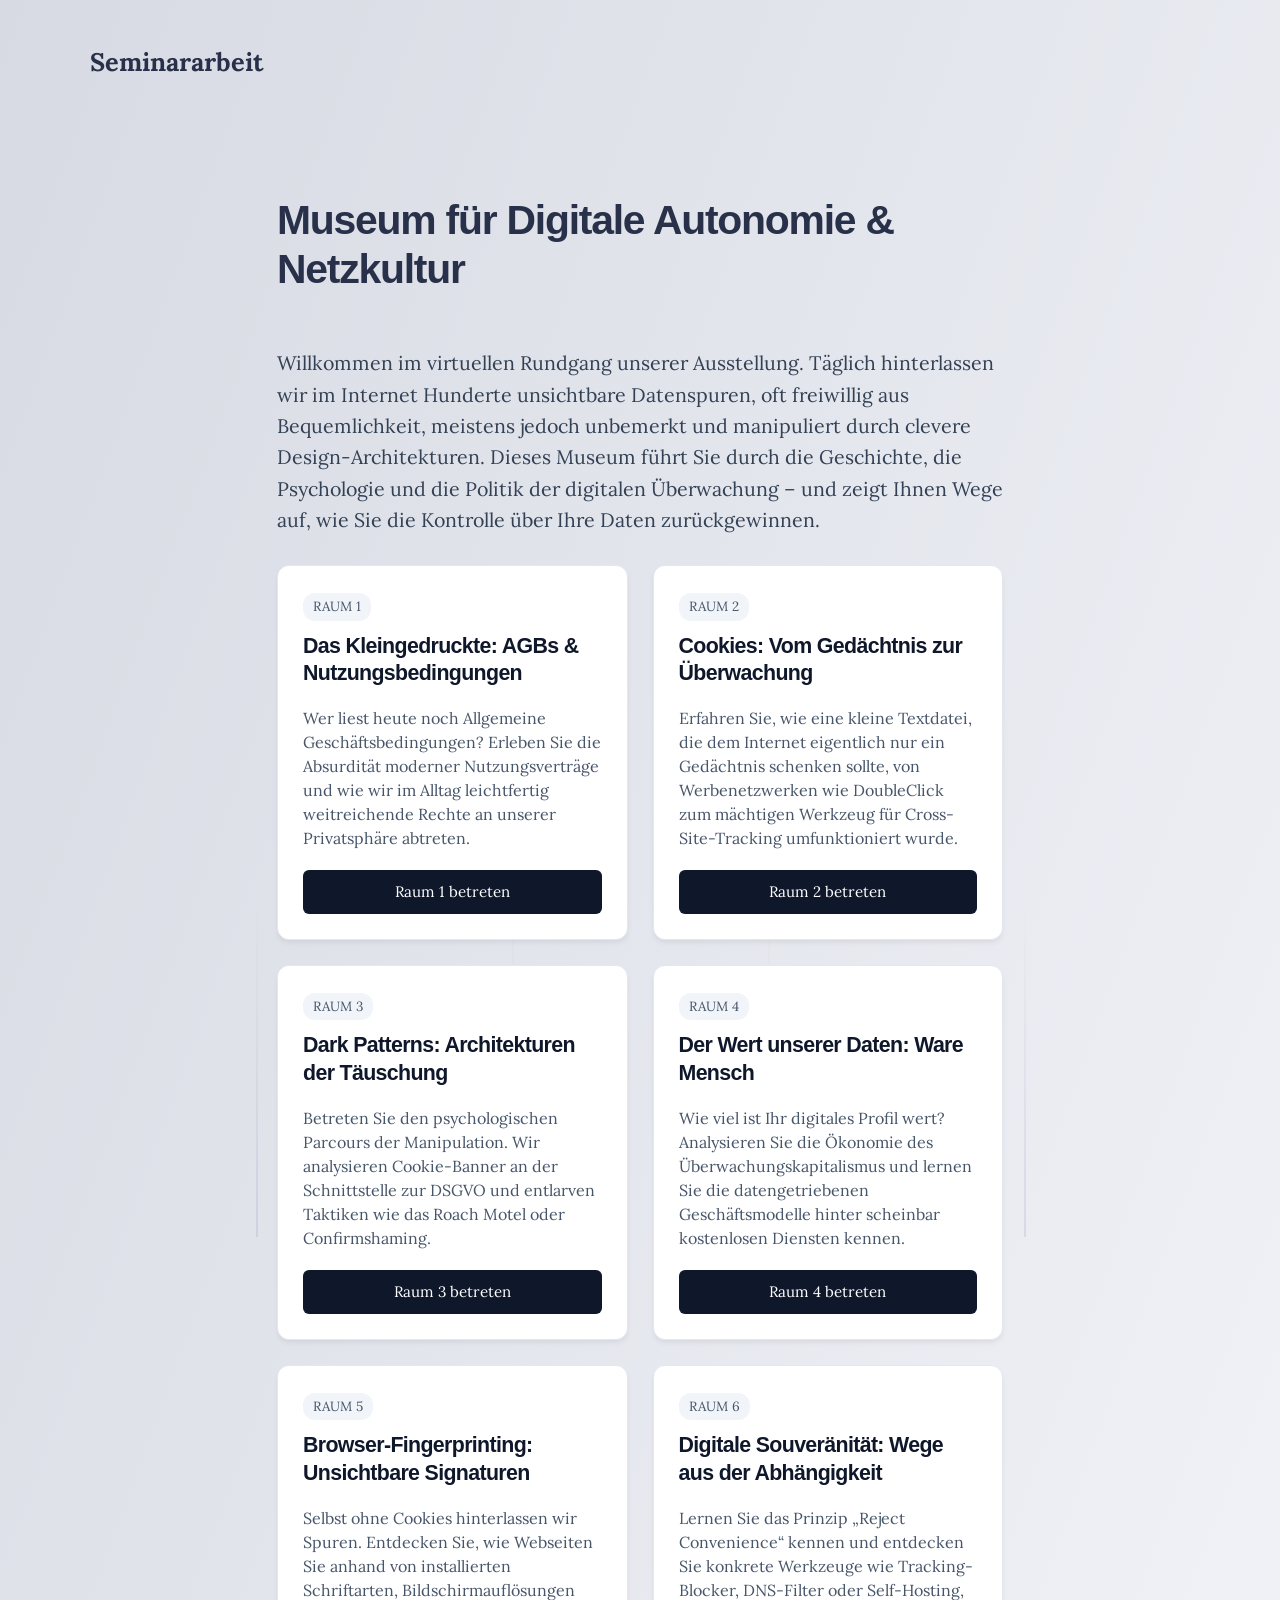
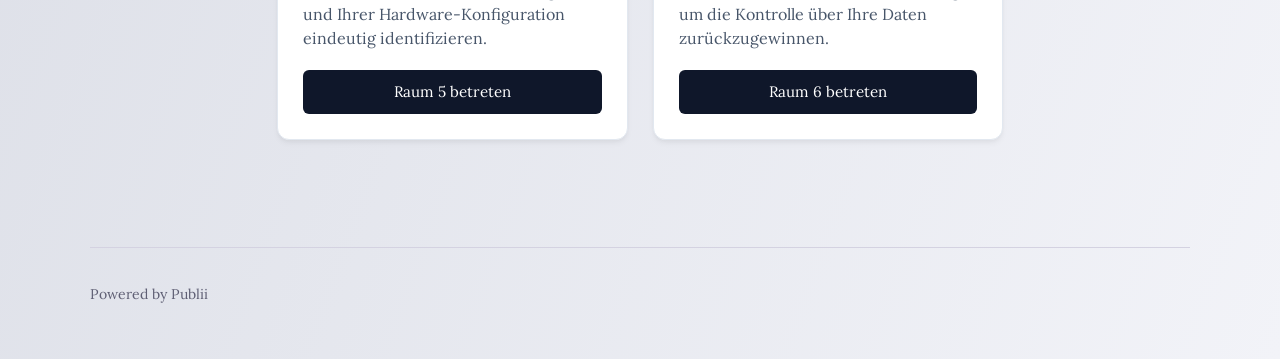
<file: seminararbeit-files/index.html>
<!DOCTYPE html>
<html lang="de">
<head>
    <meta charset="utf-8">
    <meta http-equiv="X-UA-Compatible" content="IE=edge">
    <meta name="viewport" content="width=device-width,initial-scale=1">
    <title>Museum für Digitale Autonomie &amp; Netzkultur - Seminararbeit</title>
    <meta name="description" content="Willkommen im virtuellen Rundgang unserer Ausstellung. Täglich hinterlassen wir im Internet Hunderte unsichtbare Datenspuren, oft freiwillig aus Bequemlichkeit, meistens jedoch&hellip;">
    <meta name="generator" content="Publii Open-Source CMS for Static Site">
    <link rel="canonical" href="./">
    <link rel="preload" href="./assets/dynamic/fonts/lora/lora.woff2" as="font" type="font/woff2" crossorigin>
    <link rel="preload" href="./assets/dynamic/fonts/lora/lora-italic.woff2" as="font" type="font/woff2" crossorigin>
    <link rel="stylesheet" href="./assets/css/style.css?v=28a5eb87a5143db8fe2c1caca7e38a51">
    <script type="application/ld+json">
    {
        "@context": "http://schema.org",
        "@type": "Article",
        "mainEntityOfPage": {
            "@type": "WebPage",
            "@id": "./"
        },
        "headline": "Museum für Digitale Autonomie & Netzkultur",
        "datePublished": "2026-06-14T15:23+02:00",
        "dateModified": "2026-06-15T05:01+02:00",
        "description": "Willkommen im virtuellen Rundgang unserer Ausstellung. Täglich hinterlassen wir im Internet Hunderte unsichtbare Datenspuren, oft freiwillig aus Bequemlichkeit, meistens jedoch&hellip;",
        "author": {
            "@type": "Person",
            "name": "Frederick Berns",
            "url": "./authors/frederick-berns/"
        },
        "publisher": {
            "@type": "Organization",
            "name": "Frederick Berns"
        }
    }
    </script>
    <noscript>
        <style>
            img[loading] {
                opacity: 1;
            }
        </style>
    </noscript>

    <!-- Custom CSS für das responsive Karten-Grid (Gekapselt, um Theme-Konflikte zu vermeiden) -->
    <style>
        .museum-container {
            max-width: 1200px;
            margin: 40px auto;
            padding: 0 15px;
        }
        
        /* Grid-System: Passt sich der Bildschirmbreite flexibel an */
        .museum-grid {
            display: grid;
            grid-template-columns: repeat(auto-fit, minmax(320px, 1fr));
            gap: 25px;
            margin-top: 30px;
        }

        /* Die abgerundeten Karten */
        .museum-card {
            background: #ffffff;
            border: 1px solid #e2e8f0;
            border-radius: 12px;
            padding: 25px;
            box-shadow: 0 4px 6px -1px rgba(0, 0, 0, 0.05), 0 2px 4px -1px rgba(0, 0, 0, 0.03);
            display: flex;
            flex-direction: column;
            justify-content: space-between;
            transition: all 0.3s cubic-bezier(0.4, 0, 0.2, 1);
            position: relative;
            overflow: hidden;
            min-height: 280px;
        }

        /* Premium-Effekt beim Drüberfahren mit der Maus */
        .museum-card:hover {
            transform: translateY(-5px);
            box-shadow: 0 10px 15px -3px rgba(0, 0, 0, 0.08), 0 4px 6px -2px rgba(0, 0, 0, 0.04);
            border-color: #cbd5e1;
        }

        /* Kleine Raumnummerierung als Deko */
        .museum-card-badge {
            display: inline-block;
            background: #f1f5f9;
            color: #475569;
            padding: 3px 10px;
            border-radius: 12px;
            font-size: 0.75rem;
            font-weight: 600;
            margin-bottom: 12px;
            align-self: flex-start;
        }

        .museum-card-title {
            margin-top: 0;
            margin-bottom: 10px;
            font-size: 1.2rem;
            color: #0f172a;
            font-weight: bold;
            line-height: 1.3;
        }

        .museum-card-desc {
            color: #475569;
            font-size: 0.9rem;
            line-height: 1.5;
            margin-bottom: 20px;
            flex-grow: 1; /* Schiebt den Button immer nach ganz unten */
        }

        /* Der interaktive Link-Button */
        .museum-card-button {
            display: inline-block;
            background: #0f172a;
            color: #ffffff !important;
            padding: 10px 18px;
            border-radius: 6px;
            text-decoration: none !important;
            font-size: 0.85rem;
            font-weight: bold;
            text-align: center;
            transition: background 0.2s ease;
            width: 100%;
            box-sizing: border-box;
        }

        .museum-card-button:hover {
            background: #334155;
        }
    </style>
</head>
<body class="page-template lines">
    <div class="container lines lines--right">
        <header class="header">
            <a href="index.html" class="logo">Seminararbeit</a>
        </header>
        
        <main class="main page">
            <article class="content">
                <header class="content__inner content__header">
                    <h1 class="content__title">Museum für Digitale Autonomie &amp; Netzkultur</h1>
                </header>
                
                <div class="content__inner">
                    <div class="content__entry">
                        <p style="font-size: 1.1rem; line-height: 1.6; color: #334155; margin-bottom: 30px;">
                            Willkommen im virtuellen Rundgang unserer Ausstellung. Täglich hinterlassen wir im Internet Hunderte unsichtbare Datenspuren, oft freiwillig aus Bequemlichkeit, meistens jedoch unbemerkt und manipuliert durch clevere Design-Architekturen. Dieses Museum führt Sie durch die Geschichte, die Psychologie und die Politik der digitalen Überwachung – und zeigt Ihnen Wege auf, wie Sie die Kontrolle über Ihre Daten zurückgewinnen.
                        </p>

                        <!-- Das neu strukturierte, responsive Ausstellungs-Grid -->
                        <div class="museum-grid">
                            
                            <!-- Raum 1: AGBs -->
                            <div class="museum-card">
                                <div>
                                    <span class="museum-card-badge">RAUM 1</span>
                                    <h3 class="museum-card-title">Das Kleingedruckte: AGBs &amp; Nutzungsbedingungen</h3>
                                    <p class="museum-card-desc">
                                        Wer liest heute noch Allgemeine Geschäftsbedingungen? Erleben Sie die Absurdität moderner Nutzungsverträge und wie wir im Alltag leichtfertig weitreichende Rechte an unserer Privatsphäre abtreten.
                                    </p>
                                </div>
                                <a href="austellung-agbs.html" class="museum-card-button">Raum 1 betreten</a>
                            </div>

                            <!-- Raum 2: Cookies -->
                            <div class="museum-card">
                                <div>
                                    <span class="museum-card-badge">RAUM 2</span>
                                    <h3 class="museum-card-title">Cookies: Vom Gedächtnis zur Überwachung</h3>
                                    <p class="museum-card-desc">
                                        Erfahren Sie, wie eine kleine Textdatei, die dem Internet eigentlich nur ein Gedächtnis schenken sollte, von Werbenetzwerken wie DoubleClick zum mächtigen Werkzeug für Cross-Site-Tracking umfunktioniert wurde.
                                    </p>
                                </div>
                                <a href="ausstellung-cookies.html" class="museum-card-button">Raum 2 betreten</a>
                            </div>

                            <!-- Raum 3: Dark Patterns -->
                            <div class="museum-card">
                                <div>
                                    <span class="museum-card-badge">RAUM 3</span>
                                    <h3 class="museum-card-title">Dark Patterns: Architekturen der Täuschung</h3>
                                    <p class="museum-card-desc">
                                        Betreten Sie den psychologischen Parcours der Manipulation. Wir analysieren Cookie-Banner an der Schnittstelle zur DSGVO und entlarven Taktiken wie das Roach Motel oder Confirmshaming.
                                    </p>
                                </div>
                                <a href="ausstellung-dark-patterns.html" class="museum-card-button">Raum 3 betreten</a>
                            </div>

                            <!-- Raum 4: Der Wert unserer Daten -->
                            <div class="museum-card">
                                <div>
                                    <span class="museum-card-badge">RAUM 4</span>
                                    <h3 class="museum-card-title">Der Wert unserer Daten: Ware Mensch</h3>
                                    <p class="museum-card-desc">
                                        Wie viel ist Ihr digitales Profil wert? Analysieren Sie die Ökonomie des Überwachungskapitalismus und lernen Sie die datengetriebenen Geschäftsmodelle hinter scheinbar kostenlosen Diensten kennen.
                                    </p>
                                </div>
                                <a href="austellung-daten-wert.html" class="museum-card-button">Raum 4 betreten</a>
                            </div>

                            <!-- Raum 5: Der digitale Fingerabdruck -->
                            <div class="museum-card">
                                <div>
                                    <span class="museum-card-badge">RAUM 5</span>
                                    <h3 class="museum-card-title">Browser-Fingerprinting: Unsichtbare Signaturen</h3>
                                    <p class="museum-card-desc">
                                        Selbst ohne Cookies hinterlassen wir Spuren. Entdecken Sie, wie Webseiten Sie anhand von installierten Schriftarten, Bildschirmauflösungen und Ihrer Hardware-Konfiguration eindeutig identifizieren.
                                    </p>
                                </div>
                                <a href="ausstellung-online-fingerabdruck.html" class="museum-card-button">Raum 5 betreten</a>
                            </div>

                            <!-- Raum 6: Digitale Souveränität -->
                            <div class="museum-card">
                                <div>
                                    <span class="museum-card-badge">RAUM 6</span>
                                    <h3 class="museum-card-title">Digitale Souveränität: Wege aus der Abhängigkeit</h3>
                                    <p class="museum-card-desc">
                                        Lernen Sie das Prinzip „Reject Convenience“ kennen und entdecken Sie konkrete Werkzeuge wie Tracking-Blocker, DNS-Filter oder Self-Hosting, um die Kontrolle über Ihre Daten zurückzugewinnen.
                                    </p>
                                </div>
                                <a href="ausstellung-digitale-souveraenitaet.html" class="museum-card-button">Raum 6 betreten</a>
                            </div>

                        </div> <!-- Ende museum-grid -->
                    </div>
                </div>
            </article>
        </main>
        
        <footer class="footer">
            <div class="footer__left">
                <div class="footer__copy">Powered by Publii</div>
            </div>
            <button onclick="backToTopFunction()" id="backToTop" class="footer__bttop" aria-label="Back to top" title="Back to top">
                <svg><use xlink:href="./assets/svg/svg-map.svg#toparrow"/></svg>
            </button>
        </footer>
    </div>

    <script>
        window.publiiThemeMenuConfig = {
            mobileMenuMode: 'sidebar',
            animationSpeed: 300,
            submenuWidth: 'auto',
            doubleClickTime: 500,
            mobileMenuExpandableSubmenus: true,
            relatedContainerForOverlayMenuSelector: '.navbar',
        };
    </script>
    <script defer="defer" src="./assets/js/scripts.min.js?v=628f9b14187b480516b6c7f8be1e7585"></script>
    <script>
        function publiiDetectLoadedImages () {
            var images = document.querySelectorAll('img[loading]:not(.is-loaded)');
            for (var i = 0; i < images.length; i++) {
                if (images[i].complete) {
                    images[i].classList.add('is-loaded');
                    images[i].parentNode.classList.remove('is-img-loading');
                } else {
                    images[i].addEventListener('load', function () {
                        this.classList.add('is-loaded');
                        this.parentNode.classList.remove('is-img-loading');
                    }, false);
                }
            }
        }
        publiiDetectLoadedImages();
    </script>
</body>
</html>
</file>
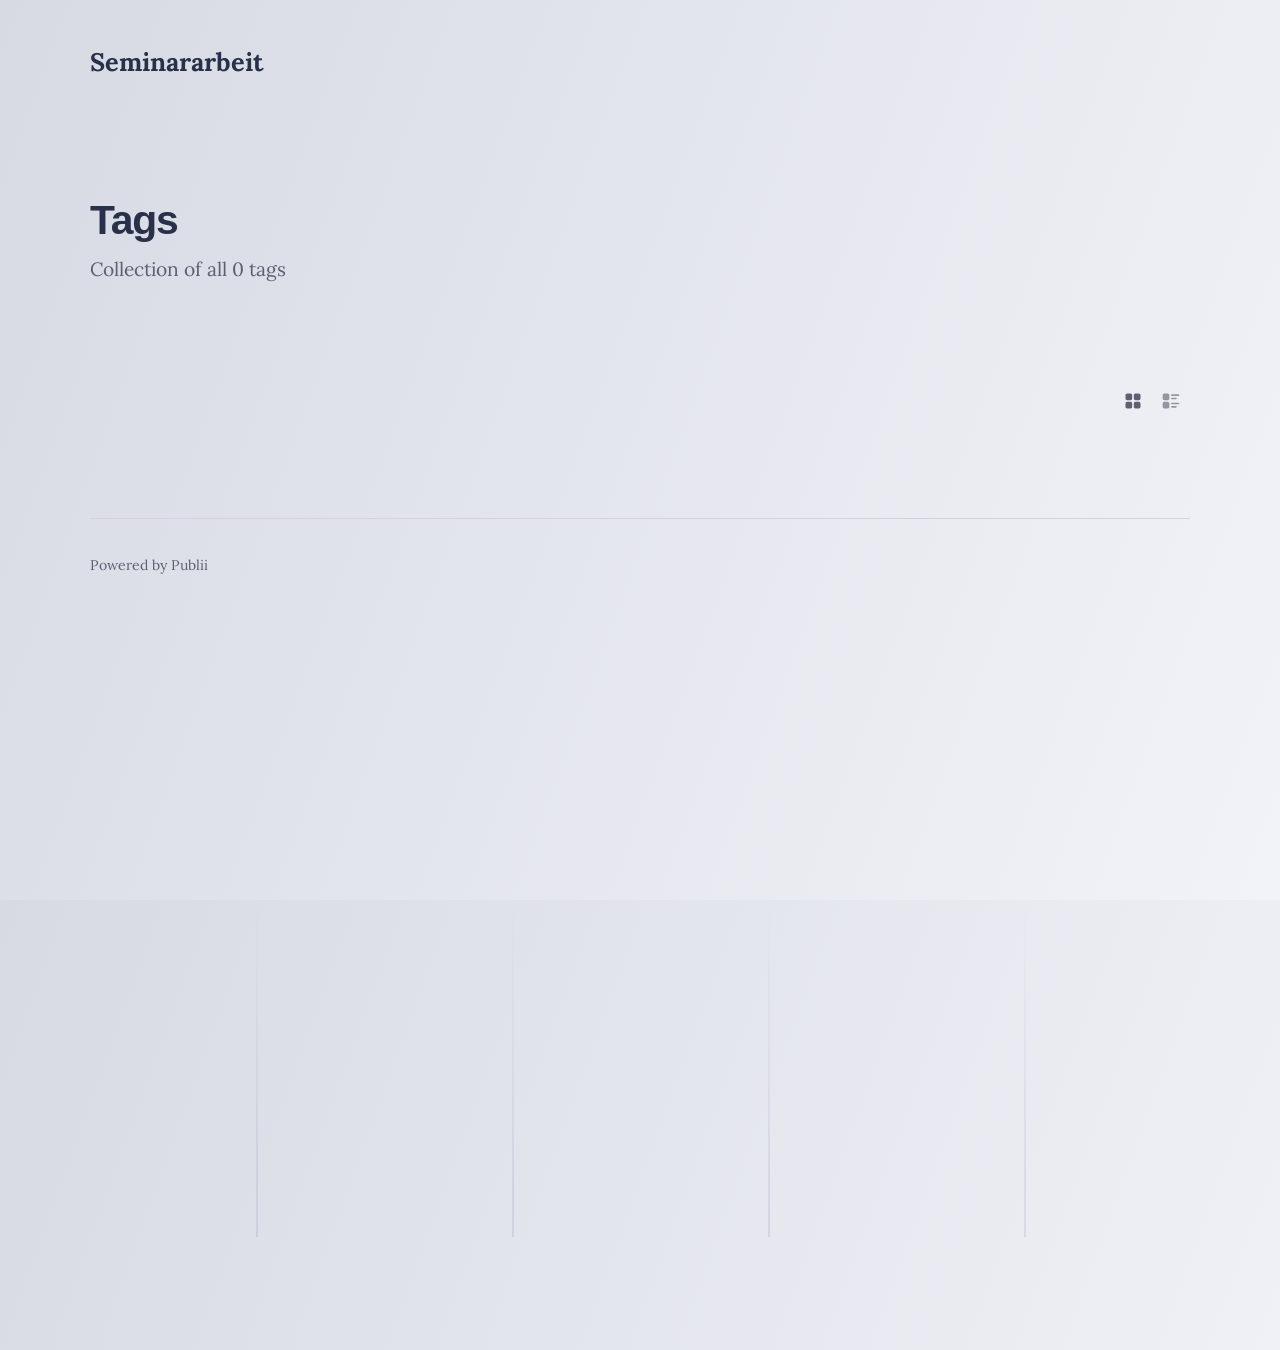
<file: seminararbeit-files/tags/index.html>
<!DOCTYPE html><html lang="de"><head><meta charset="utf-8"><meta http-equiv="X-UA-Compatible" content="IE=edge"><meta name="viewport" content="width=device-width,initial-scale=1"><title>All tags - Seminararbeit</title><meta name="robots" content="noindex, follow"><meta name="generator" content="Publii Open-Source CMS for Static Site"><link rel="preload" href="./../assets/dynamic/fonts/lora/lora.woff2" as="font" type="font/woff2" crossorigin><link rel="preload" href="./../assets/dynamic/fonts/lora/lora-italic.woff2" as="font" type="font/woff2" crossorigin><link rel="stylesheet" href="./../assets/css/style.css?v=28a5eb87a5143db8fe2c1caca7e38a51"><script type="application/ld+json">{"@context":"http://schema.org","@type":"Organization","name":"Seminararbeit","url":"./../"}</script><noscript><style>img[loading] {
                    opacity: 1;
                }</style></noscript></head><body class="tags-template lines"><div class="container lines lines--right"><header class="header"><a href="./../" class="logo">Seminararbeit</a></header><main class="main page page--tags"><div class="hero"><h1>Tags</h1><p>Collection of all 0 tags</p></div><div class="main__content"><div class="l-options nomobile"><div class="l-options__item switchers"><button class="switchers__item is-active"><svg width="20" height="20" fill="currentColor"><use xlink:href="./../assets/svg/svg-map.svg#switcher-grid"/></svg></button> <button class="switchers__item"><svg width="20" height="20" fill="currentColor"><use xlink:href="./../assets/svg/svg-map.svg#switcher-rows"/></svg></button></div></div><ul class="l-grid l-grid--2"></ul></div></main><footer class="footer"><div class="footer__left"><div class="footer__copy">Powered by Publii</div></div><button onclick="backToTopFunction()" id="backToTop" class="footer__bttop" aria-label="Back to top" title="Back to top"><svg><use xlink:href="./../assets/svg/svg-map.svg#toparrow"/></svg></button></footer></div><script>window.publiiThemeMenuConfig = { mobileMenuMode: 'sidebar', animationSpeed: 300, submenuWidth: 'auto', doubleClickTime: 500, mobileMenuExpandableSubmenus: true, relatedContainerForOverlayMenuSelector: '.navbar', };</script><script defer="defer" src="./../assets/js/scripts.min.js?v=628f9b14187b480516b6c7f8be1e7585"></script><script>function publiiDetectLoadedImages () {
         var images = document.querySelectorAll('img[loading]:not(.is-loaded)');
         for (var i = 0; i < images.length; i++) {
            if (images[i].complete) {
               images[i].classList.add('is-loaded');
               images[i].parentNode.classList.remove('is-img-loading');
            } else {
               images[i].addEventListener('load', function () {
                  this.classList.add('is-loaded');
                  this.parentNode.classList.remove('is-img-loading');
               }, false);
            }
         }
      }
      publiiDetectLoadedImages();</script></body></html>
</file>
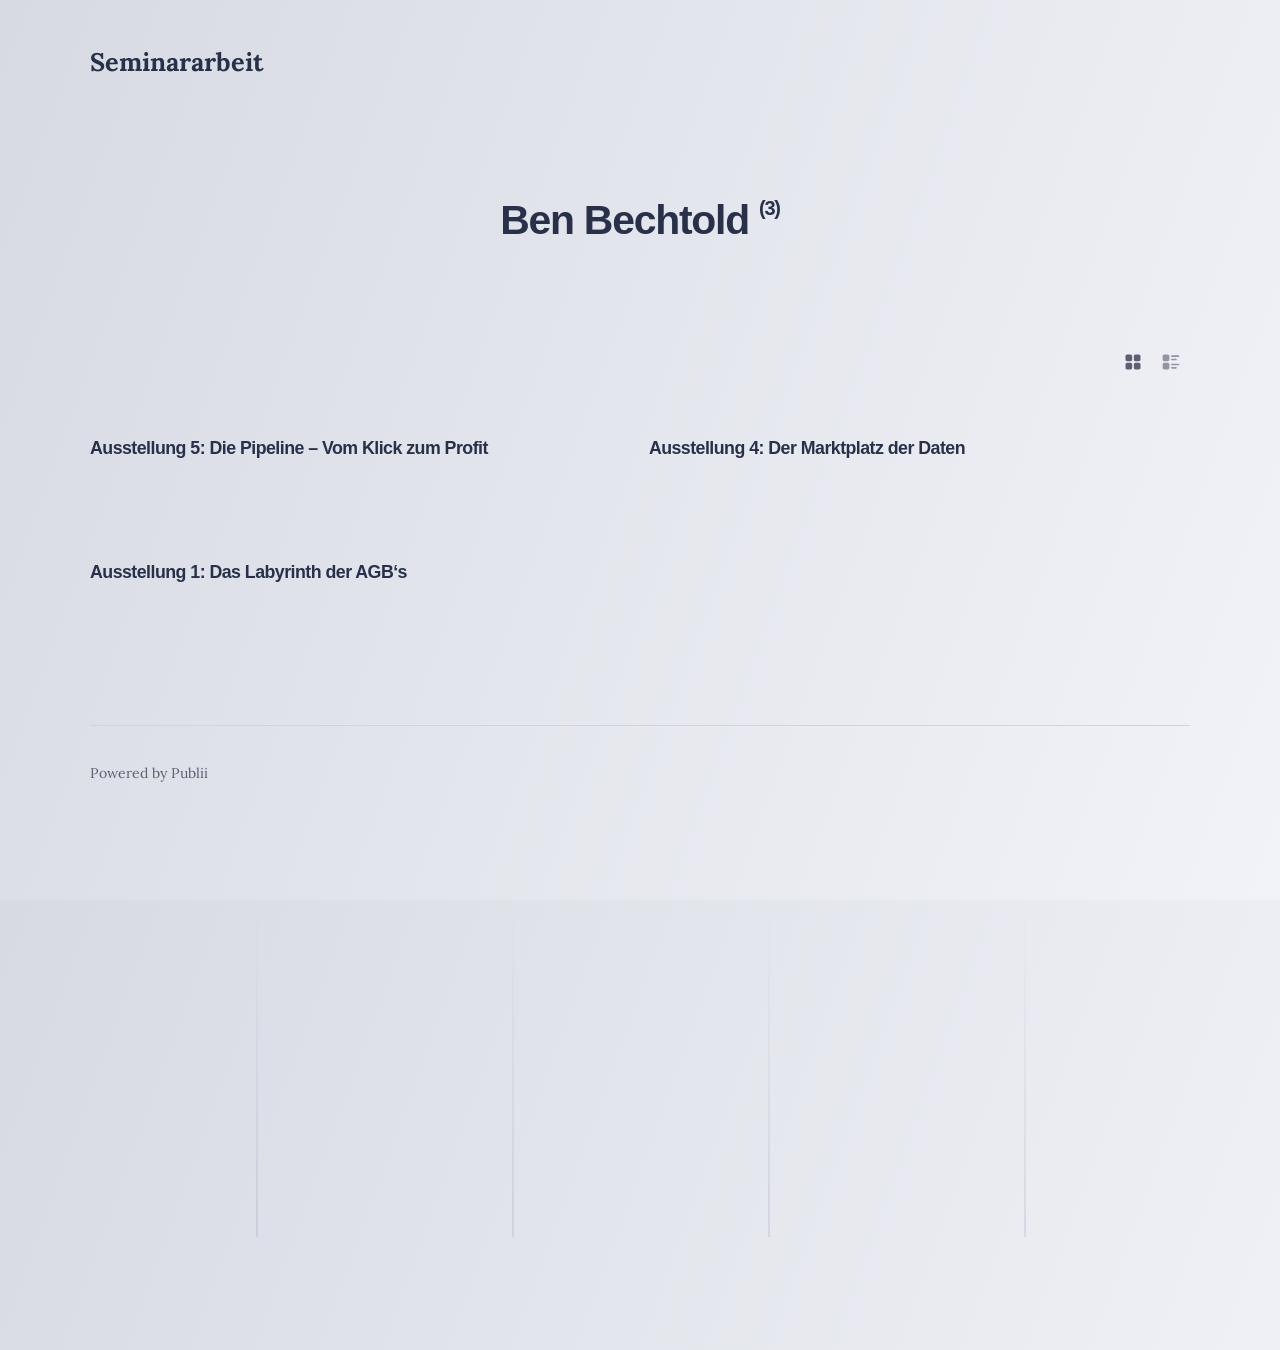
<file: seminararbeit-files/authors/ben-bechtold/index.html>
<!DOCTYPE html><html lang="de"><head><meta charset="utf-8"><meta http-equiv="X-UA-Compatible" content="IE=edge"><meta name="viewport" content="width=device-width,initial-scale=1"><title>Author: Ben Bechtold - Seminararbeit</title><meta name="robots" content="noindex, follow"><meta name="generator" content="Publii Open-Source CMS for Static Site"><link rel="preload" href="./../../assets/dynamic/fonts/lora/lora.woff2" as="font" type="font/woff2" crossorigin><link rel="preload" href="./../../assets/dynamic/fonts/lora/lora-italic.woff2" as="font" type="font/woff2" crossorigin><link rel="stylesheet" href="./../../assets/css/style.css?v=28a5eb87a5143db8fe2c1caca7e38a51"><script type="application/ld+json">{"@context":"http://schema.org","@type":"Organization","name":"Seminararbeit","url":"./../../"}</script><noscript><style>img[loading] {
                    opacity: 1;
                }</style></noscript></head><body class="author-template lines"><div class="container lines lines--right"><header class="header"><a href="./../../" class="logo">Seminararbeit</a></header><main class="main page page--author"><div class="hero hero--centered"><h1>Ben Bechtold <sup>(3)</sup></h1></div><div class="main__content"><div class="l-options nomobile"><div class="l-options__item switchers"><button class="switchers__item is-active"><svg width="20" height="20" fill="currentColor"><use xlink:href="./../../assets/svg/svg-map.svg#switcher-grid"/></svg></button> <button class="switchers__item"><svg width="20" height="20" fill="currentColor"><use xlink:href="./../../assets/svg/svg-map.svg#switcher-rows"/></svg></button></div></div><div class="l-grid l-grid--2"><article class="c-card"><div class="c-card__wrapper"><div class="c-card__content"><header><h2 class="c-card__title"><a href="./../../ausstellung-online-fingerabdruck.html" class="invert">Ausstellung 5: Die Pipeline – Vom Klick zum Profit</a></h2></header><footer class="c-card__meta"></footer></div></div></article><article class="c-card"><div class="c-card__wrapper"><div class="c-card__content"><header><h2 class="c-card__title"><a href="./../../austellung-daten-wert.html" class="invert">Ausstellung 4: Der Marktplatz der Daten</a></h2></header><footer class="c-card__meta"></footer></div></div></article><article class="c-card"><div class="c-card__wrapper"><div class="c-card__content"><header><h2 class="c-card__title"><a href="./../../austellung-agbs.html" class="invert">Ausstellung 1: Das Labyrinth der AGB‘s</a></h2></header><footer class="c-card__meta"></footer></div></div></article></div></div></main><footer class="footer"><div class="footer__left"><div class="footer__copy">Powered by Publii</div></div><button onclick="backToTopFunction()" id="backToTop" class="footer__bttop" aria-label="Back to top" title="Back to top"><svg><use xlink:href="./../../assets/svg/svg-map.svg#toparrow"/></svg></button></footer></div><script>window.publiiThemeMenuConfig = { mobileMenuMode: 'sidebar', animationSpeed: 300, submenuWidth: 'auto', doubleClickTime: 500, mobileMenuExpandableSubmenus: true, relatedContainerForOverlayMenuSelector: '.navbar', };</script><script defer="defer" src="./../../assets/js/scripts.min.js?v=628f9b14187b480516b6c7f8be1e7585"></script><script>function publiiDetectLoadedImages () {
         var images = document.querySelectorAll('img[loading]:not(.is-loaded)');
         for (var i = 0; i < images.length; i++) {
            if (images[i].complete) {
               images[i].classList.add('is-loaded');
               images[i].parentNode.classList.remove('is-img-loading');
            } else {
               images[i].addEventListener('load', function () {
                  this.classList.add('is-loaded');
                  this.parentNode.classList.remove('is-img-loading');
               }, false);
            }
         }
      }
      publiiDetectLoadedImages();</script></body></html>
</file>
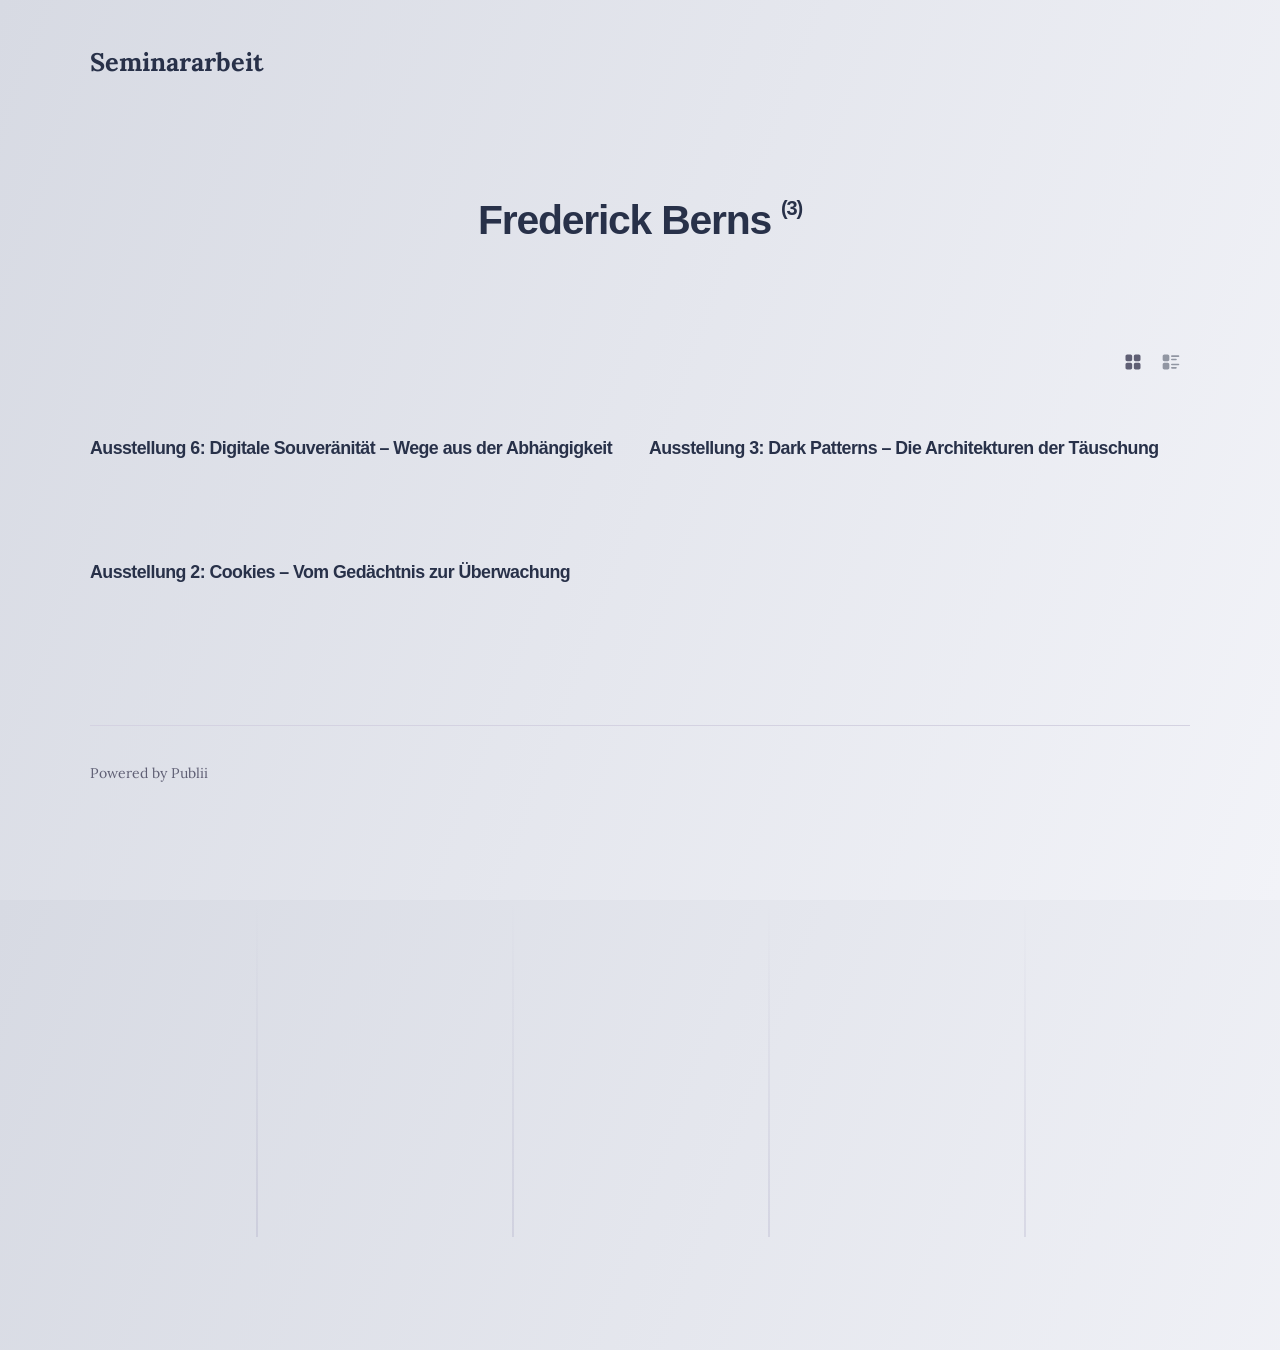
<file: seminararbeit-files/authors/frederick-berns/index.html>
<!DOCTYPE html><html lang="de"><head><meta charset="utf-8"><meta http-equiv="X-UA-Compatible" content="IE=edge"><meta name="viewport" content="width=device-width,initial-scale=1"><title>Author: Frederick Berns - Seminararbeit</title><meta name="robots" content="noindex, follow"><meta name="generator" content="Publii Open-Source CMS for Static Site"><link rel="preload" href="./../../assets/dynamic/fonts/lora/lora.woff2" as="font" type="font/woff2" crossorigin><link rel="preload" href="./../../assets/dynamic/fonts/lora/lora-italic.woff2" as="font" type="font/woff2" crossorigin><link rel="stylesheet" href="./../../assets/css/style.css?v=28a5eb87a5143db8fe2c1caca7e38a51"><script type="application/ld+json">{"@context":"http://schema.org","@type":"Organization","name":"Seminararbeit","url":"./../../"}</script><noscript><style>img[loading] {
                    opacity: 1;
                }</style></noscript></head><body class="author-template lines"><div class="container lines lines--right"><header class="header"><a href="./../../" class="logo">Seminararbeit</a></header><main class="main page page--author"><div class="hero hero--centered"><h1>Frederick Berns <sup>(3)</sup></h1></div><div class="main__content"><div class="l-options nomobile"><div class="l-options__item switchers"><button class="switchers__item is-active"><svg width="20" height="20" fill="currentColor"><use xlink:href="./../../assets/svg/svg-map.svg#switcher-grid"/></svg></button> <button class="switchers__item"><svg width="20" height="20" fill="currentColor"><use xlink:href="./../../assets/svg/svg-map.svg#switcher-rows"/></svg></button></div></div><div class="l-grid l-grid--2"><article class="c-card"><div class="c-card__wrapper"><div class="c-card__content"><header><h2 class="c-card__title"><a href="./../../ausstellung-digitale-souveraenitaet.html" class="invert">Ausstellung 6: Digitale Souveränität – Wege aus der Abhängigkeit</a></h2></header><footer class="c-card__meta"></footer></div></div></article><article class="c-card"><div class="c-card__wrapper"><div class="c-card__content"><header><h2 class="c-card__title"><a href="./../../ausstellung-dark-patterns.html" class="invert">Ausstellung 3: Dark Patterns – Die Architekturen der Täuschung</a></h2></header><footer class="c-card__meta"></footer></div></div></article><article class="c-card"><div class="c-card__wrapper"><div class="c-card__content"><header><h2 class="c-card__title"><a href="./../../ausstellung-cookies.html" class="invert">Ausstellung 2: Cookies – Vom Gedächtnis zur Überwachung</a></h2></header><footer class="c-card__meta"></footer></div></div></article></div></div></main><footer class="footer"><div class="footer__left"><div class="footer__copy">Powered by Publii</div></div><button onclick="backToTopFunction()" id="backToTop" class="footer__bttop" aria-label="Back to top" title="Back to top"><svg><use xlink:href="./../../assets/svg/svg-map.svg#toparrow"/></svg></button></footer></div><script>window.publiiThemeMenuConfig = { mobileMenuMode: 'sidebar', animationSpeed: 300, submenuWidth: 'auto', doubleClickTime: 500, mobileMenuExpandableSubmenus: true, relatedContainerForOverlayMenuSelector: '.navbar', };</script><script defer="defer" src="./../../assets/js/scripts.min.js?v=628f9b14187b480516b6c7f8be1e7585"></script><script>function publiiDetectLoadedImages () {
         var images = document.querySelectorAll('img[loading]:not(.is-loaded)');
         for (var i = 0; i < images.length; i++) {
            if (images[i].complete) {
               images[i].classList.add('is-loaded');
               images[i].parentNode.classList.remove('is-img-loading');
            } else {
               images[i].addEventListener('load', function () {
                  this.classList.add('is-loaded');
                  this.parentNode.classList.remove('is-img-loading');
               }, false);
            }
         }
      }
      publiiDetectLoadedImages();</script></body></html>
</file>
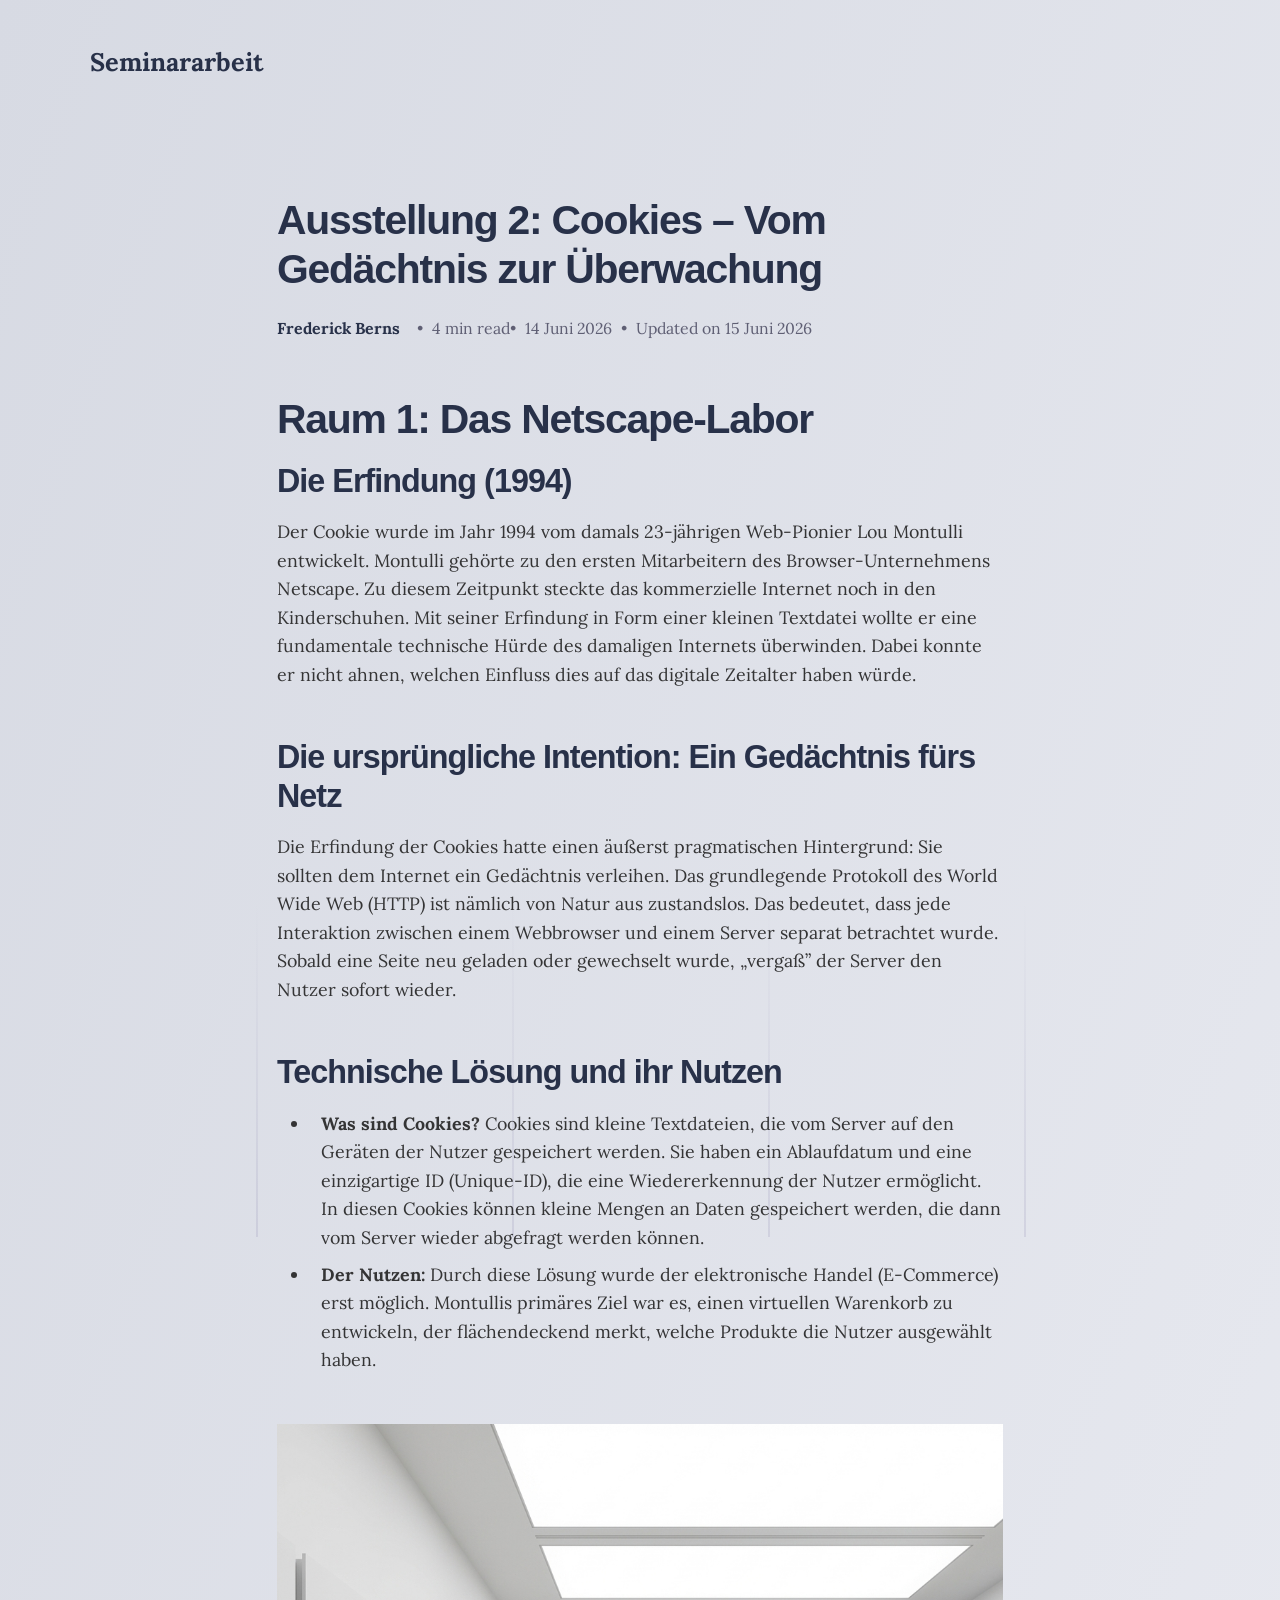
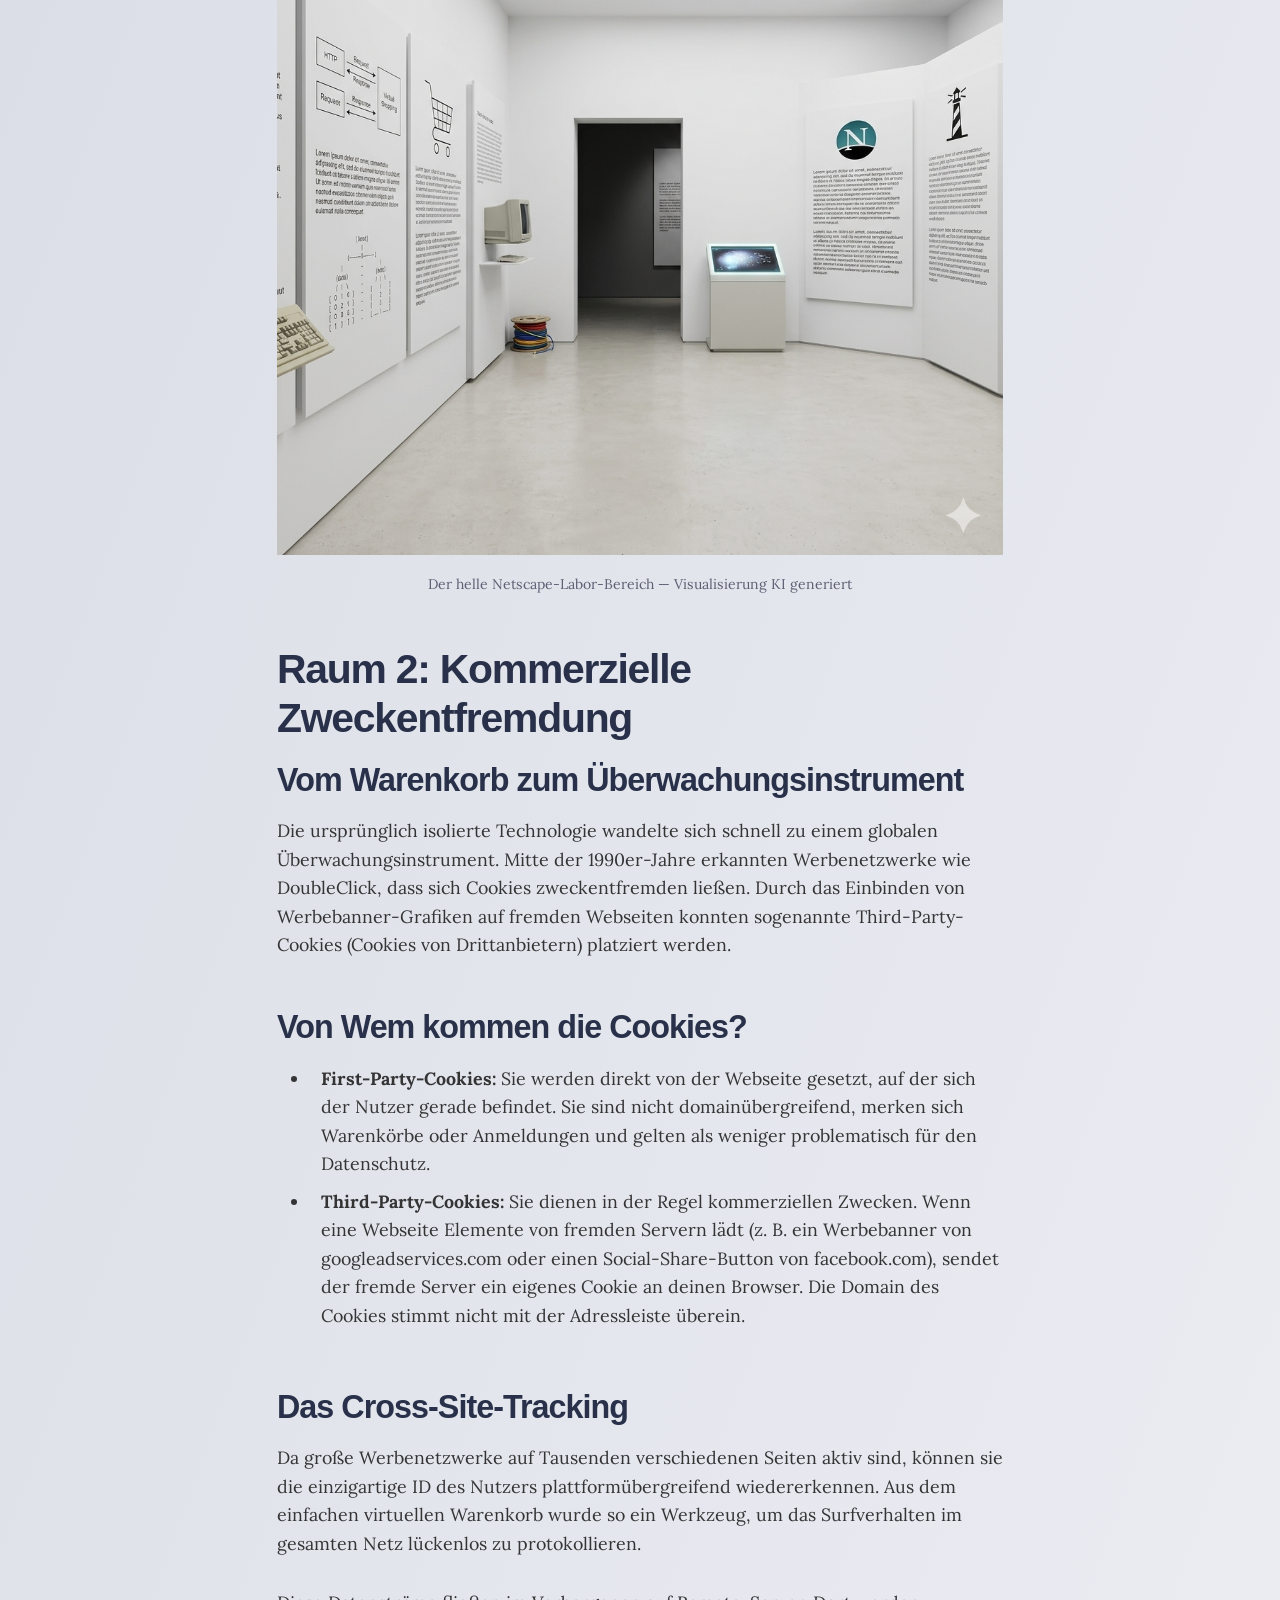
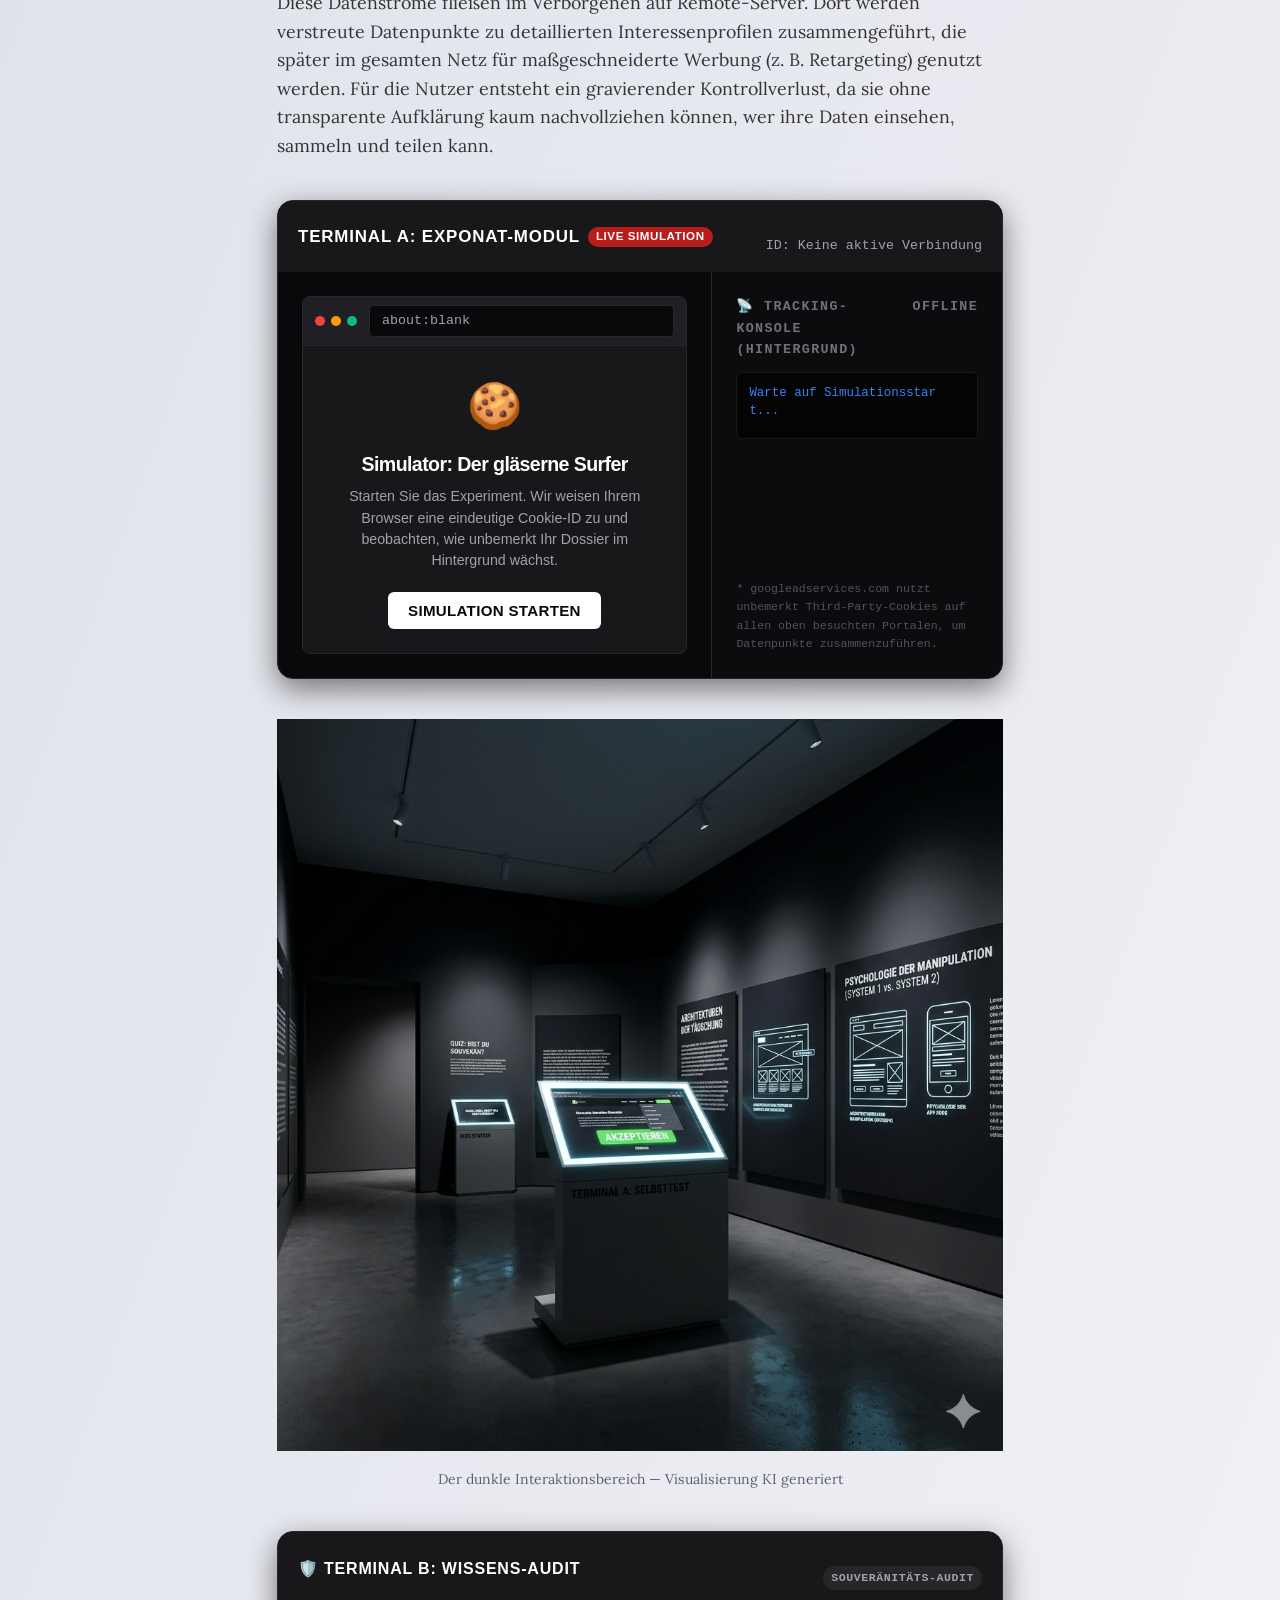
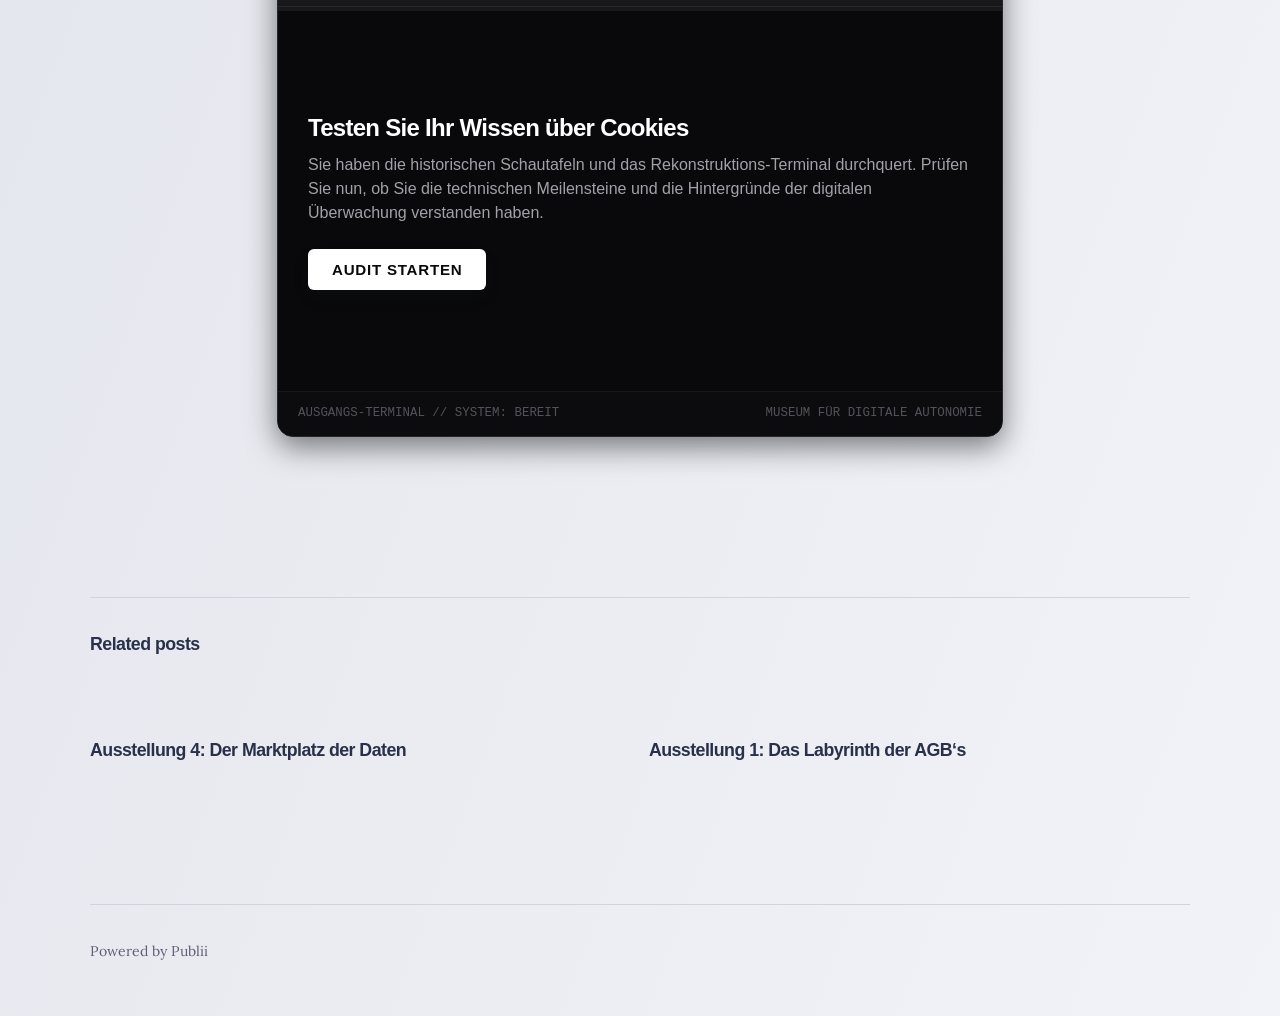
<file: seminararbeit-files/ausstellung-cookies.html>
<!DOCTYPE html><html lang="de"><head><meta charset="utf-8"><meta http-equiv="X-UA-Compatible" content="IE=edge"><meta name="viewport" content="width=device-width,initial-scale=1"><title>Ausstellung 2: Cookies – Vom Gedächtnis zur Überwachung - Seminararbeit</title><meta name="description" content="Raum 1: Das Netscape-Labor Die Erfindung (1994) Der Cookie wurde im Jahr 1994 vom damals 23-jährigen Web-Pionier Lou Montulli entwickelt."><meta name="generator" content="Publii Open-Source CMS for Static Site"><link rel="canonical" href="./ausstellung-cookies.html"><link rel="preload" href="./assets/dynamic/fonts/lora/lora.woff2" as="font" type="font/woff2" crossorigin><link rel="preload" href="./assets/dynamic/fonts/lora/lora-italic.woff2" as="font" type="font/woff2" crossorigin><link rel="stylesheet" href="./assets/css/style.css?v=28a5eb87a5143db8fe2c1caca7e38a51"><script type="application/ld+json">{"@context":"http://schema.org","@type":"Article","mainEntityOfPage":{"@type":"WebPage","@id":"./ausstellung-cookies.html"},"headline":"Ausstellung 2: Cookies – Vom Gedächtnis zur Überwachung","datePublished":"2026-06-14T15:18+02:00","dateModified":"2026-06-15T05:10+02:00","description":"Raum 1: Das Netscape-Labor Die Erfindung (1994) Der Cookie wurde im Jahr 1994 vom damals 23-jährigen Web-Pionier Lou Montulli entwickelt.","author":{"@type":"Person","name":"Frederick Berns","url":"./authors/frederick-berns/"},"publisher":{"@type":"Organization","name":"Frederick Berns"}}</script><noscript><style>img[loading] {
                    opacity: 1;
                }</style></noscript></head><body class="post-template lines"><div class="container lines lines--right"><header class="header"><a href="index.html" class="logo">Seminararbeit</a></header><main class="main post"><article class="content"><header class="content__inner content__header"><h1 class="content__title">Ausstellung 2: Cookies – Vom Gedächtnis zur Überwachung</h1><div class="content__meta"><div class="content__meta__left"><a href="./authors/frederick-berns/" class="invert content__author" rel="author" title="Frederick Berns">Frederick Berns </a><span class="reading-time" aria-label="4 min read">4 min read</span></div><div class="content__meta__right"><time datetime="2026-06-14T15:18" class="content__date">14 Juni 2026</time><div class="content__updated">Updated on <time datetime="2026-06-14T15:18" class="content__date">15 Juni 2026</time></div></div></div></header><div class="content__inner"><div class="content__entry"><h1 id="raum-1-das-netscape-labor">Raum 1: Das Netscape-Labor</h1><h2 id="die-erfindung-1994">Die Erfindung (1994)</h2><p>Der Cookie wurde im Jahr 1994 vom damals 23-jährigen Web-Pionier Lou Montulli entwickelt. Montulli gehörte zu den ersten Mitarbeitern des Browser-Unternehmens Netscape. Zu diesem Zeitpunkt steckte das kommerzielle Internet noch in den Kinderschuhen. Mit seiner Erfindung in Form einer kleinen Textdatei wollte er eine fundamentale technische Hürde des damaligen Internets überwinden. Dabei konnte er nicht ahnen, welchen Einfluss dies auf das digitale Zeitalter haben würde.</p><h2 id="die-urspruengliche-intention-ein-gedaechtnis-fuers-netz">Die ursprüngliche Intention: Ein Gedächtnis fürs Netz</h2><p>Die Erfindung der Cookies hatte einen äußerst pragmatischen Hintergrund: Sie sollten dem Internet ein Gedächtnis verleihen. Das grundlegende Protokoll des World Wide Web (HTTP) ist nämlich von Natur aus zustandslos. Das bedeutet, dass jede Interaktion zwischen einem Webbrowser und einem Server separat betrachtet wurde. Sobald eine Seite neu geladen oder gewechselt wurde, „vergaß” der Server den Nutzer sofort wieder.</p><h2 id="technische-loesung-und-ihr-nutzen">Technische Lösung und ihr Nutzen</h2><ul><li><strong>Was sind Cookies?</strong> Cookies sind kleine Textdateien, die vom Server auf den Geräten der Nutzer gespeichert werden. Sie haben ein Ablaufdatum und eine einzigartige ID (Unique-ID), die eine Wiedererkennung der Nutzer ermöglicht.<br>In diesen Cookies können kleine Mengen an Daten gespeichert werden, die dann vom Server wieder abgefragt werden können.</li><li><strong>Der Nutzen:</strong> Durch diese Lösung wurde der elektronische Handel (E-Commerce) erst möglich. Montullis primäres Ziel war es, einen virtuellen Warenkorb zu entwickeln, der flächendeckend merkt, welche Produkte die Nutzer ausgewählt haben.</li></ul><figure class="post__image post__image--center"><img loading="lazy" src="./media/posts/4/Bild-Raum-1-Cookies.png" height="1032" width="1024" alt="" sizes="(min-width: 37.5em) 1600px, 80vw" srcset="./media/posts/4/responsive/Bild-Raum-1-Cookies-xs.png 384w, ./media/posts/4/responsive/Bild-Raum-1-Cookies-sm.png 600w, ./media/posts/4/responsive/Bild-Raum-1-Cookies-md.png 768w, ./media/posts/4/responsive/Bild-Raum-1-Cookies-lg.png 1200w, ./media/posts/4/responsive/Bild-Raum-1-Cookies-xl.png 1600w"><figcaption>Der helle Netscape-Labor-Bereich — Visualisierung KI generiert</figcaption></figure><h1 id="raum-2-kommerzielle-zweckentfremdung">Raum 2: Kommerzielle Zweckentfremdung</h1><h2 id="vom-warenkorb-zum-ueberwachungsinstrument">Vom Warenkorb zum Überwachungsinstrument</h2><p>Die ursprünglich isolierte Technologie wandelte sich schnell zu einem globalen Überwachungsinstrument. Mitte der 1990er-Jahre erkannten Werbenetzwerke wie DoubleClick, dass sich Cookies zweckentfremden ließen. Durch das Einbinden von Werbebanner-Grafiken auf fremden Webseiten konnten sogenannte Third-Party-Cookies (Cookies von Drittanbietern) platziert werden.</p><h2 id="von-wem-kommen-die-cookies">Von Wem kommen die Cookies?</h2><ul><li><strong>First-Party-Cookies:</strong> Sie werden direkt von der Webseite gesetzt, auf der sich der Nutzer gerade befindet. Sie sind nicht domainübergreifend, merken sich Warenkörbe oder Anmeldungen und gelten als weniger problematisch für den Datenschutz.</li><li><strong>Third-Party-Cookies:</strong> Sie dienen in der Regel kommerziellen Zwecken. Wenn eine Webseite Elemente von fremden Servern lädt (z. B. ein Werbebanner von googleadservices.com oder einen Social-Share-Button von facebook.com), sendet der fremde Server ein eigenes Cookie an deinen Browser. Die Domain des Cookies stimmt nicht mit der Adressleiste überein.</li></ul><h2 id="dasandnbspcross-site-trackingandnbsp">Das&nbsp;Cross-Site-Tracking&nbsp;</h2><p>Da große Werbenetzwerke auf Tausenden verschiedenen Seiten aktiv sind, können sie die einzigartige ID des Nutzers plattformübergreifend wiedererkennen. Aus dem einfachen virtuellen Warenkorb wurde so ein Werkzeug, um das Surfverhalten im gesamten Netz lückenlos zu protokollieren.</p><p>Diese Datenströme fließen im Verborgenen auf Remote-Server. Dort werden verstreute Datenpunkte zu detaillierten Interessenprofilen zusammengeführt, die später im gesamten Netz für maßgeschneiderte Werbung (z. B. Retargeting) genutzt werden. Für die Nutzer entsteht ein gravierender Kontrollverlust, da sie ohne transparente Aufklärung kaum nachvollziehen können, wer ihre Daten einsehen, sammeln und teilen kann.&nbsp;</p><div><style>/* Spezifisches Namespace-Styling um Konflikte mit Publii-Themes zu vermeiden */
    .ta-wrapper {
        box-sizing: border-box;
        font-family: -apple-system, BlinkMacSystemFont, "Segoe UI", Roboto, "Helvetica Neue", Arial, sans-serif;
        background: #09090b;
        color: #f4f4f5;
        border-radius: 16px;
        border: 1px solid #27272a;
        overflow: hidden;
        margin: 40px auto;
        max-width: 950px;
        box-shadow: 0 10px 30px rgba(0,0,0,0.5);
    }

    .ta-wrapper * {
        box-sizing: border-box;
    }

    /* Header */
    .ta-header {
        background: #18181b;
        border-b: 1px solid #27272a;
        padding: 16px 20px;
        display: flex;
        justify-content: space-between;
        align-items: center;
    }

    .ta-header-title {
        margin: 0;
        font-size: 0.95rem;
        font-weight: 700;
        letter-spacing: 0.05em;
        text-transform: uppercase;
        color: #ffffff;
        display: flex;
        align-items: center;
        gap: 8px;
    }

    .ta-header-badge {
        background: #b91c1c;
        color: #ffffff;
        font-size: 0.65rem;
        padding: 3px 8px;
        border-radius: 9999px;
        font-weight: bold;
        letter-spacing: 0.05em;
    }

    /* Hauptbereich Split-Screen */
    .ta-main {
        display: grid;
        grid-template-columns: 1fr;
    }

    @media (min-width: 768px) {
        .ta-main {
            grid-template-columns: 1.2fr 0.8fr;
        }
    }

    /* Linker Bereich: Der Browser-Simulator */
    .ta-browser-column {
        padding: 24px;
        border-bottom: 1px solid #27272a;
    }

    @media (min-width: 768px) {
        .ta-browser-column {
            border-bottom: none;
            border-right: 1px solid #27272a;
        }
    }

    /* Rechter Bereich: Die Tracking-Konsole */
    .ta-console-column {
        background: #0c0c0e;
        padding: 24px;
        display: flex;
        flex-direction: column;
        justify-content: space-between;
        min-height: 350px;
    }

    /* Browser-UI */
    .ta-browser-window {
        background: #18181b;
        border: 1px solid #27272a;
        border-radius: 8px;
        overflow: hidden;
        display: flex;
        flex-direction: column;
        min-height: 320px;
    }

    .ta-browser-bar {
        background: #202024;
        padding: 8px 12px;
        display: flex;
        align-items: center;
        gap: 12px;
        border-bottom: 1px solid #27272a;
    }

    .ta-browser-dots {
        display: flex;
        gap: 6px;
    }

    .ta-browser-dot {
        width: 10px;
        height: 10px;
        border-radius: 50%;
    }

    .ta-browser-dot.red { background: #ef4444; }
    .ta-browser-dot.yellow { background: #f59e0b; }
    .ta-browser-dot.green { background: #10b981; }

    .ta-browser-address {
        background: #09090b;
        border-radius: 4px;
        flex: 1;
        padding: 4px 12px;
        font-family: monospace;
        font-size: 0.75rem;
        color: #a1a1aa;
        border: 1px solid #27272a;
        overflow: hidden;
        text-overflow: ellipsis;
        white-space: nowrap;
    }

    /* Browser Content States */
    .ta-browser-content {
        padding: 24px;
        flex: 1;
        display: flex;
        flex-direction: column;
        justify-content: center;
        align-items: center;
        text-align: center;
    }

    /* Interaktive Buttons */
    .ta-btn {
        background: #ffffff;
        color: #09090b;
        border: none;
        padding: 10px 20px;
        font-size: 0.85rem;
        font-weight: bold;
        border-radius: 6px;
        cursor: pointer;
        transition: all 0.2s ease;
        text-transform: uppercase;
        letter-spacing: 0.02em;
        display: inline-flex;
        align-items: center;
        gap: 8px;
    }

    .ta-btn:hover {
        background: #e4e4e7;
        transform: translateY(-1px);
    }

    .ta-btn-secondary {
        background: #27272a;
        color: #f4f4f5;
        border: 1px solid #3f3f46;
    }

    .ta-btn-secondary:hover {
        background: #3f3f46;
    }

    /* Console Styles */
    .ta-console-title {
        font-family: monospace;
        font-size: 0.75rem;
        font-weight: bold;
        color: #71717a;
        text-transform: uppercase;
        letter-spacing: 0.1em;
        margin-bottom: 12px;
        display: flex;
        justify-content: space-between;
    }

    .ta-console-screen {
        background: #040405;
        border: 1px solid #18181b;
        border-radius: 6px;
        flex: 1;
        font-family: "JetBrains Mono", monospace;
        font-size: 0.7rem;
        line-height: 1.4;
        padding: 12px;
        overflow-y: auto;
        color: #10b981; /* Klassischer Matrix-Grünton */
        max-height: 250px;
        text-align: left;
    }

    .ta-console-line {
        margin-bottom: 6px;
        word-break: break-all;
    }

    .ta-console-line.system { color: #3b82f6; } /* Blau für System-Events */
    .ta-console-line.warning { color: #f59e0b; } /* Orange */
    .ta-console-line.danger { color: #ef4444; }  /* Rot für Tracking */

    /* Custom Webseiten-Mockups im Simulator */
    .ta-site-title {
        font-size: 1.1rem;
        font-weight: 800;
        margin: 0 0 10px 0;
        color: #ffffff;
    }

    .ta-site-text {
        font-size: 0.8rem;
        color: #a1a1aa;
        line-height: 1.5;
        margin: 0 0 20px 0;
        max-width: 320px;
    }

    .ta-shoe-card {
        background: #202024;
        border: 1px solid #27272a;
        border-radius: 8px;
        padding: 16px;
        margin-bottom: 16px;
        width: 100%;
        max-width: 240px;
    }

    /* Finales Dossier-Dashboard */
    .ta-dossier-grid {
        display: grid;
        grid-template-columns: 1fr;
        gap: 12px;
        width: 100%;
        text-align: left;
        margin-bottom: 20px;
    }

    @media (min-width: 480px) {
        .ta-dossier-grid {
            grid-template-columns: 1fr 1fr;
        }
    }

    .ta-dossier-box {
        background: #202024;
        border: 1px solid #27272a;
        padding: 12px;
        border-radius: 6px;
    }

    .ta-dossier-label {
        font-size: 0.65rem;
        text-transform: uppercase;
        color: #71717a;
        font-weight: bold;
    }

    .ta-dossier-value {
        font-size: 0.85rem;
        font-weight: bold;
        color: #ffffff;
        margin-top: 2px;
    }

    /* Das böse Werbebanner */
    .ta-ad-banner {
        width: 100%;
        background: linear-gradient(135deg, #1e1b4b 0%, #311042 100%);
        border: 2px solid #ec4899;
        border-radius: 8px;
        padding: 16px;
        color: #ffffff;
        text-align: center;
        margin-top: 15px;
        animation: pulseBorder 2s infinite;
    }

    @keyframes pulseBorder {
        0% { border-color: #ec4899; }
        50% { border-color: #f43f5e; box-shadow: 0 0 10px rgba(244, 63, 94, 0.4); }
        100% { border-color: #ec4899; }
    }</style><div class="ta-wrapper"><header class="ta-header"><h2 class="ta-header-title"><span>Terminal A: Exponat-Modul</span> <span class="ta-header-badge">LIVE SIMULATION</span></h2><div style="font-family: monospace; font-size: 0.75rem; color: #a1a1aa;" id="ta-cookie-id-display">ID: Keine aktive Verbindung</div></header><div class="ta-main"><div class="ta-browser-column"><div class="ta-browser-window"><div class="ta-browser-bar"><div class="ta-browser-dots"><span class="ta-browser-dot red"></span> <span class="ta-browser-dot yellow"></span> <span class="ta-browser-dot green"></span></div><div class="ta-browser-address" id="ta-url-field">about:blank</div></div><div class="ta-browser-content" id="ta-browser-viewport"><div id="ta-screen-start" class="ta-state-view"><div style="font-size: 2.5rem; margin-bottom: 12px;">🍪</div><h3 class="ta-site-title">Simulator: Der gläserne Surfer</h3><p class="ta-site-text">Starten Sie das Experiment. Wir weisen Ihrem Browser eine eindeutige Cookie-ID zu und beobachten, wie unbemerkt Ihr Dossier im Hintergrund wächst.</p><button class="ta-btn" onclick="taStartSimulation()">Simulation starten</button></div><div id="ta-screen-news" class="ta-state-view" style="display:none;"><span style="font-size: 0.65rem; color: #f43f5e; font-weight: bold; text-transform: uppercase; letter-spacing: 0.05em;">nachrichten-portal.de</span><h3 class="ta-site-title" style="margin-top: 4px;">Klimakrise: Neue Regierungs-Reformen beschlossen</h3><p class="ta-site-text">Die Bundesregierung verschärft die Auflagen für Industrie und Verkehr. Lesen Sie hier das exklusive Interview mit den beteiligten Experten.</p><button class="ta-btn" onclick="taTrackStep(1, 'Interesse: Politik / Umweltschutz')">Ganzen Artikel lesen</button></div><div id="ta-screen-sport" class="ta-state-view" style="display:none;"><span style="font-size: 0.65rem; color: #10b981; font-weight: bold; text-transform: uppercase; letter-spacing: 0.05em;">sport-spiegel.net</span><h3 class="ta-site-title" style="margin-top: 4px;">Marathon-Training: Die 5 besten Profi-Tipps</h3><p class="ta-site-text">Wie teilt man sich die Kräfte optimal ein? Und wie wichtig ist die richtige Ausrüstung für Gelenke und Bänder?</p><button class="ta-btn" onclick="taTrackStep(2, 'Interesse: Sport / Marathon / Fitness')">Lauf-Tipps öffnen</button></div><div id="ta-screen-shop" class="ta-state-view" style="display:none;"><span style="font-size: 0.65rem; color: #3b82f6; font-weight: bold; text-transform: uppercase; letter-spacing: 0.05em;">runmax-shop.de</span><h3 class="ta-site-title" style="margin-top: 4px;">Produktkatalog: Schuhe</h3><div class="ta-shoe-card"><div style="font-size: 1.5rem; margin-bottom: 4px;">👟</div><strong style="font-size: 0.8rem; display: block;">SwiftRun Pro v4</strong> <span style="font-size: 0.75rem; color: #10b981;">159,00 €</span></div><button class="ta-btn" onclick="taTrackStep(3, 'Kaufabsicht: SwiftRun Pro v4 (Premium-Preissegment)')">In den Warenkorb legen</button></div><div id="ta-screen-result" class="ta-state-view" style="display:none; width: 100%;"><span style="font-size: 0.65rem; color: #a1a1aa; font-weight: bold; text-transform: uppercase; letter-spacing: 0.05em;">Daten-Broker-Dossier // Rekonstruiert</span><h3 class="ta-site-title" style="margin-top: 4px; color: #ef4444;">Ihr digitales Profil steht bereit</h3><div class="ta-dossier-grid"><div class="ta-dossier-box"><div class="ta-dossier-label">Browser IP (Simuliert)</div><div class="ta-dossier-value" id="ta-dossier-ip">192.168.42.105</div></div><div class="ta-dossier-box"><div class="ta-dossier-label">Erfasste Tracking-Kekse</div><div class="ta-dossier-value" id="ta-dossier-cookies">3 Third-Party-Cookies</div></div><div class="ta-dossier-box" style="grid-column: span 2;"><div class="ta-dossier-label">Analysierte Interessen</div><div class="ta-dossier-value" id="ta-dossier-interests" style="font-size: 0.75rem; color: #f43f5e; font-family: monospace;">-</div></div></div><div class="ta-ad-banner"><span style="background: #ec4899; color: #fff; font-size: 0.55rem; padding: 2px 6px; border-radius: 4px; font-weight: bold; letter-spacing: 0.05em; text-transform: uppercase;">Personalisierte Anzeige</span><h4 style="margin: 8px 0 2px 0; font-size: 1rem; font-weight: 800;" id="ta-ad-headline">Achtung Läufer!</h4><p style="margin: 0; font-size: 0.75rem; color: #cbd5e1;" id="ta-ad-sub">Jetzt SwiftRun Pro v4 für nur 129€ bestellen!</p></div><button class="ta-btn ta-btn-secondary" style="margin-top: 20px;" onclick="taResetSimulation()">Simulation zurücksetzen</button></div></div></div></div><div class="ta-console-column"><div><div class="ta-console-title"><span>📡 Tracking-Konsole (Hintergrund)</span> <span id="ta-console-status" style="color: #71717a;">Offline</span></div><div class="ta-console-screen" id="ta-console-box"><div class="ta-console-line system">Warte auf Simulationsstart...</div></div></div><div style="font-size: 0.65rem; color: #52525b; font-family: monospace; text-align: left; margin-top: 15px; border-t: 1px solid #18181b; pt: 10px;">* googleadservices.com nutzt unbemerkt Third-Party-Cookies auf allen oben besuchten Portalen, um Datenpunkte zusammenzuführen.</div></div></div></div><script>// State-Management
    let taState = {
        uniqueId: '',
        currentStep: 0,
        interests: []
    };

    const taScreens = ['start', 'news', 'sport', 'shop', 'result'];
    const taUrls = {
        'start': 'about:blank',
        'news': 'https://www.nachrichten-portal.de/politik/reformen-umwelt-2026',
        'sport': 'https://www.sport-spiegel.net/training/marathon-tipps',
        'shop': 'https://www.runmax-shop.de/schuhe/swiftrun-pro-v4',
        'result': 'https://www.daten-datenbroker.net/dossiers/analysiert'
    };

    function taLog(text, type = 'normal') {
        const consoleBox = document.getElementById('ta-console-box');
        const line = document.createElement('div');
        line.className = `ta-console-line ${type}`;
        
        // Timestamp generieren
        const now = new Date();
        const timeStr = now.toTimeString().split(' ')[0] + '.' + String(now.getMilliseconds()).padStart(3, '0');
        
        line.innerHTML = `<span style="color:#52525b; margin-right:5px;">[${timeStr}]</span> ${text}`;
        consoleBox.appendChild(line);
        consoleBox.scrollTop = consoleBox.scrollHeight;
    }

    function taGenerateId() {
        return 'cookie_usr_' + Math.random().toString(36).substr(2, 9);
    }

    function taShowScreen(screenId) {
        taScreens.forEach(id => {
            const screen = document.getElementById(`ta-screen-${id}`);
            if (screen) screen.style.display = (id === screenId) ? 'block' : 'none';
        });
        document.getElementById('ta-url-field').textContent = taUrls[screenId];
    }

    function taStartSimulation() {
        taState.uniqueId = taGenerateId();
        taState.currentStep = 1;
        taState.interests = [];

        document.getElementById('ta-cookie-id-display').textContent = `Tracking-ID: ${taState.uniqueId}`;
        document.getElementById('ta-console-status').textContent = 'Tracking Aktiv';
        document.getElementById('ta-console-status').style.color = '#ef4444';

        const consoleBox = document.getElementById('ta-console-box');
        consoleBox.innerHTML = ''; // Clear logs

        taLog('Initialisiere Simulator...', 'system');
        taLog(`Eindeutige User-ID zugewiesen: <strong>${taState.uniqueId}</strong>`, 'system');
        
        setTimeout(() => {
            taShowScreen('news');
            taLog('DNS-Lookup: nachrichten-portal.de aufgelöst.', 'normal');
            taLog('Skript geladen: <span style="color:#ec4899;">googleadservices.com/tracking.js</span>', 'warning');
            taLog(`Etabliere Third-Party-Cookie für ID <strong>${taState.uniqueId}</strong>`, 'warning');
        }, 800);
    }

    function taTrackStep(step, interestText) {
        taState.interests.push(interestText);
        
        if (step === 1) {
            taLog(`Aktion auf nachrichten-portal.de aufgezeichnet: 'Artikel gelesen'`, 'normal');
            taLog(`Hintergrunddaten an googleadservices.com übertragen.`, 'danger');
            taLog(`Dossier-Update für <strong>${taState.uniqueId}</strong>: Kategorie [POLITIK / NEWS] hinzugefügt`, 'danger');
            
            taState.currentStep = 2;
            setTimeout(() => {
                taShowScreen('sport');
                taLog('DNS-Lookup: sport-spiegel.net aufgelöst.', 'normal');
                taLog('Skript geladen: <span style="color:#ec4899;">googleadservices.com/tracking.js</span>', 'warning');
                taLog(`ID erkannt! Abgleich mit <strong>${taState.uniqueId}</strong> auf neuem Host erfolgreich.`, 'danger');
            }, 800);
        } else if (step === 2) {
            taLog(`Aktion auf sport-spiegel.net aufgezeichnet: 'Lauf-Tipps geöffnet'`, 'normal');
            taLog(`Hintergrunddaten an googleadservices.com übertragen.`, 'danger');
            taLog(`Dossier-Update für <strong>${taState.uniqueId}</strong>: Kategorie [SPORT / LAUFEN] hinzugefügt`, 'danger');
            
            taState.currentStep = 3;
            setTimeout(() => {
                taShowScreen('shop');
                taLog('DNS-Lookup: runmax-shop.de aufgelöst.', 'normal');
                taLog('Skript geladen: <span style="color:#ec4899;">googleadservices.com/tracking.js</span>', 'warning');
                taLog(`ID erkannt! Abgleich mit <strong>${taState.uniqueId}</strong> auf Shop-Ebene abgeschlossen.`, 'danger');
            }, 800);
        } else if (step === 3) {
            taLog(`Aktion auf runmax-shop.de aufgezeichnet: 'Warenkorb-Click SwiftRun Pro v4'`, 'normal');
            taLog(`Hintergrunddaten an googleadservices.com übertragen.`, 'danger');
            taLog(`Dossier-Update für <strong>${taState.uniqueId}</strong>: Kaufabsicht [Laufschuh Premium] verzeichnet`, 'danger');
            
            taState.currentStep = 4;
            taLog('Generiere Dossier-Auswertung...', 'system');
            
            setTimeout(() => {
                // Dossier befüllen
                document.getElementById('ta-dossier-interests').innerHTML = taState.interests.map(i => `• ${i}`).join('<br>');
                
                // Dynamische Ad-Anpassung
                document.getElementById('ta-ad-headline').innerHTML = `👟 Die SwiftRun Pro v4 warten auf Sie!`;
                document.getElementById('ta-ad-sub').innerHTML = `Passend zu Ihrem Interesse an Sport und Umweltschutz jetzt 20% Rabatt beim Kauf sichern!`;
                
                taShowScreen('result');
                taLog('Analytischer Profilabgleich erfolgreich abgeschlossen.', 'system');
                taLog(`Auswertung für ID ${taState.uniqueId} wird visualisiert.`, 'system');
            }, 1000);
        }
    }

    function taResetSimulation() {
        taState.uniqueId = '';
        taState.currentStep = 0;
        taState.interests = [];
        
        document.getElementById('ta-cookie-id-display').textContent = 'ID: Keine aktive Verbindung';
        document.getElementById('ta-console-status').textContent = 'Offline';
        document.getElementById('ta-console-status').style.color = '#71717a';
        
        const consoleBox = document.getElementById('ta-console-box');
        consoleBox.innerHTML = '<div class="ta-console-line system">Warte auf Simulationsstart...</div>';
        
        taShowScreen('start');
    }</script></div><figure class="post__image post__image--center"><img loading="lazy" src="./media/posts/4/Bild-Raum-2-Cookies.png" height="1032" width="1024" alt="" sizes="(min-width: 37.5em) 1600px, 80vw" srcset="./media/posts/4/responsive/Bild-Raum-2-Cookies-xs.png 384w, ./media/posts/4/responsive/Bild-Raum-2-Cookies-sm.png 600w, ./media/posts/4/responsive/Bild-Raum-2-Cookies-md.png 768w, ./media/posts/4/responsive/Bild-Raum-2-Cookies-lg.png 1200w, ./media/posts/4/responsive/Bild-Raum-2-Cookies-xl.png 1600w"><figcaption>Der dunkle Interaktionsbereich — Visualisierung KI generiert</figcaption></figure><div><style>/* Kapselung im .tb- Namespace zur Vermeidung von Theme-Konflikten */
    .tb-wrapper {
        box-sizing: border-box;
        font-family: -apple-system, BlinkMacSystemFont, "Segoe UI", Roboto, "Helvetica Neue", Arial, sans-serif;
        background: #09090b;
        color: #f4f4f5;
        border-radius: 16px;
        border: 1px solid #27272a;
        overflow: hidden;
        margin: 40px auto;
        max-width: 750px;
        box-shadow: 0 10px 30px rgba(0,0,0,0.5);
    }

    .tb-wrapper * {
        box-sizing: border-box;
    }

    /* Header */
    .tb-header {
        background: #18181b;
        border-bottom: 1px solid #27272a;
        padding: 16px 20px;
        display: flex;
        justify-content: space-between;
        align-items: center;
    }

    .tb-header-title {
        margin: 0;
        font-size: 0.9rem;
        font-weight: 700;
        letter-spacing: 0.05em;
        text-transform: uppercase;
        color: #ffffff;
        display: flex;
        align-items: center;
        gap: 8px;
    }

    .tb-header-badge {
        background: #27272a;
        color: #a1a1aa;
        font-size: 0.65rem;
        padding: 3px 8px;
        border-radius: 9999px;
        font-weight: bold;
        letter-spacing: 0.05em;
        font-family: monospace;
    }

    /* Progress Bar */
    .tb-progress-container {
        background: #18181b;
        height: 4px;
        width: 100%;
        position: relative;
    }

    .tb-progress-bar {
        background: #10b981;
        height: 100%;
        width: 0%;
        transition: width 0.4s ease;
    }

    /* Hauptbereich */
    .tb-content {
        padding: 30px;
        min-height: 380px;
        display: flex;
        flex-direction: column;
        justify-content: center;
    }

    .tb-title {
        font-size: 1.35rem;
        font-weight: 800;
        color: #ffffff;
        margin: 0 0 10px 0;
        line-height: 1.3;
    }

    .tb-text {
        font-size: 0.9rem;
        color: #a1a1aa;
        line-height: 1.5;
        margin: 0 0 24px 0;
    }

    /* Button Styling */
    .tb-btn {
        background: #ffffff;
        color: #09090b;
        border: none;
        padding: 12px 24px;
        font-size: 0.85rem;
        font-weight: bold;
        border-radius: 6px;
        cursor: pointer;
        transition: all 0.2s ease;
        text-transform: uppercase;
        letter-spacing: 0.05em;
        display: inline-flex;
        align-items: center;
        justify-content: center;
        gap: 8px;
    }

    .tb-btn:hover {
        background: #e4e4e7;
        transform: translateY(-1px);
    }

    /* Quiz-Optionen Grid */
    .tb-options-grid {
        display: flex;
        flex-direction: column;
        gap: 12px;
        margin-bottom: 20px;
    }

    .tb-option-card {
        background: #18181b;
        border: 1px solid #27272a;
        border-radius: 8px;
        padding: 16px;
        cursor: pointer;
        transition: all 0.2s ease;
        display: flex;
        align-items: flex-start;
        gap: 12px;
        text-align: left;
        width: 100%;
    }

    .tb-option-card:hover:not(.disabled) {
        border-color: #52525b;
        background: #202024;
    }

    .tb-option-letter {
        background: #27272a;
        color: #a1a1aa;
        font-family: monospace;
        font-weight: bold;
        font-size: 0.75rem;
        width: 22px;
        height: 22px;
        border-radius: 4px;
        display: flex;
        align-items: center;
        justify-content: center;
        flex-shrink: 0;
    }

    .tb-option-text {
        font-size: 0.9rem;
        color: #e4e4e7;
        line-height: 1.4;
    }

    /* Feedback & Rationale */
    .tb-feedback-panel {
        margin-top: 15px;
        padding: 16px;
        border-radius: 8px;
        display: none;
        animation: fadeIn 0.3s ease;
    }

    .tb-feedback-panel.correct {
        background: rgba(16, 185, 129, 0.1);
        border: 1px solid rgba(16, 185, 129, 0.3);
        color: #10b981;
    }

    .tb-feedback-panel.incorrect {
        background: rgba(239, 68, 68, 0.1);
        border: 1px solid rgba(239, 68, 68, 0.3);
        color: #ef4444;
    }

    .tb-feedback-title {
        font-weight: bold;
        font-size: 0.9rem;
        margin-bottom: 6px;
        display: flex;
        align-items: center;
        gap: 6px;
    }

    .tb-feedback-text {
        font-size: 0.85rem;
        color: #d4d4d8;
        line-height: 1.4;
    }

    /* Status-Klassen für gewählte Optionen */
    .tb-option-card.correct-choice {
        border-color: #10b981;
        background: rgba(16, 185, 129, 0.05);
    }
    .tb-option-card.correct-choice .tb-option-letter {
        background: #10b981;
        color: #ffffff;
    }

    .tb-option-card.incorrect-choice {
        border-color: #ef4444;
        background: rgba(239, 68, 68, 0.05);
    }
    .tb-option-card.incorrect-choice .tb-option-letter {
        background: #ef4444;
        color: #ffffff;
    }

    .tb-option-card.disabled {
        cursor: not-allowed;
        opacity: 0.6;
    }

    /* Result View */
    .tb-result-score {
        font-size: 3rem;
        font-weight: 900;
        color: #10b981;
        margin-bottom: 10px;
    }

    .tb-footer {
        background: #0c0c0e;
        border-top: 1px solid #18181b;
        padding: 12px 20px;
        display: flex;
        justify-content: space-between;
        align-items: center;
        font-size: 0.7rem;
        color: #52525b;
        font-family: monospace;
    }

    @keyframes fadeIn {
        from { opacity: 0; transform: translateY(4px); }
        to { opacity: 1; transform: translateY(0); }
    }</style><div class="tb-wrapper" id="tb-quiz-widget"><header class="tb-header"><h2 class="tb-header-title"><span>🛡️ Terminal B: Wissens-Audit</span></h2><div class="tb-header-badge" id="tb-question-counter">SOUVERÄNITÄTS-AUDIT</div></header><div class="tb-progress-container"><div class="tb-progress-bar" id="tb-progress-line"></div></div><div class="tb-content" id="tb-viewport"><div id="tb-state-start"><h3 class="tb-title">Testen Sie Ihr Wissen über Cookies</h3><p class="tb-text">Sie haben die historischen Schautafeln und das Rekonstruktions-Terminal durchquert. Prüfen Sie nun, ob Sie die technischen Meilensteine und die Hintergründe der digitalen Überwachung verstanden haben.</p><button class="tb-btn" onclick="tbStartQuiz()">Audit starten</button></div><div id="tb-state-question" style="display: none;"><h3 class="tb-title" id="tb-question-text">Frage wird geladen...</h3><div class="tb-options-grid" id="tb-options-container"></div><div class="tb-feedback-panel" id="tb-feedback-panel"><div class="tb-feedback-title" id="tb-feedback-title">✓ Richtig</div><div class="tb-feedback-text" id="tb-feedback-text">Rationale Erklärung...</div></div><div style="margin-top: 20px; text-align: right;"><button class="tb-btn" id="tb-next-btn" onclick="tbNextQuestion()" style="display: none;">Nächste Frage ➔</button></div></div><div id="tb-state-result" style="display: none; text-align: center;"><div class="tb-result-score" id="tb-result-score">0/5</div><h3 class="tb-title" id="tb-result-headline">Audit abgeschlossen!</h3><p class="tb-text" id="tb-result-text" style="max-width: 500px; margin: 0 auto 24px auto;">Ergebnistext...</p><div style="display: flex; gap: 12px; justify-content: center;"><button class="tb-btn" onclick="tbRestartQuiz()">Audit wiederholen</button> <a href="#raumkonzept" class="tb-btn" style="background: #27272a; color: #ffffff; border: 1px solid #3f3f46; text-decoration: none;" id="tb-next-room-link">Weiter zu Raum 2 ➔</a></div></div></div><footer class="tb-footer"><span>AUSGANGS-TERMINAL // SYSTEM: BEREIT</span> <span>MUSEUM FÜR DIGITALE AUTONOMIE</span></footer></div><script>// Fragendatenbank
    const tbQuestions = [
        {
            question: "Welches grundlegende Problem des HTTP-Protokolls sollte durch die Erfindung des Cookies im Jahr 1994 gelöst werden?",
            options: [
                { text: "Die fehlende Verschlüsselung von Datenströmen im World Wide Web.", isCorrect: false },
                { text: "Die Zustandslosigkeit – der Server 'vergaß' den Nutzer nach jedem Seitenaufruf sofort wieder.", isCorrect: true },
                { text: "Die mangelnde Übertragungsgeschwindigkeit von statischen Grafiken.", isCorrect: false },
                { text: "Die Inkompatibilität zwischen Unix-Servern und Windows-Clients.", isCorrect: false }
            ],
            rationale: "HTTP ist von Natur aus zustandslos. Das bedeutet, dass jede Anfrage isoliert verarbeitet wird. Lou Montulli erfand das Cookie, damit Webserver Informationen wie virtuelle Warenkörbe über mehrere Klicks hinweg speichern können."
        },
        {
            question: "Welche Art von Cookies wird direkt von der besuchten Webseite gesetzt, um Kernfunktionen wie den Warenkorb zu ermöglichen?",
            options: [
                { text: "Third-Party-Cookies", isCorrect: false },
                { text: "Cross-Site-Cookies", isCorrect: false },
                { text: "First-Party-Cookies", isCorrect: true },
                { text: "Tracking-Pixels", isCorrect: false }
            ],
            rationale: "First-Party-Cookies werden von der Domain des Betreibers selbst gesetzt, auf der Sie sich befinden. Sie verbleiben im selben Kontext und sind für wesentliche Webseiten-Funktionen technisch notwendig."
        },
        {
            question: "Über welchen technischen Mechanismus werden Nutzer systematisch und unbemerkt über mehrere fremde Webseiten hinweg verfolgt?",
            options: [
                { text: "Cross-Site-Tracking mittels Third-Party-Cookies", isCorrect: true },
                { text: "Sandboxing im Browser-Sicherheitsmodell", isCorrect: false },
                { text: "Daten-Verschlüsselung per HTTPS", isCorrect: false },
                { text: "Lokales Caching der HTML-Dateien", isCorrect: false }
            ],
            rationale: "Da Werbenetzwerke auf Tausenden fremden Seiten aktiv sind, können sie über Third-Party-Cookies dieselbe Unique-ID eines Nutzers domänenübergreifend wiedererkennen und so ein lückenloses Protokoll des Surfverhaltens anlegen."
        },
        {
            question: "Welches Werbenetzwerk erkannte Mitte der 1990er-Jahre als eines der ersten, dass sich Cookies zur plattformübergreifenden Profilbildung zweckentfremden lassen?",
            options: [
                { text: "Google AdSense", isCorrect: false },
                { text: "Facebook Audience Network", isCorrect: false },
                { text: "Netscape Navigator Ads", isCorrect: false },
                { text: "DoubleClick", isCorrect: true }
            ],
            rationale: "Mitte der 1990er-Jahre revolutionierte DoubleClick (später von Google akquiriert) das Web-Marketing, indem es Werbebanner auf unzähligen fremden Webseiten platzierte und über die dazugehörigen Third-Party-Cookies globale Interessenprofile aufbaute."
        },
        {
            question: "Welches Gesetz schreibt seit Mai 2018 vor, dass die Erhebung personenbezogener Daten über technisch nicht notwendige Cookies eine explizite Einwilligung erfordert?",
            options: [
                { text: "Der Digital Services Act (DSA)", isCorrect: false },
                { text: "Die Datenschutz-Grundverordnung (DSGVO)", isCorrect: true },
                { text: "Das Gesetz über digitale Dienste (DDG)", isCorrect: false },
                { text: "Der Patriot Act der USA", isCorrect: false }
            ],
            rationale: "Die europäische Datenschutz-Grundverordnung (DSGVO) verlangt zwingend, dass Tracking und die Speicherung nicht essenzieller Nutzerdaten erst nach einer aktiven, unmissverständlichen und freiwilligen Einwilligung (Opt-in) erfolgen dürfen."
        }
    ];

    // State-Management
    let tbCurrentIndex = 0;
    let tbScore = 0;
    let tbAnswered = false;

    function tbStartQuiz() {
        tbCurrentIndex = 0;
        tbScore = 0;
        tbAnswered = false;
        
        document.getElementById('tb-state-start').style.display = 'none';
        document.getElementById('tb-state-question').style.display = 'block';
        document.getElementById('tb-state-result').style.display = 'none';

        tbRenderQuestion();
    }

    function tbRenderQuestion() {
        tbAnswered = false;
        document.getElementById('tb-next-btn').style.display = 'none';
        document.getElementById('tb-feedback-panel').style.display = 'none';
        
        const qData = tbQuestions[tbCurrentIndex];
        
        // Counter & Progress Bar updaten
        document.getElementById('tb-question-counter').textContent = `Frage ${tbCurrentIndex + 1} von ${tbQuestions.length}`;
        const progressPercent = ((tbCurrentIndex) / tbQuestions.length) * 100;
        document.getElementById('tb-progress-line').style.width = `${progressPercent}%`;

        // Frage-Text setzen
        document.getElementById('tb-question-text').textContent = qData.question;

        // Antwortoptionen generieren
        const optionsContainer = document.getElementById('tb-options-container');
        optionsContainer.innerHTML = '';

        qData.options.forEach((opt, index) => {
            const letter = String.fromCharCode(65 + index); // A, B, C, D
            const card = document.createElement('button');
            card.className = 'tb-option-card';
            card.innerHTML = `
                <span class="tb-option-letter">${letter}</span>
                <span class="tb-option-text">${opt.text}</span>
            `;
            card.onclick = () => tbSelectOption(card, opt.isCorrect);
            optionsContainer.appendChild(card);
        });
    }

    function tbSelectOption(selectedCard, isCorrect) {
        if (tbAnswered) return; // Verhindert Mehrfachklicks
        tbAnswered = true;

        const options = document.querySelectorAll('.tb-option-card');
        options.forEach(opt => opt.classList.add('disabled'));

        const feedbackPanel = document.getElementById('tb-feedback-panel');
        const feedbackTitle = document.getElementById('tb-feedback-title');
        const feedbackText = document.getElementById('tb-feedback-text');
        const qData = tbQuestions[tbCurrentIndex];

        if (isCorrect) {
            tbScore++;
            selectedCard.classList.add('correct-choice');
            feedbackPanel.className = 'tb-feedback-panel correct';
            feedbackTitle.innerHTML = '✓ Richtig beantwortet';
        } else {
            selectedCard.classList.add('incorrect-choice');
            feedbackPanel.className = 'tb-feedback-panel incorrect';
            feedbackTitle.innerHTML = '✗ Falsche Antwort';
            
            // Richtige Option visuell hervorheben
            const correctCardIndex = qData.options.findIndex(o => o.isCorrect);
            options[correctCardIndex].classList.add('correct-choice');
        }

        // Didaktische Erklärung befüllen und anzeigen
        feedbackText.textContent = qData.rationale;
        feedbackPanel.style.display = 'block';

        // Weiter-Button einblenden
        document.getElementById('tb-next-btn').style.display = 'inline-flex';
    }

    function tbNextQuestion() {
        if (tbCurrentIndex < tbQuestions.length - 1) {
            tbCurrentIndex++;
            tbRenderQuestion();
        } else {
            tbShowResults();
        }
    }

    function tbShowResults() {
        document.getElementById('tb-progress-line').style.width = '100%';
        document.getElementById('tb-state-question').style.display = 'none';
        document.getElementById('tb-state-result').style.display = 'block';
        document.getElementById('tb-question-counter').textContent = `AUDIT BEENDET`;

        const scoreDisplay = document.getElementById('tb-result-score');
        const headline = document.getElementById('tb-result-headline');
        const resultText = document.getElementById('tb-result-text');

        scoreDisplay.textContent = `${tbScore}/${tbQuestions.length}`;

        if (tbScore === tbQuestions.length) {
            scoreDisplay.style.color = '#10b981';
            headline.textContent = "Hervorragend! Digitaler Souverän";
            resultText.textContent = "Sie haben alle Aspekte der Cookie-Geschichte und der Tracking-Technologie fehlerfrei verstanden. Sie durchschauen den Überwachungskapitalismus im Detail.";
        } else if (tbScore >= 3) {
            scoreDisplay.style.color = '#f59e0b';
            headline.textContent = "Gutes technisches Verständnis";
            resultText.textContent = "Sie haben ein starkes Fundament aufgebaut. Die Funktionsweisen von Cookies sind Ihnen geläufig. Nutzen Sie dieses Wissen, um im nächsten Raum manipulative Designs zu entlarven.";
        } else {
            scoreDisplay.style.color = '#ef4444';
            headline.textContent = "Achtsamkeit empfohlen";
            resultText.textContent = "Einige Details der technischen Datenspuren sind noch unklar. Wiederholen Sie das Audit oder werfen Sie nochmals einen Blick auf die Netscape-Schautafeln.";
        }
    }

    function tbRestartQuiz() {
        tbStartQuiz();
    }</script></div><p></p></div><footer class="content__footer"><div class="content__tag-share"><div class="content__share"></div></div></footer></div></article><div class="content__related"><h3 class="content__related__title">Related posts</h3><div class="l-grid l-grid--2"><article class="c-card"><div class="c-card__wrapper"><div class="c-card__content"><header><h2 class="c-card__title"><a href="./austellung-daten-wert.html" class="invert">Ausstellung 4: Der Marktplatz der Daten</a></h2></header><footer class="c-card__meta"></footer></div></div></article><article class="c-card"><div class="c-card__wrapper"><div class="c-card__content"><header><h2 class="c-card__title"><a href="./austellung-agbs.html" class="invert">Ausstellung 1: Das Labyrinth der AGB‘s</a></h2></header><footer class="c-card__meta"></footer></div></div></article></div></div></main><footer class="footer"><div class="footer__left"><div class="footer__copy">Powered by Publii</div></div><button onclick="backToTopFunction()" id="backToTop" class="footer__bttop" aria-label="Back to top" title="Back to top"><svg><use xlink:href="./assets/svg/svg-map.svg#toparrow"/></svg></button></footer></div><script>window.publiiThemeMenuConfig = { mobileMenuMode: 'sidebar', animationSpeed: 300, submenuWidth: 'auto', doubleClickTime: 500, mobileMenuExpandableSubmenus: true, relatedContainerForOverlayMenuSelector: '.navbar', };</script><script defer="defer" src="./assets/js/scripts.min.js?v=628f9b14187b480516b6c7f8be1e7585"></script><script>function publiiDetectLoadedImages () {
         var images = document.querySelectorAll('img[loading]:not(.is-loaded)');
         for (var i = 0; i < images.length; i++) {
            if (images[i].complete) {
               images[i].classList.add('is-loaded');
               images[i].parentNode.classList.remove('is-img-loading');
            } else {
               images[i].addEventListener('load', function () {
                  this.classList.add('is-loaded');
                  this.parentNode.classList.remove('is-img-loading');
               }, false);
            }
         }
      }
      publiiDetectLoadedImages();</script></body></html>
</file>
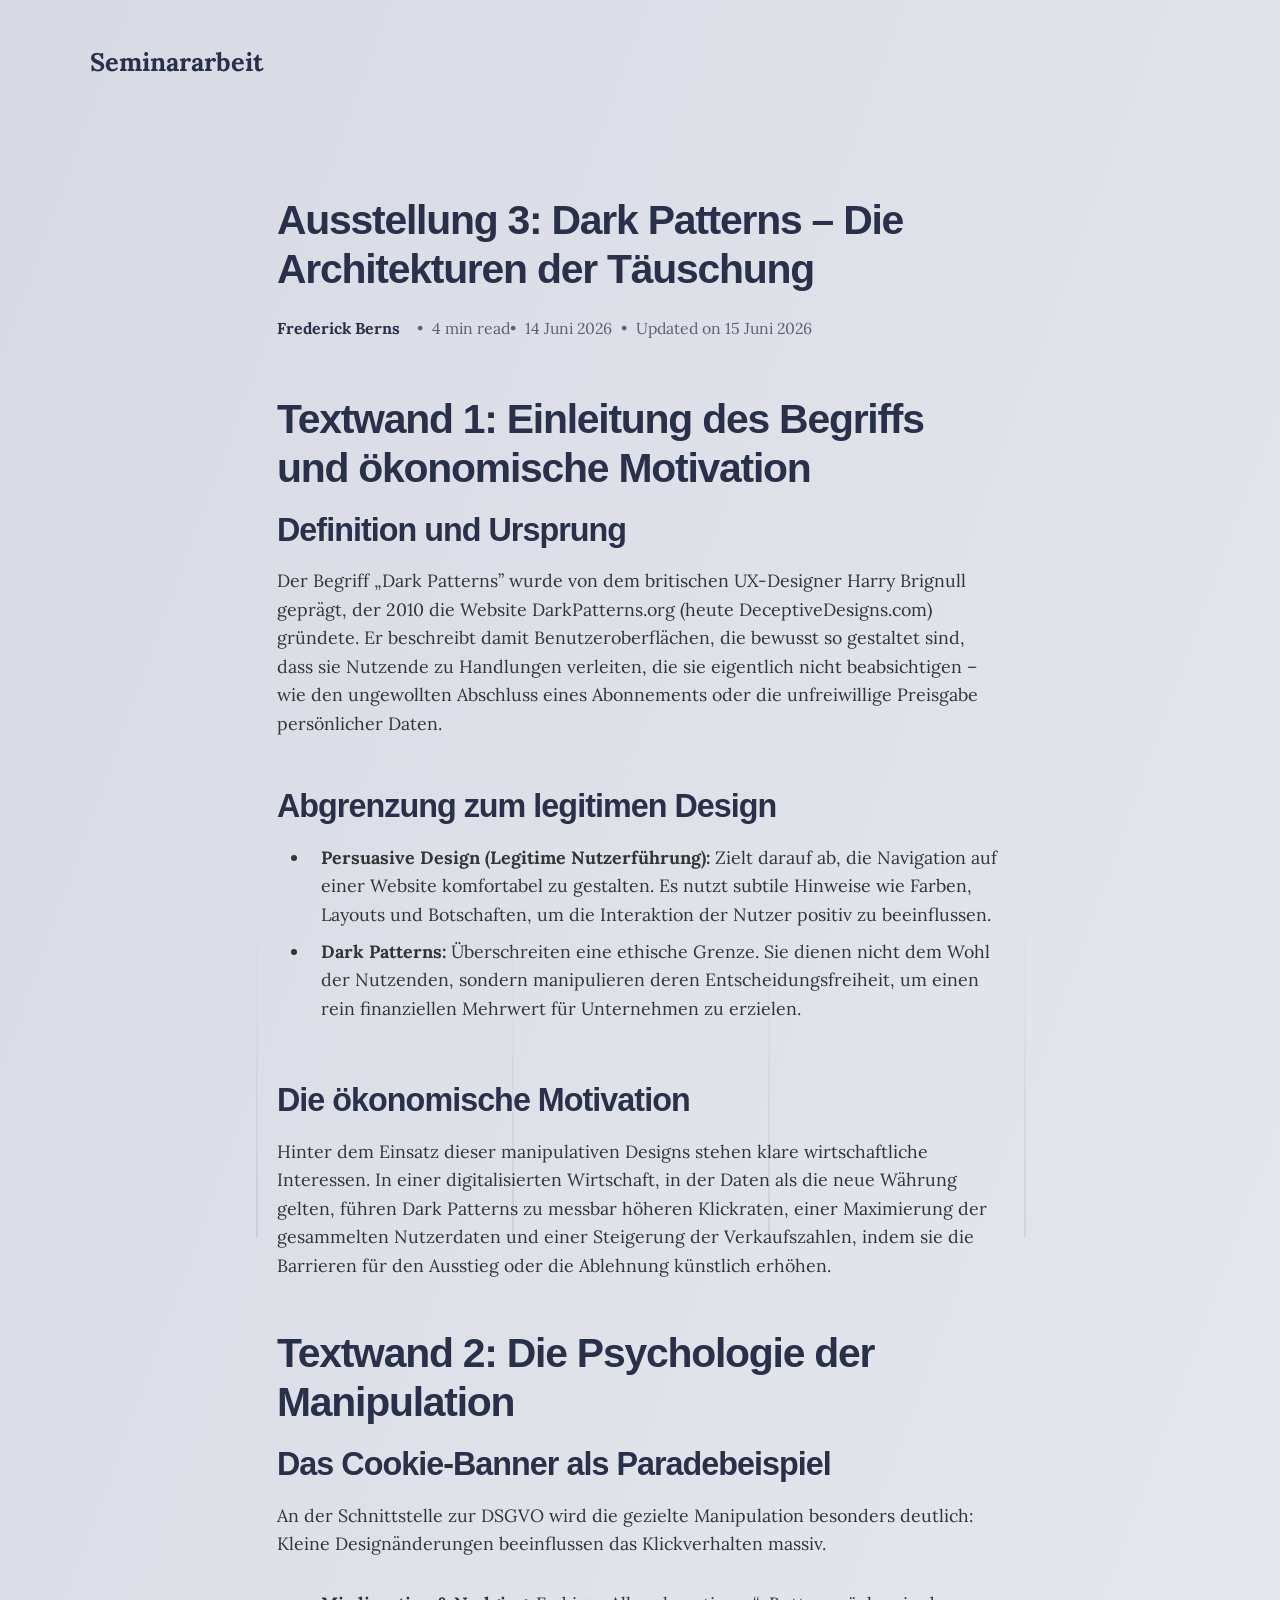
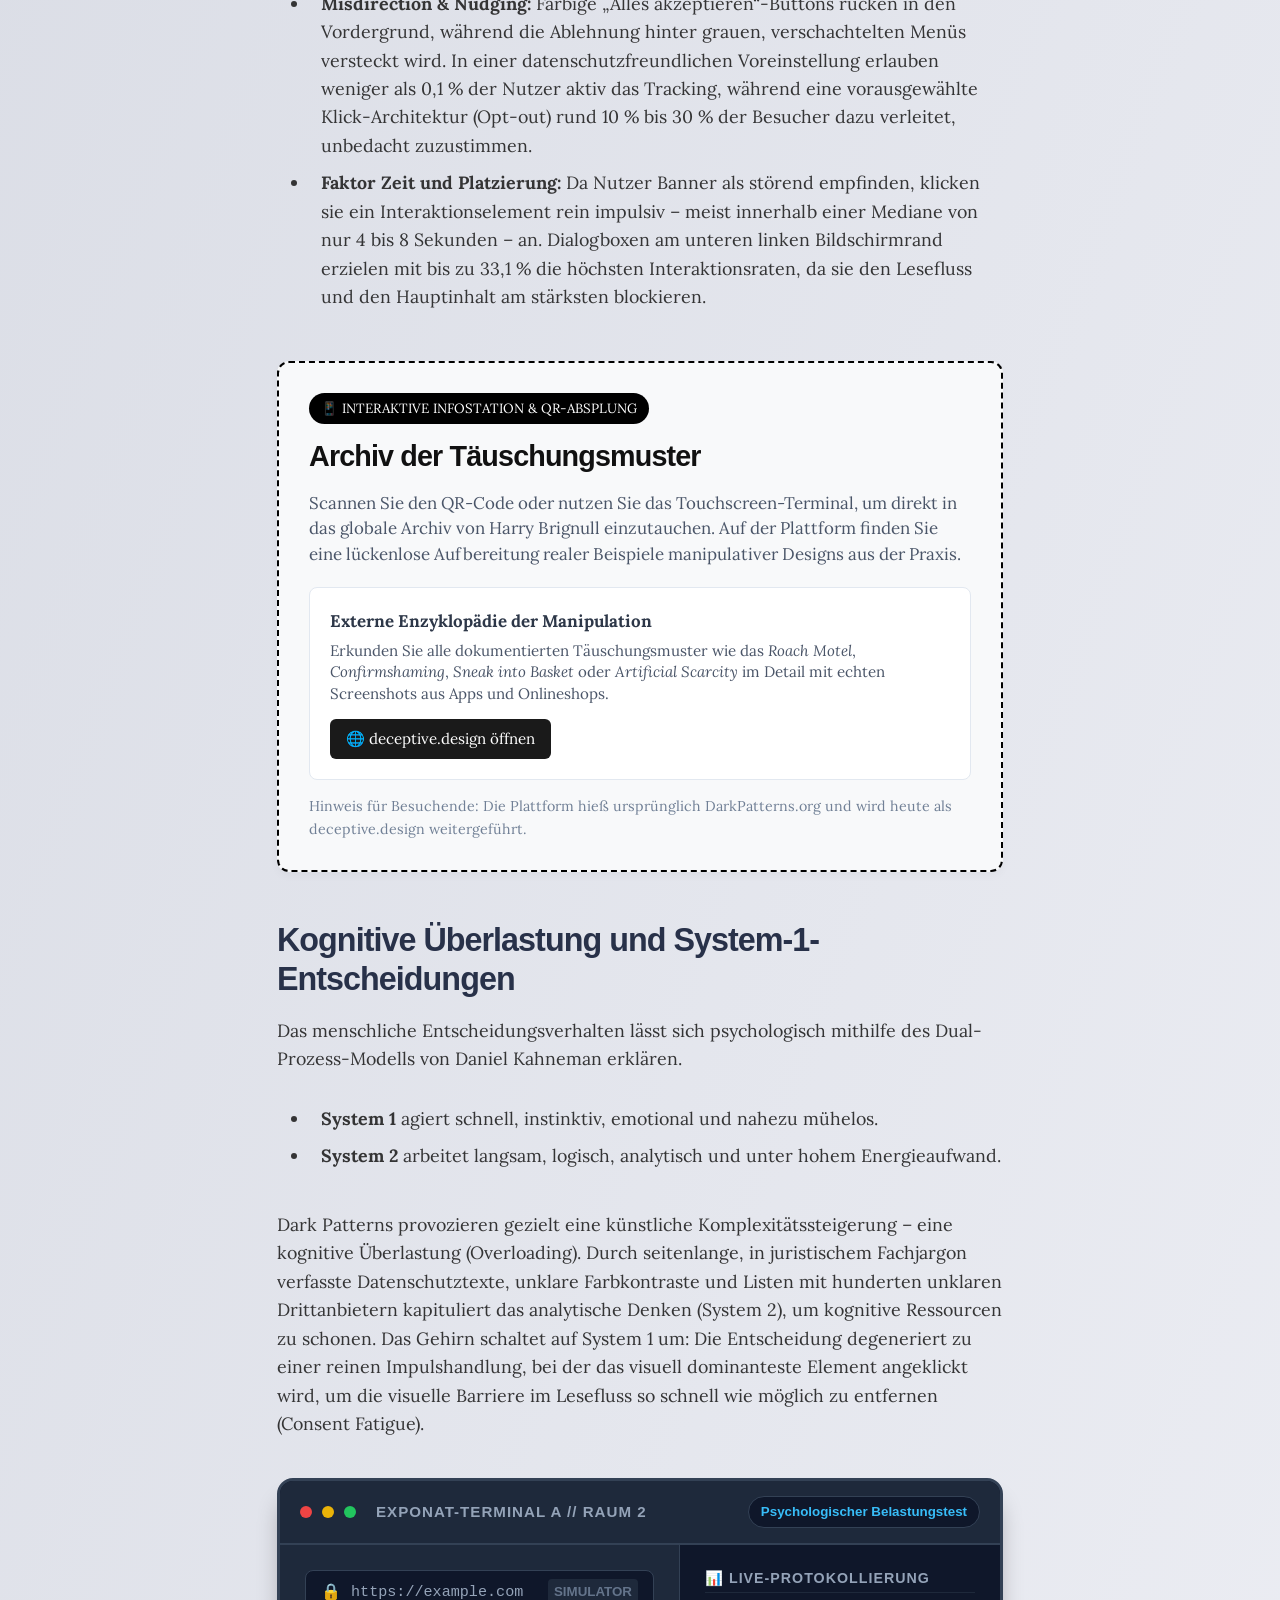
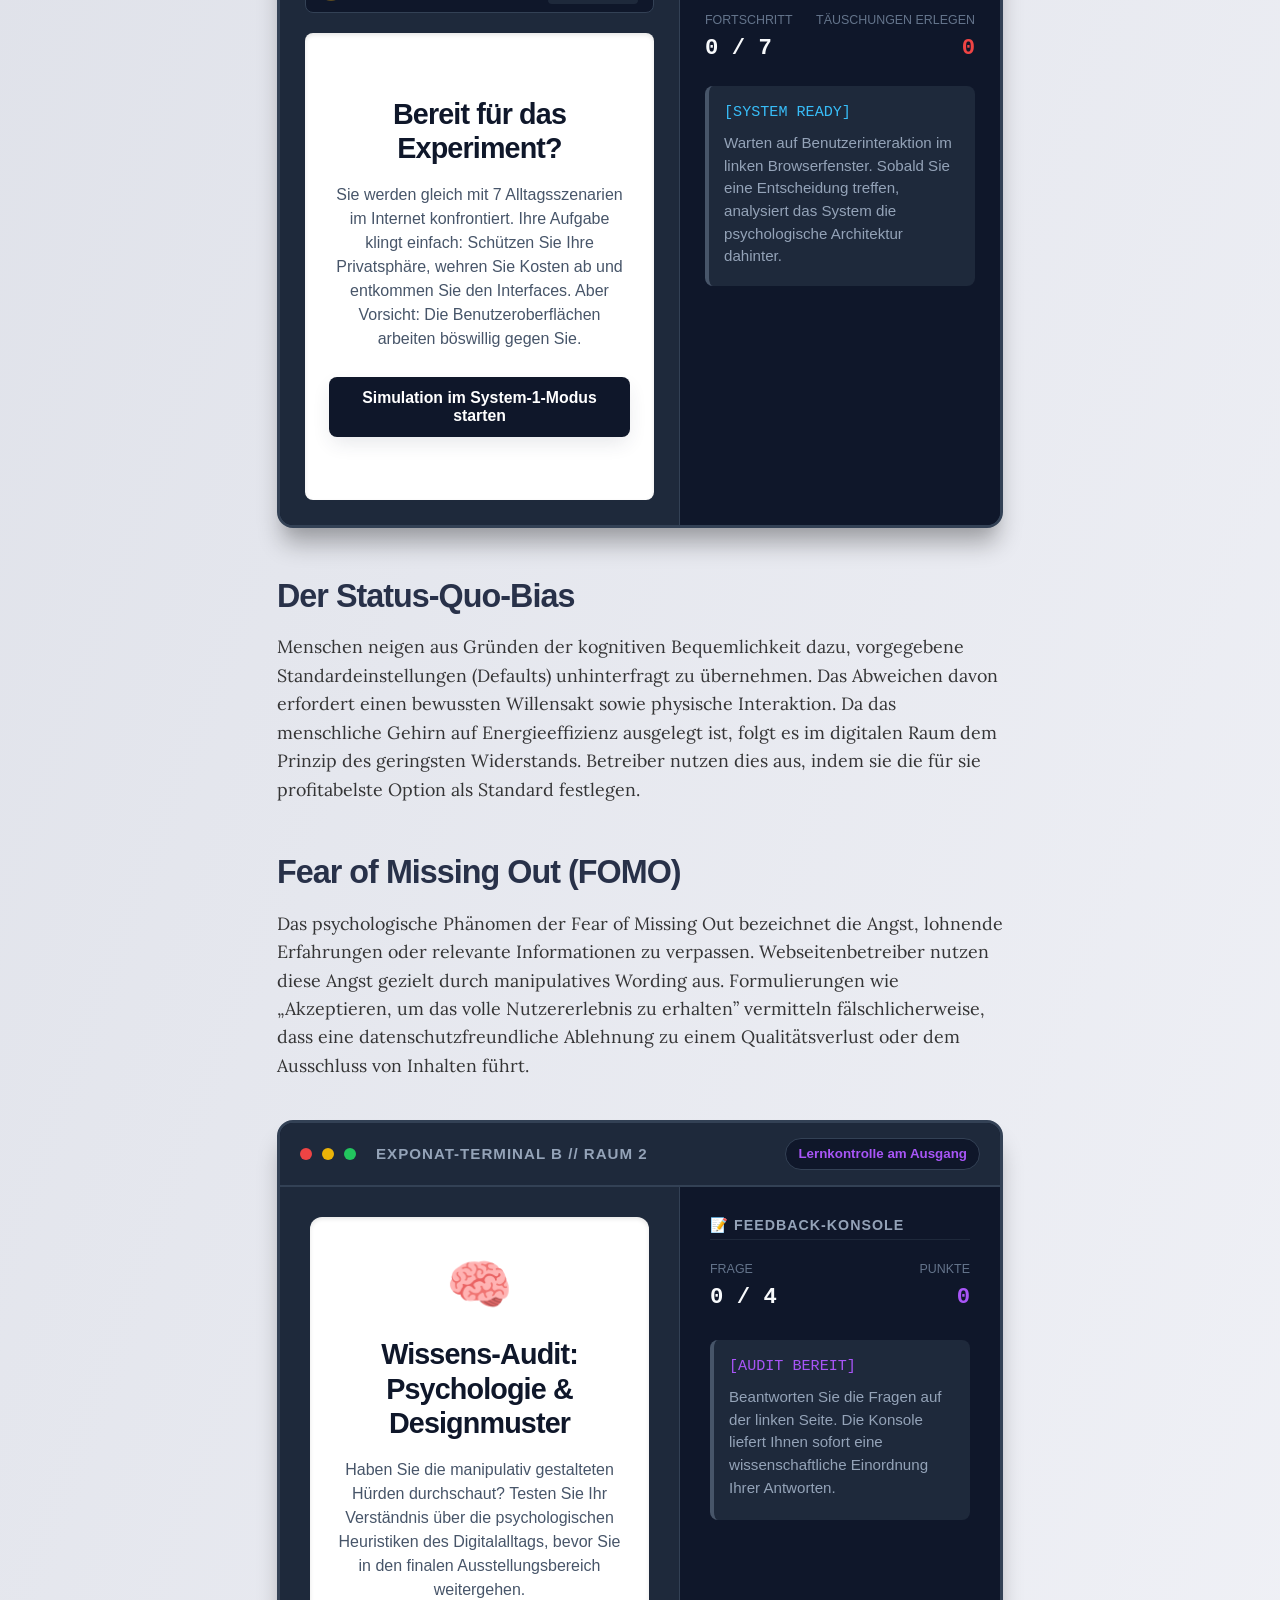
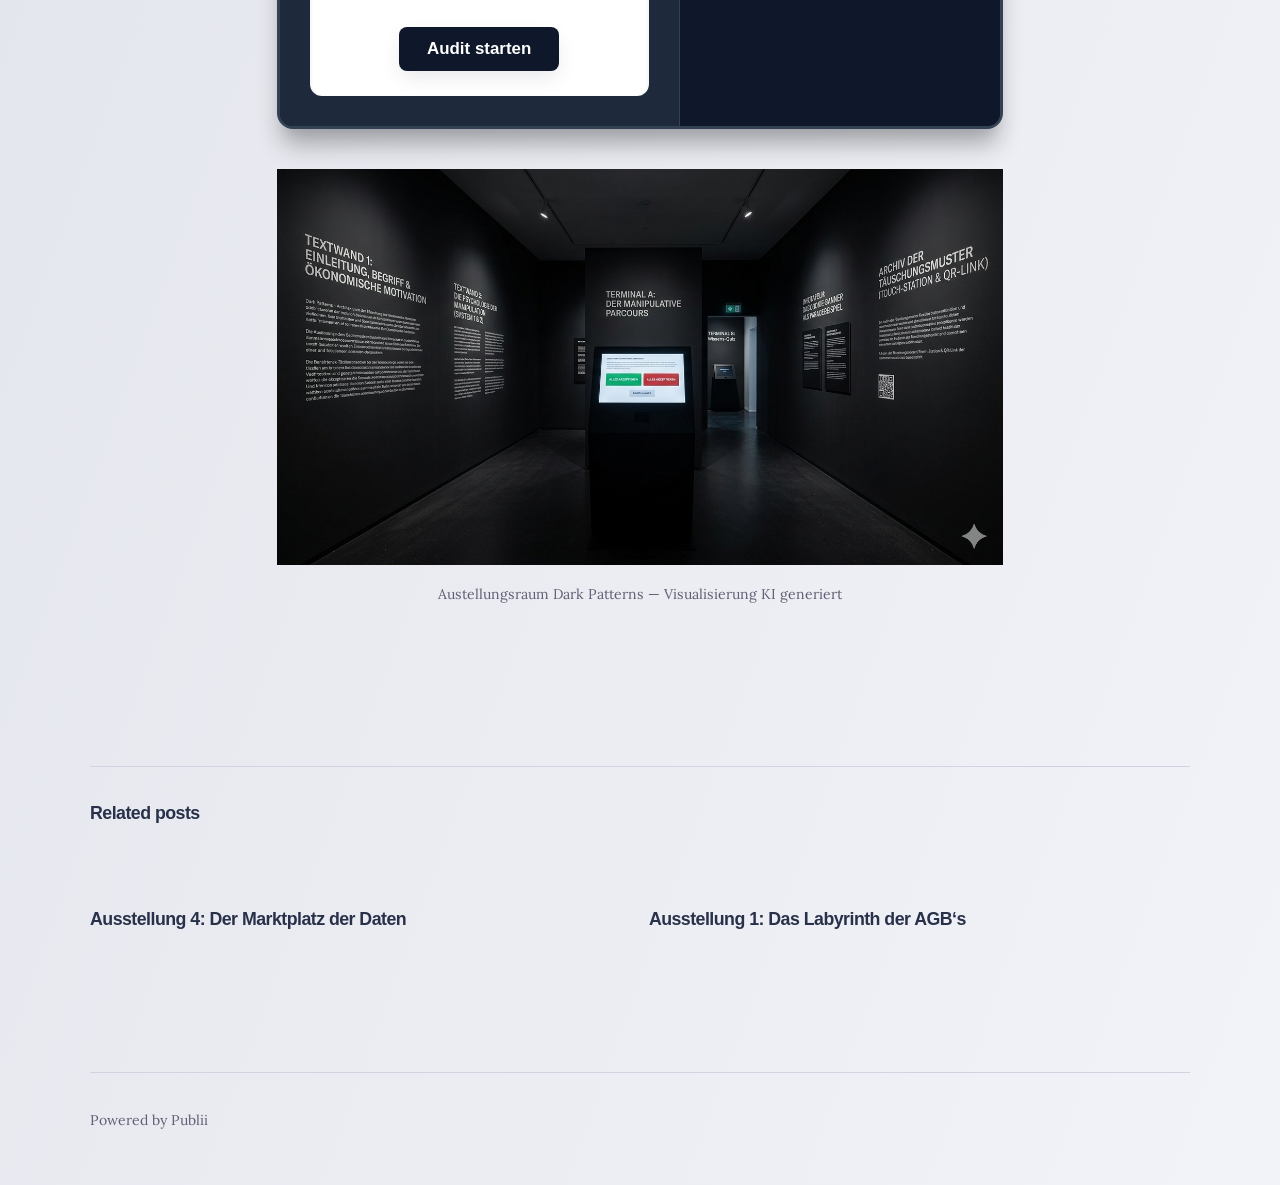
<file: seminararbeit-files/ausstellung-dark-patterns.html>
<!DOCTYPE html><html lang="de"><head><meta charset="utf-8"><meta http-equiv="X-UA-Compatible" content="IE=edge"><meta name="viewport" content="width=device-width,initial-scale=1"><title>Ausstellung 3: Dark Patterns – Die Architekturen der Täuschung - Seminararbeit</title><meta name="description" content="Textwand 1: Einleitung des Begriffs und ökonomische Motivation Definition und Ursprung Der Begriff „Dark Patterns” wurde von dem britischen UX-Designer&hellip;"><meta name="generator" content="Publii Open-Source CMS for Static Site"><link rel="canonical" href="./ausstellung-dark-patterns.html"><link rel="preload" href="./assets/dynamic/fonts/lora/lora.woff2" as="font" type="font/woff2" crossorigin><link rel="preload" href="./assets/dynamic/fonts/lora/lora-italic.woff2" as="font" type="font/woff2" crossorigin><link rel="stylesheet" href="./assets/css/style.css?v=28a5eb87a5143db8fe2c1caca7e38a51"><script type="application/ld+json">{"@context":"http://schema.org","@type":"Article","mainEntityOfPage":{"@type":"WebPage","@id":"./ausstellung-dark-patterns.html"},"headline":"Ausstellung 3: Dark Patterns – Die Architekturen der Täuschung","datePublished":"2026-06-14T15:18+02:00","dateModified":"2026-06-15T05:27+02:00","description":"Textwand 1: Einleitung des Begriffs und ökonomische Motivation Definition und Ursprung Der Begriff „Dark Patterns” wurde von dem britischen UX-Designer&hellip;","author":{"@type":"Person","name":"Frederick Berns","url":"./authors/frederick-berns/"},"publisher":{"@type":"Organization","name":"Frederick Berns"}}</script><noscript><style>img[loading] {
                    opacity: 1;
                }</style></noscript></head><body class="post-template lines"><div class="container lines lines--right"><header class="header"><a href="index.html" class="logo">Seminararbeit</a></header><main class="main post"><article class="content"><header class="content__inner content__header"><h1 class="content__title">Ausstellung 3: Dark Patterns – Die Architekturen der Täuschung</h1><div class="content__meta"><div class="content__meta__left"><a href="./authors/frederick-berns/" class="invert content__author" rel="author" title="Frederick Berns">Frederick Berns </a><span class="reading-time" aria-label="4 min read">4 min read</span></div><div class="content__meta__right"><time datetime="2026-06-14T15:18" class="content__date">14 Juni 2026</time><div class="content__updated">Updated on <time datetime="2026-06-14T15:18" class="content__date">15 Juni 2026</time></div></div></div></header><div class="content__inner"><div class="content__entry"><h1 id="textwand-1-einleitung-des-begriffs-und-oekonomische-motivation">Textwand 1: Einleitung des Begriffs und ökonomische Motivation</h1><h2 id="definition-und-ursprung">Definition und Ursprung</h2><p>Der Begriff „Dark Patterns” wurde von dem britischen UX-Designer Harry Brignull geprägt, der 2010 die Website DarkPatterns.org (heute DeceptiveDesigns.com) gründete. Er beschreibt damit Benutzeroberflächen, die bewusst so gestaltet sind, dass sie Nutzende zu Handlungen verleiten, die sie eigentlich nicht beabsichtigen – wie den ungewollten Abschluss eines Abonnements oder die unfreiwillige Preisgabe persönlicher Daten.</p><h2 id="abgrenzung-zum-legitimen-design">Abgrenzung zum legitimen Design</h2><ul><li><strong>Persuasive Design (Legitime Nutzerführung):</strong> Zielt darauf ab, die Navigation auf einer Website komfortabel zu gestalten. Es nutzt subtile Hinweise wie Farben, Layouts und Botschaften, um die Interaktion der Nutzer positiv zu beeinflussen.</li><li><strong>Dark Patterns:</strong> Überschreiten eine ethische Grenze. Sie dienen nicht dem Wohl der Nutzenden, sondern manipulieren deren Entscheidungsfreiheit, um einen rein finanziellen Mehrwert für Unternehmen zu erzielen.</li></ul><h2 id="die-oekonomische-motivation">Die ökonomische Motivation</h2><p>Hinter dem Einsatz dieser manipulativen Designs stehen klare wirtschaftliche Interessen. In einer digitalisierten Wirtschaft, in der Daten als die neue Währung gelten, führen Dark Patterns zu messbar höheren Klickraten, einer Maximierung der gesammelten Nutzerdaten und einer Steigerung der Verkaufszahlen, indem sie die Barrieren für den Ausstieg oder die Ablehnung künstlich erhöhen.</p><h1 id="textwand-2-die-psychologie-der-manipulation">Textwand 2: Die Psychologie der Manipulation</h1><h2 id="das-cookie-banner-als-paradebeispiel">Das Cookie-Banner als Paradebeispiel</h2><p>An der Schnittstelle zur DSGVO wird die gezielte Manipulation besonders deutlich: Kleine Designänderungen beeinflussen das Klickverhalten massiv.</p><ul><li><b>Misdirection &amp; Nudging:</b> Farbige „Alles akzeptieren“-Buttons rücken in den Vordergrund, während die Ablehnung hinter grauen, verschachtelten Menüs versteckt wird. In einer datenschutzfreundlichen Voreinstellung erlauben weniger als 0,1 % der Nutzer aktiv das Tracking, während eine vorausgewählte Klick-Architektur (Opt-out) rund 10 % bis 30 % der Besucher dazu verleitet, unbedacht zuzustimmen.&nbsp;</li><li><b>Faktor Zeit und Platzierung:</b> Da Nutzer Banner als störend empfinden, klicken sie ein Interaktionselement rein impulsiv – meist innerhalb einer Mediane von nur 4 bis 8 Sekunden – an. Dialogboxen am unteren linken Bildschirmrand erzielen mit bis zu 33,1 % die höchsten Interaktionsraten, da sie den Lesefluss und den Hauptinhalt am stärksten blockieren.</li></ul><div><div style="background-color: #f8f9fa; border: 2px dashed #000000; border-radius: 12px; padding: 30px; margin: 40px 0; box-shadow: 0 4px 10px rgba(0,0,0,0.03);"><div style="display: inline-block; background: #000000; color: #ffffff; padding: 5px 12px; border-radius: 20px; font-size: 0.75rem; font-weight: bold; uppercase; margin-bottom: 15px;">📱 INTERAKTIVE INFOSTATION & QR-ABSPLUNG</div><h3 style="margin-top: 0; color: #111111;">Archiv der Täuschungsmuster</h3><p style="color: #4a5568; font-size: 0.95rem; line-height: 1.5; margin-bottom: 20px;">Scannen Sie den QR-Code oder nutzen Sie das Touchscreen-Terminal, um direkt in das globale Archiv von Harry Brignull einzutauchen. Auf der Plattform finden Sie eine lückenlose Aufbereitung realer Beispiele manipulativer Designs aus der Praxis.</p><div style="display: flex; flex-wrap: wrap; gap: 20px; background: #ffffff; padding: 20px; border-radius: 8px; border: 1px solid #e2e8f0; align-items: center;"><div style="flex: 1; min-width: 250px;"><strong style="font-size: 0.95rem; display: block; margin-bottom: 5px; color: #2d3748;">Externe Enzyklopädie der Manipulation</strong><p style="margin: 0 0 15px 0; font-size: 0.85rem; color: #4a5568; line-height: 1.4;">Erkunden Sie alle dokumentierten Täuschungsmuster wie das <em>Roach Motel</em>, <em>Confirmshaming</em>, <em>Sneak into Basket</em> oder <em>Artificial Scarcity</em> im Detail mit echten Screenshots aus Apps und Onlineshops.</p><a href="https://www.deceptive.design/types" target="_blank" rel="noopener" style="display: inline-block; background: #1a1a1a; color: #ffffff; padding: 8px 16px; border-radius: 6px; text-decoration: none; font-size: 0.85rem; font-weight: bold;">🌐 deceptive.design öffnen</a></div></div><div style="margin-top: 15px; font-size: 0.8rem; color: #718096; italic;">Hinweis für Besuchende: Die Plattform hieß ursprünglich DarkPatterns.org und wird heute als deceptive.design weitergeführt.</div></div></div><h2 id="kognitive-ueberlastung-und-system-1-entscheidungen">Kognitive Überlastung und System-1-Entscheidungen</h2><p>Das menschliche Entscheidungsverhalten lässt sich psychologisch mithilfe des Dual-Prozess-Modells von Daniel Kahneman erklären.</p><ul><li><b>System 1</b>&nbsp;agiert schnell, instinktiv, emotional und nahezu mühelos.&nbsp;</li><li><b>System 2</b>&nbsp;arbeitet langsam, logisch, analytisch und unter hohem Energieaufwand.</li></ul><p>Dark Patterns provozieren gezielt eine künstliche Komplexitätssteigerung – eine kognitive Überlastung (Overloading). Durch seitenlange, in juristischem Fachjargon verfasste Datenschutztexte, unklare Farbkontraste und Listen mit hunderten unklaren Drittanbietern kapituliert das analytische Denken (System 2), um kognitive Ressourcen zu schonen. Das Gehirn schaltet auf System 1 um: Die Entscheidung degeneriert zu einer reinen Impulshandlung, bei der das visuell dominanteste Element angeklickt wird, um die visuelle Barriere im Lesefluss so schnell wie möglich zu entfernen (Consent Fatigue).</p><div><div class="dp-terminal-wrapper" style="margin: 40px 0; font-family: -apple-system, BlinkMacSystemFont, 'Segoe UI', Roboto, Helvetica, Arial, sans-serif; background-color: #0f172a; color: #f8fafc; border-radius: 16px; border: 3px solid #334155; box-shadow: 0 20px 25px -5px rgba(0, 0, 0, 0.3), 0 10px 10px -5px rgba(0, 0, 0, 0.04); overflow: hidden;"><div style="background-color: #1e293b; padding: 15px 20px; border-bottom: 2px solid #334155; display: flex; justify-content: space-between; align-items: center;"><div style="display: flex; align-items: center; gap: 10px;"><span style="display: inline-block; width: 12px; height: 12px; background-color: #ef4444; border-radius: 50%;"></span> <span style="display: inline-block; width: 12px; height: 12px; background-color: #eab308; border-radius: 50%;"></span> <span style="display: inline-block; width: 12px; height: 12px; background-color: #22c55e; border-radius: 50%;"></span> <strong style="margin-left: 10px; font-size: 0.85rem; letter-spacing: 1px; color: #94a3b8; text-transform: uppercase;">Exponat-Terminal A // Raum 2</strong></div><div style="background-color: #0f172a; padding: 4px 12px; border-radius: 20px; font-size: 0.75rem; font-weight: bold; color: #38bdf8; border: 1px solid #334155;">Psychologischer Belastungstest</div></div><div class="dp-main-layout" style="display: flex; flex-wrap: wrap; min-height: 580px;"><div style="flex: 1; min-width: 320px; padding: 25px; border-right: 1px solid #334155; background-color: #1e293b; display: flex; flex-direction: column;"><div style="background-color: #0f172a; border-radius: 8px; padding: 8px 15px; margin-bottom: 20px; display: flex; align-items: center; gap: 10px; border: 1px solid #334155;"><span style="color: #64748b; font-size: 0.9rem;">🔒</span> <span id="dp-browser-url" style="color: #94a3b8; font-size: 0.85rem; font-family: monospace; flex: 1;">https://example.com</span> <span style="color: #64748b; font-size: 0.75rem; font-weight: bold; padding: 2px 6px; background: #1e293b; border-radius: 4px;">SIMULATOR</span></div><div id="dp-simulation-viewport" style="background-color: #ffffff; color: #1e293b; border-radius: 8px; padding: 20px; flex: 1; display: flex; flex-direction: column; justify-content: center; position: relative; box-shadow: inset 0 2px 4px rgba(0,0,0,0.1); min-height: 350px;"><div style="text-align: center; padding: 4px;"><h3 style="color: #0f172a; margin-top: 0;">Bereit für das Experiment?</h3><p style="color: #475569; font-size: 0.9rem; line-height: 1.5; margin-bottom: 25px;">Sie werden gleich mit 7 Alltagsszenarien im Internet konfrontiert. Ihre Aufgabe klingt einfach: Schützen Sie Ihre Privatsphäre, wehren Sie Kosten ab und entkommen Sie den Interfaces. Aber Vorsicht: Die Benutzeroberflächen arbeiten böswillig gegen Sie.</p><button onclick="dpStartSimulation()" style="background-color: #0f172a; color: #ffffff; border: none; padding: 12px 24px; border-radius: 8px; font-weight: bold; cursor: pointer; transition: background 0.2s;">Simulation im System-1-Modus starten</button></div></div></div><div style="width: 320px; padding: 25px; background-color: #0f172a; display: flex; flex-direction: column; justify-content: space-between;"><div><h4 style="margin-top: 0; color: #94a3b8; font-size: 0.8rem; letter-spacing: 1px; text-transform: uppercase; margin-bottom: 15px; border-bottom: 1px solid #1e293b; padding-bottom: 5px;">📊 Live-Protokollierung</h4><div style="display: flex; justify-content: space-between; margin-bottom: 20px;"><div><div style="font-size: 0.7rem; color: #64748b; text-transform: uppercase;">Fortschritt</div><div id="dp-stat-progress" style="font-size: 1.25rem; font-weight: bold; font-family: monospace; color: #f8fafc;">0 / 7</div></div><div style="text-align: right;"><div style="font-size: 0.7rem; color: #64748b; text-transform: uppercase;">Täuschungen erlegen</div><div id="dp-stat-traps" style="font-size: 1.25rem; font-weight: bold; font-family: monospace; color: #ef4444;">0</div></div></div><div id="dp-analysis-panel" style="background-color: #1e293b; border-radius: 8px; padding: 15px; border-left: 4px solid #475569; font-size: 0.85rem; line-height: 1.5; color: #94a3b8; min-height: 200px;"><span style="font-family: monospace; color: #38bdf8; display: block; margin-bottom: 8px;">[SYSTEM READY]</span> Warten auf Benutzerinteraktion im linken Browserfenster. Sobald Sie eine Entscheidung treffen, analysiert das System die psychologische Architektur dahinter.</div></div><div id="dp-controls" style="margin-top: 20px; display: none; text-align: right;"><button id="dp-next-btn" onclick="dpNextScenario()" style="background-color: #38bdf8; color: #0f172a; border: none; padding: 10px 18px; border-radius: 6px; font-weight: bold; cursor: pointer;">Nächstes Szenario →</button></div></div></div></div><script>let dpCurrentStep = 0;
let dpTrapsHit = 0;
let dpUserActionLog = [];

// Globaler virtueller State für die simulierten Schalter
let dpStates = {
    trapC1: true,
    trapC2: true,
    reActivate: true,
    trickCheck1: false,
    trapMembership: true
};

const dpScenarios = [
    {
        url: "https://news-portal.de/cookie-consent",
        title: "Szenario 1: Die Einwilligungseinholung",
        instruction: "Aufgabe: Lehnen Sie das optionale Werbe-Tracking vollständig ab.",
        html: `
            <div style="text-align:center;font-family:sans-serif;">
                <h4 style="margin:0 0 10px;color:#1e293b;">Wir schätzen Ihre Privatsphäre!</h4>
                <p style="font-size:0.75rem;color:#64748b;margin-bottom:15px;line-height:1.3;">Unsere 452 Werbepartner verarbeiten Daten basierend auf berechtigtem Interesse, um Ihnen maßgeschneiderte Reklame auszuspielen.</p>
                <div style="display:flex;flex-direction:column;gap:8px;">
                    <button onclick="dpTriggerResult(true, 'Misdirection & Overloading')" style="background-color:#22c55e;color:white;border:none;padding:10px;border-radius:6px;font-weight:bold;cursor:pointer;">Alle Cookies akzeptieren und weiter</button>
                    <button onclick="dpShowSubpage('cookie-options')" style="background-color:#f1f5f9;color:#475569;border:1px solid #cbd5e1;padding:8px;border-radius:6px;font-size:0.8rem;cursor:pointer;">Optionen verwalten</button>
                </div>
            </div>
        `,
        subpages: {
            'cookie-options': `
                <div style="font-family:sans-serif;font-size:0.75rem;">
                    <h5 style="margin:0 0 10px;color:#1e293b;">Datenschutzeinstellungen</h5>
                    <div style="max-height:130px;overflow-y:auto;border:1px solid #e2e8f0;padding:10px;margin-bottom:10px;text-align:left;color:#475569;background:#f8fafc;border-radius:6px;display:flex;flex-direction:column;gap:8px;">
                        
                        <!-- Simulierter Schalter (Notwendig - Fest aktiv) -->
                        <div style="display:flex;align-items:center;gap:10px;opacity:0.6;cursor:not-allowed;user-select:none;">
                            <span style="display:inline-flex;align-items:center;justify-content:center;width:18px;height:18px;border:2px solid #64748b;background-color:#64748b;border-radius:4px;color:white;font-weight:bold;font-size:12px;">✓</span>
                            <span>Notwendig (Immer aktiv)</span>
                        </div>
                        
                        <!-- Simulierter Schalter 1 -->
                        <div onclick="dpToggleFake(this, 'trapC1')" style="display:flex;align-items:center;gap:10px;cursor:pointer;user-select:none;">
                            <span class="dp-fake-box" style="display:inline-flex;align-items:center;justify-content:center;width:18px;height:18px;border:2px solid #cbd5e1;background-color:#ffffff;border-radius:4px;color:white;font-weight:bold;font-size:12px;transition:all 0.1s;"></span>
                            <span>Personalisierte Banner</span>
                        </div>
                        
                        <!-- Simulierter Schalter 2 -->
                        <div onclick="dpToggleFake(this, 'trapC2')" style="display:flex;align-items:center;gap:10px;cursor:pointer;user-select:none;">
                            <span class="dp-fake-box" style="display:inline-flex;align-items:center;justify-content:center;width:18px;height:18px;border:2px solid #cbd5e1;background-color:#ffffff;border-radius:4px;color:white;font-weight:bold;font-size:12px;transition:all 0.1s;"></span>
                            <span>Berechtigtes Interesse Werbepartner</span>
                        </div>
                    </div>
                    
                    <div style="display:flex;gap:10px;">
                        <button onclick="dpEvaluateCookieLabyrinth()" style="flex:1;background-color:#e2e8f0;color:#1e293b;border:none;padding:8px;border-radius:4px;font-weight:bold;cursor:pointer;">Auswahl bestätigen</button>
                        <button onclick="dpTriggerResult(true, 'Inverted Styling Trap')" style="flex:1;background-color:#0f172a;color:white;border:none;padding:8px;border-radius:4px;font-weight:bold;cursor:pointer;">Alle erlauben</button>
                    </div>
                    <span onclick="dpTriggerResult(false, 'Erfolgreich verstecktes Opt-out genutzt')" style="position:absolute;top:5px;right:10px;color:#cbd5e1;font-size:0.75rem;cursor:pointer;text-decoration:underline;">[X] Schließen ohne Einwilligung</span>
                </div>
            `
        }
    },
    {
        url: "https://software-free-loader.net/utility-pack",
        title: "Szenario 2: Das Minenfeld der Download-Buttons",
        instruction: "Aufgabe: Starten Sie den echten Download der Utility-Software.",
        html: `
            <div style="text-align:center;font-family:sans-serif;position:relative;">
                <div style="background:#f8fafc;padding:5px;border:1px solid #e2e8f0;font-size:0.7rem;color:#64748b;margin-bottom:10px;">Anzeige: System veraltet! Jetzt beschleunigen</div>
                <div style="display:grid;grid-template-columns:1fr 1fr;gap:10px;margin-bottom:10px;">
                    <button onclick="dpTriggerResult(true, 'Fake Download Button')" style="background:#2563eb;color:white;border:none;padding:12px;border-radius:4px;font-weight:bold;font-size:0.9rem;cursor:pointer;">START DOWNLOAD</button>
                    <button onclick="dpTriggerResult(true, 'Fake Download Button')" style="background:#22c55e;color:white;border:none;padding:12px;border-radius:4px;font-weight:bold;font-size:0.9rem;cursor:pointer;">DOWNLOAD NOW</button>
                </div>
                <p style="font-size:0.75rem;color:#475569;margin:10px 0;text-align:left;line-height:1.3;">
                    Datei: setup_free_utility_v2.4.msi <br>
                    Um den echten Transfer zu beginnen, nutzen Sie bitte den verifizierten <a href="#" onclick="dpTriggerResult(false, 'Echten Link identifiziert')" style="color:#64748b;text-decoration:underline;font-weight:bold;">Spiegel-Server 3 (Direkt-Link)</a>. Alle großen Buttons oben sind Werbe-Banner.
                </p>
                <button onclick="dpTriggerResult(true, 'Fake Download Button')" style="background:#dc2626;color:white;border:none;padding:8px;border-radius:4px;width:100%;font-weight:bold;cursor:pointer;">HIER INSTALLIEREN (Schnell-Modus)</button>
            </div>
        `,
        subpages: {}
    },
    {
        url: "https://global-stream-service.com/account/cancel",
        title: "Szenario 3: Die Kakerlaken-Kündigung (Roach Motel)",
        instruction: "Aufgabe: Kündigen Sie das kostenpflichtige Streaming-Abonnement final.",
        html: `
            <div style="text-align:center;font-family:sans-serif;">
                <h4 style="margin:0 0 10px;color:#dc2626;">Wollen Sie uns wirklich verlassen?</h4>
                <p style="font-size:0.75rem;color:#475569;margin-bottom:15px;">Wenn Sie kündigen, verlieren Sie sofort den Zugriff auf über 5.000 Premium-Filme und exklusive Serien!</p>
                <div style="display:flex;gap:10px;">
                    <button onclick="dpTriggerResult(true, 'Roach Motel - Kündigung abgebrochen')" style="flex:1;background:#22c55e;color:white;border:none;padding:10px;border-radius:6px;font-weight:bold;cursor:pointer;">Konto behalten & 1 Monat gratis sichern!</button>
                    <button onclick="dpShowSubpage('cancel-step-2')" style="background:#e2e8f0;color:#475569;border:none;padding:10px;border-radius:6px;font-size:0.75rem;cursor:pointer;">Weiter zur Kündigung</button>
                </div>
            </div>
        `,
        subpages: {
            'cancel-step-2': `
                <div style="font-family:sans-serif;font-size:0.75rem;text-align:left;">
                    <h5 style="margin:0 0 5px;color:#1e293b;">Schritt 2 von 3: Kündigungsgrund</h5>
                    <p style="color:#64748b;font-size:0.7rem;margin:0 0 8px;">Bitte wählen Sie aus, warum Sie uns im Stich lassen:</p>
                    <select style="width:100%;padding:4px;margin-bottom:10px;"><option>Zu teuer</option><option>Keine Zeit</option></select>
                    
                    <!-- Simulierter Schalter (Reaktivierungsfalle) -->
                    <div onclick="dpToggleFake(this, 'reActivate')" style="display:flex;align-items:start;gap:8px;background:#f8fafc;padding:8px;border-radius:4px;margin-bottom:12px;color:#475569;font-size:0.65rem;line-height:1.2;cursor:pointer;user-select:none;border:1px solid #e2e8f0;transition: background 0.2s;">
                        <span class="dp-fake-box" style="display:inline-flex;align-items:center;justify-content:center;width:16px;height:16px;border:2px solid #cbd5e1;background-color:#ffffff;border-radius:3px;color:white;font-weight:bold;font-size:10px;transition:all 0.1s;flex-shrink:0;margin-top:1px;"></span>
                        <span>Ich stimme zu, dass meine Kündigung unwirksam wird, falls ich mich innerhalb von 30 Tagen erneut einlogge, um mein Profil zu sichern.</span>
                    </div>
                    
                    <div style="display:flex;gap:5px;">
                        <button onclick="dpEvaluateRoachMotel()" style="background:#dc2626;color:white;border:none;padding:8px;border-radius:4px;font-weight:bold;cursor:pointer;font-size:0.7rem;">Kündigung jetzt abschließen</button>
                        <button onclick="dpTriggerResult(true, 'Roach Motel - In den sicheren Hafen zurückgekehrt')" style="flex:1;background:#22c55e;color:white;border:none;padding:8px;border-radius:4px;font-weight:bold;cursor:pointer;font-size:0.7rem;">Abbrechen und Vorteile behalten</button>
                    </div>
                </div>
            `
        }
    },
    {
        url: "https://mega-travel-shop.de/checkout",
        title: "Szenario 4: Der blinde Passagier (Sneak into Basket)",
        instruction: "Aufgabe: Führen Sie den Checkout für Ihr 149€-Flugticket ohne Zusatzkosten aus.",
        html: `
            <div style="font-family:sans-serif;font-size:0.75rem;color:#475569;">
                <h5 style="margin:0 0 10px;color:#1e293b;border-bottom:1px solid #e2e8f0;padding-bottom:5px;">Warenkorb-Übersicht</h5>
                <div style="display:flex;justify-content:space-between;margin-bottom:5px;font-weight:bold;color:#0f172a;">
                    <span>1x Flugticket Berlin-Mallorca</span><span>149,00 €</span>
                </div>
                
                <!-- Automatisch hinzugefügtes Produkt -->
                <div id="dp-basket-item-1" style="display:flex;justify-content:space-between;background:#fef2f2;padding:6px;border-radius:4px;margin-bottom:4px;border:1px solid #fee2e2;">
                    <span>🛄 Premium Gepäckschutz-Garantie</span>
                    <span>+ 24,99 € <a href="#" onclick="dpRemoveBasketItem('dp-basket-item-1')" style="color:#dc2626;margin-left:5px;font-weight:bold;text-decoration:none;">[Entfernen]</a></span>
                </div>

                <!-- Zweites verstecktes Produkt -->
                <div id="dp-basket-item-2" style="display:flex;justify-content:space-between;background:#fef2f2;padding:6px;border-radius:4px;margin-bottom:10px;border:1px solid #fee2e2;">
                    <span>🌱 Platin-CO2-Klimascoring</span>
                    <span>+ 9,50 € <a href="#" onclick="dpRemoveBasketItem('dp-basket-item-2')" style="color:#dc2626;margin-left:5px;font-weight:bold;text-decoration:none;">[Entfernen]</a></span>
                </div>
                
                <div style="text-align:right;font-size:0.85rem;font-weight:bold;color:#0f172a;margin-bottom:15px;">
                    Gesamtsumme: <span id="dp-basket-total">183,49 €</span>
                </div>
                <button onclick="dpEvaluateBasket()" style="background:#2563eb;color:white;border:none;padding:10px;border-radius:6px;width:100%;font-weight:bold;font-size:0.8rem;cursor:pointer;">Sicher zur Zahlung fortschreiten</button>
            </div>
        `,
        subpages: {}
    },
    {
        url: "https://fitness-inspiration.com/newsletter",
        title: "Szenario 5: Die emotionale Erpressung (Confirmshaming)",
        instruction: "Aufgabe: Schließen Sie das Werbe-Overlay, ohne den kostenpflichtigen Newsletter zu abonnieren.",
        html: `
            <div style="text-align:center;font-family:sans-serif;padding:10px;background:linear-gradient(to bottom right, #ffffff, #f8fafc);">
                <div style="font-size:2rem;margin-bottom:5px;">💪🏋️</div>
                <h4 style="margin:0 0 5px;color:#0f172a;">Erreichen Sie endlich Ihren Traumkörper!</h4>
                <p style="font-size:0.75rem;color:#475569;margin-bottom:15px;line-height:1.4;">Melden Sie sich jetzt für unser wöchentliches Workout-Scoring an und erhalten Sie exklusive Profi-Ernährungspläne.</p>
                <div style="display:flex;flex-direction:column;gap:8px;">
                    <button onclick="dpTriggerResult(true, 'Newsletter ungewollt abonniert')" style="background:#0f172a;color:white;border:none;padding:10px;border-radius:6px;font-weight:bold;cursor:pointer;">Ja! Ich will fit werden und Fett verbrennen!</button>
                    <button onclick="dpTriggerResult(false, 'Confirmshaming standgehalten')" style="background:transparent;color:#94a3b8;border:none;font-size:0.65rem;cursor:pointer;text-decoration:underline;padding:5px;">Nein danke, ich bleibe lieber unsportlich, träge und schwach</button>
                </div>
            </div>
        `,
        subpages: {}
    },
    {
        url: "https://secure-pay.net/user-registration",
        title: "Szenario 6: Das doppelte Verneinungs-Minenfeld (Trick Wording)",
        instruction: "Aufgabe: Senden Sie das Registrierungsformular ab, ohne Werbung zu abonnieren.",
        html: `
            <div style="font-family:sans-serif;font-size:0.75rem;color:#475569;text-align:left;">
                <h5 style="margin:0 0 10px;color:#1e293b;">Marketing-Einwilligung</h5>
                <p style="font-size:0.7rem;color:#64748b;margin-bottom:12px;line-height:1.3;">Bitte prüfen Sie die nachfolgenden Optionen sorgfältig vor dem Absenden.</p>
                
                <div style="background:#f8fafc;padding:10px;border-radius:6px;border:1px solid #e2e8f0;margin-bottom:15px;">
                    <!-- Simulierter Schalter (Trick Wording) -->
                    <div onclick="dpToggleFake(this, 'trickCheck1')" style="display:flex;align-items:start;gap:8px;cursor:pointer;user-select:none;line-height:1.2;color:#475569;">
                        <span class="dp-fake-box" style="display:inline-flex;align-items:center;justify-content:center;width:18px;height:18px;border:2px solid #cbd5e1;background-color:#ffffff;border-radius:4px;color:white;font-weight:bold;font-size:12px;transition:all 0.1s;flex-shrink:0;margin-top:1px;"></span>
                        <span>Ich möchte mich <strong>nicht</strong> gegen den Erhalt von unverbindlichen Partnertransaktionen und Telefonwerbung entscheiden.</span>
                    </div>
                </div>
                
                <button onclick="dpEvaluateTrickWording()" style="background:#0f172a;color:white;border:none;padding:10px;border-radius:6px;width:100%;font-weight:bold;cursor:pointer;">Registrierung abschließen</button>
            </div>
        `,
        subpages: {}
    },
    {
        url: "https://booking-deals-fast.com/hotel-room-402",
        title: "Szenario 7: Künstliche Verknappung & Abo-Falle",
        instruction: "Aufgabe: Reservieren Sie das Zimmer, ohne zusätzliche Abonnements abzuschließen.",
        html: `
            <div style="font-family:sans-serif;font-size:0.75rem;color:#475569;position:relative;">
                <div style="background:#fee2e2;color:#dc2626;padding:5px;border-radius:4px;font-weight:bold;font-size:0.65rem;text-align:center;margin-bottom:10px;">
                    ⚠️ NUR NOCH 1 ZIMMER FREI! 54 andere Nutzer betrachten diese Seite gerade!
                </div>
                <h5 style="margin:0 0 5px;color:#1e293b;">Alpenhotel Silberblick - Standard-Doppelzimmer</h5>
                <p style="font-size:0.7rem;margin:0 0 15px;color:#64748b;">Ihr exklusiver Buchungsslot läuft ab in: <span style="color:#dc2626;font-weight:bold;font-family:monospace;">01:45 Min</span></p>
                
                <!-- Simulierter Schalter (Abo-Schleife) -->
                <div style="background:#f1f5f9;padding:8px;border-radius:6px;margin-bottom:15px;border:1px solid #cbd5e1;">
                    <div onclick="dpToggleFake(this, 'trapMembership')" style="display:flex;align-items:start;gap:8px;cursor:pointer;user-select:none;line-height:1.2;font-size:0.65rem;color:#475569;">
                        <span class="dp-fake-box" style="display:inline-flex;align-items:center;justify-content:center;width:16px;height:16px;border:2px solid #cbd5e1;background-color:#ffffff;border-radius:3px;color:white;font-weight:bold;font-size:10px;transition:all 0.1s;flex-shrink:0;margin-top:1px;"></span>
                        <span>Ja, ich möchte mich automatisch für den kostenfreien* Premium-Reiseclub anmelden (*Gratis für 14 Tage, danach schmerzarme 14,99 €/Monat, jederzeit kündbar).</span>
                    </div>
                </div>
                
                <button onclick="dpEvaluateUrgency()" style="background:#dc2626;color:white;border:none;padding:12px;border-radius:6px;width:100%;font-weight:bold;font-size:0.85rem;cursor:pointer;box-shadow:0 4px 6px rgba(220,38,38,0.2);">Jetzt verbindlich reservieren (Zahlung vor Ort)</button>
            </div>
        `,
        subpages: {}
    }
];

function dpStartSimulation() {
    dpCurrentStep = 0;
    dpTrapsHit = 0;
    dpUserActionLog = [];
    
    // Reset Virtual State
    dpStates = {
        trapC1: true,
        trapC2: true,
        reActivate: true,
        trickCheck1: false,
        trapMembership: true
    };
    
    document.getElementById('dp-controls').style.display = 'none';
    dpRenderScenario();
}

function dpRenderScenario() {
    if (dpCurrentStep >= dpScenarios.length) {
        dpShowEvaluation();
        return;
    }
    
    const sc = dpScenarios[dpCurrentStep];
    document.getElementById('dp-browser-url').innerText = sc.url;
    document.getElementById('dp-stat-progress').innerText = (dpCurrentStep + 1) + " / " + dpScenarios.length;
    document.getElementById('dp-stat-traps').innerText = dpTrapsHit;
    
    // Viewport-Inhalt aufbauen
    const viewport = document.getElementById('dp-simulation-viewport');
    viewport.style.backgroundColor = "#ffffff";
    viewport.innerHTML = `
        <div style="border-bottom: 2px solid #f1f5f9; padding-bottom: 8px; margin-bottom: 15px;">
            <strong style="font-size: 0.85rem; color: #0f172a; display:block;">${sc.title}</strong>
            <span style="font-size: 0.75rem; color: #2563eb; font-weight: bold;">🎯 ${sc.instruction}</span>
        </div>
        <div id="dp-inner-content">${sc.html}</div>
    `;
    
    // Synchronisiere grafischen Zustand der simulierten Checkboxen
    dpSyncVisualFakeBoxes();
    
    // Live-Analyse zurücksetzen
    const analysis = document.getElementById('dp-analysis-panel');
    analysis.style.borderLeftColor = "#3b82f6";
    analysis.innerHTML = `
        <span style="font-family: monospace; color: #38bdf8; display: block; margin-bottom: 8px;">[SCANNING INTERFACE...]</span>
        Das System wartet auf Ihre Aktion. Analysieren Sie das Interface systematisch (System 2). Lassen Sie sich nicht von Farben, Timern oder emotionalen Texten treiben (System 1).
    `;
    document.getElementById('dp-controls').style.display = 'none';
}

function dpShowSubpage(pageKey) {
    const sc = dpScenarios[dpCurrentStep];
    if (sc.subpages && sc.subpages[pageKey]) {
        document.getElementById('dp-inner-content').innerHTML = sc.subpages[pageKey];
        
        // Synchronisiere grafischen Zustand der Schalter nach dem Einbetten
        dpSyncVisualFakeBoxes();
        
        // Log Subnavigation im Analysefenster
        const analysis = document.getElementById('dp-analysis-panel');
        analysis.innerHTML += `<br><span style="color:#eab308; font-family:monospace;">[SUB-NAV]</span> Unterseite geladen. Das Interface erhöht gezielt die Klick-Komplexität (Overloading), um Kapitulation zu provozieren.`;
    }
}

// Globaler Klick-Handler für simulierte Checkboxen
function dpToggleFake(element, stateKey) {
    dpStates[stateKey] = !dpStates[stateKey];
    const box = element.querySelector('.dp-fake-box');
    if (box) {
        if (dpStates[stateKey]) {
            box.innerHTML = '✓';
            box.style.backgroundColor = '#10b981';
            box.style.borderColor = '#10b981';
        } else {
            box.innerHTML = '';
            box.style.backgroundColor = '#ffffff';
            box.style.borderColor = '#cbd5e1';
        }
    }
}

// Sucht nach simulierten Checkboxen im DOM und synchronisiert ihr Aussehen mit den JS-States
function dpSyncVisualFakeBoxes() {
    const elements = document.getElementById('dp-inner-content').querySelectorAll('[onclick^="dpToggleFake"]');
    elements.forEach(el => {
        const onclickAttr = el.getAttribute('onclick');
        const match = onclickAttr.match(/'([^']+)'/);
        if (match) {
            const stateKey = match[1];
            const box = el.querySelector('.dp-fake-box');
            if (box) {
                const isActive = dpStates[stateKey];
                if (isActive) {
                    box.innerHTML = '✓';
                    box.style.backgroundColor = '#10b981';
                    box.style.borderColor = '#10b981';
                } else {
                    box.innerHTML = '';
                    box.style.backgroundColor = '#ffffff';
                    box.style.borderColor = '#cbd5e1';
                }
            }
        }
    });
}

function dpRemoveBasketItem(itemId) {
    const item = document.getElementById(itemId);
    if(item) {
        item.remove();
        // Berechne Summe neu
        let currentTotal = 183.49;
        if(itemId === 'dp-basket-item-1') currentTotal -= 24.99;
        if(itemId === 'dp-basket-item-2') currentTotal -= 9.50;
        
        document.getElementById('dp-basket-total').innerText = currentTotal.toFixed(2).replace('.', ',') + " €";
    }
}

/* Validierungen für die simulierten Custom-Toggles */
function dpEvaluateCookieLabyrinth() {
    const isTrap1 = dpStates.trapC1;
    const isTrap2 = dpStates.trapC2;
    if (isTrap1 || isTrap2) {
        dpTriggerResult(true, 'Vorausgewählte Klickboxen (Default Bias)');
    } else {
        dpTriggerResult(false, 'Hinterm Labyrinth die Häkchen entfernt');
    }
}

function dpEvaluateRoachMotel() {
    const trapActive = dpStates.reActivate;
    if(trapActive) {
        dpTriggerResult(true, 'Roach Motel (Versteckte Reaktivierungs-Klausel)');
    } else {
        dpTriggerResult(false, 'Reaktivierungs-Falle im Roach Motel entdeckt');
    }
}

function dpEvaluateBasket() {
    const item1Exists = document.getElementById('dp-basket-item-1');
    const item2Exists = document.getElementById('dp-basket-item-2');
    if (item1Exists || item2Exists) {
        dpTriggerResult(true, 'Sneak into Basket (Untergeschobene Verträge)');
    } else {
        dpTriggerResult(false, 'Warenkorb erfolgreich bereinigt');
    }
}

function dpEvaluateTrickWording() {
    const isChecked = dpStates.trickCheck1;
    // Da es sich um eine doppelte Verneinung handelt ("ich möchte mich NICHT entscheiden"),
    // ist die Option "Checked" die Werbeeinwilligung (= Falle) und "Unchecked" die Ablehnung.
    if (isChecked) {
        dpTriggerResult(true, 'Trick Wording / Doppelte Verneinung');
    } else {
        dpTriggerResult(false, 'Sprachliche Nebelkerze entschlüsselt');
    }
}

function dpEvaluateUrgency() {
    const isChecked = dpStates.trapMembership;
    if(isChecked) {
        dpTriggerResult(true, 'Künstliche Dringlichkeit in Kombination mit Zwangs-Abonnement');
    } else {
        dpTriggerResult(false, 'Künstlichen Zeitdruck ignoriert und Abo-Häkchen entfernt');
    }
}

function dpTriggerResult(fellForIt, patternName) {
    const analysis = document.getElementById('dp-analysis-panel');
    const viewport = document.getElementById('dp-simulation-viewport');
    
    if (fellForIt) {
        dpTrapsHit++;
        analysis.style.borderLeftColor = "#ef4444";
        analysis.innerHTML = `
            <span style="font-family: monospace; color: #ef4444; display: block; margin-bottom: 8px;">❌ ALERT: REINGEFALLEN!</span>
            <strong>Muster: ${patternName}</strong><br><br>
            Das Interface hat Ihre kognitiven Schwachstellen ausgenutzt. Sie haben im schnellen <em>System-1-Modus</em> reagiert, um das störende Element zu entfernen oder dem Zeitdruck zu entkommen. Genau so verdienen Betreiber Milliarden.
        `;
        viewport.style.backgroundColor = "#fee2e2";
        viewport.innerHTML = `<div style="text-align:center;color:#dc2626;padding:20px;"><span style="font-size:3rem;">💥</span><br><strong style="font-size:1.1rem;display:block;margin-top:10px;">Täuschung war erfolgreich!</strong><p style="color:#7f1d1d;font-size:0.8rem;margin-top:5px;">Ihr System-1-Gehirn hat die visuelle Falle nicht rechtzeitig blockiert.</p></div>`;
    } else {
        analysis.style.borderLeftColor = "#22c55e";
        analysis.innerHTML = `
            <span style="font-family: monospace; color: #22c55e; display: block; margin-bottom: 8px;">✅ ERFOLG: ABGEWEHRT!</span>
            <strong>Muster durchschaut: ${patternName}</strong><br><br>
            Ausgezeichnet. Sie haben Ihr analytisches <em>System 2</em> aktiviert, haben manipulative Farbcodierungen ignoriert, das Kleingedruckte gelesen und die versteckten Barrieren methodisch entfernt.
        `;
        viewport.style.backgroundColor = "#dcfce7";
        viewport.innerHTML = `<div style="text-align:center;color:#15803d;padding:20px;"><span style="font-size:3rem;">🛡️</span><br><strong style="font-size:1.1rem;display:block;margin-top:10px;">Erfolgreich abgewehrt!</strong><p style="color:#14532d;font-size:0.8rem;margin-top:5px;">Sie haben die Klick-Architektur durchschaut und die Kontrolle behalten.</p></div>`;
    }
    
    document.getElementById('dp-stat-traps').innerText = dpTrapsHit;
    document.getElementById('dp-controls').style.display = 'block';
}

function dpNextScenario() {
    dpCurrentStep++;
    dpRenderScenario();
}

function dpShowEvaluation() {
    document.getElementById('dp-browser-url').innerText = "https://museum-terminal.internal/evaluation";
    const viewport = document.getElementById('dp-simulation-viewport');
    viewport.style.backgroundColor = "#0f172a";
    viewport.style.color = "#f8fafc";
    
    const analysis = document.getElementById('dp-analysis-panel');
    analysis.style.borderLeftColor = "#38bdf8";
    analysis.innerHTML = `<span style="font-family: monospace; color: #38bdf8; display: block; margin-bottom: 8px;">[ANALYSE BEENDET]</span>Das Experiment ist ausgewertet. Sehen Sie sich Ihr Testergebnis und das psychologische Profil an.`;
    
    let profileTitle = "";
    let profileDesc = "";
    
    if (dpTrapsHit >= 5) {
        profileTitle = "🚨 System-1-Leichtgewicht (Hohe Anfälligkeit)";
        profileDesc = "Sie lassen sich stark von visuellen Hierarchien, Zeitdruck und emotionalem Wording (Confirmshaming) lenken. Ihr Gehirn wählt im Digitalalltag reflexartig den Pfad des geringsten Klick-Widerstands (Default Bias), um Energie zu sparen. Sie sind das primäre wirtschaftliche Ziel von Tech-Konzernen.";
    } else if (dpTrapsHit >= 2) {
        profileTitle = "⚠️ Durchschnittlicher Internet-Nutzer";
        profileDesc = "Sie erkennen grobe Täuschungen wie falsche Download-Buttons, stolpern aber über tiefenpsychologische Design-Fallen wie sprachliche Doppelverneinungen oder verschachtelte Kündigungsschleifen (Roach Motel). Sie müssen Ihre Aufmerksamkeit gezielt schärfen.";
    } else {
        profileTitle = "⚡ UX-Detektiv (Maximale Resistenz)";
        profileDesc = "Phänomenal! Sie beherrschen die digitale Selbstverteidigung. Sie zwingen Ihr Gehirn in den analytischen System-2-Modus, durchschauen Täuschungs-Layouts sofort und lassen sich weder emotional noch zeitlich erpressen. Sie sind vollkommen souverän.";
    }
    
    viewport.innerHTML = `
        <div style="text-align:center; padding: 5px; font-family:sans-serif;">
            <h4 style="color:#38bdf8;margin:0 0 10px;text-transform:uppercase;letter-spacing:1px;">Ihr psychologisches Dossier</h4>
            <div style="background:#1e293b;padding:12px;border-radius:8px;border:1px solid #334155;margin-bottom:15px;">
                <div style="font-size:0.8rem;color:#94a3b8;text-transform:uppercase;">Ergebnis:</div>
                <div style="font-size:1.1rem;font-weight:bold;margin:4px 0;color:#f8fafc;">In ${dpTrapsHit} von 7 Fallen hineingetappt</div>
                <div style="font-size:0.9rem;font-weight:bold;color:#f43f5e;margin-top:8px;">${profileTitle}</div>
            </div>
            <p style="font-size:0.75rem;color:#94a3b8;line-height:1.4;text-align:left;margin-bottom:15px;">${profileDesc}</p>
            <button onclick="dpStartSimulation()" style="background:#38bdf8;color:#0f172a;border:none;padding:10px 20px;border-radius:6px;font-weight:bold;cursor:pointer;">Parcours wiederholen</button>
        </div>
    `;
    document.getElementById('dp-controls').style.display = 'none';
}</script></div><h2 id="der-status-quo-bias">Der Status-Quo-Bias</h2><p>Menschen neigen aus Gründen der kognitiven Bequemlichkeit dazu, vorgegebene Standardeinstellungen (Defaults) unhinterfragt zu übernehmen. Das Abweichen davon erfordert einen bewussten Willensakt sowie physische Interaktion. Da das menschliche Gehirn auf Energieeffizienz ausgelegt ist, folgt es im digitalen Raum dem Prinzip des geringsten Widerstands. Betreiber nutzen dies aus, indem sie die für sie profitabelste Option als Standard festlegen.</p><h2 id="fear-of-missing-out-fomo">Fear of Missing Out (FOMO)</h2><p>Das psychologische Phänomen der Fear of Missing Out bezeichnet die Angst, lohnende Erfahrungen oder relevante Informationen zu verpassen. Webseitenbetreiber nutzen diese Angst gezielt durch manipulatives Wording aus. Formulierungen wie „Akzeptieren, um das volle Nutzererlebnis zu erhalten” vermitteln fälschlicherweise, dass eine datenschutzfreundliche Ablehnung zu einem Qualitätsverlust oder dem Ausschluss von Inhalten führt.</p><div><div class="qp-terminal-wrapper" style="margin: 40px 0; font-family: -apple-system, BlinkMacSystemFont, 'Segoe UI', Roboto, Helvetica, Arial, sans-serif; background-color: #0f172a; color: #f8fafc; border-radius: 16px; border: 3px solid #334155; box-shadow: 0 20px 25px -5px rgba(0, 0, 0, 0.3), 0 10px 10px -5px rgba(0, 0, 0, 0.04); overflow: hidden;"><div style="background-color: #1e293b; padding: 15px 20px; border-bottom: 2px solid #334155; display: flex; justify-content: space-between; align-items: center;"><div style="display: flex; align-items: center; gap: 10px;"><span style="display: inline-block; width: 12px; height: 12px; background-color: #ef4444; border-radius: 50%;"></span> <span style="display: inline-block; width: 12px; height: 12px; background-color: #eab308; border-radius: 50%;"></span> <span style="display: inline-block; width: 12px; height: 12px; background-color: #22c55e; border-radius: 50%;"></span> <strong style="margin-left: 10px; font-size: 0.85rem; letter-spacing: 1px; color: #94a3b8; text-transform: uppercase;">Exponat-Terminal B // Raum 2</strong></div><div style="background-color: #0f172a; padding: 4px 12px; border-radius: 20px; font-size: 0.75rem; font-weight: bold; color: #a855f7; border: 1px solid #334155;">Lernkontrolle am Ausgang</div></div><div class="qp-main-layout" style="display: flex; flex-wrap: wrap; min-height: 480px;"><div style="flex: 1; min-width: 320px; padding: 30px; border-right: 1px solid #334155; background-color: #1e293b; display: flex; flex-direction: column; justify-content: center;"><div id="qp-quiz-viewport" style="background-color: #ffffff; color: #1e293b; border-radius: 12px; padding: 25px; box-shadow: inset 0 2px 4px rgba(0,0,0,0.1); min-height: 340px; display: flex; flex-direction: column; justify-content: center;"><div style="text-align: center;"><span style="font-size: 3rem; display: block; margin-bottom: 10px;">🧠</span><h3 style="color: #0f172a; margin-top: 0; margin-bottom: 10px;">Wissens-Audit: Psychologie & Designmuster</h3><p style="color: #475569; font-size: 0.9rem; line-height: 1.5; margin-bottom: 25px;">Haben Sie die manipulativ gestalteten Hürden durchschaut? Testen Sie Ihr Verständnis über die psychologischen Heuristiken des Digitalalltags, bevor Sie in den finalen Ausstellungsbereich weitergehen.</p><button onclick="qpStartQuiz()" style="background-color: #0f172a; color: #ffffff; border: none; padding: 12px 28px; border-radius: 8px; font-weight: bold; cursor: pointer; font-size: 0.95rem; transition: background 0.2s;">Audit starten</button></div></div></div><div style="width: 320px; padding: 30px; background-color: #0f172a; display: flex; flex-direction: column; justify-content: space-between;"><div><h4 style="margin-top: 0; color: #94a3b8; font-size: 0.8rem; letter-spacing: 1px; text-transform: uppercase; margin-bottom: 20px; border-bottom: 1px solid #1e293b; padding-bottom: 5px;">📝 Feedback-Konsole</h4><div style="display: flex; justify-content: space-between; margin-bottom: 25px;"><div><div style="font-size: 0.7rem; color: #64748b; text-transform: uppercase;">Frage</div><div id="qp-stat-progress" style="font-size: 1.25rem; font-weight: bold; font-family: monospace; color: #f8fafc;">0 / 4</div></div><div style="text-align: right;"><div style="font-size: 0.7rem; color: #64748b; text-transform: uppercase;">Punkte</div><div id="qp-stat-score" style="font-size: 1.25rem; font-weight: bold; font-family: monospace; color: #a855f7;">0</div></div></div><div id="qp-feedback-panel" style="background-color: #1e293b; border-radius: 8px; padding: 15px; border-left: 4px solid #475569; font-size: 0.85rem; line-height: 1.5; color: #94a3b8; min-height: 180px;"><span style="font-family: monospace; color: #a855f7; display: block; margin-bottom: 8px;">[AUDIT BEREIT]</span> Beantworten Sie die Fragen auf der linken Seite. Die Konsole liefert Ihnen sofort eine wissenschaftliche Einordnung Ihrer Antworten.</div></div><div id="qp-controls" style="margin-top: 20px; display: none; text-align: right;"><button id="qp-next-btn" onclick="qpNextQuestion()" style="background-color: #a855f7; color: #ffffff; border: none; padding: 10px 18px; border-radius: 6px; font-weight: bold; cursor: pointer; font-size: 0.85rem;">Nächste Frage →</button></div></div></div></div><script>let qpCurrentIndex = 0;
let qpScore = 0;
let qpSelectedOptionIndex = null;
let qpIsAnswered = false;

const qpQuestions = [
    {
        category: "Frage 1: Psychologie",
        text: "Welcher kognitive Bias (kognitives Vorurteil) führt primär dazu, dass vorausgewählte Standardeinstellungen (Defaults) in Cookie-Bannern oder Verträgen extrem selten von Nutzern geändert werden?",
        options: [
            "Framing-Effekt",
            "Loss Aversion (Verlustaversion)",
            "Status-Quo-Bias",
            "Confirmation Bias (Bestätigungsfehler)"
        ],
        correctIndex: 2,
        explanation: "<strong>Korrekt: Der Status-Quo-Bias.</strong><br><br>Dieses psychologische Phänomen sorgt dafür, dass Menschen im trägen Zustand verharren und bestehende Voreinstellungen als Referenzpunkt akzeptieren. Das Ändern erfordert geistigen Aufwand (System 2), den unser Gehirn zur Energieeinsparung meidet. Dark Patterns machen sich dies zunutze, indem sie datenschutzunfreundliche Voreinstellungen standardmäßig aktivieren."
    },
    {
        category: "Frage 2: Designmuster",
        text: "Wie nennt man ein manipulatives Interface-Muster, bei dem der Einstieg in ein Abonnement extrem leicht gestaltet ist, die Kündigung jedoch durch versteckte Pfade künstlich erschwert wird?",
        options: [
            "Bait and Switch",
            "Privacy Zuckering",
            "Sneak into Basket",
            "Roach Motel (Kakerlaken-Hotel)"
        ],
        correctIndex: 3,
        explanation: "<strong>Korrekt: Roach Motel.</strong><br><br>Wie in einer Insektenfalle ist der Zutritt barrierefrei (oft mit einem einzigen Klick), während der Ausgang extrem verschachtelt ist. Betreiber nutzen hierbei absichtlich asymmetrische Klick-Pfade, verbergen Telefonnummern zur Kündigung oder blenden verwirrende Bestätigungsabfragen ein, um den Nutzer im Vertrag gefangenzuhalten."
    },
    {
        category: "Frage 3: Nutzerverhalten",
        text: "Welcher Begriff beschreibt den psychologischen Zustand, in dem Nutzer aufgrund von künstlich überladenen Informationen und unzähligen Einwilligungs-Popups genervt jegliche Warnung reflexartig wegklicken?",
        options: [
            "Choice Overload",
            "Consent Fatigue (Einwilligungsmüdigkeit)",
            "Cognitive Dissonance",
            "FOMO (Fear of Missing Out)"
        ],
        correctIndex: 1,
        explanation: "<strong>Korrekt: Consent Fatigue.</strong><br><br>Durch die bewusste Überflutung mit unübersichtlichen, riesigen Bannern und Hunderten Cookie-Einstellungen (Overloading) ermüdet die Aufmerksamkeit des Nutzers psychisch. Der Wille, die Privatsphäre aktiv zu schützen, weicht dem Wunsch, das störende Interface schnellstmöglich zu entfernen – der Klick auf 'Alles Akzeptieren' wird so zur Fluchtreaktion."
    },
    {
        category: "Frage 4: Verhaltensökonomie",
        text: "Über welchen Mechanismus versuchen künstliche Countdowns oder Warnungen wie 'Nur noch 1 Zimmer frei!', rationales und reflektiertes Handeln im Checkout-Prozess systematisch zu blockieren?",
        options: [
            "Artificial Scarcity / Urgency (Verknappung & Dringlichkeit)",
            "Social Proof (Soziale Bewährtheit)",
            "Gamification-Loop",
            "Anchoring (Ankereffekt)"
        ],
        correctIndex: 0,
        explanation: "<strong>Korrekt: Artificial Scarcity / Urgency.</strong><br><br>Indem künstliche Dringlichkeit und Knappheit vorgetäuscht werden, wird im Gehirn das hormonelle Stresszentrum (Amygdala) aktiviert. Dies drängt das logische, rationale Denken (System 2) in den Hintergrund und zwingt das Gehirn in eine impulsive Flucht- und Kaufhandlung (System 1), um einen drohenden Verlust zu vermeiden."
    }
];

function qpStartQuiz() {
    qpCurrentIndex = 0;
    qpScore = 0;
    qpIsAnswered = false;
    qpSelectedOptionIndex = null;
    document.getElementById('qp-controls').style.display = 'none';
    qpRenderQuestion();
}

function qpRenderQuestion() {
    if (qpCurrentIndex >= qpQuestions.length) {
        qpShowResults();
        return;
    }

    const q = qpQuestions[qpCurrentIndex];
    qpIsAnswered = false;
    qpSelectedOptionIndex = null;
    
    // Status aktualisieren
    document.getElementById('qp-stat-progress').innerText = (qpCurrentIndex + 1) + " / " + qpQuestions.length;
    document.getElementById('qp-stat-score').innerText = qpScore;
    document.getElementById('qp-controls').style.display = 'none';

    // Feedback-Konsole zurücksetzen
    const feedback = document.getElementById('qp-feedback-panel');
    feedback.style.borderLeftColor = "#94a3b8";
    feedback.innerHTML = `
        <span style="font-family: monospace; color: #a855f7; display: block; margin-bottom: 8px;">[PRÜFE FRAGE ${qpCurrentIndex + 1}...]</span>
        Das System analysiert die aktuelle Frage. Wählen Sie die richtige Antwortoption im linken Display aus und klicken Sie anschließend auf <strong>'Antwort überprüfen'</strong>.
    `;

    // Frage und simulierte Antwort-Buttons in das linke Display rendern
    const viewport = document.getElementById('qp-quiz-viewport');
    viewport.style.backgroundColor = "#ffffff";
    viewport.style.color = "#1e293b";
    
    let optionsHtml = '';
    q.options.forEach((opt, idx) => {
        optionsHtml += `
            <div id="qp-opt-${idx}" onclick="qpSelectOption(${idx})" style="display: flex; align-items: center; gap: 12px; background-color: #f1f5f9; border: 2px solid #cbd5e1; border-radius: 8px; padding: 12px 15px; margin-bottom: 10px; cursor: pointer; font-size: 0.85rem; font-weight: 550; color: #334155; transition: all 0.2s;">
                <!-- Simulierte Checkbox/Radio-Schaltfläche -->
                <span id="qp-fake-radio-${idx}" style="width: 16px; height: 16px; border-radius: 50%; border: 2px solid #64748b; display: inline-block; background-color: #ffffff; flex-shrink: 0; box-sizing: border-box; display: flex; align-items: center; justify-content: center;"></span>
                <span style="flex: 1;">${opt}</span>
            </div>
        `;
    });

    viewport.innerHTML = `
        <div style="border-bottom: 2px solid #f1f5f9; padding-bottom: 10px; margin-bottom: 15px; text-align: left;">
            <span style="font-size: 0.75rem; color: #a855f7; font-weight: bold; text-transform: uppercase; letter-spacing: 0.5px;">${q.category}</span>
            <h4 style="margin: 5px 0 0 0; color: #0f172a; font-size: 0.95rem; line-height: 1.4;">${q.text}</h4>
        </div>
        <div style="flex: 1; display: flex; flex-direction: column; justify-content: center;">
            ${optionsHtml}
        </div>
        <button id="qp-submit-btn" onclick="qpSubmitAnswer()" style="background-color: #0f172a; color: #ffffff; border: none; padding: 10px; border-radius: 6px; font-weight: bold; cursor: not-allowed; font-size: 0.85rem; margin-top: 10px; width: 100%;" disabled>
            Antwort überprüfen
        </button>
    `;
}

function qpSelectOption(index) {
    if (qpIsAnswered) return;

    // Vorherige Selektion visuell aufheben
    if (qpSelectedOptionIndex !== null) {
        const prevBox = document.getElementById(`qp-opt-${qpSelectedOptionIndex}`);
        const prevRadio = document.getElementById(`qp-fake-radio-${qpSelectedOptionIndex}`);
        if (prevBox) {
            prevBox.style.borderColor = "#cbd5e1";
            prevBox.style.backgroundColor = "#f1f5f9";
            prevBox.style.color = "#334155";
        }
        if (prevRadio) {
            prevRadio.style.borderColor = "#64748b";
            prevRadio.style.backgroundColor = "#ffffff";
            prevRadio.innerHTML = '';
        }
    }

    // Neue Selektion speichern und visuell hervorheben (Farbe Lila für Selektion)
    qpSelectedOptionIndex = index;
    const currentBox = document.getElementById(`qp-opt-${index}`);
    const currentRadio = document.getElementById(`qp-fake-radio-${index}`);
    
    if (currentBox) {
        currentBox.style.borderColor = "#a855f7";
        currentBox.style.backgroundColor = "#faf5ff";
        currentBox.style.color = "#6b21a8";
    }
    if (currentRadio) {
        currentRadio.style.borderColor = "#a855f7";
        currentRadio.style.backgroundColor = "#a855f7";
        // Kleiner weißer Punkt im simulierten Radio-Button
        currentRadio.innerHTML = `<span style="width: 6px; height: 6px; background-color: #ffffff; border-radius: 50%;"></span>`;
    }

    // Aktivierung des Submit-Buttons
    const submitBtn = document.getElementById('qp-submit-btn');
    if (submitBtn) {
        submitBtn.removeAttribute('disabled');
        submitBtn.style.cursor = 'pointer';
        submitBtn.style.backgroundColor = '#1e293b';
    }
}

function qpSubmitAnswer() {
    if (qpIsAnswered || qpSelectedOptionIndex === null) return;
    
    qpIsAnswered = true;
    const q = qpQuestions[qpCurrentIndex];
    const feedback = document.getElementById('qp-feedback-panel');
    const submitBtn = document.getElementById('qp-submit-btn');
    
    if (submitBtn) {
        submitBtn.style.display = 'none'; // Verbergen nach der Antwort
    }

    // Deaktiviere visuelle Effekte beim Hover aller Optionen
    for (let i = 0; i < q.options.length; i++) {
        const box = document.getElementById(`qp-opt-${i}`);
        if(box) box.style.cursor = "default";
    }

    const selectedBox = document.getElementById(`qp-opt-${qpSelectedOptionIndex}`);
    const selectedRadio = document.getElementById(`qp-fake-radio-${qpSelectedOptionIndex}`);
    const correctBox = document.getElementById(`qp-opt-${q.correctIndex}`);
    const correctRadio = document.getElementById(`qp-fake-radio-${q.correctIndex}`);

    if (qpSelectedOptionIndex === q.correctIndex) {
        // Richtige Antwort gewählt
        qpScore++;
        document.getElementById('qp-stat-score').innerText = qpScore;
        feedback.style.borderLeftColor = "#22c55e";
        feedback.innerHTML = `
            <span style="font-family: monospace; color: #22c55e; display: block; margin-bottom: 8px;">✅ KORREKT</span>
            ${q.explanation}
        `;
        
        if (selectedBox) {
            selectedBox.style.borderColor = "#22c55e";
            selectedBox.style.backgroundColor = "#f0fdf4";
            selectedBox.style.color = "#166534";
        }
        if (selectedRadio) {
            selectedRadio.style.borderColor = "#22c55e";
            selectedRadio.style.backgroundColor = "#22c55e";
        }
    } else {
        // Falsche Antwort gewählt
        feedback.style.borderLeftColor = "#ef4444";
        feedback.innerHTML = `
            <span style="font-family: monospace; color: #ef4444; display: block; margin-bottom: 8px;">❌ FEHLER</span>
            ${q.explanation}
        `;

        // Die falsch ausgewählte Option rot färben
        if (selectedBox) {
            selectedBox.style.borderColor = "#ef4444";
            selectedBox.style.backgroundColor = "#fef2f2";
            selectedBox.style.color = "#991b1b";
        }
        if (selectedRadio) {
            selectedRadio.style.borderColor = "#ef4444";
            selectedRadio.style.backgroundColor = "#ef4444";
        }

        // Die richtige Option unterstützend grün umranden
        if (correctBox) {
            correctBox.style.borderColor = "#22c55e";
            correctBox.style.backgroundColor = "#f0fdf4";
        }
        if (correctRadio) {
            correctRadio.style.borderColor = "#22c55e";
            correctRadio.style.backgroundColor = "#22c55e";
            correctRadio.innerHTML = `<span style="width: 6px; height: 6px; background-color: #ffffff; border-radius: 50%;"></span>`;
        }
    }

    // Steuerung einblenden
    document.getElementById('qp-controls').style.display = 'block';
}

function qpNextQuestion() {
    qpCurrentIndex++;
    qpRenderQuestion();
}

function qpShowResults() {
    document.getElementById('qp-browser-url');
    const viewport = document.getElementById('qp-quiz-viewport');
    viewport.style.backgroundColor = "#0f172a";
    viewport.style.color = "#f8fafc";
    
    document.getElementById('qp-stat-progress').innerText = "4 / 4";
    
    const feedback = document.getElementById('qp-feedback-panel');
    feedback.style.borderLeftColor = "#a855f7";
    feedback.innerHTML = `
        <span style="font-family: monospace; color: #a855f7; display: block; margin-bottom: 8px;">[AUDIT BEENDET]</span>
        Die Ergebnisse sind archiviert. Gehen Sie nun durch die geöffnete Tür in den letzten Raum der Ausstellung, um zu lernen, wie Sie Ihre Souveränität zurückgewinnen.
    `;

    const percentage = Math.round((qpScore / 4) * 100);
    let evaluationTitle = "";
    let evaluationText = "";

    if (qpScore === 4) {
        evaluationTitle = "🏆 Digitale(r) Aufklärer(in)";
        evaluationText = "Herausragend! Sie haben ein feines Gespür für psychologische Manipulationen und die Heuristiken unseres Gehirns. Sie durchschauen Benutzeroberflächen kritisch und lassen sich nicht unbemerkt manipulieren.";
    } else if (qpScore >= 2) {
        evaluationTitle = "🔍 Wachsame(r) Beobachter(in)";
        evaluationText = "Gutes Ergebnis! Die gängigen Tricks sind Ihnen bekannt. Dennoch lauern im Detail tiefe verhaltensökonomische Mechanismen, die uns im stressigen Alltag kalt erwischen. Schärfen Sie weiter Ihren Blick!";
    } else {
        evaluationTitle = "🎯 Zielobjekt der Klick-Optimierung";
        evaluationText = "Keine Sorge! Genau dafür ist dieses Museum da. Dark Patterns sind absichtlich so designed, dass sie unterhalb der Schwelle unseres bewussten Verstandes wirken. Nutzen Sie die gewonnenen Erkenntnisse für Ihren Alltag.";
    }

    viewport.innerHTML = `
        <div style="text-align: center; font-family: sans-serif; padding: 10px;">
            <h4 style="color: #a855f7; margin: 0 0 10px; text-transform: uppercase; letter-spacing: 1px; font-size: 0.85rem;">Ihr Testergebnis</h4>
            <div style="background-color: #1e293b; padding: 15px; border-radius: 8px; border: 1px solid #334155; margin-bottom: 20px;">
                <div style="font-size: 0.75rem; color: #94a3b8; text-transform: uppercase;">Erreichte Punktzahl:</div>
                <div style="font-size: 1.8rem; font-weight: bold; margin: 5px 0; color: #f8fafc;">${qpScore} / 4 Richtig</div>
                <div style="font-size: 1rem; font-weight: bold; color: #e9d5ff; margin-top: 5px;">${percentage}% Übereinstimmung</div>
            </div>
            <strong style="font-size: 0.95rem; display: block; margin-bottom: 5px; color: #ffffff;">${evaluationTitle}</strong>
            <p style="font-size: 0.8rem; color: #94a3b8; line-height: 1.4; text-align: left; margin-bottom: 20px;">
                ${evaluationText}
            </p>
            <div style="display: flex; gap: 10px;">
                <button onclick="qpStartQuiz()" style="flex: 1; background-color: #334155; color: #ffffff; border: none; padding: 10px; border-radius: 6px; font-weight: bold; cursor: pointer; font-size: 0.8rem;">
                    Test wiederholen
                </button>
            </div>
        </div>
    `;
    document.getElementById('qp-controls').style.display = 'none';
}</script></div><figure class="post__image post__image--center"><img loading="lazy" src="./media/posts/5/Bild-Raum-DarkPatterns.png" height="768" width="1408" alt="" sizes="(min-width: 37.5em) 1600px, 80vw" srcset="./media/posts/5/responsive/Bild-Raum-DarkPatterns-xs.png 384w, ./media/posts/5/responsive/Bild-Raum-DarkPatterns-sm.png 600w, ./media/posts/5/responsive/Bild-Raum-DarkPatterns-md.png 768w, ./media/posts/5/responsive/Bild-Raum-DarkPatterns-lg.png 1200w, ./media/posts/5/responsive/Bild-Raum-DarkPatterns-xl.png 1600w"><figcaption>Austellungsraum Dark Patterns — Visualisierung KI generiert</figcaption></figure></div><footer class="content__footer"><div class="content__tag-share"><div class="content__share"></div></div></footer></div></article><div class="content__related"><h3 class="content__related__title">Related posts</h3><div class="l-grid l-grid--2"><article class="c-card"><div class="c-card__wrapper"><div class="c-card__content"><header><h2 class="c-card__title"><a href="./austellung-daten-wert.html" class="invert">Ausstellung 4: Der Marktplatz der Daten</a></h2></header><footer class="c-card__meta"></footer></div></div></article><article class="c-card"><div class="c-card__wrapper"><div class="c-card__content"><header><h2 class="c-card__title"><a href="./austellung-agbs.html" class="invert">Ausstellung 1: Das Labyrinth der AGB‘s</a></h2></header><footer class="c-card__meta"></footer></div></div></article></div></div></main><footer class="footer"><div class="footer__left"><div class="footer__copy">Powered by Publii</div></div><button onclick="backToTopFunction()" id="backToTop" class="footer__bttop" aria-label="Back to top" title="Back to top"><svg><use xlink:href="./assets/svg/svg-map.svg#toparrow"/></svg></button></footer></div><script>window.publiiThemeMenuConfig = { mobileMenuMode: 'sidebar', animationSpeed: 300, submenuWidth: 'auto', doubleClickTime: 500, mobileMenuExpandableSubmenus: true, relatedContainerForOverlayMenuSelector: '.navbar', };</script><script defer="defer" src="./assets/js/scripts.min.js?v=628f9b14187b480516b6c7f8be1e7585"></script><script>function publiiDetectLoadedImages () {
         var images = document.querySelectorAll('img[loading]:not(.is-loaded)');
         for (var i = 0; i < images.length; i++) {
            if (images[i].complete) {
               images[i].classList.add('is-loaded');
               images[i].parentNode.classList.remove('is-img-loading');
            } else {
               images[i].addEventListener('load', function () {
                  this.classList.add('is-loaded');
                  this.parentNode.classList.remove('is-img-loading');
               }, false);
            }
         }
      }
      publiiDetectLoadedImages();</script></body></html>
</file>
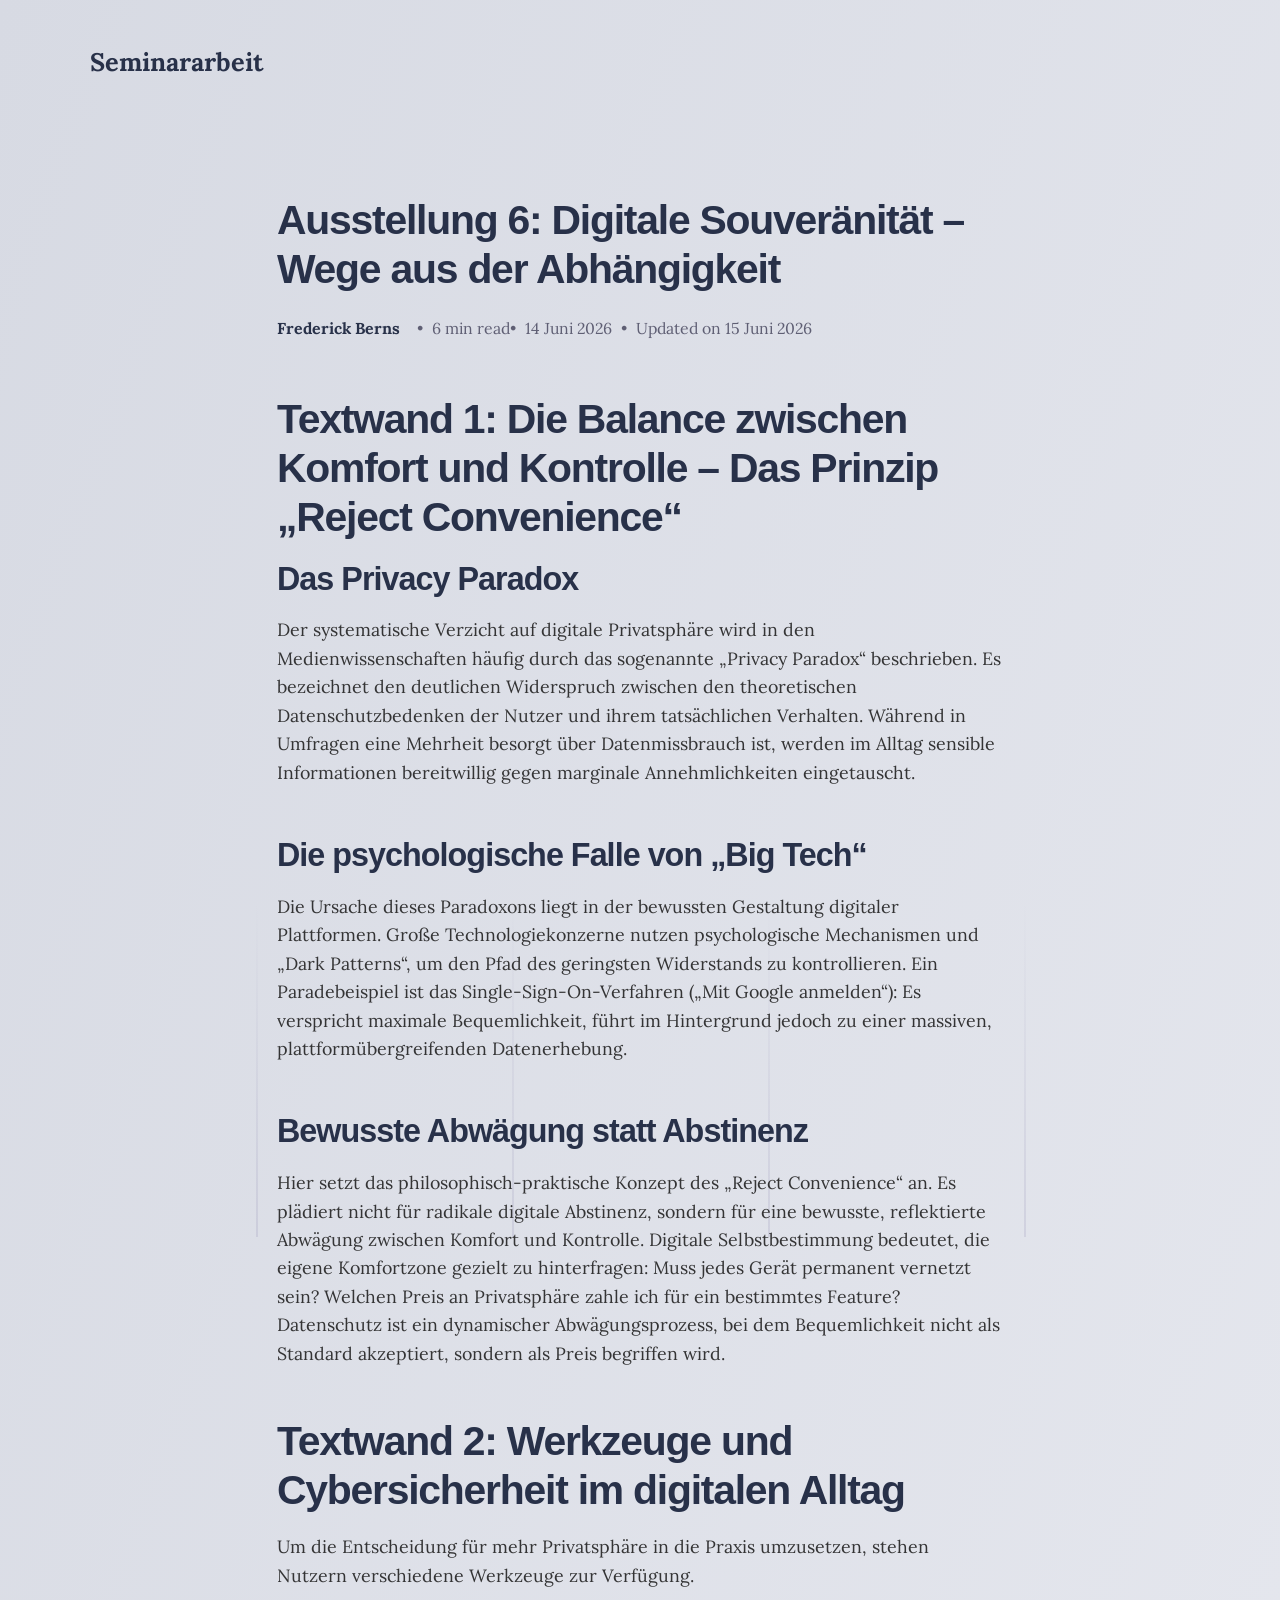
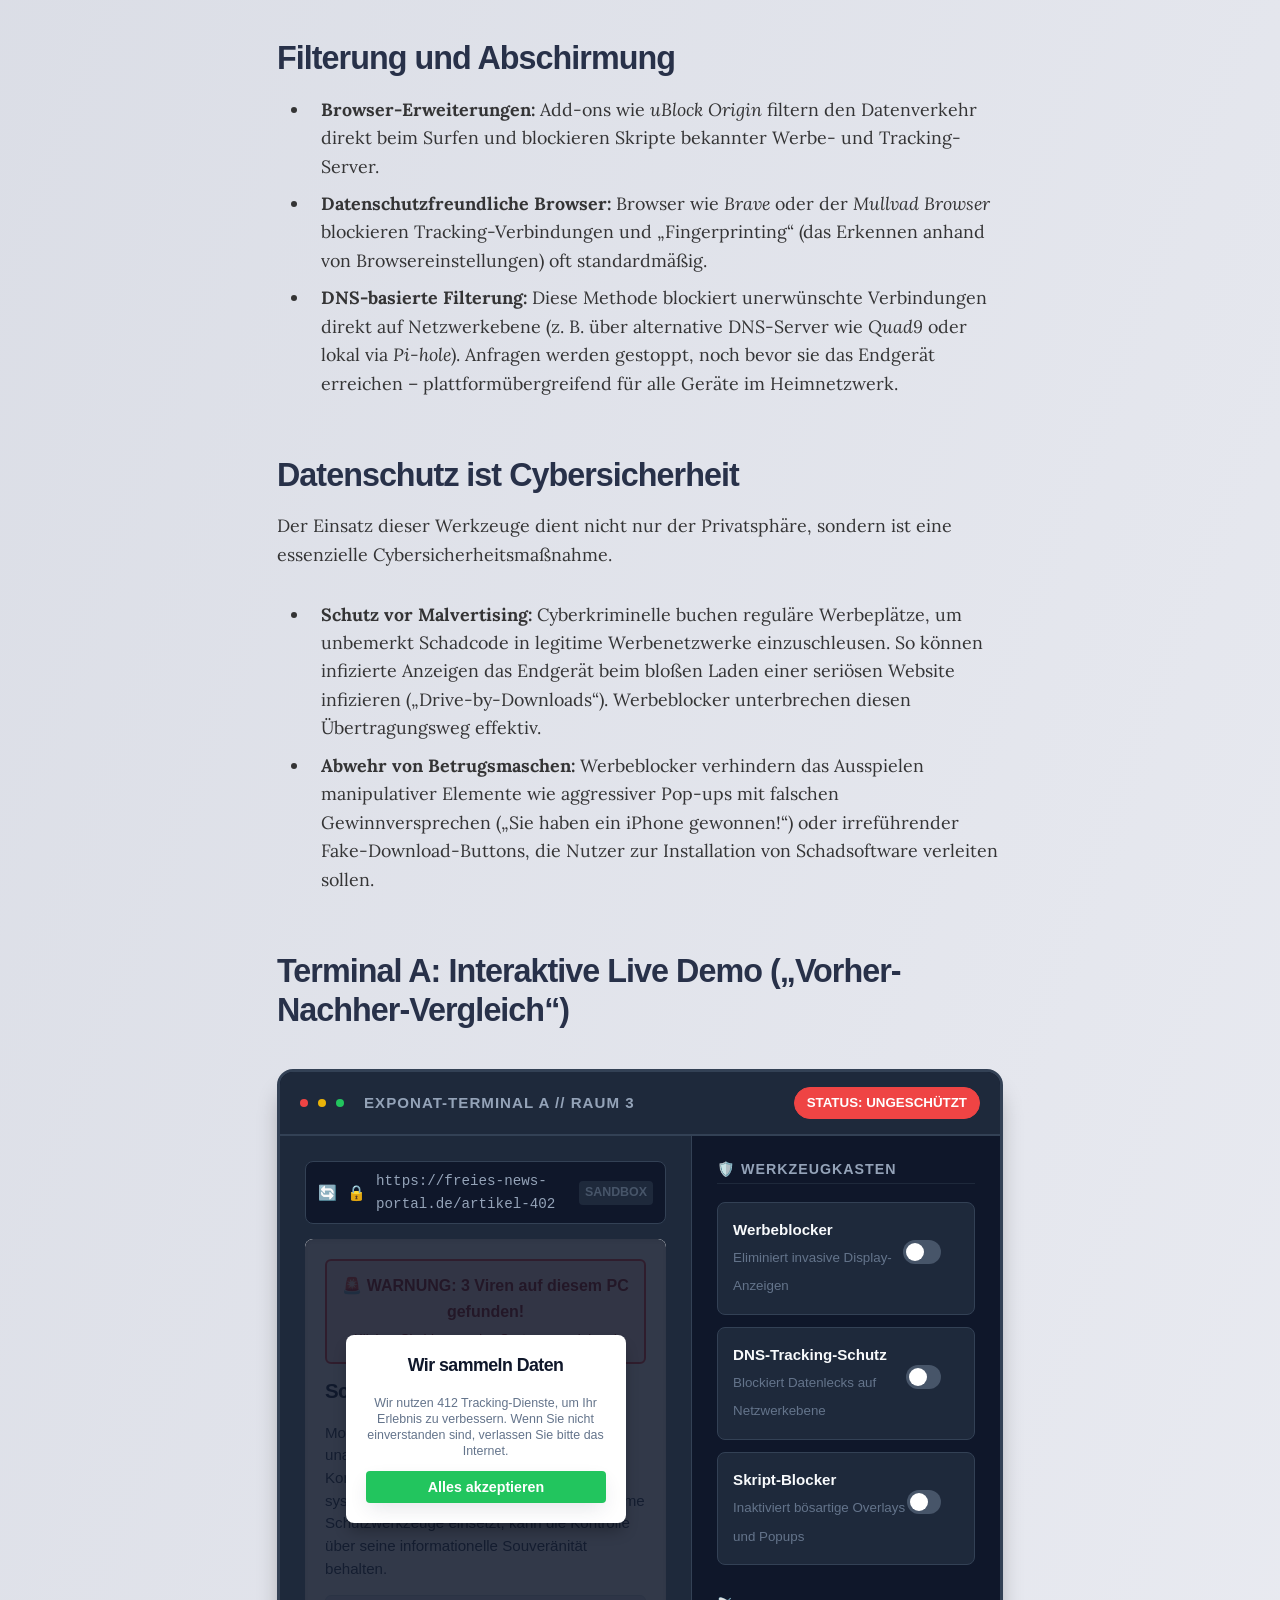
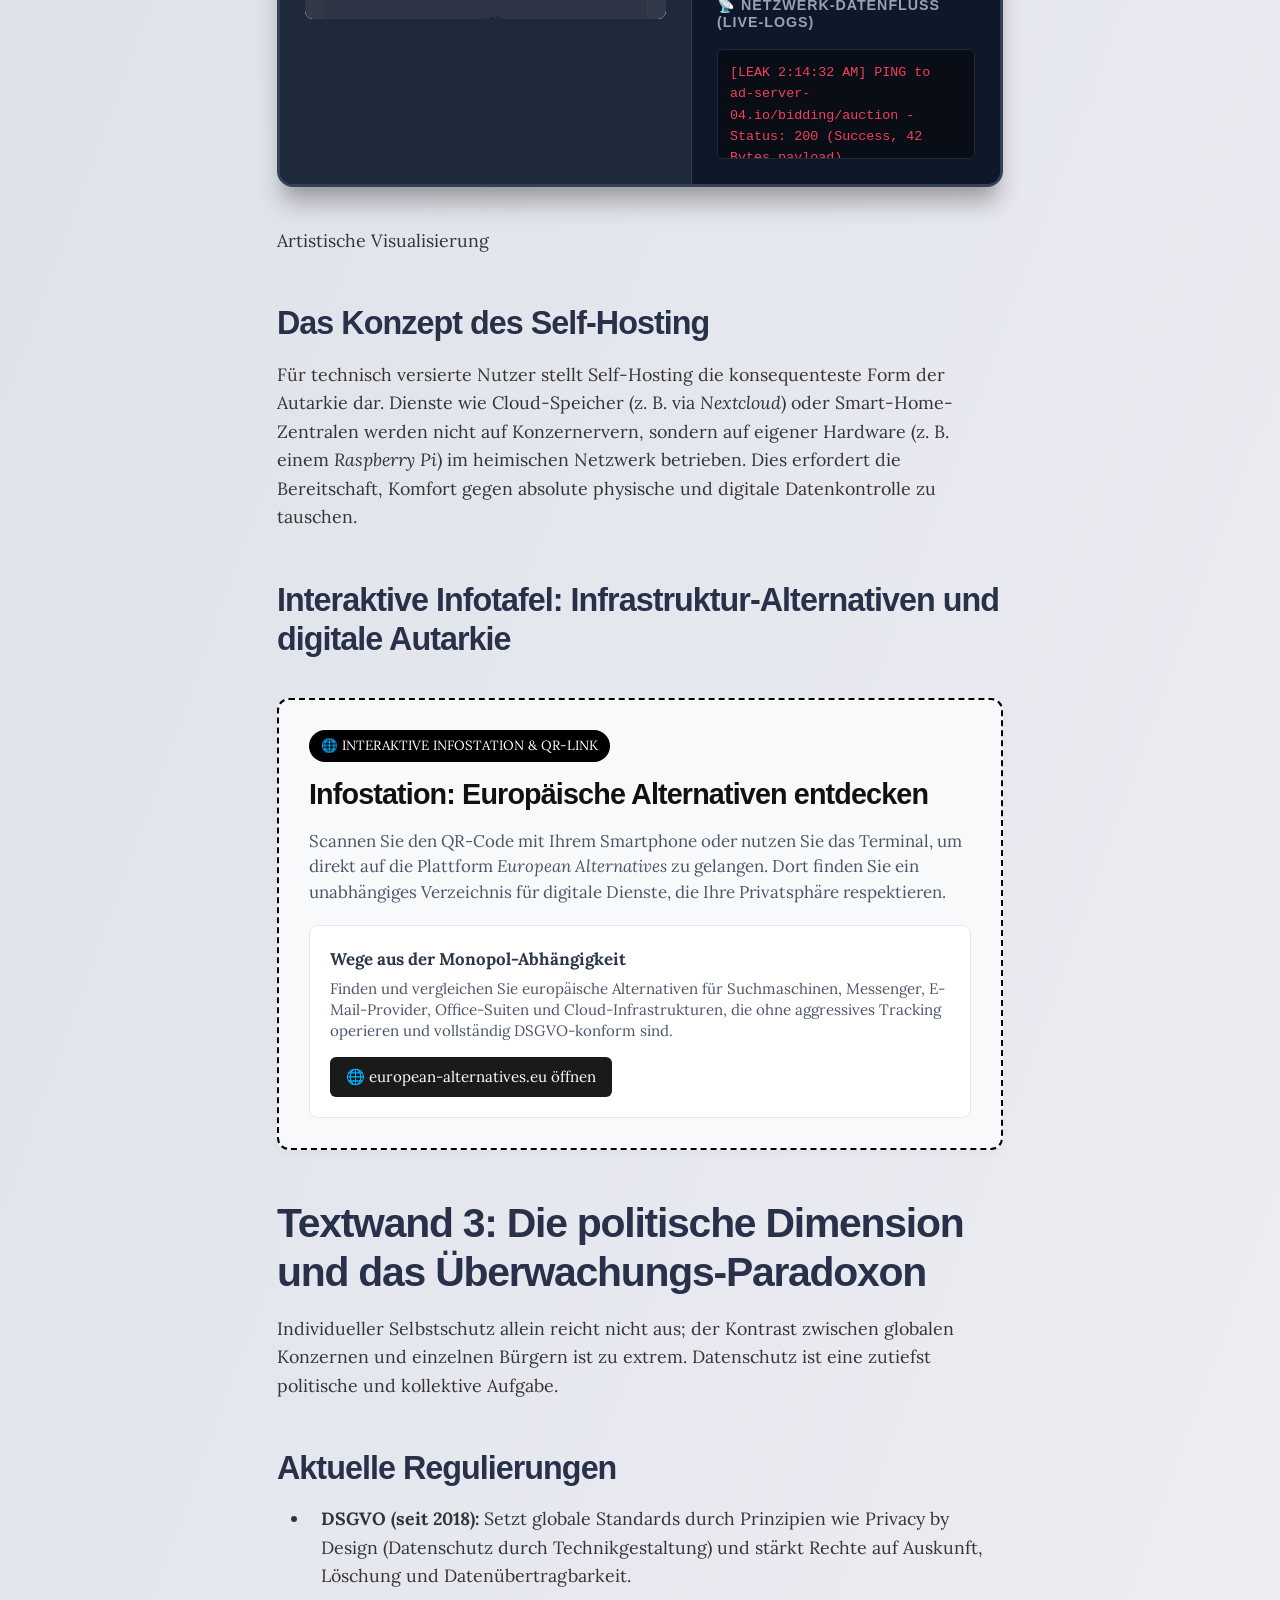
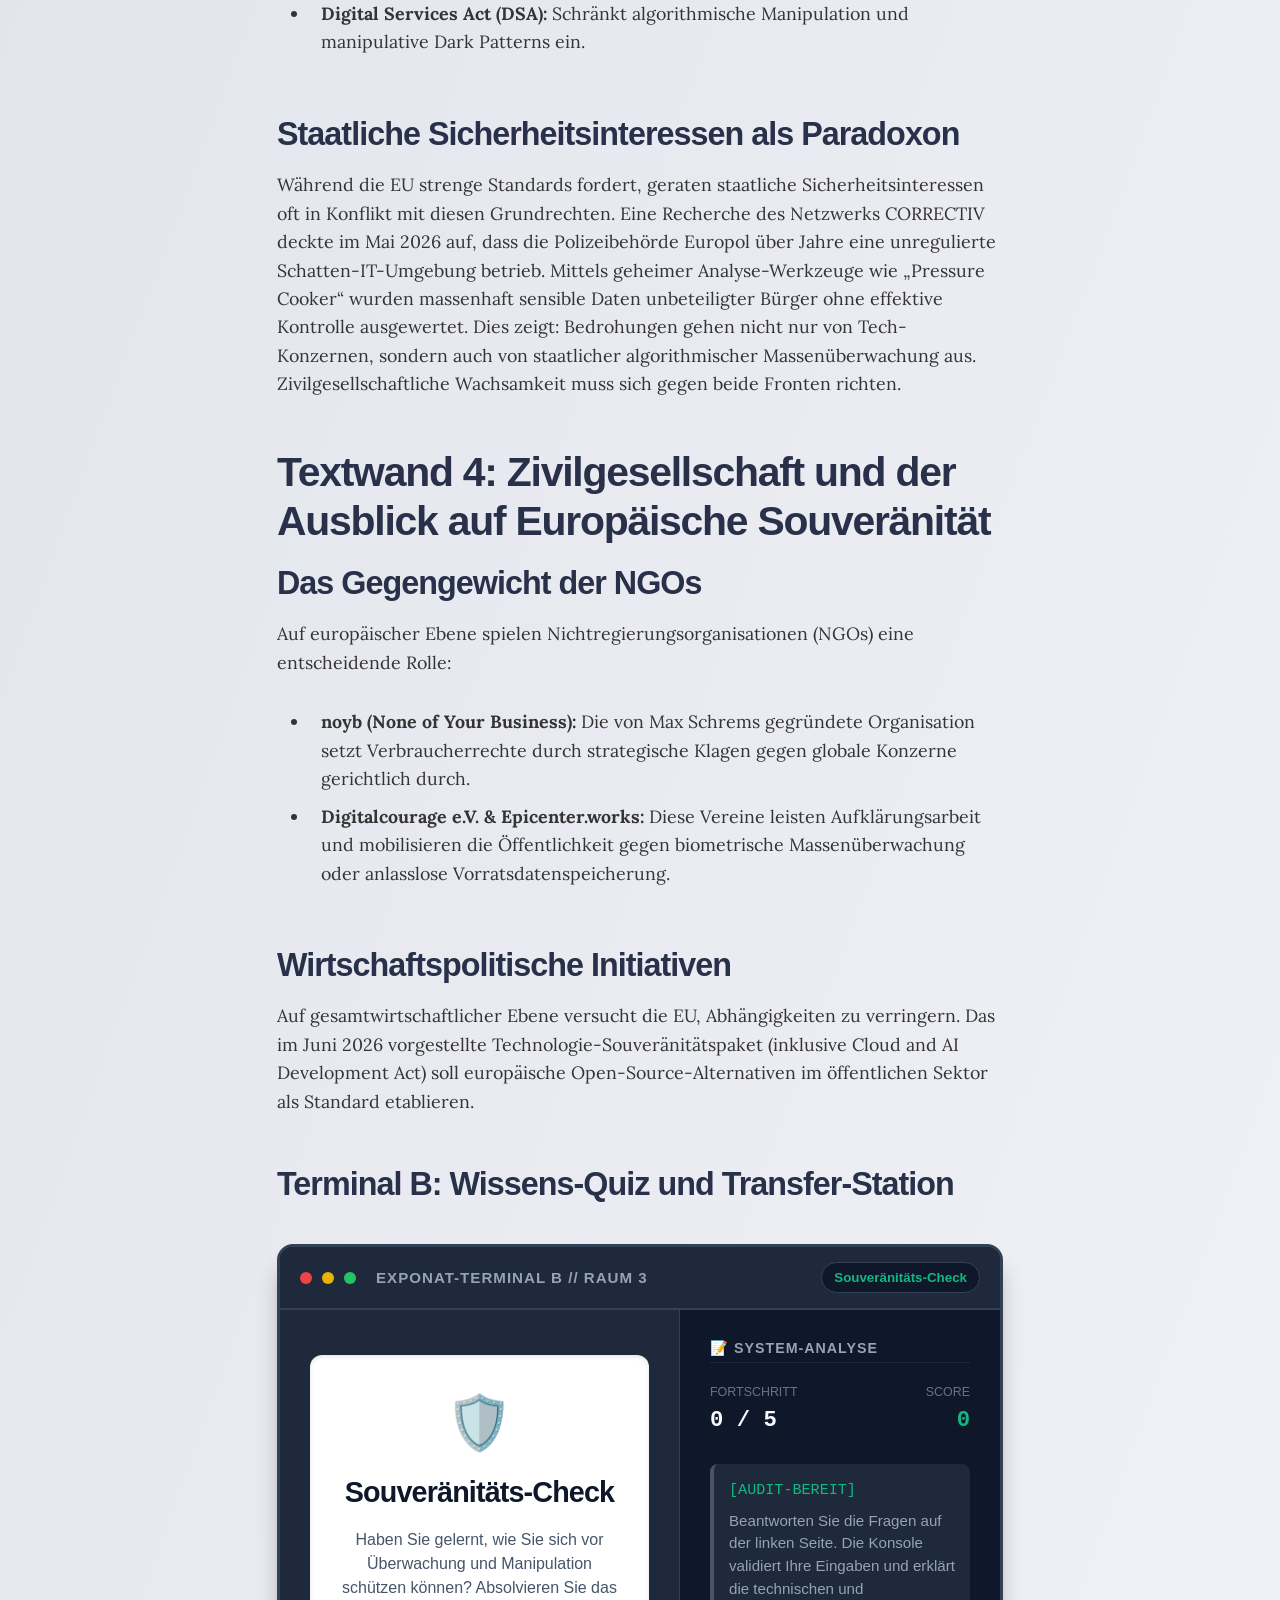
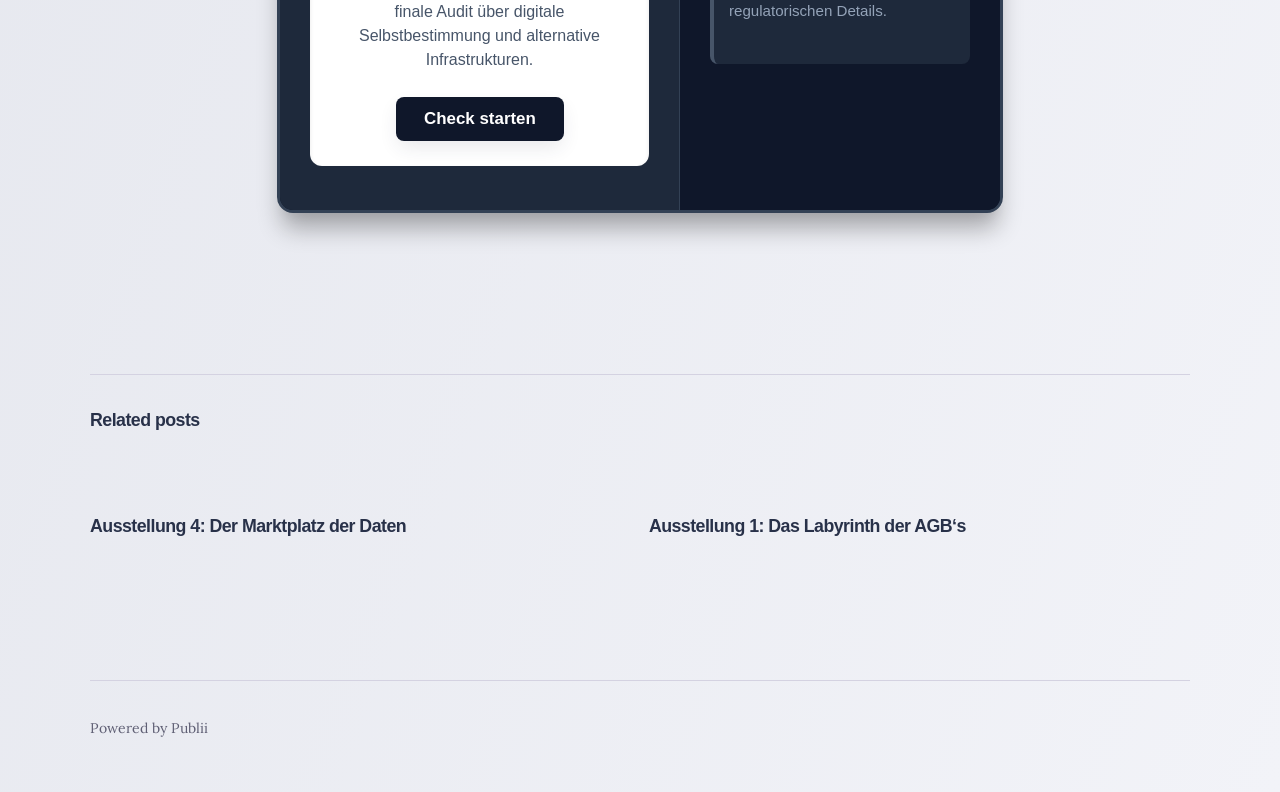
<file: seminararbeit-files/ausstellung-digitale-souveraenitaet.html>
<!DOCTYPE html><html lang="de"><head><meta charset="utf-8"><meta http-equiv="X-UA-Compatible" content="IE=edge"><meta name="viewport" content="width=device-width,initial-scale=1"><title>Ausstellung 6: Digitale Souveränität – Wege aus der Abhängigkeit - Seminararbeit</title><meta name="description" content="Textwand 1: Die Balance zwischen Komfort und Kontrolle – Das Prinzip „Reject Convenience“ Das Privacy Paradox Der systematische Verzicht auf&hellip;"><meta name="generator" content="Publii Open-Source CMS for Static Site"><link rel="canonical" href="./ausstellung-digitale-souveraenitaet.html"><link rel="preload" href="./assets/dynamic/fonts/lora/lora.woff2" as="font" type="font/woff2" crossorigin><link rel="preload" href="./assets/dynamic/fonts/lora/lora-italic.woff2" as="font" type="font/woff2" crossorigin><link rel="stylesheet" href="./assets/css/style.css?v=28a5eb87a5143db8fe2c1caca7e38a51"><script type="application/ld+json">{"@context":"http://schema.org","@type":"Article","mainEntityOfPage":{"@type":"WebPage","@id":"./ausstellung-digitale-souveraenitaet.html"},"headline":"Ausstellung 6: Digitale Souveränität – Wege aus der Abhängigkeit","datePublished":"2026-06-14T15:18+02:00","dateModified":"2026-06-15T05:45+02:00","description":"Textwand 1: Die Balance zwischen Komfort und Kontrolle – Das Prinzip „Reject Convenience“ Das Privacy Paradox Der systematische Verzicht auf&hellip;","author":{"@type":"Person","name":"Frederick Berns","url":"./authors/frederick-berns/"},"publisher":{"@type":"Organization","name":"Frederick Berns"}}</script><noscript><style>img[loading] {
                    opacity: 1;
                }</style></noscript></head><body class="post-template lines"><div class="container lines lines--right"><header class="header"><a href="index.html" class="logo">Seminararbeit</a></header><main class="main post"><article class="content"><header class="content__inner content__header"><h1 class="content__title">Ausstellung 6: Digitale Souveränität – Wege aus der Abhängigkeit</h1><div class="content__meta"><div class="content__meta__left"><a href="./authors/frederick-berns/" class="invert content__author" rel="author" title="Frederick Berns">Frederick Berns </a><span class="reading-time" aria-label="6 min read">6 min read</span></div><div class="content__meta__right"><time datetime="2026-06-14T15:18" class="content__date">14 Juni 2026</time><div class="content__updated">Updated on <time datetime="2026-06-14T15:18" class="content__date">15 Juni 2026</time></div></div></div></header><div class="content__inner"><div class="content__entry"><h1 id="textwand-1-die-balance-zwischen-komfort-und-kontrolle-das-prinzip-reject-convenience">Textwand 1: Die Balance zwischen Komfort und Kontrolle – Das Prinzip „Reject Convenience“</h1><h2 id="das-privacy-paradox">Das Privacy Paradox</h2><p>Der systematische Verzicht auf digitale Privatsphäre wird in den Medienwissenschaften häufig durch das sogenannte „Privacy Paradox“ beschrieben. Es bezeichnet den deutlichen Widerspruch zwischen den theoretischen Datenschutzbedenken der Nutzer und ihrem tatsächlichen Verhalten. Während in Umfragen eine Mehrheit besorgt über Datenmissbrauch ist, werden im Alltag sensible Informationen bereitwillig gegen marginale Annehmlichkeiten eingetauscht.</p><h2 id="die-psychologische-falle-von-big-tech">Die psychologische Falle von „Big Tech“</h2><p>Die Ursache dieses Paradoxons liegt in der bewussten Gestaltung digitaler Plattformen. Große Technologiekonzerne nutzen psychologische Mechanismen und „Dark Patterns“, um den Pfad des geringsten Widerstands zu kontrollieren. Ein Paradebeispiel ist das Single-Sign-On-Verfahren („Mit Google anmelden“): Es verspricht maximale Bequemlichkeit, führt im Hintergrund jedoch zu einer massiven, plattformübergreifenden Datenerhebung.</p><h2 id="bewusste-abwaegung-statt-abstinenz">Bewusste Abwägung statt Abstinenz</h2><p>Hier setzt das philosophisch-praktische Konzept des „Reject Convenience“ an. Es plädiert nicht für radikale digitale Abstinenz, sondern für eine bewusste, reflektierte Abwägung zwischen Komfort und Kontrolle. Digitale Selbstbestimmung bedeutet, die eigene Komfortzone gezielt zu hinterfragen: Muss jedes Gerät permanent vernetzt sein? Welchen Preis an Privatsphäre zahle ich für ein bestimmtes Feature? Datenschutz ist ein dynamischer Abwägungsprozess, bei dem Bequemlichkeit nicht als Standard akzeptiert, sondern als Preis begriffen wird.</p><h1 id="textwand-2-werkzeuge-und-cybersicherheit-im-digitalen-alltag">Textwand 2: Werkzeuge und Cybersicherheit im digitalen Alltag</h1><p>Um die Entscheidung für mehr Privatsphäre in die Praxis umzusetzen, stehen Nutzern verschiedene Werkzeuge zur Verfügung.</p><h2 id="filterung-und-abschirmung">Filterung und Abschirmung</h2><ul><li><b>Browser-Erweiterungen:</b> Add-ons wie <i>uBlock Origin</i> filtern den Datenverkehr direkt beim Surfen und blockieren Skripte bekannter Werbe- und Tracking-Server.</li><li><b>Datenschutzfreundliche Browser:</b> Browser wie <i>Brave</i> oder der <i>Mullvad Browser</i> blockieren Tracking-Verbindungen und „Fingerprinting“ (das Erkennen anhand von Browsereinstellungen) oft standardmäßig.</li><li><b>DNS-basierte Filterung:</b> Diese Methode blockiert unerwünschte Verbindungen direkt auf Netzwerkebene (z. B. über alternative DNS-Server wie <i>Quad9</i> oder lokal via <i>Pi-hole</i>). Anfragen werden gestoppt, noch bevor sie das Endgerät erreichen – plattformübergreifend für alle Geräte im Heimnetzwerk.</li></ul><h2 id="datenschutz-ist-cybersicherheit">Datenschutz ist Cybersicherheit</h2><p>Der Einsatz dieser Werkzeuge dient nicht nur der Privatsphäre, sondern ist eine essenzielle Cybersicherheitsmaßnahme.</p><ul><li><b>Schutz vor Malvertising:</b> Cyberkriminelle buchen reguläre Werbeplätze, um unbemerkt Schadcode in legitime Werbenetzwerke einzuschleusen. So können infizierte Anzeigen das Endgerät beim bloßen Laden einer seriösen Website infizieren („Drive-by-Downloads“). Werbeblocker unterbrechen diesen Übertragungsweg effektiv.</li><li><b>Abwehr von Betrugsmaschen:</b> Werbeblocker verhindern das Ausspielen manipulativer Elemente wie aggressiver Pop-ups mit falschen Gewinnversprechen („Sie haben ein iPhone gewonnen!“) oder irreführender Fake-Download-Buttons, die Nutzer zur Installation von Schadsoftware verleiten sollen.</li></ul><h2 id="terminal-a-interaktive-live-demo-vorher-nachher-vergleich">Terminal A: Interaktive Live Demo („Vorher-Nachher-Vergleich“)</h2><div><style>/* Kapselung aller Styles, um Konflikte mit dem Publii-Theme zu verhindern */
    .dw-container * {
        box-sizing: border-box;
    }
    .dw-container {
        margin: 40px 0;
        font-family: -apple-system, BlinkMacSystemFont, "Segoe UI", Roboto, Helvetica, Arial, sans-serif;
        background-color: #0f172a;
        color: #f8fafc;
        border-radius: 16px;
        border: 3px solid #334155;
        box-shadow: 0 20px 25px -5px rgba(0, 0, 0, 0.3), 0 10px 10px -5px rgba(0, 0, 0, 0.04);
        overflow: hidden;
    }
    /* Split-Screen Layout */
    .dw-split-layout {
        display: flex;
        flex-wrap: wrap;
        min-height: 550px;
    }
    .dw-sandbox-panel {
        flex: 1.4;
        min-width: 340px;
        padding: 25px;
        background-color: #1e293b;
        border-right: 1px solid #334155;
        display: flex;
        flex-direction: column;
    }
    .dw-control-panel {
        flex: 1;
        min-width: 280px;
        padding: 25px;
        background-color: #0f172a;
        display: flex;
        flex-direction: column;
        justify-content: space-between;
    }
    /* Browser UI */
    .dw-browser-chrome {
        background-color: #0f172a;
        border-radius: 8px;
        padding: 8px 12px;
        margin-bottom: 15px;
        display: flex;
        align-items: center;
        gap: 10px;
        border: 1px solid #334155;
    }
    .dw-dot {
        width: 8px;
        height: 8px;
        border-radius: 50%;
    }
    .dw-browser-viewport {
        background-color: #ffffff;
        color: #1e293b;
        border-radius: 8px;
        padding: 20px;
        flex: 1;
        position: relative;
        overflow-y: auto;
        max-height: 380px;
        box-shadow: inset 0 2px 4px rgba(0,0,0,0.1);
        font-size: 0.9rem;
    }
    /* Animierte, fiese Banner & Overlays */
    .dw-shaking-ad {
        background: #fee2e2;
        border: 2px solid #ef4444;
        border-radius: 6px;
        padding: 12px;
        margin-bottom: 15px;
        color: #991b1b;
        font-weight: bold;
        text-align: center;
        animation: dw-shake 0.5s infinite;
    }
    .dw-cookie-overlay {
        position: absolute;
        top: 0; left: 0; right: 0; bottom: 0;
        background: rgba(15, 23, 42, 0.85);
        display: flex;
        align-items: center;
        justify-content: center;
        padding: 20px;
        z-index: 50;
        border-radius: 8px;
    }
    .dw-cookie-box {
        background: #ffffff;
        border-radius: 8px;
        padding: 20px;
        text-align: center;
        box-shadow: 0 10px 15px -3px rgba(0, 0, 0, 0.3);
        max-width: 280px;
    }
    /* Slick Toggles (Kippschalter) */
    .dw-toggle-row {
        background-color: #1e293b;
        border-radius: 8px;
        padding: 15px;
        margin-bottom: 12px;
        display: flex;
        justify-content: space-between;
        align-items: center;
        border: 1px solid #334155;
    }
    .dw-switch {
        position: relative;
        display: inline-block;
        width: 48px;
        height: 24px;
    }
    .dw-switch input {
        opacity: 0;
        width: 0;
        height: 0;
    }
    .dw-slider {
        position: absolute;
        cursor: pointer;
        top: 0; left: 0; right: 0; bottom: 0;
        background-color: #475569;
        transition: .3s;
        border-radius: 24px;
    }
    .dw-slider:before {
        position: absolute;
        content: "";
        height: 18px;
        width: 18px;
        left: 3px;
        bottom: 3px;
        background-color: white;
        transition: .3s;
        border-radius: 50%;
    }
    input:checked + .dw-slider {
        background-color: #22c55e;
    }
    input:checked + .dw-slider:before {
        transform: translateX(24px);
    }
    /* Live Log Konsole */
    .dw-live-log {
        background-color: #090d16;
        border-radius: 6px;
        padding: 12px;
        font-family: monospace;
        font-size: 0.75rem;
        color: #ef4444;
        height: 110px;
        overflow-y: hidden;
        border: 1px solid #1e293b;
        position: relative;
    }
    /* Keyframes */
    @keyframes dw-shake {
        0% { transform: translate(1px, 1px) rotate(0deg); }
        10% { transform: translate(-1px, -1px) rotate(-0.5deg); }
        20% { transform: translate(-2px, 0px) rotate(0.5deg); }
        30% { transform: translate(0px, 1px) rotate(0deg); }
        40% { transform: translate(1px, -1px) rotate(0.5deg); }
        50% { transform: translate(-1px, 1px) rotate(-0.5deg); }
        60% { transform: translate(-2px, 1px) rotate(0deg); }
        70% { transform: translate(1px, 1px) rotate(-0.5deg); }
        80% { transform: translate(-1px, -1px) rotate(0.5deg); }
        90% { transform: translate(2px, 1px) rotate(0deg); }
        100% { transform: translate(1px, -1px) rotate(-0.5deg); }
    }</style><div class="dw-container"><div style="background-color: #1e293b; padding: 15px 20px; border-bottom: 2px solid #334155; display: flex; justify-content: space-between; align-items: center;"><div style="display: flex; align-items: center; gap: 10px;"><span class="dw-dot" style="background-color: #ef4444;"></span> <span class="dw-dot" style="background-color: #eab308;"></span> <span class="dw-dot" style="background-color: #22c55e;"></span> <strong style="margin-left: 10px; font-size: 0.85rem; letter-spacing: 1px; color: #94a3b8; text-transform: uppercase;">Exponat-Terminal A // Raum 3</strong></div><div id="dw-main-badge" style="background-color: #ef4444; padding: 4px 12px; border-radius: 20px; font-size: 0.75rem; font-weight: bold; color: #ffffff; border: 1px solid #ef4444; transition: all 0.3s;">STATUS: UNGESCHÜTZT</div></div><div class="dw-split-layout"><div class="dw-sandbox-panel"><div class="dw-browser-chrome"><span style="color: #64748b; font-size: 0.85rem;">🔄</span> <span style="color: #64748b; font-size: 0.85rem;">🔒</span> <span style="color: #94a3b8; font-size: 0.8rem; font-family: monospace; flex: 1;">https://freies-news-portal.de/artikel-402</span> <span style="color: #475569; font-size: 0.7rem; font-weight: bold; padding: 2px 6px; background: #1e293b; border-radius: 4px; text-transform: uppercase;">SANDBOX</span></div><div class="dw-browser-viewport" id="dw-viewport"><div id="dw-shaking-box" class="dw-shaking-ad">🚨 WARNUNG: 3 Viren auf diesem PC gefunden!<br><span style="font-size: 0.75rem; font-weight: normal; text-decoration: underline;">Klicken Sie hier, um das System zu reinigen!</span></div><div id="dw-cookie-banner" class="dw-cookie-overlay"><div class="dw-cookie-box"><h4 style="margin: 0 0 8px 0; color: #0f172a; font-size: 1rem;">Wir sammeln Daten</h4><p style="font-size: 0.7rem; color: #64748b; line-height: 1.3; margin-bottom: 12px;">Wir nutzen 412 Tracking-Dienste, um Ihr Erlebnis zu verbessern. Wenn Sie nicht einverstanden sind, verlassen Sie bitte das Internet.</p><button style="background: #22c55e; color: white; border: none; padding: 8px 15px; border-radius: 4px; font-weight: bold; font-size: 0.8rem; width: 100%; cursor: pointer;">Alles akzeptieren</button></div></div><div id="dw-page-content" style="text-align: left; line-height: 1.5; color: #334155;"><h3 id="dw-content-title" style="margin-top: 0; color: #1e293b; font-size: 1.15rem;">Schattenseiten der Technologie</h3><p id="dw-content-p" style="font-size: 0.85rem; margin-bottom: 15px;">Moderne Benutzeroberflächen tracken unaufhörlich jeden Ihrer Klicks. Große Konzerne finanzieren sich primär über den systematischen Datenabgriff. Nur wer wirksame Schutzwerkzeuge einsetzt, kann die Kontrolle über seine informationelle Souveränität behalten.</p><div id="dw-video-ad" style="background: #e2e8f0; border: 1px solid #cbd5e1; padding: 15px; border-radius: 6px; text-align: center; margin: 15px 0;"><span style="font-size: 1.5rem; display: block; margin-bottom: 5px;">🎬</span> <strong style="color: #0f172a; font-size: 0.8rem;">ANZEIGE: Gewinnen Sie JETZT ein neues iPhone!</strong> <span style="display: block; font-size: 0.7rem; color: #64748b; margin-top: 2px;">Werbevideo startet in 3 Sekunden...</span></div></div></div></div><div class="dw-control-panel"><div><h4 style="margin-top: 0; color: #94a3b8; font-size: 0.8rem; letter-spacing: 1px; text-transform: uppercase; margin-bottom: 15px; border-bottom: 1px solid #1e293b; padding-bottom: 5px;">🛡️ Werkzeugkasten</h4><div class="dw-toggle-row"><div><strong style="font-size: 0.85rem; display: block; color: #f8fafc;">Werbeblocker</strong> <span style="font-size: 0.75rem; color: #64748b;">Eliminiert invasive Display-Anzeigen</span></div><label class="dw-switch"><input type="checkbox" id="dw-toggle-ads" onchange="dwUpdateEngine()"> <span class="dw-slider"></span></label></div><div class="dw-toggle-row"><div><strong style="font-size: 0.85rem; display: block; color: #f8fafc;">DNS-Tracking-Schutz</strong> <span style="font-size: 0.75rem; color: #64748b;">Blockiert Datenlecks auf Netzwerkebene</span></div><label class="dw-switch"><input type="checkbox" id="dw-toggle-tracking" onchange="dwUpdateEngine()"> <span class="dw-slider"></span></label></div><div class="dw-toggle-row"><div><strong style="font-size: 0.85rem; display: block; color: #f8fafc;">Skript-Blocker</strong> <span style="font-size: 0.75rem; color: #64748b;">Inaktiviert bösartige Overlays und Popups</span></div><label class="dw-switch"><input type="checkbox" id="dw-toggle-scripts" onchange="dwUpdateEngine()"> <span class="dw-slider"></span></label></div></div><div style="margin-top: 20px;"><h4 style="margin-top: 0; color: #94a3b8; font-size: 0.8rem; letter-spacing: 1px; text-transform: uppercase; margin-bottom: 10px;">📡 Netzwerk-Datenfluss (Live-Logs)</h4><div id="dw-log-screen" class="dw-live-log"></div></div></div></div></div><script>// Globale Zustände der Schalter
    const dwConfig = {
        ads: false,
        tracking: false,
        scripts: false
    };

    // Tracker-URLs für die Live-Simulation
    const dwTrackerDomains = [
        "doubleclick-networks.com/track/user",
        "adservice.google-analytics.internal/pixel",
        "facebook-pixel.api/social-connect",
        "ad-server-04.io/bidding/auction",
        "data-brokers.com/profile/sync"
    ];

    let dwIntervalId = null;

    // Funktion zur Simulation der kontinuierlich eintreffenden Tracking-Verbindungen
    function dwStartLogging() {
        if (dwIntervalId) clearInterval(dwIntervalId);
        
        const logScreen = document.getElementById('dw-log-screen');
        logScreen.innerHTML = `<span style="color: #38bdf8;">[INIT] System ready. Listening on socket...</span>`;
        
        dwIntervalId = setInterval(() => {
            if (dwConfig.tracking) {
                // Tracking ist blockiert
                logScreen.innerHTML = `<span style="color: #22c55e;">[SHIELD] Connection blocked: DNS query hijacked by DNS-Filter.</span><br>` + logScreen.innerHTML;
            } else {
                // Tracking ist aktiv (Datenlecks!)
                const randDomain = dwTrackerDomains[Math.floor(Math.random() * dwTrackerDomains.length)];
                const timestamp = new Date().toLocaleTimeString();
                logScreen.innerHTML = `<span style="color: #f43f5e;">[LEAK ${timestamp}] PING to ${randDomain} - Status: 200 (Success, 42 Bytes payload)</span><br>` + logScreen.innerHTML;
            }
            
            // Log einkürzen, um Speicherlecks zu verhindern
            const lines = logScreen.innerHTML.split('<br>');
            if (lines.length > 7) {
                logScreen.innerHTML = lines.slice(0, 7).join('<br>');
            }
        }, 1200);
    }

    // Funktion, die beim Betätigen der Schalter aufgerufen wird
    function dwUpdateEngine() {
        dwConfig.ads = document.getElementById('dw-toggle-ads').checked;
        dwConfig.tracking = document.getElementById('dw-toggle-tracking').checked;
        dwConfig.scripts = document.getElementById('dw-toggle-scripts').checked;

        const viewport = document.getElementById('dw-viewport');
        const badge = document.getElementById('dw-main-badge');
        const shakingBox = document.getElementById('dw-shaking-box');
        const cookieBanner = document.getElementById('dw-cookie-banner');
        const videoAd = document.getElementById('dw-video-ad');
        const pageContent = document.getElementById('dw-page-content');
        const logScreen = document.getElementById('dw-log-screen');

        // 1. Werbeblocker-Logik
        if (dwConfig.ads) {
            shakingBox.style.display = 'none';
            if (videoAd) videoAd.style.display = 'none';
        } else {
            shakingBox.style.display = 'block';
            if (videoAd) videoAd.style.display = 'block';
        }

        // 2. Skriptblocker-Logik
        if (dwConfig.scripts) {
            cookieBanner.style.display = 'none';
            // Im aktivierten NoScript Modus stellen wir ein super-cleanes, barrierefreies Layout her
            viewport.style.backgroundColor = "#faf9f6"; // Schönes Sepia-Buch-Farbe
            viewport.style.color = "#111111";
            pageContent.style.filter = "none";
        } else {
            cookieBanner.style.display = dwConfig.scripts ? 'none' : 'flex';
            viewport.style.backgroundColor = "#ffffff";
            viewport.style.color = "#1e293b";
        }

        // 3. Tracking-Logik & Konsolen-Anzeige
        if (dwConfig.tracking) {
            logScreen.style.color = "#22c55e";
        } else {
            logScreen.style.color = "#ef4444";
        }

        // 4. Globaler Badge Status-Update (Berechnung der Autonomie)
        let activeCount = 0;
        if (dwConfig.ads) activeCount++;
        if (dwConfig.tracking) activeCount++;
        if (dwConfig.scripts) activeCount++;

        if (activeCount === 3) {
            badge.innerText = "STATUS: VOLLSTÄNDIG SOUVERÄN";
            badge.style.backgroundColor = "#22c55e";
            badge.style.borderColor = "#22c55e";
        } else if (activeCount > 0) {
            badge.innerText = "STATUS: TEILWEISE GESCHÜTZT";
            badge.style.backgroundColor = "#eab308";
            badge.style.borderColor = "#eab308";
            badge.style.color = "#0f172a";
        } else {
            badge.innerText = "STATUS: UNGESCHÜTZT";
            badge.style.backgroundColor = "#ef4444";
            badge.style.borderColor = "#ef4444";
            badge.style.color = "#ffffff";
        }
    }

    // Beim Laden des Terminals starten wir direkt die Logik
    window.onload = function() {
        dwStartLogging();
        dwUpdateEngine();
    };
    
    // Fallback falls window.onload in Publii blockiert ist
    setTimeout(() => {
        if (!dwIntervalId) {
            dwStartLogging();
            dwUpdateEngine();
        }
    }, 500);</script></div><p>Artistische Visualisierung</p><h2 id="das-konzept-des-self-hosting">Das Konzept des Self-Hosting</h2><p>Für technisch versierte Nutzer stellt Self-Hosting die konsequenteste Form der Autarkie dar. Dienste wie Cloud-Speicher (z. B. via <i>Nextcloud</i>) oder Smart-Home-Zentralen werden nicht auf Konzernervern, sondern auf eigener Hardware (z. B. einem <i>Raspberry Pi</i>) im heimischen Netzwerk betrieben. Dies erfordert die Bereitschaft, Komfort gegen absolute physische und digitale Datenkontrolle zu tauschen.</p><h2 id="interaktive-infotafel-infrastruktur-alternativen-und-digitale-autarkie">Interaktive Infotafel: Infrastruktur-Alternativen und digitale Autarkie</h2><div><div style="background-color: #f8f9fa; border: 2px dashed #000000; border-radius: 12px; padding: 30px; margin: 40px 0; box-shadow: 0 4px 10px rgba(0,0,0,0.03);"><div style="display: inline-block; background: #000000; color: #ffffff; padding: 5px 12px; border-radius: 20px; font-size: 0.75rem; font-weight: bold; uppercase; margin-bottom: 15px;">🌐 INTERAKTIVE INFOSTATION & QR-LINK</div><h3 style="margin-top: 0; color: #111111;">Infostation: Europäische Alternativen entdecken</h3><p style="color: #4a5568; font-size: 0.95rem; line-height: 1.5; margin-bottom: 20px;">Scannen Sie den QR-Code mit Ihrem Smartphone oder nutzen Sie das Terminal, um direkt auf die Plattform <em>European Alternatives</em> zu gelangen. Dort finden Sie ein unabhängiges Verzeichnis für digitale Dienste, die Ihre Privatsphäre respektieren.</p><div style="display: flex; flex-wrap: wrap; gap: 20px; background: #ffffff; padding: 20px; border-radius: 8px; border: 1px solid #e2e8f0; align-items: center;"><div style="flex: 1; min-width: 250px;"><strong style="font-size: 0.95rem; display: block; margin-bottom: 5px; color: #2d3748;">Wege aus der Monopol-Abhängigkeit</strong><p style="margin: 0 0 15px 0; font-size: 0.85rem; color: #4a5568; line-height: 1.4;">Finden und vergleichen Sie europäische Alternativen für Suchmaschinen, Messenger, E-Mail-Provider, Office-Suiten und Cloud-Infrastrukturen, die ohne aggressives Tracking operieren und vollständig DSGVO-konform sind.</p><a href="https://european-alternatives.eu" target="_blank" rel="noopener" style="display: inline-block; background: #1a1a1a; color: #ffffff; padding: 8px 16px; border-radius: 6px; text-decoration: none; font-size: 0.85rem; font-weight: bold;">🌐 european-alternatives.eu öffnen</a></div></div></div></div><h1 id="textwand-3-die-politische-dimension-und-das-ueberwachungs-paradoxon">Textwand 3: Die politische Dimension und das Überwachungs-Paradoxon</h1><p>Individueller Selbstschutz allein reicht nicht aus; der Kontrast zwischen globalen Konzernen und einzelnen Bürgern ist zu extrem. Datenschutz ist eine zutiefst politische und kollektive Aufgabe.</p><h2 id="aktuelle-regulierungen">Aktuelle Regulierungen</h2><ul><li><b>DSGVO (seit 2018):</b> Setzt globale Standards durch Prinzipien wie Privacy by Design (Datenschutz durch Technikgestaltung) und stärkt Rechte auf Auskunft, Löschung und Datenübertragbarkeit.</li><li><b>Digital Services Act (DSA):</b> Schränkt algorithmische Manipulation und manipulative Dark Patterns ein.</li></ul><h2 id="staatliche-sicherheitsinteressen-als-paradoxon">Staatliche Sicherheitsinteressen als Paradoxon</h2><p>Während die EU strenge Standards fordert, geraten staatliche Sicherheitsinteressen oft in Konflikt mit diesen Grundrechten. Eine Recherche des Netzwerks CORRECTIV deckte im Mai 2026 auf, dass die Polizeibehörde Europol über Jahre eine unregulierte Schatten-IT-Umgebung betrieb. Mittels geheimer Analyse-Werkzeuge wie „Pressure Cooker“ wurden massenhaft sensible Daten unbeteiligter Bürger ohne effektive Kontrolle ausgewertet. Dies zeigt: Bedrohungen gehen nicht nur von Tech-Konzernen, sondern auch von staatlicher algorithmischer Massenüberwachung aus. Zivilgesellschaftliche Wachsamkeit muss sich gegen beide Fronten richten.</p><h1 id="textwand-4-zivilgesellschaft-und-der-ausblick-auf-europaeische-souveraenitaet">Textwand 4: Zivilgesellschaft und der Ausblick auf Europäische Souveränität</h1><h2 id="das-gegengewicht-der-ngos">Das Gegengewicht der NGOs</h2><p>Auf europäischer Ebene spielen Nichtregierungsorganisationen (NGOs) eine entscheidende Rolle:</p><ul><li><b>noyb (None of Your Business):</b> Die von Max Schrems gegründete Organisation setzt Verbraucherrechte durch strategische Klagen gegen globale Konzerne gerichtlich durch.</li><li><b>Digitalcourage e.V. &amp; Epicenter.works:</b> Diese Vereine leisten Aufklärungsarbeit und mobilisieren die Öffentlichkeit gegen biometrische Massenüberwachung oder anlasslose Vorratsdatenspeicherung.</li></ul><h2 id="wirtschaftspolitische-initiativen">Wirtschaftspolitische Initiativen</h2><p>Auf gesamtwirtschaftlicher Ebene versucht die EU, Abhängigkeiten zu verringern. Das im Juni 2026 vorgestellte Technologie-Souveränitätspaket (inklusive Cloud and AI Development Act) soll europäische Open-Source-Alternativen im öffentlichen Sektor als Standard etablieren.</p><h2 id="terminal-b-wissens-quiz-und-transfer-station">Terminal B: Wissens-Quiz und Transfer-Station</h2><div><div class="sc-terminal-wrapper" style="margin: 40px 0; font-family: -apple-system, BlinkMacSystemFont, 'Segoe UI', Roboto, Helvetica, Arial, sans-serif; background-color: #0f172a; color: #f8fafc; border-radius: 16px; border: 3px solid #334155; box-shadow: 0 20px 25px -5px rgba(0, 0, 0, 0.3), 0 10px 10px -5px rgba(0, 0, 0, 0.04); overflow: hidden;"><div style="background-color: #1e293b; padding: 15px 20px; border-bottom: 2px solid #334155; display: flex; justify-content: space-between; align-items: center;"><div style="display: flex; align-items: center; gap: 10px;"><span style="display: inline-block; width: 12px; height: 12px; background-color: #ef4444; border-radius: 50%;"></span> <span style="display: inline-block; width: 12px; height: 12px; background-color: #eab308; border-radius: 50%;"></span> <span style="display: inline-block; width: 12px; height: 12px; background-color: #22c55e; border-radius: 50%;"></span> <strong style="margin-left: 10px; font-size: 0.85rem; letter-spacing: 1px; color: #94a3b8; text-transform: uppercase;">Exponat-Terminal B // Raum 3</strong></div><div style="background-color: #0f172a; padding: 4px 12px; border-radius: 20px; font-size: 0.75rem; font-weight: bold; color: #10b981; border: 1px solid #334155;">Souveränitäts-Check</div></div><div class="sc-main-layout" style="display: flex; flex-wrap: wrap; min-height: 500px;"><div style="flex: 1; min-width: 320px; padding: 30px; border-right: 1px solid #334155; background-color: #1e293b; display: flex; flex-direction: column; justify-content: center;"><div id="sc-quiz-viewport" style="background-color: #ffffff; color: #1e293b; border-radius: 12px; padding: 25px; box-shadow: inset 0 2px 4px rgba(0,0,0,0.1); min-height: 365px; display: flex; flex-direction: column; justify-content: center;"><div style="text-align: center;"><span style="font-size: 3rem; display: block; margin-bottom: 10px;">🛡️</span><h3 style="color: #0f172a; margin-top: 0; margin-bottom: 10px;">Souveränitäts-Check</h3><p style="color: #475569; font-size: 0.9rem; line-height: 1.5; margin-bottom: 25px;">Haben Sie gelernt, wie Sie sich vor Überwachung und Manipulation schützen können? Absolvieren Sie das finale Audit über digitale Selbstbestimmung und alternative Infrastrukturen.</p><button onclick="scStartQuiz()" style="background-color: #0f172a; color: #ffffff; border: none; padding: 12px 28px; border-radius: 8px; font-weight: bold; cursor: pointer; font-size: 0.95rem; transition: background 0.2s;">Check starten</button></div></div></div><div style="width: 320px; padding: 30px; background-color: #0f172a; display: flex; flex-direction: column; justify-content: space-between;"><div><h4 style="margin-top: 0; color: #94a3b8; font-size: 0.8rem; letter-spacing: 1px; text-transform: uppercase; margin-bottom: 20px; border-bottom: 1px solid #1e293b; padding-bottom: 5px;">📝 System-Analyse</h4><div style="display: flex; justify-content: space-between; margin-bottom: 25px;"><div><div style="font-size: 0.7rem; color: #64748b; text-transform: uppercase;">Fortschritt</div><div id="sc-stat-progress" style="font-size: 1.25rem; font-weight: bold; font-family: monospace; color: #f8fafc;">0 / 5</div></div><div style="text-align: right;"><div style="font-size: 0.7rem; color: #64748b; text-transform: uppercase;">Score</div><div id="sc-stat-score" style="font-size: 1.25rem; font-weight: bold; font-family: monospace; color: #10b981;">0</div></div></div><div id="sc-feedback-panel" style="background-color: #1e293b; border-radius: 8px; padding: 15px; border-left: 4px solid #475569; font-size: 0.85rem; line-height: 1.5; color: #94a3b8; min-height: 200px;"><span style="font-family: monospace; color: #10b981; display: block; margin-bottom: 8px;">[AUDIT-BEREIT]</span> Beantworten Sie die Fragen auf der linken Seite. Die Konsole validiert Ihre Eingaben und erklärt die technischen und regulatorischen Details.</div></div><div id="sc-controls" style="margin-top: 20px; display: none; text-align: right;"><button id="sc-next-btn" onclick="scNextQuestion()" style="background-color: #10b981; color: #ffffff; border: none; padding: 10px 18px; border-radius: 6px; font-weight: bold; cursor: pointer; font-size: 0.85rem;">Nächste Frage →</button></div></div></div></div><script>let scCurrentIndex = 0;
let scScore = 0;
let scSelectedOptionIndex = null;
let scIsAnswered = false;

const scQuestions = [
    {
        category: "Frage 1: IT-Sicherheit",
        text: "Welches Sicherheitsrisiko beschreibt das unbemerkte Nachladen von Schadcode über manipulierte Werbeplätze auf ansonsten seriösen und vertrauenswürdigen Webseiten?",
        options: [
            "Man-in-the-Middle-Angriff (MitM)",
            "Cross-Site Scripting (XSS)",
            "Malvertising (Schadwerbung)",
            "Domain-Spoofing"
        ],
        correctIndex: 2,
        explanation: "<strong>Korrekt: Malvertising.</strong><br><br>Cyberkriminelle nutzen das unregulierte Werbeökosystem des Webs, um schadhaften Code in ansonsten seriöse Netzwerke einzuschleusen. Ein Werbeblocker schützt hierbei nicht nur vor lästiger visueller Ablenkung, sondern ist ein wichtiges Cybersicherheits-Werkzeug, das Infektionsketten auf unverschlüsselten Werbeservern blockiert."
    },
    {
        category: "Frage 2: Infrastruktur-Alternativen",
        text: "Welche europäischen Anbieter bieten eine datenschutzfreundliche, Ende-zu-Ende-verschlüsselte Alternative zu den dominierenden US-E-Mail-Diensten?",
        options: [
            "Gmail & Outlook",
            "Yahoo Mail & AOL",
            "Yandex Mail & Mail.ru",
            "Proton Mail & Tuta"
        ],
        correctIndex: 3,
        explanation: "<strong>Korrekt: Proton und Tuta.</strong><br><br>Diese Dienste operieren unter europäischen Datenschutzgesetzen (Schweiz/Deutschland) und verschlüsseln E-Mails so, dass selbst die Betreiber keinen Zugriff auf die Inhalte haben. Sie finanzieren sich über Premium-Abos statt über gezieltes Werbetracking."
    },
    {
        category: "Frage 3: Netzwerk-Technologie",
        text: "Welche Methode blockiert tracker- und werberelevante Verbindungen plattformübergreifend auf Netzwerkebene, noch bevor die Daten das Endgerät überhaupt erreichen?",
        options: [
            "DNS-basierte Filterung (z. B. Quad9 oder Pi-hole)",
            "Lokales Browser-Caching",
            "Virtual Private Network (VPN)",
            "Sandboxing im Betriebssystem"
        ],
        correctIndex: 0,
        explanation: "<strong>Korrekt: DNS-basierte Filterung.</strong><br><br>Durch den Einsatz alternativer DNS-Server (wie Quad9) oder lokaler Filter-Hardware (Pi-hole) werden Anfragen an bekannte Tracking-Domains abgefangen. Da dies direkt bei der Adressauflösung geschieht, schützt diese Methode alle Geräte im Heimnetzwerk – inklusive Smart-TVs und Apps."
    },
    {
        category: "Frage 4: Politik & Regulierung",
        text: "Welche europäische Verordnung schränkt manipulative Dark Patterns gesetzlich ein und verbietet zielgerichtete Werbeprofile basierend auf sensiblen Daten wie Religion oder politischer Gesinnung?",
        options: [
            "Datenschutz-Grundverordnung (DSGVO)",
            "Artificial Intelligence Act (AI Act)",
            "Digital Services Act (DSA)",
            "ePrivacy-Verordnung"
        ],
        correctIndex: 2,
        explanation: "<strong>Korrekt: Der Digital Services Act (DSA).</strong><br><br>Der DSA ergänzt die DSGVO im europäischen Raum, indem er Plattformbetreibern strengere Regeln zur Transparenz auferlegt, manipulative Klick-Strukturen (Dark Patterns) verbietet und den Schutz von Minderjährigen vor personalisierter Werbung gesetzlich festschreibt."
    },
    {
        category: "Frage 5: Digitale Autarkie",
        text: "Was beschreibt das informationstechnische Konzept des „Self-Hosting“ im Kontext digitaler Souveränität?",
        options: [
            "Die dauerhafte Speicherung aller Passwörter auf einem USB-Stick.",
            "Die Miete von Serverkapazitäten in Cloud-Zentren von US-Tech-Giganten.",
            "Das Hosten einer Webpräsenz über einen automatisierten Homepage-Baukasten.",
            "Das Betreiben digitaler Dienste auf eigener, physischer Hardware im heimischen Netzwerk."
        ],
        correctIndex: 3,
        explanation: "<strong>Korrekt: Dienste auf eigener Hardware zu betreiben.</strong><br><br>Self-Hosting (z. B. mit Nextcloud auf einem Raspberry Pi) ermöglicht die vollständige Datenkontrolle. Es gibt keine unbefugten Dritten, die Metadaten analysieren können, da die Daten physikalisch in den eigenen vier Wänden verbleiben."
    }
];

function scStartQuiz() {
    scCurrentIndex = 0;
    scScore = 0;
    scIsAnswered = false;
    scSelectedOptionIndex = null;
    document.getElementById('sc-controls').style.display = 'none';
    scRenderQuestion();
}

function scRenderQuestion() {
    if (scCurrentIndex >= scQuestions.length) {
        scShowResults();
        return;
    }

    const q = scQuestions[scCurrentIndex];
    scIsAnswered = false;
    scSelectedOptionIndex = null;
    
    // Status-Displays aktualisieren
    document.getElementById('sc-stat-progress').innerText = (scCurrentIndex + 1) + " / " + scQuestions.length;
    document.getElementById('sc-stat-score').innerText = scScore;
    document.getElementById('sc-controls').style.display = 'none';

    // Feedback-Konsole zurücksetzen
    const feedback = document.getElementById('sc-feedback-panel');
    feedback.style.borderLeftColor = "#94a3b8";
    feedback.innerHTML = `
        <span style="font-family: monospace; color: #10b981; display: block; margin-bottom: 8px;">[CHECKING QUESTION ${scCurrentIndex + 1}...]</span>
        Das System wartet auf Ihre Analyse. Wählen Sie die richtige Handlungsweise aus und bestätigen Sie Ihre Entscheidung mit <strong>'Antwort überprüfen'</strong>.
    `;

    // Frage-Layout im linken Display aufbauen
    const viewport = document.getElementById('sc-quiz-viewport');
    viewport.style.backgroundColor = "#ffffff";
    viewport.style.color = "#1e293b";
    
    let optionsHtml = '';
    q.options.forEach((opt, idx) => {
        optionsHtml += `
            <div id="sc-opt-${idx}" onclick="scSelectOption(${idx})" style="display: flex; align-items: center; gap: 12px; background-color: #f1f5f9; border: 2px solid #cbd5e1; border-radius: 8px; padding: 10px 15px; margin-bottom: 8px; cursor: pointer; font-size: 0.8rem; font-weight: 550; color: #334155; transition: all 0.2s;">
                <!-- Simulierter Custom-Radiobutton -->
                <span id="sc-fake-radio-${idx}" style="width: 16px; height: 16px; border-radius: 50%; border: 2px solid #64748b; display: inline-block; background-color: #ffffff; flex-shrink: 0; box-sizing: border-box; display: flex; align-items: center; justify-content: center;"></span>
                <span style="flex: 1;">${opt}</span>
            </div>
        `;
    });

    viewport.innerHTML = `
        <div style="border-bottom: 2px solid #f1f5f9; padding-bottom: 8px; margin-bottom: 12px; text-align: left;">
            <span style="font-size: 0.7rem; color: #10b981; font-weight: bold; text-transform: uppercase; letter-spacing: 0.5px;">${q.category}</span>
            <h4 style="margin: 4px 0 0 0; color: #0f172a; font-size: 0.9rem; line-height: 1.35;">${q.text}</h4>
        </div>
        <div style="flex: 1; display: flex; flex-direction: column; justify-content: center;">
            ${optionsHtml}
        </div>
        <button id="sc-submit-btn" onclick="scSubmitAnswer()" style="background-color: #0f172a; color: #ffffff; border: none; padding: 10px; border-radius: 6px; font-weight: bold; cursor: not-allowed; font-size: 0.8rem; margin-top: 5px; width: 100%;" disabled>
            Antwort überprüfen
        </button>
    `;
}

function scSelectOption(index) {
    if (scIsAnswered) return;

    // Vorherigen Zustand visuell entfernen
    if (scSelectedOptionIndex !== null) {
        const prevBox = document.getElementById(`sc-opt-${scSelectedOptionIndex}`);
        const prevRadio = document.getElementById(`sc-fake-radio-${scSelectedOptionIndex}`);
        if (prevBox) {
            prevBox.style.borderColor = "#cbd5e1";
            prevBox.style.backgroundColor = "#f1f5f9";
            prevBox.style.color = "#334155";
        }
        if (prevRadio) {
            prevRadio.style.borderColor = "#64748b";
            prevRadio.style.backgroundColor = "#ffffff";
            prevRadio.innerHTML = '';
        }
    }

    // Neuen Zustand visuell herstellen (Emerald Grün für Fokus)
    scSelectedOptionIndex = index;
    const currentBox = document.getElementById(`sc-opt-${index}`);
    const currentRadio = document.getElementById(`sc-fake-radio-${index}`);
    
    if (currentBox) {
        currentBox.style.borderColor = "#10b981";
        currentBox.style.backgroundColor = "#f0fdf4";
        currentBox.style.color = "#14532d";
    }
    if (currentRadio) {
        currentRadio.style.borderColor = "#10b981";
        currentRadio.style.backgroundColor = "#10b981";
        currentRadio.innerHTML = `<span style="width: 6px; height: 6px; background-color: #ffffff; border-radius: 50%;"></span>`;
    }

    // Submit-Button aktiv schalten
    const submitBtn = document.getElementById('sc-submit-btn');
    if (submitBtn) {
        submitBtn.removeAttribute('disabled');
        submitBtn.style.cursor = 'pointer';
        submitBtn.style.backgroundColor = '#1e293b';
    }
}

function scSubmitAnswer() {
    if (scIsAnswered || scSelectedOptionIndex === null) return;
    
    scIsAnswered = true;
    const q = scQuestions[scCurrentIndex];
    const feedback = document.getElementById('sc-feedback-panel');
    const submitBtn = document.getElementById('sc-submit-btn');
    
    if (submitBtn) {
        submitBtn.style.display = 'none'; // Button nach Auswahl verstecken
    }

    // Deaktiviere Cursor-Anzeige für alle Optionen
    for (let i = 0; i < q.options.length; i++) {
        const box = document.getElementById(`sc-opt-${i}`);
        if(box) box.style.cursor = "default";
    }

    const selectedBox = document.getElementById(`sc-opt-${scSelectedOptionIndex}`);
    const selectedRadio = document.getElementById(`sc-fake-radio-${scSelectedOptionIndex}`);
    const correctBox = document.getElementById(`sc-opt-${q.correctIndex}`);
    const correctRadio = document.getElementById(`sc-fake-radio-${q.correctIndex}`);

    if (scSelectedOptionIndex === q.correctIndex) {
        scScore++;
        document.getElementById('sc-stat-score').innerText = scScore;
        feedback.style.borderLeftColor = "#22c55e";
        feedback.innerHTML = `
            <span style="font-family: monospace; color: #22c55e; display: block; margin-bottom: 8px;">✅ KORREKT BEANTWORTET</span>
            ${q.explanation}
        `;
        
        if (selectedBox) {
            selectedBox.style.borderColor = "#22c55e";
            selectedBox.style.backgroundColor = "#f0fdf4";
            selectedBox.style.color = "#166534";
        }
        if (selectedRadio) {
            selectedRadio.style.borderColor = "#22c55e";
            selectedRadio.style.backgroundColor = "#22c55e";
        }
    } else {
        feedback.style.borderLeftColor = "#ef4444";
        feedback.innerHTML = `
            <span style="font-family: monospace; color: #ef4444; display: block; margin-bottom: 8px;">❌ INCORRECT</span>
            ${q.explanation}
        `;

        if (selectedBox) {
            selectedBox.style.borderColor = "#ef4444";
            selectedBox.style.backgroundColor = "#fef2f2";
            selectedBox.style.color = "#991b1b";
        }
        if (selectedRadio) {
            selectedRadio.style.borderColor = "#ef4444";
            selectedRadio.style.backgroundColor = "#ef4444";
        }

        // Korrekte Lösung zusätzlich grün umrahmen
        if (correctBox) {
            correctBox.style.borderColor = "#22c55e";
            correctBox.style.backgroundColor = "#f0fdf4";
        }
        if (correctRadio) {
            correctRadio.style.borderColor = "#22c55e";
            correctRadio.style.backgroundColor = "#22c55e";
            correctRadio.innerHTML = `<span style="width: 6px; height: 6px; background-color: #ffffff; border-radius: 50%;"></span>`;
        }
    }

    document.getElementById('sc-controls').style.display = 'block';
}

function scNextQuestion() {
    scCurrentIndex++;
    scRenderQuestion();
}

function scShowResults() {
    const viewport = document.getElementById('sc-quiz-viewport');
    viewport.style.backgroundColor = "#0f172a";
    viewport.style.color = "#f8fafc";
    
    document.getElementById('sc-stat-progress').innerText = "5 / 5";
    
    const feedback = document.getElementById('sc-feedback-panel');
    feedback.style.borderLeftColor = "#10b981";
    feedback.innerHTML = `
        <span style="font-family: monospace; color: #10b981; display: block; margin-bottom: 8px;">[SOUVERÄNITÄT ERREICHT]</span>
        Herzlichen Glückwunsch. Sie haben die Ausstellung erfolgreich gemeistert. Nutzen Sie den QR-Code auf der linken Seite, um datenschutzfreundliche Alternativen direkt in Ihren Alltag zu integrieren.
    `;

    const percentage = Math.round((scScore / 5) * 100);
    let evaluationTitle = "";
    let evaluationText = "";

    if (scScore === 5) {
        evaluationTitle = "👑 Autarker Digital-Souverän (100%)";
        evaluationText = "Phänomenal! Sie beherrschen die Mechanismen der digitalen Selbstverteidigung perfekt. Sie wissen genau, wie Sie Tracking unterbinden, alternative Plattformen nutzen und sich der Daten-Monopolisierung entziehen.";
    } else if (scScore >= 3) {
        evaluationTitle = "🛡️ Aufgeklärter Netzbürger";
        evaluationText = "Sehr gutes Ergebnis! Sie haben das notwendige theoretische und praktische Fundament gelegt, um Ihre Datenspur im Alltag massiv zu reduzieren. Nutzen Sie die Linkliste, um Ihre Infrastruktur weiter auszubauen.";
    } else {
        evaluationTitle = "🌱 Einsteiger auf dem Weg zur Souveränität";
        evaluationText = "Guter Versuch! Rom wurde nicht an einem Tag erbaut. Der Wechsel hin zu datenschutzfreundlichen Alternativen ist ein schrittweiser Prozess. Beginnen Sie mit einem Werbeblocker und einem sicheren Messenger.";
    }

    viewport.innerHTML = `
        <div style="text-align: center; font-family: sans-serif; padding: 5px;">
            <h4 style="color: #10b981; margin: 0 0 8px; text-transform: uppercase; letter-spacing: 1px; font-size: 0.8rem;">Ihr Audit-Protokoll</h4>
            
            <div style="background-color: #1e293b; padding: 10px; border-radius: 8px; border: 1px solid #334155; margin-bottom: 12px; display: flex; align-items: center; justify-content: space-around; gap: 10px;">
                <div style="text-align: left;">
                    <div style="font-size: 0.65rem; color: #94a3b8; text-transform: uppercase;">Erreichte Punktzahl:</div>
                    <div style="font-size: 1.3rem; font-weight: bold; color: #f8fafc; margin-top: 2px;">${scScore} / 5 Korrekt</div>
                </div>
                <!-- Mini QR-Code für European Alternatives direkt im Kiosk-Display -->
                <div style="width: 70px; height: 70px; background: #ffffff; padding: 4px; border-radius: 4px; display: flex; align-items: center; justify-content: center;">
                    <!-- Simulierter Mini-QR-Code im Display -->
                    <div style="width: 100%; height: 100%; border: 2px solid #000000; background-image: repeating-linear-gradient(45deg, #000 0px, #000 2px, #fff 2px, #fff 4px); opacity: 0.85;"></div>
                </div>
            </div>
            
            <strong style="font-size: 0.85rem; display: block; margin-bottom: 4px; color: #ffffff;">${evaluationTitle}</strong>
            <p style="font-size: 0.75rem; color: #94a3b8; line-height: 1.35; text-align: left; margin-bottom: 15px; margin-top: 0;">
                ${evaluationText}
            </p>
            <div style="display: flex; gap: 8px;">
                <button onclick="scStartQuiz()" style="flex: 1; background-color: #334155; color: #ffffff; border: none; padding: 8px; border-radius: 6px; font-weight: bold; cursor: pointer; font-size: 0.75rem;">
                    Erneut prüfen
                </button>
                <a href="https://european-alternatives.eu" target="_blank" rel="noopener" style="flex: 1.2; background-color: #10b981; color: #ffffff; border: none; padding: 8px; border-radius: 6px; font-weight: bold; text-decoration: none; font-size: 0.75rem; display: flex; align-items: center; justify-content: center;">
                    Alternativen öffnen ➔
                </a>
            </div>
        </div>
    `;
    document.getElementById('sc-controls').style.display = 'none';
}</script></div></div><footer class="content__footer"><div class="content__tag-share"><div class="content__share"></div></div></footer></div></article><div class="content__related"><h3 class="content__related__title">Related posts</h3><div class="l-grid l-grid--2"><article class="c-card"><div class="c-card__wrapper"><div class="c-card__content"><header><h2 class="c-card__title"><a href="./austellung-daten-wert.html" class="invert">Ausstellung 4: Der Marktplatz der Daten</a></h2></header><footer class="c-card__meta"></footer></div></div></article><article class="c-card"><div class="c-card__wrapper"><div class="c-card__content"><header><h2 class="c-card__title"><a href="./austellung-agbs.html" class="invert">Ausstellung 1: Das Labyrinth der AGB‘s</a></h2></header><footer class="c-card__meta"></footer></div></div></article></div></div></main><footer class="footer"><div class="footer__left"><div class="footer__copy">Powered by Publii</div></div><button onclick="backToTopFunction()" id="backToTop" class="footer__bttop" aria-label="Back to top" title="Back to top"><svg><use xlink:href="./assets/svg/svg-map.svg#toparrow"/></svg></button></footer></div><script>window.publiiThemeMenuConfig = { mobileMenuMode: 'sidebar', animationSpeed: 300, submenuWidth: 'auto', doubleClickTime: 500, mobileMenuExpandableSubmenus: true, relatedContainerForOverlayMenuSelector: '.navbar', };</script><script defer="defer" src="./assets/js/scripts.min.js?v=628f9b14187b480516b6c7f8be1e7585"></script><script>function publiiDetectLoadedImages () {
         var images = document.querySelectorAll('img[loading]:not(.is-loaded)');
         for (var i = 0; i < images.length; i++) {
            if (images[i].complete) {
               images[i].classList.add('is-loaded');
               images[i].parentNode.classList.remove('is-img-loading');
            } else {
               images[i].addEventListener('load', function () {
                  this.classList.add('is-loaded');
                  this.parentNode.classList.remove('is-img-loading');
               }, false);
            }
         }
      }
      publiiDetectLoadedImages();</script></body></html>
</file>
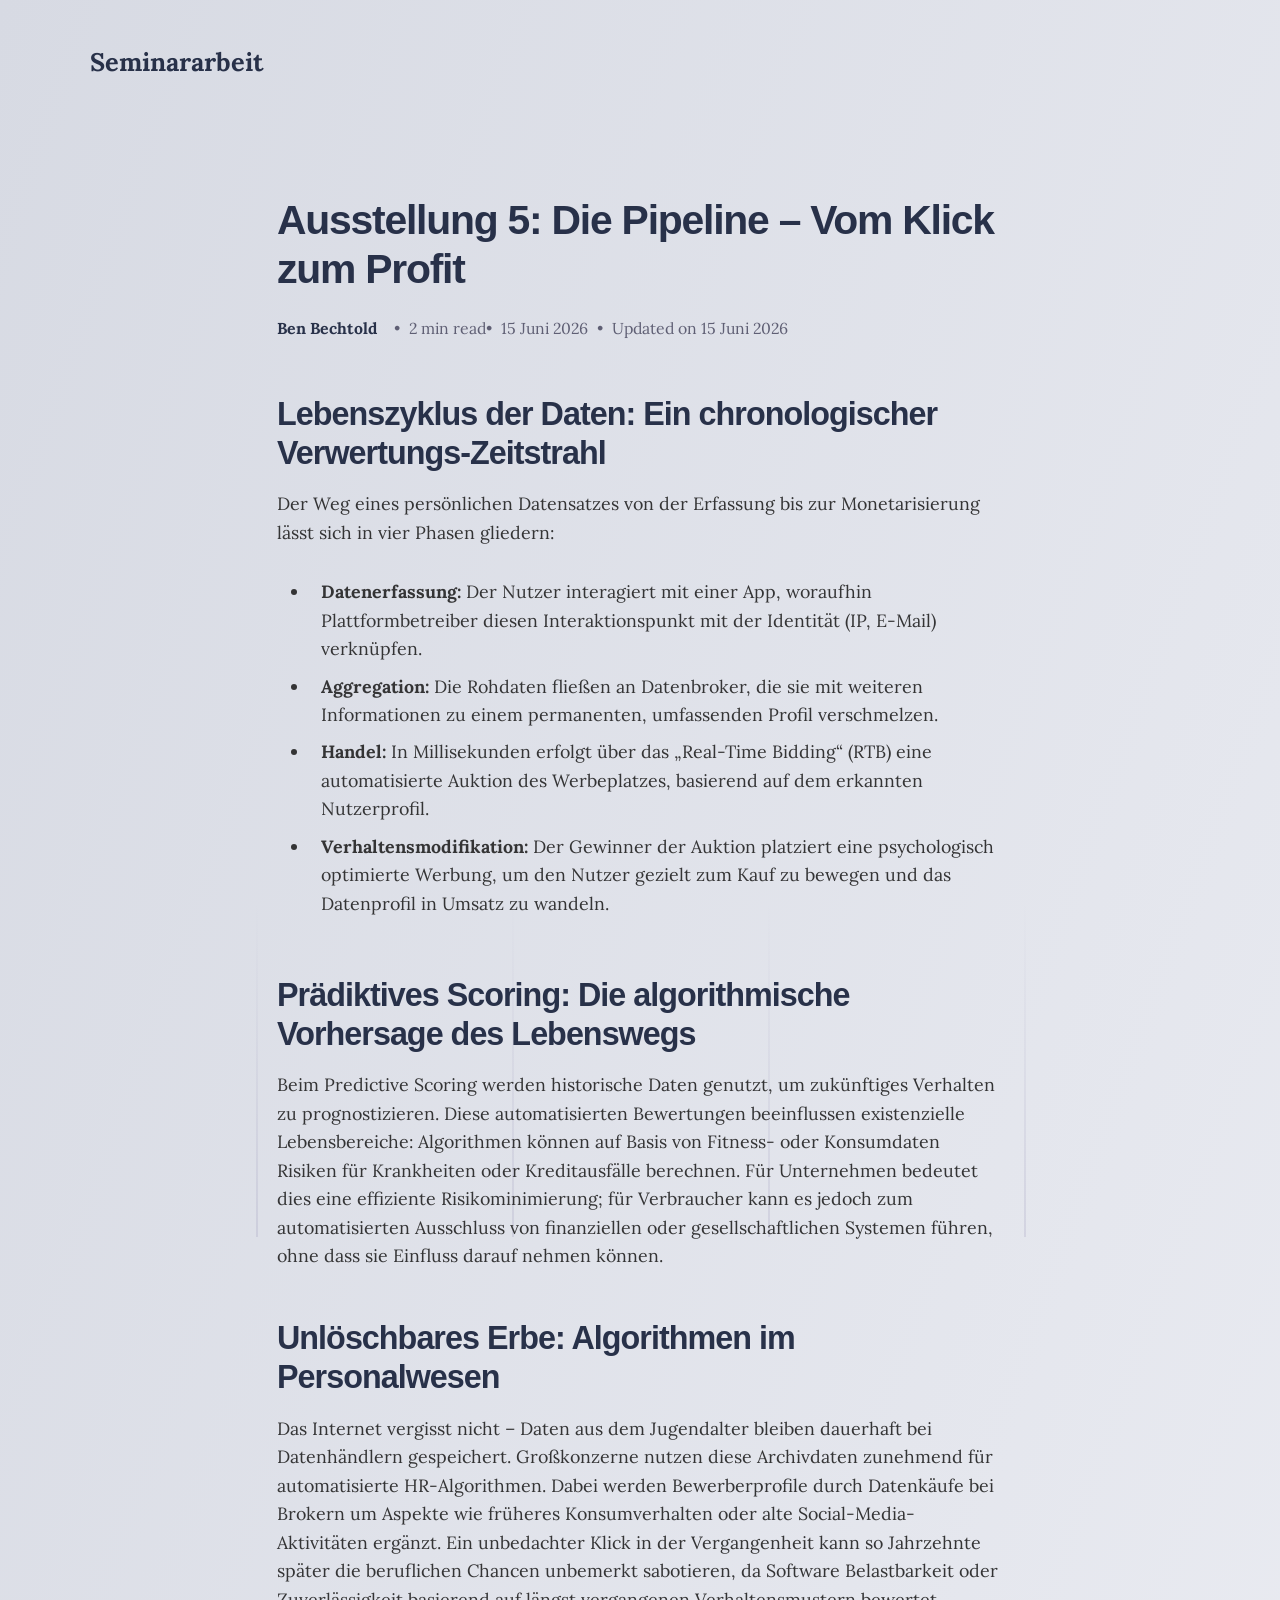
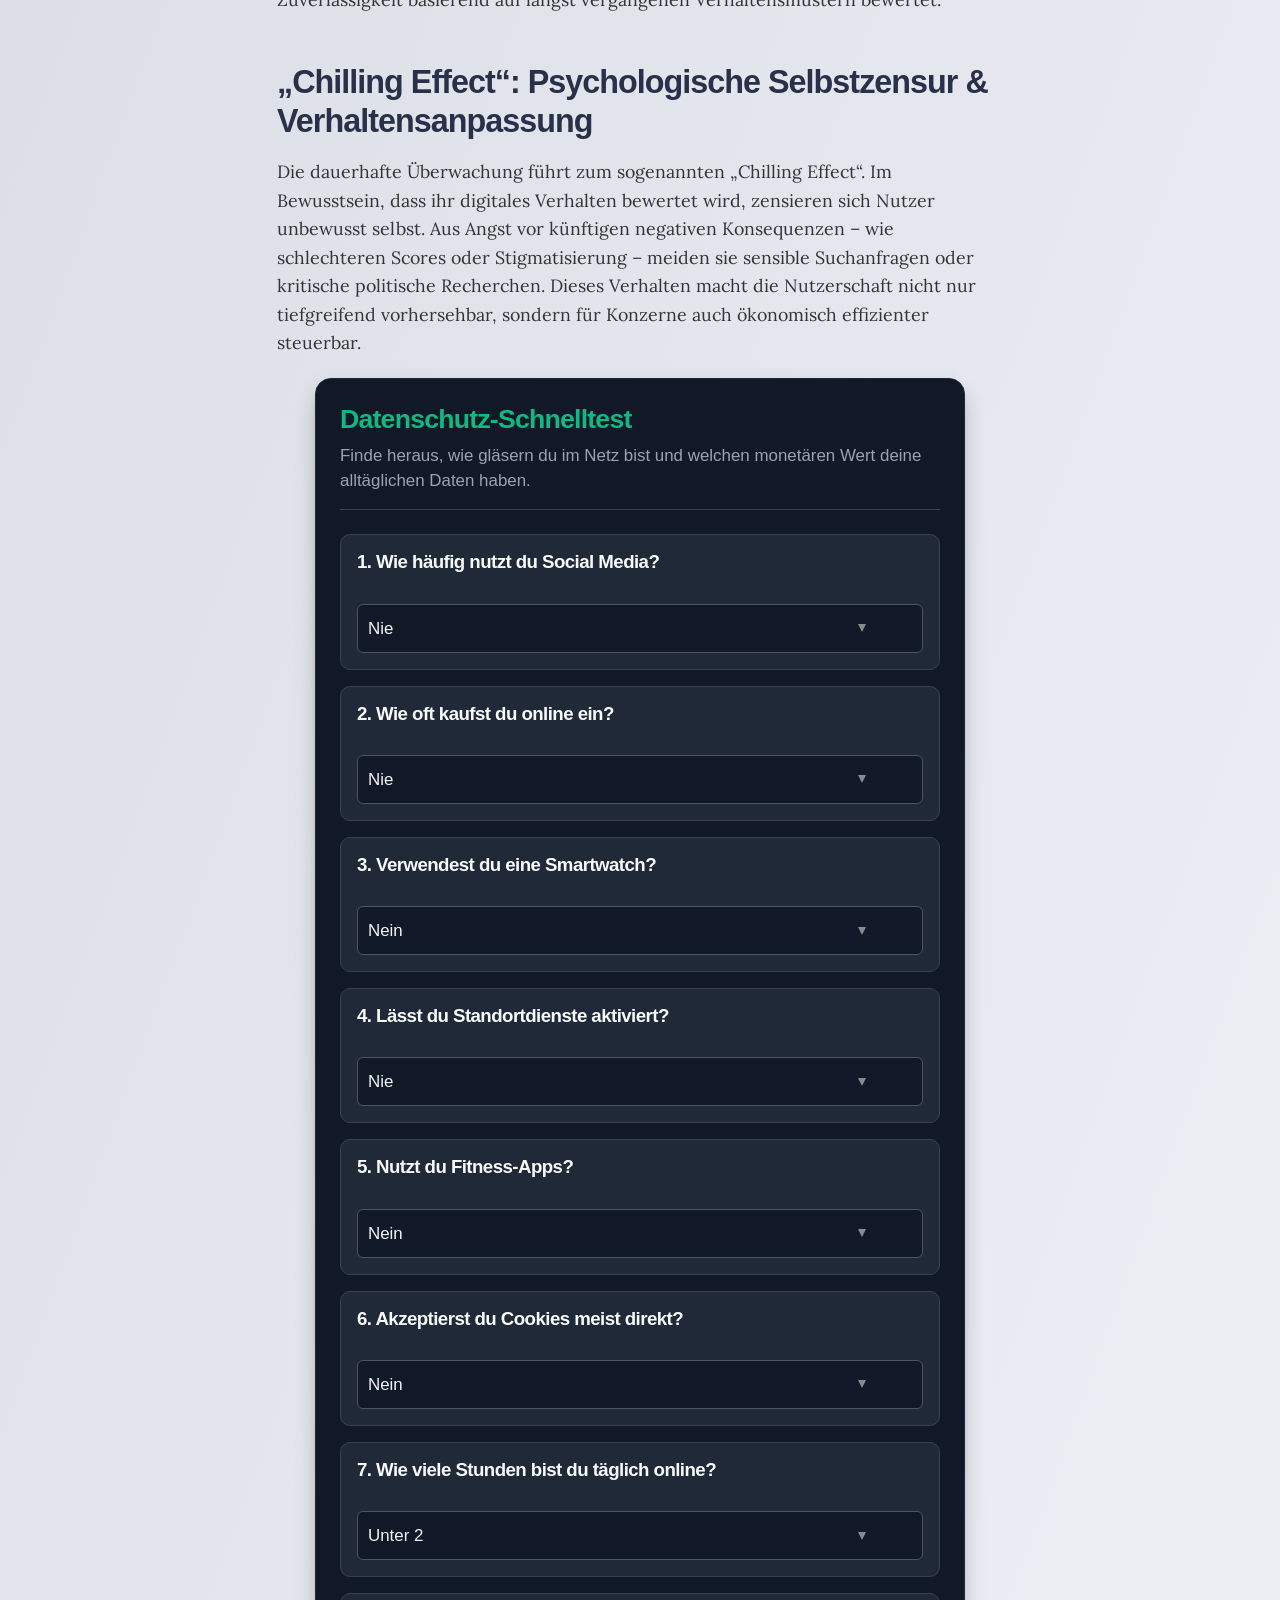
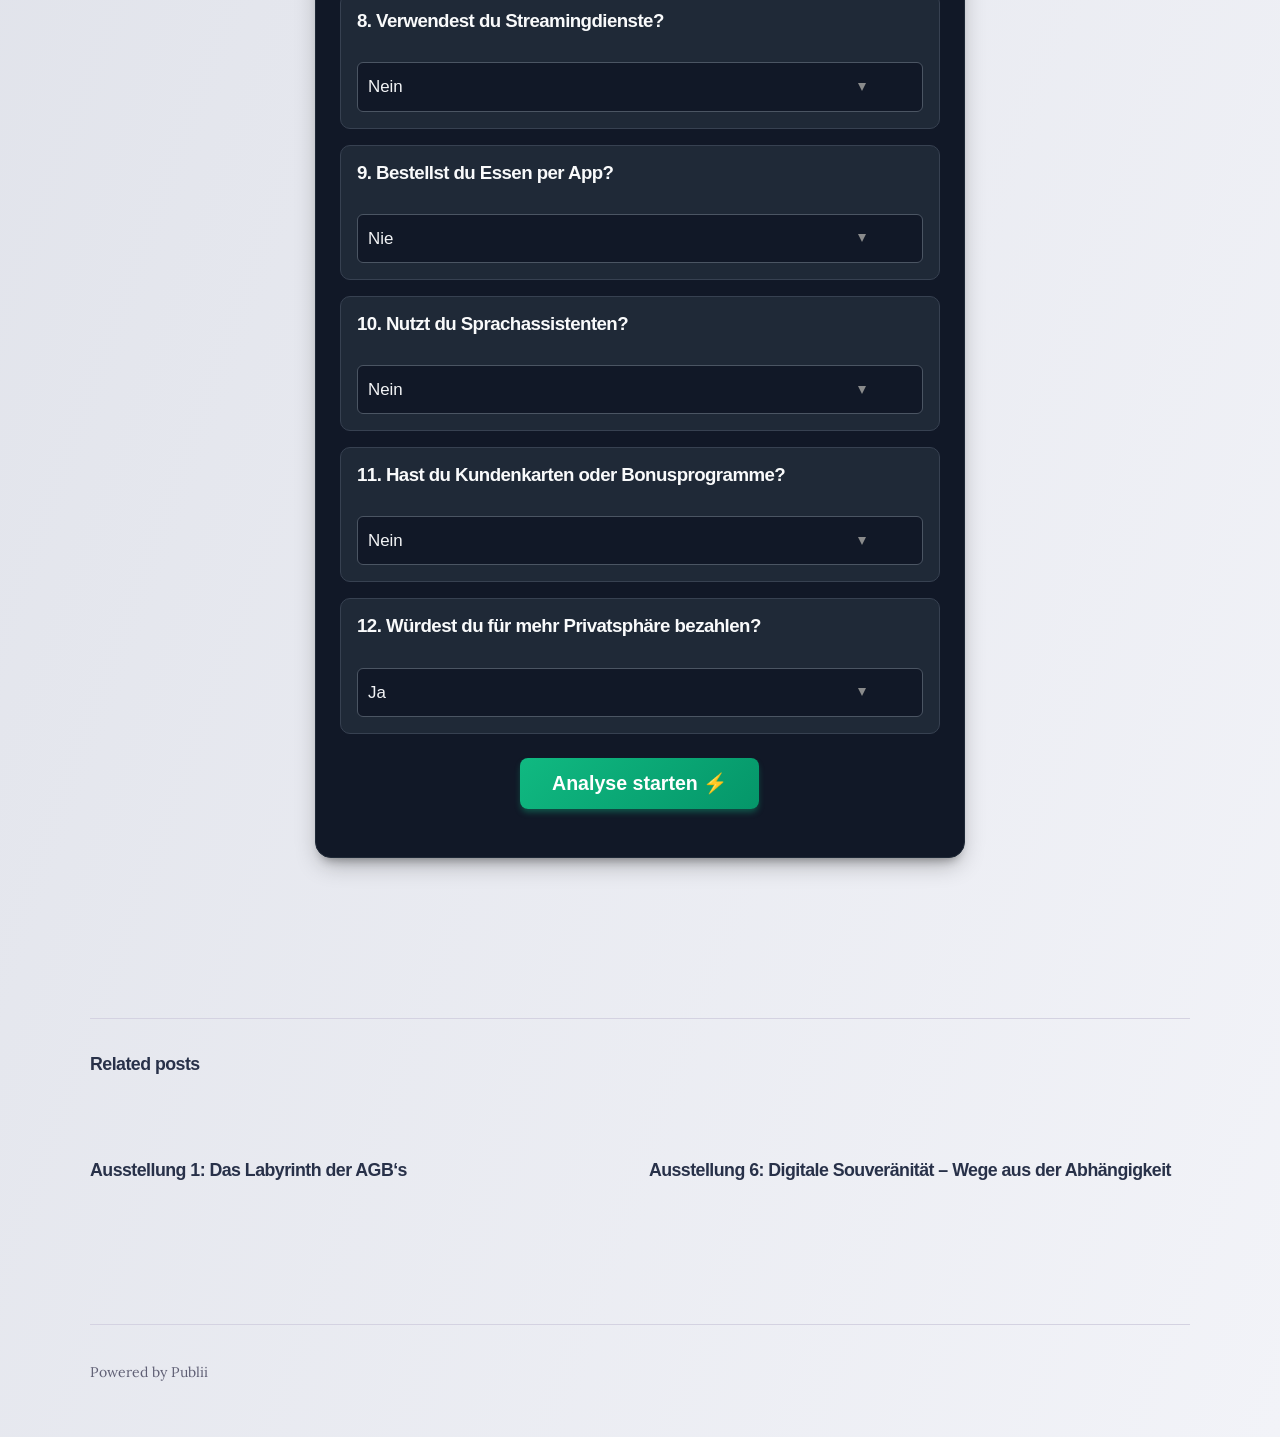
<file: seminararbeit-files/ausstellung-online-fingerabdruck.html>
<!DOCTYPE html><html lang="de"><head><meta charset="utf-8"><meta http-equiv="X-UA-Compatible" content="IE=edge"><meta name="viewport" content="width=device-width,initial-scale=1"><title>Ausstellung 5: Die Pipeline – Vom Klick zum Profit - Seminararbeit</title><meta name="description" content="Lebenszyklus der Daten: Ein chronologischer Verwertungs-Zeitstrahl&nbsp; Der Weg eines persönlichen Datensatzes von der Erfassung bis zur Monetarisierung lässt sich in&hellip;"><meta name="generator" content="Publii Open-Source CMS for Static Site"><link rel="canonical" href="./ausstellung-online-fingerabdruck.html"><link rel="preload" href="./assets/dynamic/fonts/lora/lora.woff2" as="font" type="font/woff2" crossorigin><link rel="preload" href="./assets/dynamic/fonts/lora/lora-italic.woff2" as="font" type="font/woff2" crossorigin><link rel="stylesheet" href="./assets/css/style.css?v=28a5eb87a5143db8fe2c1caca7e38a51"><script type="application/ld+json">{"@context":"http://schema.org","@type":"Article","mainEntityOfPage":{"@type":"WebPage","@id":"./ausstellung-online-fingerabdruck.html"},"headline":"Ausstellung 5: Die Pipeline – Vom Klick zum Profit","datePublished":"2026-06-15T03:43+02:00","dateModified":"2026-06-15T05:01+02:00","description":"Lebenszyklus der Daten: Ein chronologischer Verwertungs-Zeitstrahl&nbsp; Der Weg eines persönlichen Datensatzes von der Erfassung bis zur Monetarisierung lässt sich in&hellip;","author":{"@type":"Person","name":"Ben Bechtold","url":"./authors/ben-bechtold/"},"publisher":{"@type":"Organization","name":"Frederick Berns"}}</script><noscript><style>img[loading] {
                    opacity: 1;
                }</style></noscript></head><body class="post-template lines"><div class="container lines lines--right"><header class="header"><a href="index.html" class="logo">Seminararbeit</a></header><main class="main post"><article class="content"><header class="content__inner content__header"><h1 class="content__title">Ausstellung 5: Die Pipeline – Vom Klick zum Profit</h1><div class="content__meta"><div class="content__meta__left"><a href="./authors/ben-bechtold/" class="invert content__author" rel="author" title="Ben Bechtold">Ben Bechtold </a><span class="reading-time" aria-label="2 min read">2 min read</span></div><div class="content__meta__right"><time datetime="2026-06-15T03:43" class="content__date">15 Juni 2026</time><div class="content__updated">Updated on <time datetime="2026-06-15T03:43" class="content__date">15 Juni 2026</time></div></div></div></header><div class="content__inner"><div class="content__entry"><h2 id="lebenszyklus-der-daten-ein-chronologischer-verwertungs-zeitstrahlandnbsplessbrgreater">Lebenszyklus der Daten: Ein chronologischer Verwertungs-Zeitstrahl&nbsp;<br></h2><p>Der Weg eines persönlichen Datensatzes von der Erfassung bis zur Monetarisierung lässt sich in vier Phasen gliedern:&nbsp;<br></p><ul><li><b>Datenerfassung: </b>Der Nutzer interagiert mit einer App, woraufhin Plattformbetreiber diesen Interaktionspunkt mit der Identität (IP, E-Mail) verknüpfen.</li><li><b>Aggregation: </b>Die Rohdaten fließen an Datenbroker, die sie mit weiteren Informationen zu einem permanenten, umfassenden Profil verschmelzen.</li><li><b>Handel: </b>In Millisekunden erfolgt über das „Real-Time Bidding“ (RTB) eine automatisierte Auktion des Werbeplatzes, basierend auf dem erkannten Nutzerprofil.</li><li><b>Verhaltensmodifikation:</b> Der Gewinner der Auktion platziert eine psychologisch optimierte Werbung, um den Nutzer gezielt zum Kauf zu bewegen und das Datenprofil in Umsatz zu wandeln.&nbsp;</li></ul><h2 id="praediktives-scoring-die-algorithmische-vorhersage-des-lebenswegsandnbsplessbrgreater">Prädiktives Scoring: Die algorithmische Vorhersage des Lebenswegs&nbsp;<br></h2><p>Beim Predictive Scoring werden historische Daten genutzt, um zukünftiges Verhalten zu prognostizieren. Diese automatisierten Bewertungen beeinflussen existenzielle Lebensbereiche: Algorithmen können auf Basis von Fitness- oder Konsumdaten Risiken für Krankheiten oder Kreditausfälle berechnen. Für Unternehmen bedeutet dies eine effiziente Risikominimierung; für Verbraucher kann es jedoch zum automatisierten Ausschluss von finanziellen oder gesellschaftlichen Systemen führen, ohne dass sie Einfluss darauf nehmen können.&nbsp;<br></p><h2 id="unloeschbares-erbe-algorithmen-im-personalwesenandnbsplessbrgreater">Unlöschbares Erbe: Algorithmen im Personalwesen&nbsp;<br></h2><p>Das Internet vergisst nicht – Daten aus dem Jugendalter bleiben dauerhaft bei Datenhändlern gespeichert. Großkonzerne nutzen diese Archivdaten zunehmend für automatisierte HR-Algorithmen. Dabei werden Bewerberprofile durch Datenkäufe bei Brokern um Aspekte wie früheres Konsumverhalten oder alte Social-Media-Aktivitäten ergänzt. Ein unbedachter Klick in der Vergangenheit kann so Jahrzehnte später die beruflichen Chancen unbemerkt sabotieren, da Software Belastbarkeit oder Zuverlässigkeit basierend auf längst vergangenen Verhaltensmustern bewertet.&nbsp;<br></p><h2 id="chilling-effect-psychologische-selbstzensur-andamp-verhaltensanpassungandnbsplessbrgreater">„Chilling Effect“: Psychologische Selbstzensur &amp; Verhaltensanpassung&nbsp;<br></h2><p>Die dauerhafte Überwachung führt zum sogenannten „Chilling Effect“. Im Bewusstsein, dass ihr digitales Verhalten bewertet wird, zensieren sich Nutzer unbewusst selbst. Aus Angst vor künftigen negativen Konsequenzen – wie schlechteren Scores oder Stigmatisierung – meiden sie sensible Suchanfragen oder kritische politische Recherchen. Dieses Verhalten macht die Nutzerschaft nicht nur tiefgreifend vorhersehbar, sondern für Konzerne auch ökonomisch effizienter steuerbar.&nbsp;<br></p><div><div id="privacy-quiz-app" class="privacy-quiz-wrapper"><div class="quiz-header"><h3>Datenschutz-Schnelltest</h3><p>Finde heraus, wie gläsern du im Netz bist und welchen monetären Wert deine alltäglichen Daten haben.</p></div><div id="quiz-container"></div><div class="action-area"><button id="analyse-btn" onclick="startAnalysis()">Analyse starten ⚡</button></div><div id="result-area" style="display: none;"></div><div id="chilling-modal" class="custom-modal" style="display: none;"><div class="modal-content"><h4>🧠 Der Chilling Effect (Abkühlungseffekt)</h4><p>Genau dieser Gedanke wird in der Verhaltensforschung als <strong>Chilling Effect</strong> bezeichnet. Wenn Menschen wissen oder vermuten, dass sie überwacht oder bewertet werden, passen sie ihr Verhalten an, werden vorsichtiger und schränken ihre eigene Freiheit ein.</p><button onclick="closeChillingModal()" class="modal-close-btn">Verstanden</button></div></div></div><style>/* CSS-Kapselung für das Widget, um Konflikte mit dem Publii-Theme zu vermeiden */
.privacy-quiz-wrapper {
    font-family: -apple-system, BlinkMacSystemFont, "Segoe UI", Roboto, Helvetica, Arial, sans-serif;
    background-color: #111827;
    color: #f3f4f6;
    padding: 24px;
    border-radius: 16px;
    max-width: 650px;
    margin: 20px auto;
    box-shadow: 0 10px 25px -5px rgba(0, 0, 0, 0.3), 0 8px 10px -6px rgba(0, 0, 0, 0.3);
    border: 1px solid #1f2937;
}

.quiz-header {
    margin-bottom: 24px;
    border-bottom: 1px solid #374151;
    padding-bottom: 16px;
}

.quiz-header h3 {
    margin: 0 0 8px 0;
    color: #10b981;
    font-size: 1.5rem;
    font-weight: 700;
}

.quiz-header p {
    margin: 0;
    color: #9ca3af;
    font-size: 0.95rem;
    line-height: 1.5;
}

.question {
    background-color: #1f2937;
    padding: 16px;
    border-radius: 10px;
    margin-bottom: 16px;
    border: 1px solid #374151;
    transition: transform 0.2s ease, border-color 0.2s ease;
}

.question:hover {
    border-color: #4b5563;
}

.question h4 {
    margin: 0 0 12px 0;
    font-size: 1.05rem;
    font-weight: 600;
    color: #f9fafb;
}

.question select {
    width: 100%;
    padding: 10px;
    border-radius: 6px;
    background-color: #111827;
    color: #f3f4f6;
    border: 1px solid #4b5563;
    font-size: 0.95rem;
    outline: none;
    cursor: pointer;
}

.question select:focus {
    border-color: #10b981;
}

.action-area {
    text-align: center;
    margin: 24px 0;
}

#analyse-btn {
    background: linear-gradient(135deg, #10b981 0%, #059669 100%);
    color: white;
    border: none;
    padding: 14px 32px;
    font-size: 1.1rem;
    font-weight: 600;
    border-radius: 8px;
    cursor: pointer;
    box-shadow: 0 4px 6px -1px rgba(16, 185, 129, 0.4);
    transition: all 0.2s ease;
}

#analyse-btn:hover {
    transform: translateY(-2px);
    box-shadow: 0 10px 15px -3px rgba(16, 185, 129, 0.4);
}

#analyse-btn:active {
    transform: translateY(0);
}

/* Ergebnis-Karten & Scores */
.result-card {
    background-color: #1f2937;
    border-radius: 12px;
    padding: 24px;
    border: 1px solid #10b981;
    margin-top: 24px;
    animation: fadeIn 0.4s ease-out;
}

.result-card h2 {
    color: #10b981;
    font-size: 1.35rem;
    margin-top: 0;
    margin-bottom: 16px;
    display: flex;
    align-items: center;
    gap: 8px;
}

.result-card hr {
    border: 0;
    height: 1px;
    background-color: #374151;
    margin: 24px 0;
}

.result-card p {
    margin: 8px 0;
    font-size: 0.95rem;
}

/* Score-Bars */
.score-label-group {
    display: flex;
    justify-content: space-between;
    margin-bottom: 6px;
    font-size: 0.9rem;
    color: #d1d5db;
}

.scorebar {
    background-color: #111827;
    height: 10px;
    border-radius: 5px;
    overflow: hidden;
    margin-bottom: 16px;
}

.scorebar .fill {
    height: 100%;
    background: linear-gradient(90deg, #10b981, #34d399);
    border-radius: 5px;
    transition: width 1s cubic-bezier(0.4, 0, 0.2, 1);
}

/* Predictive Scoring & HR */
.result-card ul {
    padding-left: 20px;
    margin: 12px 0;
}

.result-card li {
    margin-bottom: 8px;
    color: #d1d5db;
    font-size: 0.95rem;
}

.hr-metric {
    display: flex;
    justify-content: space-between;
    padding: 8px 12px;
    background-color: #111827;
    margin-bottom: 6px;
    border-radius: 6px;
    font-size: 0.9rem;
}

/* Daten-Lebenszyklus Timeline */
.timeline-container {
    position: relative;
    padding-left: 24px;
    border-left: 2px dashed #4b5563;
    margin: 20px 0 20px 10px;
}

.timeline-step {
    position: relative;
    margin-bottom: 14px;
    font-size: 0.9rem;
    color: #9ca3af;
}

.timeline-step::before {
    content: '';
    position: absolute;
    left: -31px;
    top: 4px;
    width: 12px;
    height: 12px;
    border-radius: 50%;
    background-color: #10b981;
    border: 3px solid #1f2937;
}

/* Monetarisierung */
.monetization-display {
    text-align: center;
    background-color: #111827;
    padding: 20px;
    border-radius: 10px;
    border: 1px solid #374151;
}

.monetization-display h1 {
    margin: 10px 0;
    font-size: 2.2rem;
    color: #10b981;
    font-weight: 800;
}

/* Chilling Effect Button */
.chilling-btn {
    background-color: #374151;
    color: #f3f4f6;
    border: 1px solid #4b5563;
    padding: 10px 18px;
    font-size: 0.95rem;
    border-radius: 6px;
    cursor: pointer;
    transition: all 0.2s;
    width: 100%;
    margin-top: 10px;
}

.chilling-btn:hover {
    background-color: #4b5563;
    border-color: #9ca3af;
}

/* Custom Modal */
.custom-modal {
    position: fixed;
    top: 0;
    left: 0;
    width: 100%;
    height: 100%;
    background-color: rgba(0, 0, 0, 0.75);
    display: flex;
    justify-content: center;
    align-items: center;
    z-index: 9999;
    padding: 16px;
    animation: fadeIn 0.2s ease-out;
}

.modal-content {
    background-color: #1f2937;
    border: 2px solid #10b981;
    border-radius: 12px;
    padding: 24px;
    max-width: 450px;
    width: 100%;
    box-shadow: 0 25px 50px -12px rgba(0, 0, 0, 0.5);
}

.modal-content h4 {
    margin: 0 0 12px 0;
    color: #10b981;
    font-size: 1.2rem;
}

.modal-content p {
    color: #d1d5db;
    font-size: 0.95rem;
    line-height: 1.5;
    margin-bottom: 20px;
}

.modal-close-btn {
    background-color: #10b981;
    color: #111827;
    font-weight: 600;
    border: none;
    padding: 10px 20px;
    border-radius: 6px;
    cursor: pointer;
    width: 100%;
    transition: background-color 0.2s;
}

.modal-close-btn:hover {
    background-color: #34d399;
}

@keyframes fadeIn {
    from { opacity: 0; transform: translateY(10px); }
    to { opacity: 1; transform: translateY(0); }
}</style><script>// Quiz-Datenstruktur
const questions = [
    { q: "Wie häufig nutzt du Social Media?", answers: ["Nie", "Selten", "Täglich", "Mehrmals täglich"] },
    { q: "Wie oft kaufst du online ein?", answers: ["Nie", "Monatlich", "Wöchentlich", "Fast täglich"] },
    { q: "Verwendest du eine Smartwatch?", answers: ["Nein", "Manchmal", "Ja"] },
    { q: "Lässt du Standortdienste aktiviert?", answers: ["Nie", "Manchmal", "Immer"] },
    { q: "Nutzt du Fitness-Apps?", answers: ["Nein", "Gelegentlich", "Regelmäßig"] },
    { q: "Akzeptierst du Cookies meist direkt?", answers: ["Nein", "Manchmal", "Ja"] },
    { q: "Wie viele Stunden bist du täglich online?", answers: ["Unter 2", "2-4", "4-8", "Über 8"] },
    { q: "Verwendest du Streamingdienste?", answers: ["Nein", "1 Dienst", "Mehrere"] },
    { q: "Bestellst du Essen per App?", answers: ["Nie", "Selten", "Regelmäßig"] },
    { q: "Nutzt du Sprachassistenten?", answers: ["Nein", "Manchmal", "Oft"] },
    { q: "Hast du Kundenkarten oder Bonusprogramme?", answers: ["Nein", "Einige", "Viele"] },
    { q: "Würdest du für mehr Privatsphäre bezahlen?", answers: ["Ja", "Vielleicht", "Nein"] }
];

// Automatische Initialisierung beim Laden des HTML-Blocks
document.addEventListener("DOMContentLoaded", () => {
    const quizContainer = document.getElementById("quiz-container");
    quizContainer.innerHTML = ""; // Container leeren vor Render

    questions.forEach((item, index) => {
        quizContainer.innerHTML += `
        <div class="question">
            <h4>${index + 1}. ${item.q}</h4>
            <select id="q${index}">
                ${item.answers.map((a, i) => `<option value="${i}">${a}</option>`).join("")}
            </select>
        </div>`;
    });
});

// Berechnungs- und Analysefunktion
function startAnalysis() {
    let score = 0;

    questions.forEach((q, index) => {
        score += parseInt(document.getElementById(`q${index}`).value);
    });

    // Berechnung der Metriken
    let profiling = Math.min(95, 40 + score * 2);
    let advalue = Math.min(99, 35 + score * 3);
    let prediction = Math.min(95, 30 + score * 2.5);
    let hr = Math.min(90, 25 + score * 2);

    const resultArea = document.getElementById("result-area");
    resultArea.style.display = "block";

    resultArea.innerHTML = `
    <div class="result-card">
        <h2>🧬 Digitales Profil erstellt</h2>
        <p style="color: #9ca3af; margin-bottom: 20px;"><strong>3.247 simulierte Datenpunkte analysiert</strong></p>

        <!-- Profiling Score -->
        <div class="score-label-group">
            <span>Identifizierbarkeit</span>
            <strong>${profiling}%</strong>
        </div>
        <div class="scorebar">
            <div class="fill" style="width:${profiling}%"></div>
        </div>

        <!-- Werbewert Score -->
        <div class="score-label-group">
            <span>Werbewert</span>
            <strong>${advalue}%</strong>
        </div>
        <div class="scorebar">
            <div class="fill" style="width:${advalue}%"></div>
        </div>

        <!-- Vorhersagbarkeit Score -->
        <div class="score-label-group">
            <span>Vorhersagbarkeit</span>
            <strong>${prediction}%</strong>
        </div>
        <div class="scorebar">
            <div class="fill" style="width:${prediction}%"></div>
        </div>

        <!-- HR-Bewertbarkeit Score -->
        <div class="score-label-group">
            <span>HR-Bewertbarkeit</span>
            <strong>${hr}%</strong>
        </div>
        <div class="scorebar">
            <div class="fill" style="width:${hr}%"></div>
        </div>

        <hr>

        <h2>🔮 Predictive Scoring</h2>
        <ul>
            <li><strong>${50 + Math.floor(score * 1.8)}%</strong> Wahrscheinlichkeit für Onlinekäufe</li>
            <li><strong>${40 + Math.floor(score * 1.6)}%</strong> Wahrscheinlichkeit für Abo-Abschlüsse</li>
            <li><strong>${45 + Math.floor(score * 1.4)}%</strong> Wahrscheinlichkeit auf Rabattwerbung zu reagieren</li>
            <li><strong>${35 + Math.floor(score * 1.3)}%</strong> Wahrscheinlichkeit für Kreditaufnahme</li>
        </ul>

        <hr>

        <h2>👔 Automatisierte HR-Auswertung</h2>
        <div class="hr-metric">
            <span>Zuverlässigkeit:</span>
            <strong>${60 + Math.floor(score * 0.8)}%</strong>
        </div>
        <div class="hr-metric">
            <span>Belastbarkeit:</span>
            <strong>${55 + Math.floor(score * 0.7)}%</strong>
        </div>
        <div class="hr-metric">
            <span>Teamfähigkeit:</span>
            <strong>${58 + Math.floor(score * 0.9)}%</strong>
        </div>
        <div class="hr-metric">
            <span>Wechselrisiko:</span>
            <strong>${40 + Math.floor(score * 0.8)}%</strong>
        </div>

        <hr>

        <h2>⚡ Lebenszyklus deiner Daten</h2>
        <div class="timeline-container">
            <div class="timeline-step">📱 Interaktion erfasst</div>
            <div class="timeline-step">🌍 Standort gespeichert</div>
            <div class="timeline-step">🧾 Geräte-ID verknüpft</div>
            <div class="timeline-step">📊 Interessenprofil erstellt</div>
            <div class="timeline-step">🏢 Datenbroker erweitert Profil</div>
            <div class="timeline-step">⚡ Real-Time-Bidding startet</div>
            <div class="timeline-step">💰 Werbetreibender gewinnt Auktion</div>
            <div class="timeline-step">🎯 Personalisierte Werbung erscheint</div>
            <div class="timeline-step">📈 Kaufwahrscheinlichkeit steigt</div>
            <div class="timeline-step">💵 Umsatz entsteht</div>
        </div>

        <hr>

        <h2>💶 Monetarisierung</h2>
        <div class="monetization-display">
            <p>Geschätzter Datensatzwert pro Monat:</p>
            <h1>${(1.2 + score * 0.18).toFixed(2)} €</h1>
            <p style="color: #9ca3af; font-size: 0.9rem; margin-top: 5px;">
                Das entspricht ca. <strong>${((1.2 + score * 0.18) * 12).toFixed(2)} €</strong> pro Jahr.
            </p>
        </div>

        <hr>

        <h2>🧠 Chilling Effect</h2>
        <p>
            Wenn du wüsstest, dass Arbeitgeber, Versicherungen oder Banken diese Daten einsehen, 
            würdest du all diese Fragen genauso ehrlich beantworten?
        </p>
        <button class="chilling-btn" onclick="showChillingModal()">
            🤔 Über diesen Gedanken nachdenken
        </button>
    </div>`;

    // Sanfter Scroll nach unten zum Ergebnis
    setTimeout(() => {
        resultArea.scrollIntoView({ behavior: 'smooth', block: 'nearest' });
    }, 100);
}

// Custom Modal Funktionen
function showChillingModal() {
    document.getElementById("chilling-modal").style.display = "flex";
}

function closeChillingModal() {
    document.getElementById("chilling-modal").style.display = "none";
}</script></div></div><footer class="content__footer"><div class="content__tag-share"><div class="content__share"></div></div></footer></div></article><div class="content__related"><h3 class="content__related__title">Related posts</h3><div class="l-grid l-grid--2"><article class="c-card"><div class="c-card__wrapper"><div class="c-card__content"><header><h2 class="c-card__title"><a href="./austellung-agbs.html" class="invert">Ausstellung 1: Das Labyrinth der AGB‘s</a></h2></header><footer class="c-card__meta"></footer></div></div></article><article class="c-card"><div class="c-card__wrapper"><div class="c-card__content"><header><h2 class="c-card__title"><a href="./ausstellung-digitale-souveraenitaet.html" class="invert">Ausstellung 6: Digitale Souveränität – Wege aus der Abhängigkeit</a></h2></header><footer class="c-card__meta"></footer></div></div></article></div></div></main><footer class="footer"><div class="footer__left"><div class="footer__copy">Powered by Publii</div></div><button onclick="backToTopFunction()" id="backToTop" class="footer__bttop" aria-label="Back to top" title="Back to top"><svg><use xlink:href="./assets/svg/svg-map.svg#toparrow"/></svg></button></footer></div><script>window.publiiThemeMenuConfig = { mobileMenuMode: 'sidebar', animationSpeed: 300, submenuWidth: 'auto', doubleClickTime: 500, mobileMenuExpandableSubmenus: true, relatedContainerForOverlayMenuSelector: '.navbar', };</script><script defer="defer" src="./assets/js/scripts.min.js?v=628f9b14187b480516b6c7f8be1e7585"></script><script>function publiiDetectLoadedImages () {
         var images = document.querySelectorAll('img[loading]:not(.is-loaded)');
         for (var i = 0; i < images.length; i++) {
            if (images[i].complete) {
               images[i].classList.add('is-loaded');
               images[i].parentNode.classList.remove('is-img-loading');
            } else {
               images[i].addEventListener('load', function () {
                  this.classList.add('is-loaded');
                  this.parentNode.classList.remove('is-img-loading');
               }, false);
            }
         }
      }
      publiiDetectLoadedImages();</script></body></html>
</file>
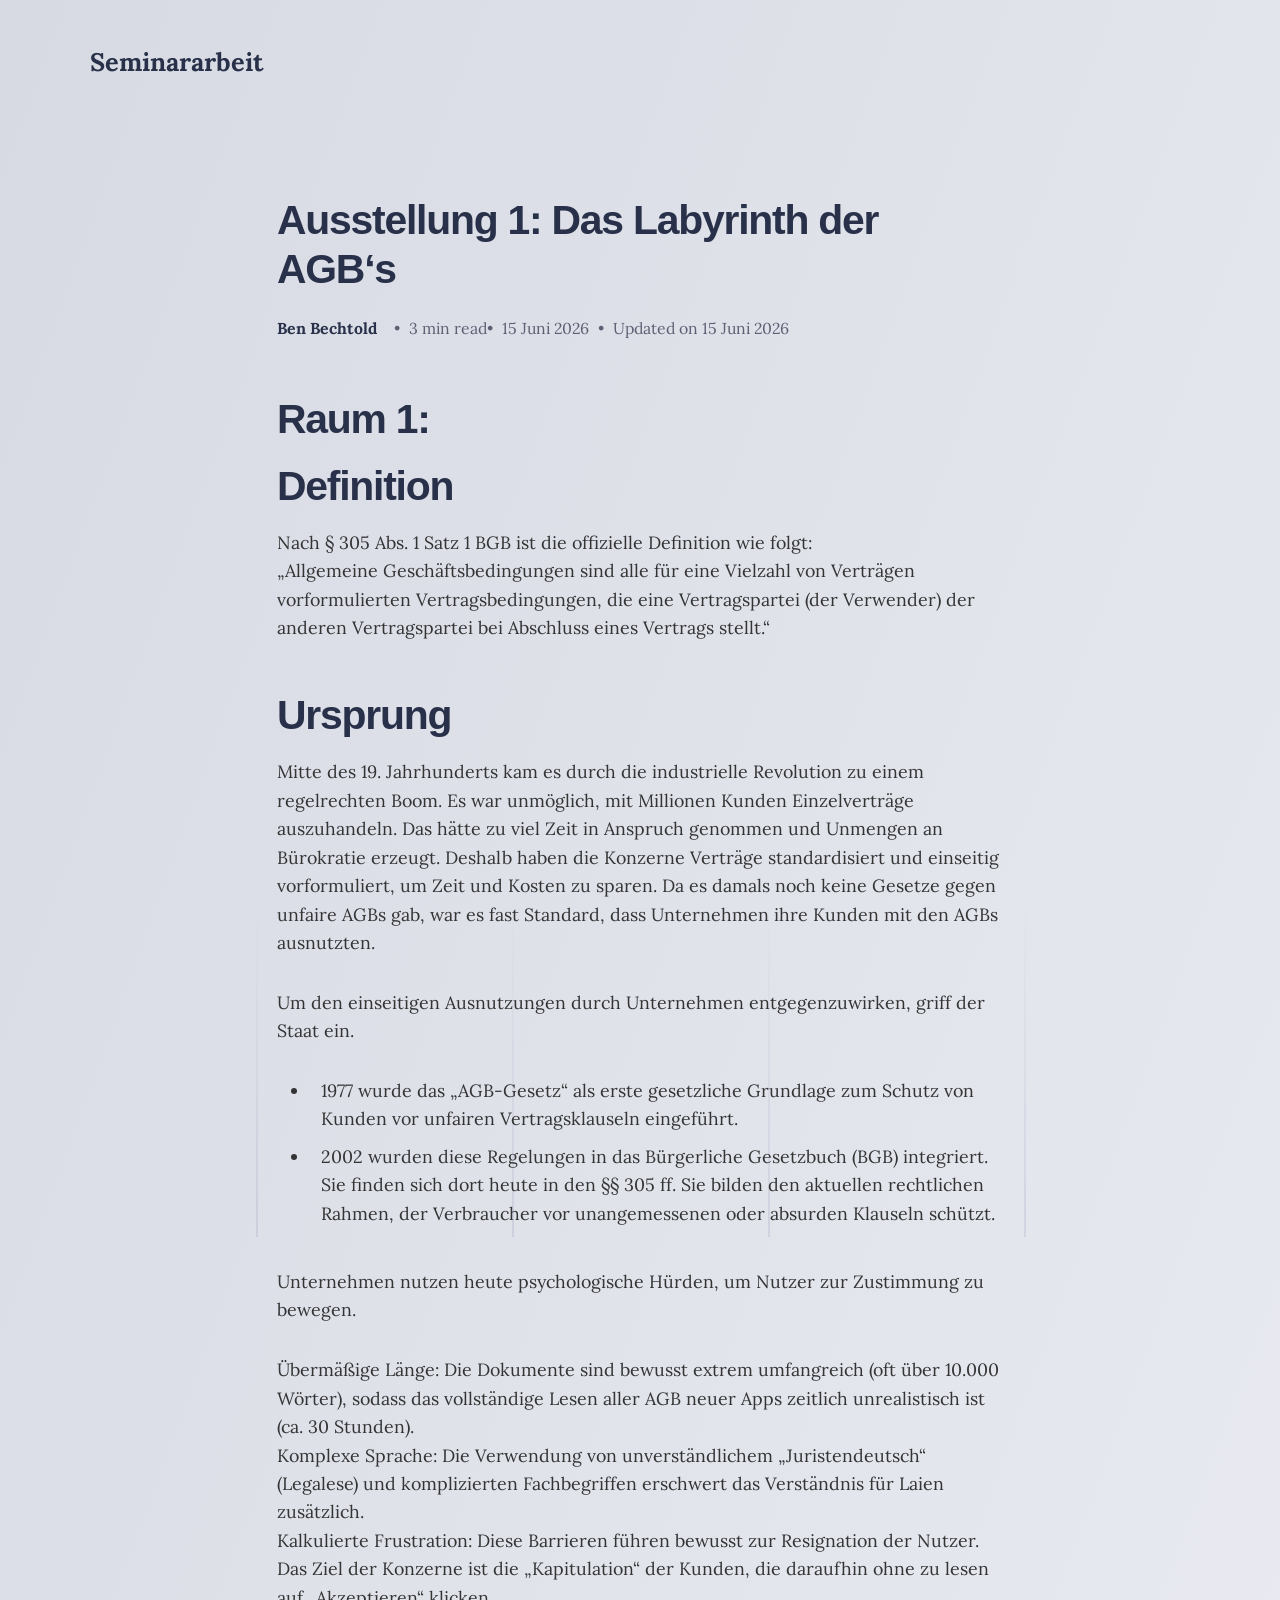
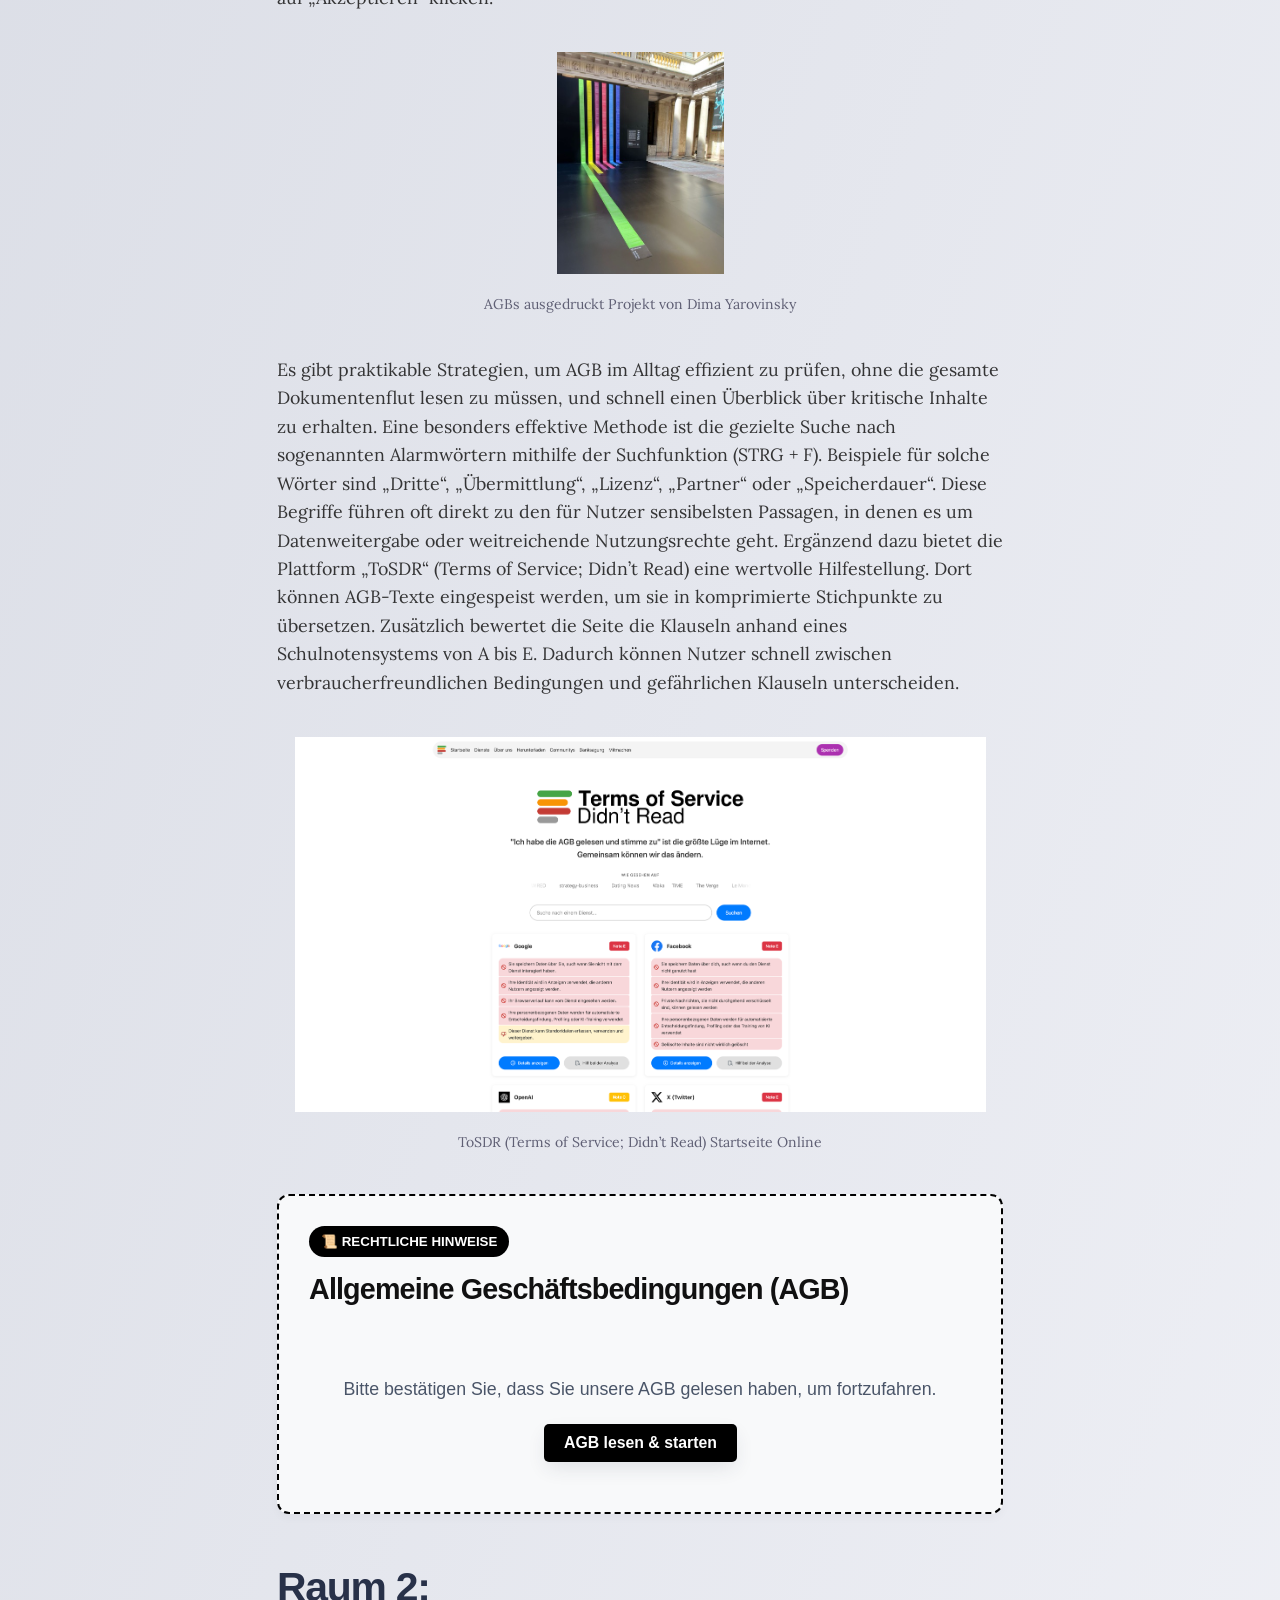
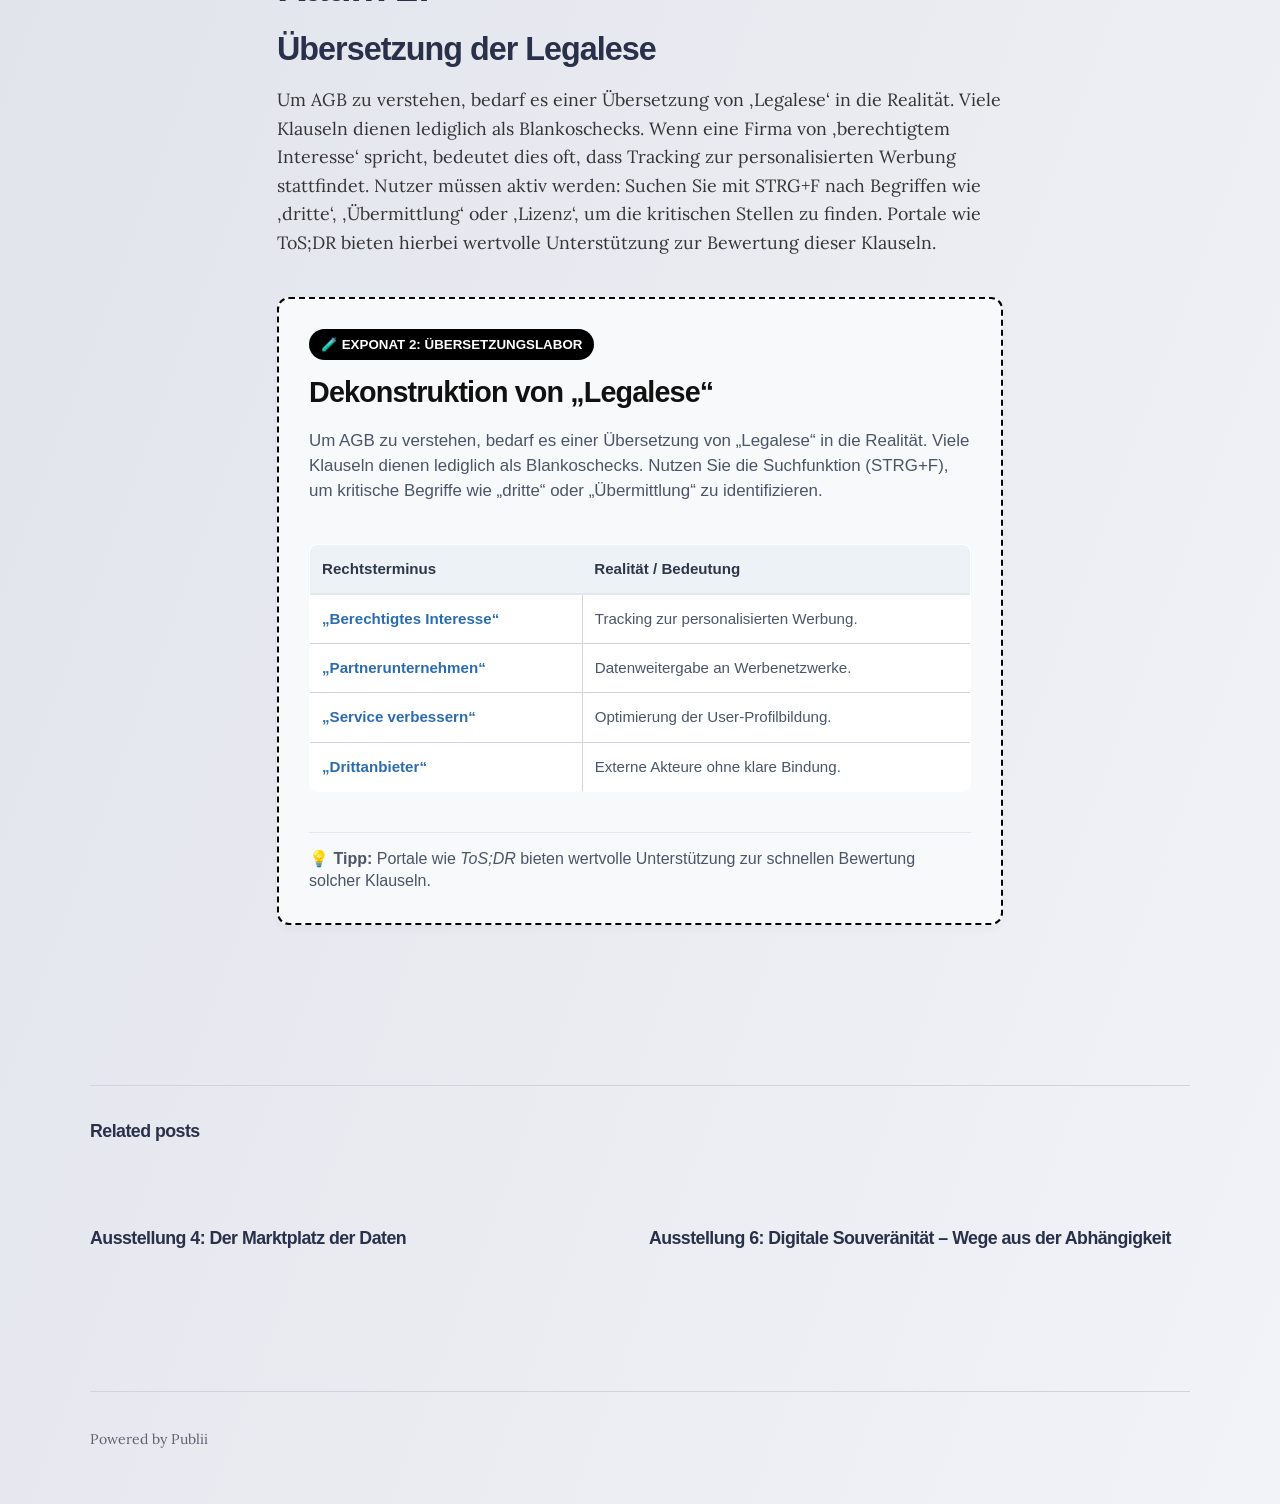
<file: seminararbeit-files/austellung-agbs.html>
<!DOCTYPE html><html lang="de"><head><meta charset="utf-8"><meta http-equiv="X-UA-Compatible" content="IE=edge"><meta name="viewport" content="width=device-width,initial-scale=1"><title>Ausstellung 1: Das Labyrinth der AGB‘s - Seminararbeit</title><meta name="description" content="Raum 1: Definition Nach § 305 Abs. 1 Satz 1 BGB ist die offizielle Definition wie folgt: „Allgemeine Geschäftsbedingungen sind&hellip;"><meta name="generator" content="Publii Open-Source CMS for Static Site"><link rel="canonical" href="./austellung-agbs.html"><link rel="preload" href="./assets/dynamic/fonts/lora/lora.woff2" as="font" type="font/woff2" crossorigin><link rel="preload" href="./assets/dynamic/fonts/lora/lora-italic.woff2" as="font" type="font/woff2" crossorigin><link rel="stylesheet" href="./assets/css/style.css?v=28a5eb87a5143db8fe2c1caca7e38a51"><script type="application/ld+json">{"@context":"http://schema.org","@type":"Article","mainEntityOfPage":{"@type":"WebPage","@id":"./austellung-agbs.html"},"headline":"Ausstellung 1: Das Labyrinth der AGB‘s","datePublished":"2026-06-15T00:26+02:00","dateModified":"2026-06-15T03:32+02:00","description":"Raum 1: Definition Nach § 305 Abs. 1 Satz 1 BGB ist die offizielle Definition wie folgt: „Allgemeine Geschäftsbedingungen sind&hellip;","author":{"@type":"Person","name":"Ben Bechtold","url":"./authors/ben-bechtold/"},"publisher":{"@type":"Organization","name":"Frederick Berns"}}</script><noscript><style>img[loading] {
                    opacity: 1;
                }</style></noscript></head><body class="post-template lines"><div class="container lines lines--right"><header class="header"><a href="index.html" class="logo">Seminararbeit</a></header><main class="main post"><article class="content"><header class="content__inner content__header"><h1 class="content__title">Ausstellung 1: Das Labyrinth der AGB‘s</h1><div class="content__meta"><div class="content__meta__left"><a href="./authors/ben-bechtold/" class="invert content__author" rel="author" title="Ben Bechtold">Ben Bechtold </a><span class="reading-time" aria-label="3 min read">3 min read</span></div><div class="content__meta__right"><time datetime="2026-06-15T00:26" class="content__date">15 Juni 2026</time><div class="content__updated">Updated on <time datetime="2026-06-15T00:26" class="content__date">15 Juni 2026</time></div></div></div></header><div class="content__inner"><div class="content__entry"><h1 id="raum-1">Raum 1:</h1><h1 id="definition">Definition</h1><p>Nach § 305 Abs. 1 Satz 1 BGB ist die offizielle Definition wie folgt:<br>„Allgemeine Geschäftsbedingungen sind alle für eine Vielzahl von Verträgen vorformulierten Vertragsbedingungen, die eine Vertragspartei (der Verwender) der anderen Vertragspartei bei Abschluss eines Vertrags stellt.“&nbsp;<br></p><h1 id="ursprungandnbsplessbrgreater">Ursprung&nbsp;<br></h1><p>Mitte des 19. Jahrhunderts kam es durch die industrielle Revolution zu einem regelrechten Boom. Es war unmöglich, mit Millionen Kunden Einzelverträge auszuhandeln. Das hätte zu viel Zeit in Anspruch genommen und Unmengen an Bürokratie erzeugt. Deshalb haben die Konzerne Verträge standardisiert und einseitig vorformuliert, um Zeit und Kosten zu sparen. Da es damals noch keine Gesetze gegen unfaire AGBs gab, war es fast Standard, dass Unternehmen ihre Kunden mit den AGBs ausnutzten.&nbsp;&nbsp;<br></p><p>Um den einseitigen Ausnutzungen durch Unternehmen entgegenzuwirken, griff der Staat ein.&nbsp;<br></p><ul><li>1977 wurde das „AGB-Gesetz“ als erste gesetzliche Grundlage zum Schutz von Kunden vor unfairen Vertragsklauseln eingeführt.</li><li>2002 wurden diese Regelungen in das Bürgerliche Gesetzbuch (BGB) integriert. Sie finden sich dort heute in den §§ 305 ff. Sie bilden den aktuellen rechtlichen Rahmen, der Verbraucher vor unangemessenen oder absurden Klauseln schützt.&nbsp;<br></li></ul><p>Unternehmen nutzen heute psychologische Hürden, um Nutzer zur Zustimmung zu bewegen.&nbsp;<br></p><p>Übermäßige Länge: Die Dokumente sind bewusst extrem umfangreich (oft über 10.000 Wörter), sodass das vollständige Lesen aller AGB neuer Apps zeitlich unrealistisch ist (ca. 30 Stunden).<br>Komplexe Sprache: Die Verwendung von unverständlichem „Juristendeutsch“ (Legalese) und komplizierten Fachbegriffen erschwert das Verständnis für Laien zusätzlich.<br>Kalkulierte Frustration: Diese Barrieren führen bewusst zur Resignation der Nutzer. Das Ziel der Konzerne ist die „Kapitulation“ der Kunden, die daraufhin ohne zu lesen auf „Akzeptieren“ klicken.&nbsp;<br></p><figure class="post__image post__image--center"><img loading="lazy" src="./media/posts/8/Bild-Ben-Austellung-1.png" height="223" width="167" alt="" sizes="(min-width: 37.5em) 1600px, 80vw" srcset="./media/posts/8/responsive/Bild-Ben-Austellung-1-xs.png 384w, ./media/posts/8/responsive/Bild-Ben-Austellung-1-sm.png 600w, ./media/posts/8/responsive/Bild-Ben-Austellung-1-md.png 768w, ./media/posts/8/responsive/Bild-Ben-Austellung-1-lg.png 1200w, ./media/posts/8/responsive/Bild-Ben-Austellung-1-xl.png 1600w"><figcaption>AGBs ausgedruckt Projekt von Dima Yarovinsky</figcaption></figure><p>Es gibt praktikable Strategien, um AGB im Alltag effizient zu prüfen, ohne die gesamte Dokumentenflut lesen zu müssen, und schnell einen Überblick über kritische Inhalte zu erhalten. Eine besonders effektive Methode ist die gezielte Suche nach sogenannten Alarmwörtern mithilfe der Suchfunktion (STRG + F). Beispiele für solche Wörter sind „Dritte“, „Übermittlung“, „Lizenz“, „Partner“ oder „Speicherdauer“. Diese Begriffe führen oft direkt zu den für Nutzer sensibelsten Passagen, in denen es um Datenweitergabe oder weitreichende Nutzungsrechte geht. Ergänzend dazu bietet die Plattform „ToSDR“ (Terms of Service; Didn’t Read) eine wertvolle Hilfestellung. Dort können AGB-Texte eingespeist werden, um sie in komprimierte Stichpunkte zu übersetzen. Zusätzlich bewertet die Seite die Klauseln anhand eines Schulnotensystems von A bis E. Dadurch können Nutzer schnell zwischen verbraucherfreundlichen Bedingungen und gefährlichen Klauseln unterscheiden.&nbsp;<br></p><figure class="post__image post__image--center"><img loading="lazy" src="./media/posts/8/Bild-Ben-Austellung-1-2.png" height="376" width="691" alt="" sizes="(min-width: 37.5em) 1600px, 80vw" srcset="./media/posts/8/responsive/Bild-Ben-Austellung-1-2-xs.png 384w, ./media/posts/8/responsive/Bild-Ben-Austellung-1-2-sm.png 600w, ./media/posts/8/responsive/Bild-Ben-Austellung-1-2-md.png 768w, ./media/posts/8/responsive/Bild-Ben-Austellung-1-2-lg.png 1200w, ./media/posts/8/responsive/Bild-Ben-Austellung-1-2-xl.png 1600w"><figcaption>ToSDR (Terms of Service; Didn’t Read) Startseite Online</figcaption></figure><div><div id="agb-container" style="background-color: #f8f9fa; border: 2px dashed #000000; border-radius: 12px; padding: 30px; margin: 40px 0; box-shadow: 0 4px 10px rgba(0,0,0,0.03); font-family: sans-serif;"><div style="display: inline-block; background: #000000; color: #ffffff; padding: 5px 12px; border-radius: 20px; font-size: 0.75rem; font-weight: bold; text-transform: uppercase; margin-bottom: 15px;">📜 Rechtliche Hinweise</div><h3 style="margin-top: 0; color: #111111;">Allgemeine Geschäftsbedingungen (AGB)</h3><div id="start-screen" style="text-align: center; padding: 20px;"><p style="color: #4a5568; margin-bottom: 20px;">Bitte bestätigen Sie, dass Sie unsere AGB gelesen haben, um fortzufahren.</p><button onclick="startAgb()" style="background: #000000; color: #fff; padding: 10px 20px; border: none; border-radius: 5px; cursor: pointer; font-weight: bold;">AGB lesen & starten</button></div><div id="scroll-wrapper" style="display: none;"><div style="margin-bottom: 10px; font-weight: bold; color: #2d3748;">Fortschritt: <span id="progress-text">0%</span></div><div id="scroll-box" onscroll="updateProgress()" style="height: 300px; overflow-y: scroll; border: 1px solid #e2e8f0; background: #fff; padding: 15px; border-radius: 8px; position: relative;"><div id="agb-content" style="font-size: 0.9rem; color: #4a5568; line-height: 1.6;"></div></div></div></div><script>function startAgb() {
    document.getElementById('start-screen').style.display = 'none';
    document.getElementById('scroll-wrapper').style.display = 'block';
    
    const content = document.getElementById('agb-content');
    let text = "<h1>AGB - Nutzungsbedingungen</h1>";
    for(let i = 1; i <= 50; i++) {
        text += `<p><strong>Paragraph ${i}:</strong> Die Nutzung dieser Webseite unterliegt den allgemeinen Bestimmungen. Wir haften nicht für Schäden, die durch unsachgemäße Verwendung der bereitgestellten Informationen entstehen. Der Nutzer verpflichtet sich, alle Daten korrekt anzugeben. Dieser Text dient dazu, die Sorgfaltspflicht des Nutzers zu prüfen. Bitte lesen Sie weiter, um zum Ende zu gelangen...</p>`;
    }
    content.innerHTML = text;
}

function updateProgress() {
    const box = document.getElementById('scroll-box');
    const scrolled = box.scrollTop;
    const scrollHeight = box.scrollHeight - box.clientHeight;
    const progress = Math.min(100, Math.round((scrolled / scrollHeight) * 100));
    document.getElementById('progress-text').innerText = progress + "%";
}</script></div><h1 id="raum-2">Raum 2:</h1><h2 id="uebersetzung-der-legalese">Übersetzung der Legalese</h2><p>Um AGB zu verstehen, bedarf es einer Übersetzung von ‚Legalese‘ in die Realität. Viele Klauseln dienen lediglich als Blankoschecks. Wenn eine Firma von ‚berechtigtem Interesse‘ spricht, bedeutet dies oft, dass Tracking zur personalisierten Werbung stattfindet. Nutzer müssen aktiv werden: Suchen Sie mit STRG+F nach Begriffen wie ‚dritte‘, ‚Übermittlung‘ oder ‚Lizenz‘, um die kritischen Stellen zu finden. Portale wie ToS;DR bieten hierbei wertvolle Unterstützung zur Bewertung dieser Klauseln.<br></p><div><div style="background-color: #f8f9fa; border: 2px dashed #000000; border-radius: 12px; padding: 30px; margin: 40px 0; box-shadow: 0 4px 10px rgba(0,0,0,0.03); font-family: sans-serif;"><div style="display: inline-block; background: #000000; color: #ffffff; padding: 5px 12px; border-radius: 20px; font-size: 0.75rem; font-weight: bold; text-transform: uppercase; margin-bottom: 15px;">🧪 Exponat 2: Übersetzungslabor</div><h3 style="margin-top: 0; color: #111111;">Dekonstruktion von „Legalese“</h3><p style="color: #4a5568; font-size: 0.95rem; line-height: 1.5; margin-bottom: 20px;">Um AGB zu verstehen, bedarf es einer Übersetzung von „Legalese“ in die Realität. Viele Klauseln dienen lediglich als Blankoschecks. Nutzen Sie die Suchfunktion (STRG+F), um kritische Begriffe wie „dritte“ oder „Übermittlung“ zu identifizieren.</p><table style="width: 100%; border-collapse: collapse; background: #ffffff; border: 1px solid #e2e8f0; border-radius: 8px; overflow: hidden;"><thead><tr style="background-color: #edf2f7; text-align: left;"><th style="padding: 12px; border-bottom: 2px solid #e2e8f0; font-size: 0.85rem; color: #2d3748;">Rechtsterminus</th><th style="padding: 12px; border-bottom: 2px solid #e2e8f0; font-size: 0.85rem; color: #2d3748;">Realität / Bedeutung</th></tr></thead><tbody><tr style="border-bottom: 1px solid #e2e8f0;"><td style="padding: 12px; font-size: 0.85rem; color: #2b6cb0; font-weight: bold;">„Berechtigtes Interesse“</td><td style="padding: 12px; font-size: 0.85rem; color: #4a5568;">Tracking zur personalisierten Werbung.</td></tr><tr style="border-bottom: 1px solid #e2e8f0;"><td style="padding: 12px; font-size: 0.85rem; color: #2b6cb0; font-weight: bold;">„Partnerunternehmen“</td><td style="padding: 12px; font-size: 0.85rem; color: #4a5568;">Datenweitergabe an Werbenetzwerke.</td></tr><tr style="border-bottom: 1px solid #e2e8f0;"><td style="padding: 12px; font-size: 0.85rem; color: #2b6cb0; font-weight: bold;">„Service verbessern“</td><td style="padding: 12px; font-size: 0.85rem; color: #4a5568;">Optimierung der User-Profilbildung.</td></tr><tr><td style="padding: 12px; font-size: 0.85rem; color: #2b6cb0; font-weight: bold;">„Drittanbieter“</td><td style="padding: 12px; font-size: 0.85rem; color: #4a5568;">Externe Akteure ohne klare Bindung.</td></tr></tbody></table><p style="font-size: 0.9rem; color: #4a5568; margin-top: 20px; line-height: 1.4; border-top: 1px solid #e2e8f0; padding-top: 15px;">💡 <strong>Tipp:</strong> Portale wie <em>ToS;DR</em> bieten wertvolle Unterstützung zur schnellen Bewertung solcher Klauseln.</p></div></div></div><footer class="content__footer"><div class="content__tag-share"><div class="content__share"></div></div></footer></div></article><div class="content__related"><h3 class="content__related__title">Related posts</h3><div class="l-grid l-grid--2"><article class="c-card"><div class="c-card__wrapper"><div class="c-card__content"><header><h2 class="c-card__title"><a href="./austellung-daten-wert.html" class="invert">Ausstellung 4: Der Marktplatz der Daten</a></h2></header><footer class="c-card__meta"></footer></div></div></article><article class="c-card"><div class="c-card__wrapper"><div class="c-card__content"><header><h2 class="c-card__title"><a href="./ausstellung-digitale-souveraenitaet.html" class="invert">Ausstellung 6: Digitale Souveränität – Wege aus der Abhängigkeit</a></h2></header><footer class="c-card__meta"></footer></div></div></article></div></div></main><footer class="footer"><div class="footer__left"><div class="footer__copy">Powered by Publii</div></div><button onclick="backToTopFunction()" id="backToTop" class="footer__bttop" aria-label="Back to top" title="Back to top"><svg><use xlink:href="./assets/svg/svg-map.svg#toparrow"/></svg></button></footer></div><script>window.publiiThemeMenuConfig = { mobileMenuMode: 'sidebar', animationSpeed: 300, submenuWidth: 'auto', doubleClickTime: 500, mobileMenuExpandableSubmenus: true, relatedContainerForOverlayMenuSelector: '.navbar', };</script><script defer="defer" src="./assets/js/scripts.min.js?v=628f9b14187b480516b6c7f8be1e7585"></script><script>function publiiDetectLoadedImages () {
         var images = document.querySelectorAll('img[loading]:not(.is-loaded)');
         for (var i = 0; i < images.length; i++) {
            if (images[i].complete) {
               images[i].classList.add('is-loaded');
               images[i].parentNode.classList.remove('is-img-loading');
            } else {
               images[i].addEventListener('load', function () {
                  this.classList.add('is-loaded');
                  this.parentNode.classList.remove('is-img-loading');
               }, false);
            }
         }
      }
      publiiDetectLoadedImages();</script></body></html>
</file>
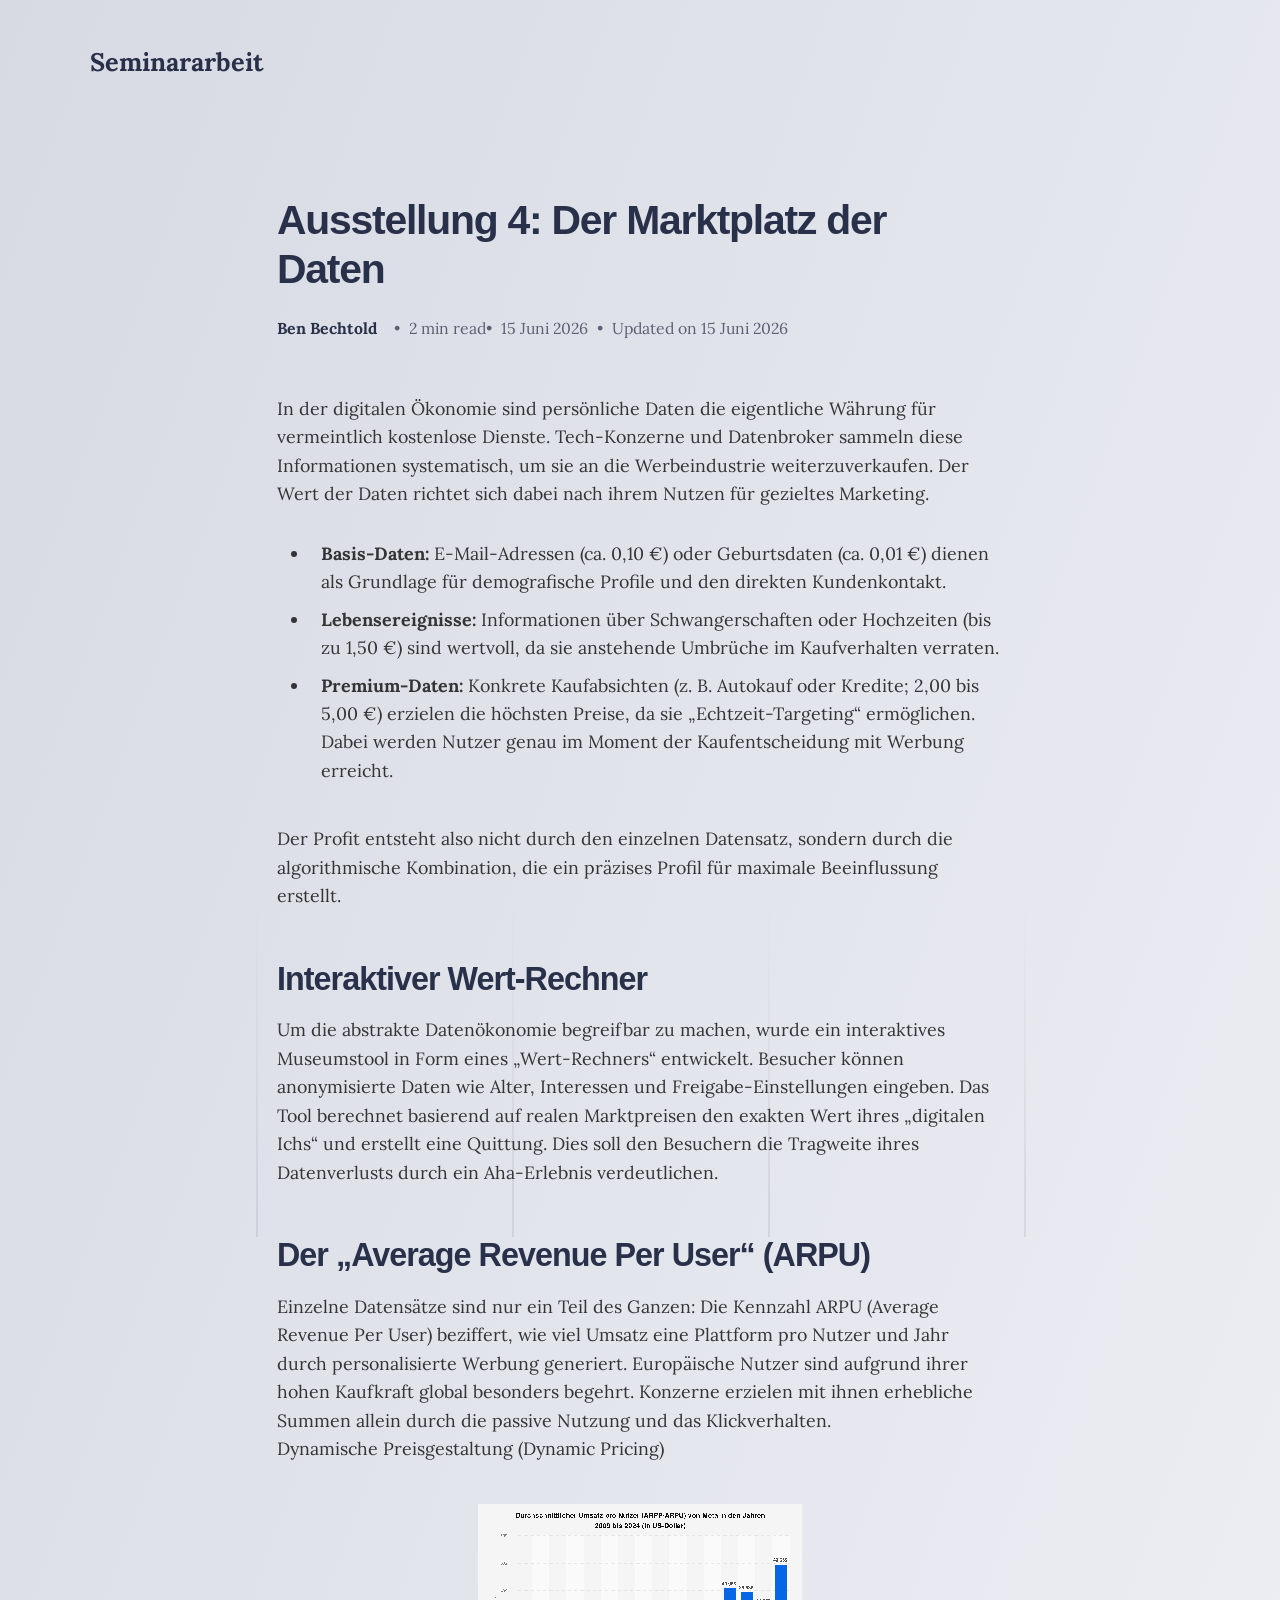
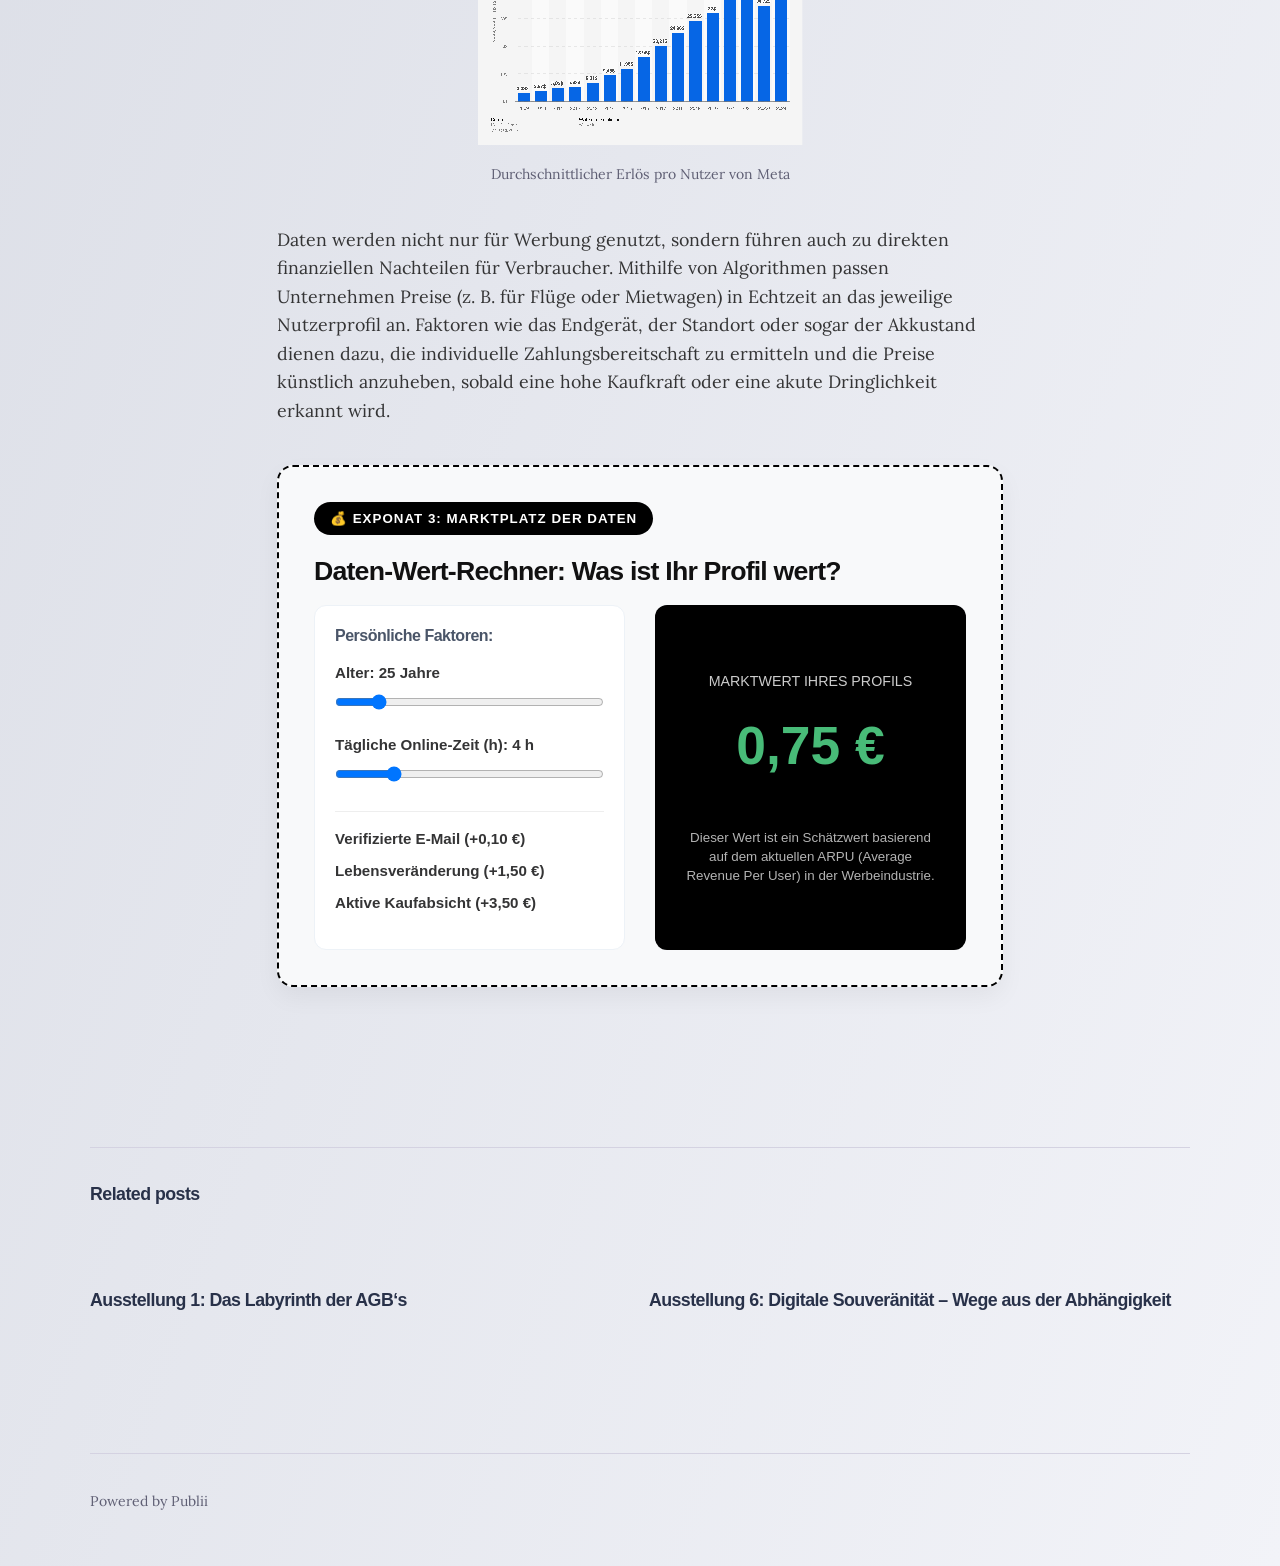
<file: seminararbeit-files/austellung-daten-wert.html>
<!DOCTYPE html><html lang="de"><head><meta charset="utf-8"><meta http-equiv="X-UA-Compatible" content="IE=edge"><meta name="viewport" content="width=device-width,initial-scale=1"><title>Ausstellung 4: Der Marktplatz der Daten - Seminararbeit</title><meta name="description" content="In der digitalen Ökonomie sind persönliche Daten die eigentliche Währung für vermeintlich kostenlose Dienste. Tech-Konzerne und Datenbroker sammeln diese Informationen&hellip;"><meta name="generator" content="Publii Open-Source CMS for Static Site"><link rel="canonical" href="./austellung-daten-wert.html"><link rel="preload" href="./assets/dynamic/fonts/lora/lora.woff2" as="font" type="font/woff2" crossorigin><link rel="preload" href="./assets/dynamic/fonts/lora/lora-italic.woff2" as="font" type="font/woff2" crossorigin><link rel="stylesheet" href="./assets/css/style.css?v=28a5eb87a5143db8fe2c1caca7e38a51"><script type="application/ld+json">{"@context":"http://schema.org","@type":"Article","mainEntityOfPage":{"@type":"WebPage","@id":"./austellung-daten-wert.html"},"headline":"Ausstellung 4: Der Marktplatz der Daten","datePublished":"2026-06-15T03:22+02:00","dateModified":"2026-06-15T05:01+02:00","description":"In der digitalen Ökonomie sind persönliche Daten die eigentliche Währung für vermeintlich kostenlose Dienste. Tech-Konzerne und Datenbroker sammeln diese Informationen&hellip;","author":{"@type":"Person","name":"Ben Bechtold","url":"./authors/ben-bechtold/"},"publisher":{"@type":"Organization","name":"Frederick Berns"}}</script><noscript><style>img[loading] {
                    opacity: 1;
                }</style></noscript></head><body class="post-template lines"><div class="container lines lines--right"><header class="header"><a href="index.html" class="logo">Seminararbeit</a></header><main class="main post"><article class="content"><header class="content__inner content__header"><h1 class="content__title">Ausstellung 4: Der Marktplatz der Daten</h1><div class="content__meta"><div class="content__meta__left"><a href="./authors/ben-bechtold/" class="invert content__author" rel="author" title="Ben Bechtold">Ben Bechtold </a><span class="reading-time" aria-label="2 min read">2 min read</span></div><div class="content__meta__right"><time datetime="2026-06-15T03:22" class="content__date">15 Juni 2026</time><div class="content__updated">Updated on <time datetime="2026-06-15T03:22" class="content__date">15 Juni 2026</time></div></div></div></header><div class="content__inner"><div class="content__entry"><p>In der digitalen Ökonomie sind persönliche Daten die eigentliche Währung für vermeintlich kostenlose Dienste. Tech-Konzerne und Datenbroker sammeln diese Informationen systematisch, um sie an die Werbeindustrie weiterzuverkaufen. Der Wert der Daten richtet sich dabei nach ihrem Nutzen für gezieltes Marketing.&nbsp;<br></p><ul><li><strong>Basis-Daten:</strong> E-Mail-Adressen (ca. 0,10 €) oder Geburtsdaten (ca. 0,01 €) dienen als Grundlage für demografische Profile und den direkten Kundenkontakt.</li><li><strong>Lebensereignisse: </strong>Informationen über Schwangerschaften oder Hochzeiten (bis zu 1,50 €) sind wertvoll, da sie anstehende Umbrüche im Kaufverhalten verraten.</li><li><strong>Premium-Daten:</strong> Konkrete Kaufabsichten (z. B. Autokauf oder Kredite; 2,00 bis 5,00 €) erzielen die höchsten Preise, da sie „Echtzeit-Targeting“ ermöglichen. Dabei werden Nutzer genau im Moment der Kaufentscheidung mit Werbung erreicht.</li></ul><p>Der Profit entsteht also nicht durch den einzelnen Datensatz, sondern durch die algorithmische Kombination, die ein präzises Profil für maximale Beeinflussung erstellt.&nbsp;<br></p><h2 id="interaktiver-wert-rechnerandnbsplessbrgreater">Interaktiver Wert-Rechner&nbsp;<br></h2><p>Um die abstrakte Datenökonomie begreifbar zu machen, wurde ein interaktives Museumstool in Form eines „Wert-Rechners“ entwickelt. Besucher können anonymisierte Daten wie Alter, Interessen und Freigabe-Einstellungen eingeben. Das Tool berechnet basierend auf realen Marktpreisen den exakten Wert ihres „digitalen Ichs“ und erstellt eine Quittung. Dies soll den Besuchern die Tragweite ihres Datenverlusts durch ein Aha-Erlebnis verdeutlichen.&nbsp;<br></p><h2 id="der-average-revenue-per-user-arpuandnbsplessbrgreater">Der „Average Revenue Per User“ (ARPU)&nbsp;<br></h2><p>Einzelne Datensätze sind nur ein Teil des Ganzen: Die Kennzahl ARPU (Average Revenue Per User) beziffert, wie viel Umsatz eine Plattform pro Nutzer und Jahr durch personalisierte Werbung generiert. Europäische Nutzer sind aufgrund ihrer hohen Kaufkraft global besonders begehrt. Konzerne erzielen mit ihnen erhebliche Summen allein durch die passive Nutzung und das Klickverhalten.<br>Dynamische Preisgestaltung (Dynamic Pricing)&nbsp;<br></p><figure class="post__image post__image--center"><img loading="lazy" src="./media/posts/9/Bild-Ben-Austellung-2-Statista.png" height="242" width="325" alt="" sizes="(min-width: 37.5em) 1600px, 80vw" srcset="./media/posts/9/responsive/Bild-Ben-Austellung-2-Statista-xs.png 384w, ./media/posts/9/responsive/Bild-Ben-Austellung-2-Statista-sm.png 600w, ./media/posts/9/responsive/Bild-Ben-Austellung-2-Statista-md.png 768w, ./media/posts/9/responsive/Bild-Ben-Austellung-2-Statista-lg.png 1200w, ./media/posts/9/responsive/Bild-Ben-Austellung-2-Statista-xl.png 1600w"><figcaption>Durchschnittlicher Erlös pro Nutzer von Meta</figcaption></figure><p>Daten werden nicht nur für Werbung genutzt, sondern führen auch zu direkten finanziellen Nachteilen für Verbraucher. Mithilfe von Algorithmen passen Unternehmen Preise (z. B. für Flüge oder Mietwagen) in Echtzeit an das jeweilige Nutzerprofil an. Faktoren wie das Endgerät, der Standort oder sogar der Akkustand dienen dazu, die individuelle Zahlungsbereitschaft zu ermitteln und die Preise künstlich anzuheben, sobald eine hohe Kaufkraft oder eine akute Dringlichkeit erkannt wird.&nbsp;<br></p><div><div style="background-color: #f8f9fa; border: 2px dashed #000000; border-radius: 16px; padding: 35px; margin: 40px 0; box-shadow: 0 10px 25px rgba(0,0,0,0.05); font-family: 'Segoe UI', Tahoma, Geneva, Verdana, sans-serif;"><div style="display: inline-block; background: #000000; color: #ffffff; padding: 6px 16px; border-radius: 20px; font-size: 0.75rem; font-weight: bold; text-transform: uppercase; margin-bottom: 20px; letter-spacing: 1px;">💰 Exponat 3: Marktplatz der Daten</div><h3 style="margin-top: 0; color: #111111; font-size: 1.5rem;">Daten-Wert-Rechner: Was ist Ihr Profil wert?</h3><div style="display: grid; grid-template-columns: 1fr 1fr; gap: 30px; align-items: start;"><div style="background: #ffffff; padding: 20px; border-radius: 12px; border: 1px solid #edf2f7;"><h4 style="margin-top: 0; font-size: 0.9rem; color: #4a5568;">Persönliche Faktoren:</h4><label style="display: block; font-size: 0.85rem; font-weight: bold; margin: 15px 0 5px;">Alter: <span id="age-val">25</span> Jahre</label> <input type="range" min="16" max="80" value="25" class="data-slider" oninput="updateVal('age-val', this.value); calculateValue()" style="width: 100%;"> <label style="display: block; font-size: 0.85rem; font-weight: bold; margin: 15px 0 5px;">Tägliche Online-Zeit (h): <span id="hours-val">4</span> h</label> <input type="range" min="1" max="16" value="4" class="data-slider" oninput="updateVal('hours-val', this.value); calculateValue()" style="width: 100%;"><div style="margin-top: 20px; border-top: 1px solid #eee; padding-top: 15px;"><label style="display: block; font-size: 0.85rem; font-weight: bold; margin-bottom: 8px;"><input type="checkbox" class="data-checkbox" data-value="0.10" onchange="calculateValue()"> Verifizierte E-Mail (+0,10 €)</label> <label style="display: block; font-size: 0.85rem; font-weight: bold; margin-bottom: 8px;"><input type="checkbox" class="data-checkbox" data-value="1.50" onchange="calculateValue()"> Lebensveränderung (+1,50 €)</label> <label style="display: block; font-size: 0.85rem; font-weight: bold;"><input type="checkbox" class="data-checkbox" data-value="3.50" onchange="calculateValue()"> Aktive Kaufabsicht (+3,50 €)</label></div></div><div style="background: #000000; color: #ffffff; padding: 30px; border-radius: 12px; text-align: center; height: 100%; display: flex; flex-direction: column; justify-content: center;"><span style="font-size: 0.8rem; text-transform: uppercase; opacity: 0.8;">Marktwert Ihres Profils</span><div id="total-value" style="font-size: 3rem; font-weight: 800; margin: 10px 0; color: #48bb78;">0,10 €</div><p style="font-size: 0.75rem; opacity: 0.7; line-height: 1.4;">Dieser Wert ist ein Schätzwert basierend auf dem aktuellen ARPU (Average Revenue Per User) in der Werbeindustrie.</p></div></div></div><script>function updateVal(id, val) {
    document.getElementById(id).innerText = val;
}

function calculateValue() {
    let total = 0.05; // Basiswert für generelles Profil
    
    // Checkboxen
    document.querySelectorAll('.data-checkbox').forEach(cb => {
        if (cb.checked) total += parseFloat(cb.getAttribute('data-value'));
    });
    
    // Slider-Logik
    const age = parseInt(document.getElementById('age-val').innerText);
    const hours = parseInt(document.getElementById('hours-val').innerText);
    
    // Multiplikator für attraktive Altersgruppe (20-40) und Online-Zeit
    const ageBonus = (age >= 20 && age <= 40) ? 0.50 : 0.10;
    const activityBonus = hours * 0.05;
    
    total += ageBonus + activityBonus;
    
    document.getElementById('total-value').innerText = total.toFixed(2).replace('.', ',') + " €";
}
// Initiale Berechnung
calculateValue();</script></div></div><footer class="content__footer"><div class="content__tag-share"><div class="content__share"></div></div></footer></div></article><div class="content__related"><h3 class="content__related__title">Related posts</h3><div class="l-grid l-grid--2"><article class="c-card"><div class="c-card__wrapper"><div class="c-card__content"><header><h2 class="c-card__title"><a href="./austellung-agbs.html" class="invert">Ausstellung 1: Das Labyrinth der AGB‘s</a></h2></header><footer class="c-card__meta"></footer></div></div></article><article class="c-card"><div class="c-card__wrapper"><div class="c-card__content"><header><h2 class="c-card__title"><a href="./ausstellung-digitale-souveraenitaet.html" class="invert">Ausstellung 6: Digitale Souveränität – Wege aus der Abhängigkeit</a></h2></header><footer class="c-card__meta"></footer></div></div></article></div></div></main><footer class="footer"><div class="footer__left"><div class="footer__copy">Powered by Publii</div></div><button onclick="backToTopFunction()" id="backToTop" class="footer__bttop" aria-label="Back to top" title="Back to top"><svg><use xlink:href="./assets/svg/svg-map.svg#toparrow"/></svg></button></footer></div><script>window.publiiThemeMenuConfig = { mobileMenuMode: 'sidebar', animationSpeed: 300, submenuWidth: 'auto', doubleClickTime: 500, mobileMenuExpandableSubmenus: true, relatedContainerForOverlayMenuSelector: '.navbar', };</script><script defer="defer" src="./assets/js/scripts.min.js?v=628f9b14187b480516b6c7f8be1e7585"></script><script>function publiiDetectLoadedImages () {
         var images = document.querySelectorAll('img[loading]:not(.is-loaded)');
         for (var i = 0; i < images.length; i++) {
            if (images[i].complete) {
               images[i].classList.add('is-loaded');
               images[i].parentNode.classList.remove('is-img-loading');
            } else {
               images[i].addEventListener('load', function () {
                  this.classList.add('is-loaded');
                  this.parentNode.classList.remove('is-img-loading');
               }, false);
            }
         }
      }
      publiiDetectLoadedImages();</script></body></html>
</file>
<file: seminararbeit-files/assets/css/style.css>
@font-face{font-family:Lora;src:url('../dynamic/fonts/lora/lora.woff2') format('woff2');font-weight:400 700;font-display:swap;font-style:normal}@font-face{font-family:Lora;src:url('../dynamic/fonts/lora/lora-italic.woff2') format('woff2');font-weight:400 700;font-display:swap;font-style:italic}:root{--page-margin:10vmin;--page-width:1440px;--entry-width:66ch;--navbar-height:3rem;--border-radius:3px;--cards-gap:1rem;--featured-image-height:40vmin;--animated-lines-time:8s;--gallery-gap:0.5rem;--magic-number:4rem;--baseline:.25rem;--font-body:'Lora',serif;--font-heading:-apple-system,BlinkMacSystemFont,"Segoe UI",Roboto,Oxygen,Ubuntu,Cantarell,"Fira Sans","Droid Sans","Helvetica Neue",Arial,sans-serif,"Apple Color Emoji","Segoe UI Emoji","Segoe UI Symbol";--font-logo:var(--font-body);--font-menu:var(--font-body);--font-size:clamp(1rem, 1rem + (0.1499999999999999 * ((100vw - 20rem) / 80)), 1.15rem);--font-weight-normal:400;--font-weight-bold:700;--line-height:1.6;--letter-spacing:0em;--headings-weight:700;--headings-transform:none;--headings-style:normal;--headings-letter-spacing:-0.03em;--headings-line-height:1.2;--card-image-height:calc(12rem + 13vmin);--white:#FFFFFF;--black:#000000;--green:#00C899;--blue:#3DBFE2;--red:#EB7F9B;--yellow:#FFC76B;--dark:#283149;--dark-rgb:40,49,73;--gray-1:#5f5f74;--gray-2:#9196A2;--light:#d4d2e1;--lighter:#DBDDE6;--color:#6f689b;--color-rgb:111,104,155;--page-bg:linear-gradient(110deg, rgba(215,218,227,1) 0%, rgba(242,243,248,1) 100%);--text-color:#343435;--headings-color:#283149;--link-color:#6f689b;--link-color-hover:#283149;--inline-code:255,81,81;--box-shadow:0px 4.4px 4.5px -100px rgba(var(--dark-rgb), 0.174),0px 12.3px 12.5px -100px rgba(var(--dark-rgb), 0.25),0px 29.5px 30.1px -100px rgba(var(--dark-rgb), 0.326),0px 98px 100px -100px rgba(var(--dark-rgb), 0.5);--box-shadow-hover:0px 5.4px 4.5px -100px rgba(var(--dark-rgb), 0.174),0px 15px 12.5px -100px rgba(var(--dark-rgb), 0.25),0px 36.2px 30.1px -100px rgba(var(--dark-rgb), 0.326),0px 120px 100px -100px rgba(var(--dark-rgb), 0.5)}@media all and (min-width:56.25em){:root{--magic-number:6rem}}@media all and (min-width:80.0625em) and (min-height:50em){:root{--cards-gap:1.8rem;--magic-number:8rem}}*,:after,:before{-webkit-box-sizing:border-box;box-sizing:border-box;margin:0;padding:0}article,aside,footer,header,hgroup,main,nav,section{display:block}li{list-style:none}img{height:auto;max-width:100%;vertical-align:top}button,input,select,textarea{font:inherit}address{font-style:normal}::-moz-selection{background:var(--color);color:var(--white)}::selection{background:var(--color);color:var(--white)}::-webkit-input-placeholder{color:var(--text-color)}::-moz-placeholder{color:var(--text-color)}:-ms-input-placeholder{color:var(--text-color)}::-ms-input-placeholder{color:var(--text-color)}::placeholder{color:var(--text-color)}:focus-visible{outline:2px solid var(--color)!important;outline-offset:2px}html{font-size:var(--font-size);-webkit-font-smoothing:antialiased;-moz-osx-font-smoothing:grayscale;scroll-behavior:smooth}html.no-scroll{overflow:hidden}body{background:var(--page-bg);color:var(--text-color);font-family:var(--font-body);font-variation-settings:"wght" var(--font-weight-normal);letter-spacing:var(--letter-spacing);line-height:var(--line-height);min-height:100vh;padding:0;-ms-scroll-chaining:none;overscroll-behavior:none}a{color:var(--link-color);text-decoration:none;-webkit-transition:all .12s linear;transition:all .12s linear}a:hover{color:var(--link-color-hover)}a:active{color:var(--link-color-hover)}a:focus{color:var(--link-color-hover);outline:0}.invert{color:var(--link-color-hover);text-decoration:none;-webkit-transition:all .12s linear;transition:all .12s linear}.invert:hover{color:var(--link-color)}.invert:active{color:var(--link-color)}.invert:focus{color:var(--link-color);outline:0}dl,ol,p,pre,ul{margin-top:calc(var(--baseline) * 7)}blockquote,figure,hr,pre,table{margin-top:calc(var(--baseline) * 9);margin-bottom:calc(var(--baseline) * 9)}h1,h2,h3,h4,h5,h6{color:var(--headings-color);font-family:var(--font-heading);font-variation-settings:"wght" var(--headings-weight);font-style:var(--headings-style);-ms-hyphens:manual;hyphens:manual;letter-spacing:var(--headings-letter-spacing);line-height:var(--headings-line-height);margin-top:calc(var(--baseline) * 11);text-transform:var(--headings-transform)}.h1,h1{font-size:clamp(1.8020324707rem, 1.8020324707rem + .7637520432 * (100vw - 20rem) / 80, 2.565784514rem)}.h2,h2{font-size:clamp(1.423828125rem, 1.423828125rem + .6034584045 * (100vw - 20rem) / 80, 2.0272865295rem)}.h3,h3{font-size:clamp(1.265625rem, 1.265625rem + .5364074707 * (100vw - 20rem) / 80, 1.8020324707rem)}.h4,h4{font-size:clamp(1.125rem, 1.125rem + .298828125 * (100vw - 20rem) / 80, 1.423828125rem)}.h5,h5{font-size:clamp(1rem, 1rem + .265625 * (100vw - 20rem) / 80, 1.265625rem)}.h6,h6{font-size:clamp(1rem, 1rem + .125 * (100vw - 20rem) / 80, 1.125rem)}h1+*,h2+*,h3+*,h4+*,h5+*,h6+*{margin-top:calc(var(--baseline) * 4)}b,strong{font-variation-settings:"wght" var(--font-weight-bold)}blockquote{-webkit-box-sizing:content-box;box-sizing:content-box;margin-left:auto;margin-right:auto;max-width:80%;padding:calc(var(--baseline) * 22) 0 calc(var(--baseline) * 12);position:relative;font-size:clamp(1.265625rem, 1.265625rem + .158203125 * (100vw - 20rem) / 80, 1.423828125rem)}@media all and (min-width:37.5em){blockquote{max-width:60%}}blockquote::before{color:var(--light);content:"“";font:var(--font-weight-normal) 720%/0.9 Georgia,Times,Times New Roman,serif;left:-15%;position:absolute;top:calc(var(--baseline) * 11)}@media all and (min-width:37.5em){blockquote::before{left:-20%}}blockquote>:first-child{margin-top:0}ol,ul{margin-left:3ch}ol>li,ul>li{list-style:inherit;padding:0 0 calc(var(--baseline) * 2) 1ch}ol ol,ol ul,ul ol,ul ul{margin-bottom:calc(var(--baseline) * 2);margin-top:calc(var(--baseline) * 2)}dl dt{font-variation-settings:"wght" var(--font-weight-bold)}code{background-color:rgba(var(--inline-code),.1);border-radius:3px;color:rgb(var(--inline-code));font-size:1rem;font-family:var(--monospace);padding:.25rem .5rem}pre{background-color:var(--lighter);border-radius:var(--border-radius);font-size:1rem;max-height:var(--pre-height);padding:calc(var(--baseline) * 6);white-space:pre-wrap!important;word-wrap:break-word;width:100%}pre code{background-color:var(--lighter);color:inherit!important;font-size:inherit;padding:0}table{border:1px solid var(--light);border-left:none;border-collapse:collapse;border-spacing:0;vertical-align:top;text-align:left;width:100%}table th{font-variation-settings:"wght" var(--font-weight-bold);padding:calc(var(--baseline) * 2.5) calc(var(--baseline) * 4)}table td{border-top:1px solid var(--light);border-left:1px solid var(--light);padding:calc(var(--baseline) * 2.5) calc(var(--baseline) * 4)}figcaption{color:var(--gray-1);font-family:var(--font-body);font-variation-settings:"wght" var(--font-weight-normal);font-size:.7901234568rem;margin-top:calc(var(--baseline) * 4);text-align:center}kbd{background:var(--dark);border-radius:3px;color:var(--white);font-family:var(--monospace);font-size:.8888em;padding:.125rem .375rem}sub,sup{font-size:65%}small{font-size:.7901234568rem}.separator,hr{background:0 0;border:none;height:auto;line-height:1;max-width:none;text-align:center}.separator::before,hr::before{content:"***";color:var(--dark);font-size:1.265625rem;font-variation-settings:"wght" var(--font-weight-bold);letter-spacing:1.265625rem;padding-left:1.265625rem}.separator--dot::before{content:"*";color:var(--dark);font-size:1.265625rem;font-variation-settings:"wght" var(--font-weight-bold);letter-spacing:1.265625rem;padding-left:1.265625rem}.separator--long-line{position:relative}.separator--long-line::before{content:"";height:1.265625rem}.separator--long-line::after{border-top:1px solid var(--light);content:"";height:1px;position:absolute;width:100%;top:50%;left:0}.btn,[type=button],[type=submit],button{background:var(--color);-webkit-box-shadow:0 8px 20px -3px rgba(var(--dark-rgb),.12);box-shadow:0 8px 20px -3px rgba(var(--dark-rgb),.12);border:none;border-radius:var(--border-radius);color:#fff;cursor:pointer;display:inline-block;font:var(--font-weight-normal) 0.8888888889rem var(--font-heading);padding:.75rem 1rem;vertical-align:top;text-align:center;-webkit-transition:all .2s ease-out;transition:all .2s ease-out;will-change:transform;width:100%}@media all and (min-width:20em){.btn,[type=button],[type=submit],button{width:auto}}.btn:focus,.btn:hover,[type=button]:focus,[type=button]:hover,[type=submit]:focus,[type=submit]:hover,button:focus,button:hover{color:#fff;-webkit-box-shadow:0 12px 20px 0 rgba(var(--dark-rgb),.12);box-shadow:0 12px 20px 0 rgba(var(--dark-rgb),.12);text-decoration:none;-webkit-transform:translateY(-3px);transform:translateY(-3px)}.btn:focus,[type=button]:focus,[type=submit]:focus,button:focus{outline:0}.btn:disabled,[type=button]:disabled,[type=submit]:disabled,button:disabled{background-color:var(--light);color:var(--dark);cursor:not-allowed}.btn--white{background:var(--white);color:var(--gray-1)}.btn--white:focus,.btn--white:hover{color:var(--color)}@media all and (max-width:19.9375em){.btn+.btn,.btn+[type=button],.btn+[type=submit],.btn+button,[type=button]+.btn,[type=button]+[type=button],[type=button]+[type=submit],[type=button]+button,[type=submit]+.btn,[type=submit]+[type=button],[type=submit]+[type=submit],[type=submit]+button,button+.btn,button+[type=button],button+[type=submit],button+button{margin-top:calc(var(--baseline) * 2)}}[type=button],[type=submit],button{-webkit-appearance:none;-moz-appearance:none}::-webkit-input-placeholder{color:var(--gray-2);opacity:1}::-moz-placeholder{color:var(--gray-2);opacity:1}:-ms-input-placeholder{color:var(--gray-2);opacity:1}::-ms-input-placeholder{color:var(--gray-2);opacity:1}::placeholder{color:var(--gray-2);opacity:1}fieldset{border:1px solid var(--light);border-radius:4px;margin:0 0 calc(var(--baseline) * 6);padding:1.5rem}fieldset>legend{margin-left:-1rem;padding:0 1rem}legend{font-variation-settings:"wght" var(--headings-weight)}label{font-variation-settings:"wght" var(--headings-weight);margin:0 1rem calc(var(--baseline) * 3) 0}option{font-variation-settings:"wght" var(--font-weight-normal)}[type=email],[type=number],[type=search],[type=tel],[type=text],[type=url],select,textarea{background-color:var(--white);border:none;border:1px solid var(--light);border-radius:var(--border-radius);color:var(--text-color);font-size:1rem;outline:0;padding:.5rem .74rem;width:100%}@media all and (min-width:37.5em){[type=email],[type=number],[type=search],[type=tel],[type=text],[type=url],select,textarea{width:auto}}[type=email],[type=number],[type=search],[type=tel],[type=text],[type=url],select,textarea{-webkit-appearance:none;-moz-appearance:none}[type=email]:focus,[type=number]:focus,[type=search]:focus,[type=tel]:focus,[type=text]:focus,[type=url]:focus,select:focus,textarea:focus{border-color:var(--color)}input[type=checkbox],input[type=radio]{color:var(--text-color);opacity:0;position:absolute}input[type=checkbox]+label,input[type=radio]+label{display:block;font-variation-settings:"wght" var(--font-weight-normal);position:relative;margin-left:-1px;cursor:pointer;padding:0 0 0 calc(var(--baseline) * 9)}input[type=checkbox]+label::before,input[type=radio]+label::before{background-color:var(--white);border:1px solid var(--light);border-radius:2px;content:"";display:block;height:calc(var(--baseline) * 5);left:0;line-height:calc(var(--baseline) * 5);margin-right:calc(var(--baseline) * 5);position:absolute;text-align:center;top:var(--baseline);width:calc(var(--baseline) * 5)}input[type=checkbox]:checked+label::before,input[type=radio]:checked+label::before{background-image:none!important;content:"";border-color:var(--color)}input[type=checkbox]:checked+label::after,input[type=radio]:checked+label::after{content:"";display:block;width:6px;height:9px;border:solid var(--color);border-width:0 2px 2px 0;left:calc(var(--baseline) * 1.1);position:absolute;top:calc(var(--baseline) * 3);-webkit-transform:rotate(45deg) translate(0,-50%);transform:rotate(45deg) translate(0,-50%)}input[type=radio]+label::before{border-radius:50%}[type=file]{margin-bottom:calc(var(--baseline) * 6);width:100%}select{border-radius:var(--border-radius);max-width:100%;width:auto;position:relative}select:not([multiple]){background:url('data:image/svg+xml;utf8,<svg xmlns="http://www.w3.org/2000/svg" viewBox="0 0 6 6"><polygon points="3 6 3 6 0 0 6 0 3 6" fill="%238a8b8c"/></svg>') no-repeat 90% 50%;background-size:8px;padding-right:calc(var(--baseline) * 12)}select[multiple]{border:1px solid var(--light);padding:calc(var(--baseline) * 6);width:100%}select[multiple]:hover{border-color:var(--light)}select[multiple]:focus{border-color:var(--color)}select[multiple]:disabled{background-color:var(--light);cursor:not-allowed}select[multiple]:disabled:hover{border-color:var(--light)}textarea{display:block;overflow:auto;resize:vertical;max-width:100%}.header{align-items:center;display:flex;height:var(--navbar-height);margin-top:2rem;max-width:var(--page-width);position:relative}@media all and (min-width:80.0625em) and (min-height:50em){.header{margin-top:3rem}}.logo{order:1;color:var(--dark)!important;font-family:var(--font-logo);font-variation-settings:"wght" var(--font-weight-bold);font-size:1.423828125rem;line-height:1;margin-right:auto;white-space:nowrap}@media all and (max-width:74.9375em){.logo{text-align:center}}.logo>img{height:4rem;-o-object-fit:contain;object-fit:contain;padding:calc(var(--baseline) * 2) 0;width:auto}.search{margin-right:1.5rem;order:2;text-align:right;z-index:99}@media all and (min-width:56.25em){.search{margin:0 0 0 1.5rem;order:3}}.search__btn{border:none;background:0 0!important;-webkit-box-shadow:none!important;box-shadow:none!important;margin-bottom:0;padding-right:0;padding-left:0;width:auto}.search__btn:focus,.search__btn:hover{outline:0;-webkit-transform:translateY(0);transform:translateY(0)}.search__btn:focus>svg,.search__btn:hover>svg{fill:var(--color)}.search__btn>svg{display:inline-block;fill:var(--gray-1);-webkit-transition:all .24s ease;transition:all .24s ease;vertical-align:middle}.search__input{background:0 0;border:none;font-size:.8888888889rem;padding:0 1rem 0 0;width:100%}@media all and (min-width:37.5em){.search__input{min-width:18rem}}.search__input:focus{color:var(--dark)}.search__input:focus::-webkit-input-placeholder{color:var(--gray-2)!important;opacity:.66}.search__input:focus::-moz-placeholder{color:var(--gray-2)!important;opacity:.66}.search__input:focus:-ms-input-placeholder{color:var(--gray-2)!important;opacity:.66}.search__input:focus::-ms-input-placeholder{color:var(--gray-2)!important;opacity:.66}.search__input:focus::placeholder{color:var(--gray-2)!important;opacity:.66}.search__input:focus-visible{outline:0!important}.search__form{align-items:center;display:flex;justify-content:space-between}.search__button{-webkit-box-shadow:unset;box-shadow:unset;width:auto!important}.search__button:focus,.search__button:hover{-webkit-transform:translateY(0);transform:translateY(0)}.search__overlay{background:var(--lighter);border-radius:var(--border-radius);border:2px solid var(--light);left:0;opacity:0;padding:calc(var(--baseline) * 1.5) calc(var(--baseline) * 1.5) calc(var(--baseline) * 1.5) calc(var(--baseline) * 4);position:absolute;right:0;top:0;-webkit-transition:all .24s ease-out;transition:all .24s ease-out;visibility:hidden;z-index:100}@media all and (min-width:56.25em){.search__overlay{background:var(--lighter);border:none;left:auto;top:var(--navbar-height);-webkit-transform:translateY(calc(var(--baseline) * -3));transform:translateY(calc(var(--baseline) * -3))}}.search__overlay.expanded{-webkit-transform:translateY(0);transform:translateY(0);opacity:1;display:block;visibility:visible}.search__form{align-items:center;display:flex;justify-content:space-between}.navbar{order:3;position:relative}@media all and (min-width:56.25em){.navbar{order:2}}.navbar .navbar__menu{display:flex;list-style:none;margin:0;padding:0}@media all and (max-width:56.1875em){.navbar .navbar__menu{display:none}}.navbar .navbar__menu li{display:block;font-size:.8888888889rem;font-family:var(--font-menu);line-height:var(--line-height);padding:0;position:relative;white-space:nowrap}.navbar .navbar__menu li a,.navbar .navbar__menu li span[role=button]{color:var(--link-color-hover);display:block;padding:0 .75rem;-webkit-transition:all .24s ease-out;transition:all .24s ease-out;cursor:pointer}.navbar .navbar__menu li a:active,.navbar .navbar__menu li a:focus,.navbar .navbar__menu li a:hover,.navbar .navbar__menu li span[role=button]:active,.navbar .navbar__menu li span[role=button]:focus,.navbar .navbar__menu li span[role=button]:hover{color:var(--link-color);outline:0}.navbar .navbar__menu li a:focus-visible,.navbar .navbar__menu li span[role=button]:focus-visible{outline:2px solid var(--link-color);outline-offset:-4px}.navbar .navbar__menu li span:not([role=button]){color:var(--dark);cursor:default;display:block;padding:0 .5rem}.navbar .navbar__menu>li{line-height:var(--navbar-height)}.navbar .navbar__menu>li:focus-within>a,.navbar .navbar__menu>li:focus-within>span[role=button],.navbar .navbar__menu>li:hover>a,.navbar .navbar__menu>li:hover>span[role=button]{color:var(--link-color)}.navbar .navbar__menu>li:focus-within.has-submenu::after,.navbar .navbar__menu>li:hover.has-submenu::after{border-color:var(--link-color)}.navbar .navbar__menu>li.has-submenu{position:relative}.navbar .has-submenu:focus-within>.navbar__submenu,.navbar .has-submenu:hover>.navbar__submenu,.navbar .has-submenu>.navbar__submenu[aria-hidden=false]{left:0;opacity:1;-webkit-transform:scale(1);transform:scale(1);visibility:visible;margin-top:0}.navbar .has-submenu:focus-within>.navbar__submenu.is-right-submenu,.navbar .has-submenu:hover>.navbar__submenu.is-right-submenu,.navbar .has-submenu>.navbar__submenu[aria-hidden=false].is-right-submenu{left:auto;right:0;-webkit-transform-origin:right top;transform-origin:right top}.navbar .has-submenu .has-submenu:focus-within>.navbar__submenu,.navbar .has-submenu .has-submenu:hover>.navbar__submenu,.navbar .has-submenu .has-submenu>.navbar__submenu[aria-hidden=false]{top:0;margin-top:0}.navbar .navbar__submenu{background:var(--lighter);border-radius:var(--border-radius);left:-9999px;list-style-type:none;margin:0 0 .75rem;padding:.75rem 1.5rem;position:absolute;text-align:left;visibility:hidden;white-space:nowrap;z-index:1;opacity:0;-webkit-transform:scale(.8);transform:scale(.8);-webkit-transform-origin:0 top;transform-origin:0 top;-webkit-transition:opacity .15s,-webkit-transform .3s cubic-bezier(.275, 1.375, .8, 1);transition:opacity .15s,-webkit-transform .3s cubic-bezier(.275, 1.375, .8, 1);transition:opacity .15s,transform .3s cubic-bezier(.275, 1.375, .8, 1);transition:opacity .15s,transform .3s cubic-bezier(.275, 1.375, .8, 1),-webkit-transform .3s cubic-bezier(.275, 1.375, .8, 1);will-change:transform}.navbar .navbar__submenu__submenu{z-index:2}.navbar .navbar__submenu li{line-height:1.5;font-variation-settings:"wght" var(--font-weight-normal);padding:0 .25rem;text-transform:none}.navbar .navbar__submenu li:last-child{border:none}.navbar .navbar__submenu li a,.navbar .navbar__submenu li span[role=button]{padding:.5rem 0;-webkit-transition:all .24s ease;transition:all .24s ease}.navbar .navbar__submenu li span:not([role=button]){padding:.5rem 1.25rem}.navbar .navbar__toggle{background:var(--light);border:none;-webkit-box-shadow:none;box-shadow:none;color:var(--link-color);cursor:pointer;display:block;font-variation-settings:"wght" var(--font-weight-bold);line-height:1;overflow:visible;text-transform:none;z-index:2004}@media all and (min-width:56.25em){.navbar .navbar__toggle{display:none}}.navbar .navbar__toggle:focus,.navbar .navbar__toggle:hover{-webkit-box-shadow:none;box-shadow:none;outline:0;-webkit-transform:none;transform:none;color:var(--link-color-hover)}.navbar .navbar__toggle:focus-visible{outline:2px solid var(--link-color)}.navbar_mobile_sidebar{background:var(--page-bg);-webkit-box-shadow:0 0 5px rgba(0,0,0,.25);box-shadow:0 0 5px rgba(0,0,0,.25);height:100vh;left:0;max-width:400px;overflow:auto;position:fixed;top:0;-webkit-transition:all .3s cubic-bezier(0, 0, .3, 1);transition:all .3s cubic-bezier(0, 0, .3, 1);width:80%;z-index:1000}.navbar_mobile_sidebar.is-hidden{left:-400px}.navbar_mobile_sidebar .navbar__menu{margin:24px}.navbar_mobile_sidebar .navbar__menu li{font-family:var(--font-heading);font-size:16px;list-style:none;line-height:1.3;margin:0;padding:0}.navbar_mobile_sidebar .navbar__menu li .is-separator,.navbar_mobile_sidebar .navbar__menu li a{color:var(--dark);display:block;padding:10px 20px 10px 0;position:relative}.navbar_mobile_sidebar .navbar__menu li .is-separator:active,.navbar_mobile_sidebar .navbar__menu li .is-separator:focus,.navbar_mobile_sidebar .navbar__menu li .is-separator:hover,.navbar_mobile_sidebar .navbar__menu li a:active,.navbar_mobile_sidebar .navbar__menu li a:focus,.navbar_mobile_sidebar .navbar__menu li a:hover{color:var(--color)}.navbar_mobile_sidebar .navbar__menu li .is-separator[aria-haspopup=true]::after,.navbar_mobile_sidebar .navbar__menu li a[aria-haspopup=true]::after{border-right:1px solid var(--color);border-top:1px solid var(--color);content:"";height:6px;position:absolute;right:6%;top:47%;-webkit-transform:translate(0,-47%) rotate(135deg);transform:translate(0,-47%) rotate(135deg);width:6px;-webkit-transition:-webkit-transform .3s;transition:-webkit-transform .3s;transition:transform .3s;transition:transform .3s,-webkit-transform .3s}.navbar_mobile_sidebar .navbar__menu li .is-separator[aria-haspopup=true][aria-expanded=true]::after,.navbar_mobile_sidebar .navbar__menu li a[aria-haspopup=true][aria-expanded=true]::after{-webkit-transform:translate(0,-47%) rotate(315deg);transform:translate(0,-47%) rotate(315deg)}.navbar_mobile_sidebar .navbar__submenu{margin:0 0 0 24px;padding:0;visibility:hidden}.navbar_mobile_sidebar .navbar__submenu[aria-hidden=false]{visibility:visible}.navbar_mobile_sidebar .navbar__submenu_wrapper{height:0;opacity:0;overflow:hidden;-webkit-transition:all .3s cubic-bezier(.275, 1.375, .8, 1);transition:all .3s cubic-bezier(.275, 1.375, .8, 1)}.navbar_mobile_sidebar .navbar__submenu_wrapper.is-active{height:auto;opacity:1}.navbar_mobile_sidebar__overlay{background:rgba(0,0,0,.6);height:100%;opacity:1;pointer-events:auto;position:fixed;top:0;-webkit-transition:all .3s cubic-bezier(0, 0, .3, 1);transition:all .3s cubic-bezier(0, 0, .3, 1);width:100%;z-index:1000}.navbar_mobile_sidebar__overlay.is-hidden{opacity:0;pointer-events:none}.container{-webkit-box-sizing:content-box;box-sizing:content-box;margin-left:auto;margin-right:auto;max-width:var(--page-width);overflow:hidden;padding:0 var(--page-margin)}.container--narrow{max-width:var(--entry-width)}.main{margin-top:var(--magic-number)}.hero{color:var(--gray-1);font-size:clamp(1rem, 1rem + .125 * (100vw - 20rem) / 80, 1.125rem);padding-bottom:var(--magic-number);max-width:var(--entry-width)}.hero h1{margin-top:0}.hero h1 sup{font-variation-settings:"wght" var(--font-weight-normal);font-size:1.125rem;vertical-align:top}.hero p{margin-top:calc(var(--baseline) * 2)}.hero--centered{margin-left:auto;margin-right:auto;text-align:center}.hero--centered p{margin:calc(var(--baseline) * 4) auto 0}.l-options{align-items:flex-start;display:flex;gap:2rem;justify-content:space-between;margin-bottom:calc(var(--baseline) * 7)}@media all and (min-width:80.0625em) and (min-height:50em){.l-options{margin-bottom:calc(var(--baseline) * 10)}}@media all and (max-width:37.4375em){.l-options.nomobile{display:none}}.filter{margin:0 -.5rem;line-height:1.4}.filter__item{background:0 0;-webkit-box-shadow:none;box-shadow:none;cursor:pointer;display:inline-block;font-family:var(--font-body);font-variation-settings:"wght" var(--font-weight-normal);font-size:.8888888889rem;margin:0;padding:0 .5rem;text-transform:none}.filter__item:focus,.filter__item:hover{-webkit-box-shadow:none;box-shadow:none;-webkit-transform:none;transform:none}.filter__item.is-active{color:var(--link-color);-webkit-text-stroke:0.5px var(--link-color);pointer-events:none}.switchers{align-items:center;display:flex;margin-left:auto}@media all and (max-width:37.4375em){.switchers{display:none}}.switchers__item{background:0 0;-webkit-box-shadow:none;box-shadow:none;color:var(--gray-2);padding:0 .5rem}.switchers__item:focus,.switchers__item:hover{background:inherit;-webkit-box-shadow:inherit;box-shadow:inherit;color:var(--color);-webkit-transform:translateY(0);transform:translateY(0)}.switchers__item.is-active{color:var(--gray-1);cursor:default}.l-grid{-webkit-box-sizing:content-box;box-sizing:content-box;display:flex;flex-wrap:wrap;margin:calc(-1 * var(--cards-gap)) calc(-.5 * var(--cards-gap));position:relative}.l-grid .c-card{width:100%}.l-grid .c-card__wrapper{margin:var(--cards-gap) calc(var(--cards-gap)/ 2)}@media all and (min-width:37.5em){.l-grid--2 .c-card{width:49.999%}}@media all and (min-width:37.5em){.l-grid--3 .c-card{width:49.999%}}@media all and (min-width:75em){.l-grid--3 .c-card{width:33.333%}}@media all and (min-width:37.5em){.l-grid--4 .c-card{width:49.999%}}@media all and (min-width:75em){.l-grid--4 .c-card{width:33.333%}}@media all and (min-width:85em){.l-grid--4 .c-card{width:24.999%}}@media all and (min-width:37.5em){.l-grid--1 .c-card{width:100%}}.c-card{list-style:none;padding:0}@media all and (min-width:37.5em){.c-card--rows .c-card__wrapper{display:flex;justify-content:space-between}.c-card--rows .c-card__image{flex:0 1 70%}.c-card--rows .c-card__content{flex:0 1 20%}}.c-card__wrapper{height:100%;position:relative}.c-card__wrapper:hover .c-card__image{-webkit-box-shadow:var(--box-shadow-hover);box-shadow:var(--box-shadow-hover);-webkit-transform:scale(1.02);transform:scale(1.02)}.c-card__image{background-color:var(--lighter);border-radius:var(--border-radius);-webkit-box-shadow:var(--box-shadow);box-shadow:var(--box-shadow);display:block;height:var(--card-image-height);margin:0;overflow:hidden;-webkit-transition:all .12s linear;transition:all .12s linear;will-change:transform;width:100%}.c-card__image>img{-o-object-fit:cover;object-fit:cover;-o-object-position:center;object-position:center;height:inherit;display:block;width:inherit}.c-card__image--up>img{-o-object-position:top;object-position:top}.c-card__image--down>img{-o-object-position:bottom;object-position:bottom}.c-card__content{padding:calc(var(--baseline) * 7) 0}.c-card__title{font-size:1rem;margin:0}.c-card__title>a:after{background:0 0;content:"";cursor:pointer;left:0;height:100%;position:absolute;top:0;width:100%;z-index:0}.c-card__text{color:var(--gray-1);font-size:.8888888889rem;line-height:1.4;margin:calc(var(--baseline) * 3) 0}.c-card__meta{color:var(--gray-1);display:flex;font-size:.7901234568rem;margin-top:var(--baseline);position:relative;z-index:1}.c-card__meta a{color:var(--gray-1);text-decoration:none;-webkit-transition:all .12s linear;transition:all .12s linear}.c-card__meta a:hover{color:var(--link-color)}.c-card__meta a:active{color:var(--link-color)}.c-card__meta a:focus{color:var(--link-color);outline:0}.c-card__meta a+a{margin-left:var(--baseline)}.content{position:relative}.content__inner{max-width:var(--entry-width);margin:auto;max-width:var(--entry-width)}.content__header{padding-bottom:calc(var(--magic-number)/ 2)}.content__header+.content__featured-image{margin-top:calc(var(--magic-number)/ 3.5)}.content__featured-image{margin-top:0;margin-bottom:calc(var(--magic-number)/ 1.5)}.content__featured-image__inner{background-color:var(--lighter);border-radius:var(--border-radius);-webkit-box-shadow:var(--box-shadow);box-shadow:var(--box-shadow);height:var(--featured-image-height)}.content__featured-image img{display:block;height:inherit;-o-object-fit:cover;object-fit:cover;max-width:var(--page-width);width:100%}.content__featured-image--full{margin-left:calc(-50vw + 50% + var(--page-margin));margin-right:calc(-50vw + 50% + var(--page-margin));padding:0;text-align:center}.content__featured-image--full img{max-width:100%}.content__title{margin-top:0}.content__meta{color:var(--gray-1);font-size:.8888888889rem;margin-top:calc(var(--baseline) * 5)}@media all and (min-width:48em){.content__meta__left,.content__meta__right{display:inline-block}}@media all and (min-width:31.25em){.content__meta__left *+::before,.content__meta__right *+::before{content:"•";padding-right:.5rem}}@media all and (min-width:48em){.content__meta__left+.content__meta__left::before,.content__meta__left+.content__meta__right::before,.content__meta__right+.content__meta__left::before,.content__meta__right+.content__meta__right::before{content:"•";padding-right:.5rem}}.content__entry>:first-child{margin-top:0}.content__entry a:not(.btn):not([type=button]):not([type=submit]):not(button):hover{text-decoration:underline;-webkit-text-decoration-skip:ink;text-decoration-skip:ink}.content__author{font-variation-settings:"wght" var(--font-weight-bold);margin-right:.75rem}.content__author>img{display:none}@media all and (min-width:48em){.content__author>img{border-radius:50%;display:inline-block;height:calc(var(--baseline) * 6);margin-right:var(--baseline);width:calc(var(--baseline) * 6)}}.content__date,.content__updated{display:inline-block;margin:0 .5rem 0 0}.content__tag-share{display:flex;gap:1rem;justify-content:space-between}.content__tag{font-size:.8888888889rem}.content__tag__title{font-size:inherit;display:inline-block;margin:0 .5rem 0 0}.content__tag__list{display:inline;margin:0}.content__tag__list li{color:var(--gray-1);display:inline-block;list-style:none;margin-right:.5rem;padding:0}.content__share{flex:0 0 auto;font-size:1rem;margin-left:-1rem;position:relative}.content__share>a{display:inline-block;margin:0 0 0 1rem}.content__share>a:hover{text-decoration:none}.content__share>a svg{fill:var(--gray-1);height:1rem;pointer-events:none;-webkit-transition:all .12s linear;transition:all .12s linear;width:1rem}.content__footer{margin-top:calc(var(--magic-number)/ 2)}.content__related{margin-top:var(--magic-number)}.content__related__title{font-size:1rem;border-top:1px solid var(--light);padding:2rem 0 calc(2rem + 2vmin)}.post__image--left{float:left;margin-bottom:calc(var(--baseline) * 6);margin-right:calc(var(--baseline) * 6);max-width:50%}.post__image--right{float:right;margin-bottom:calc(var(--baseline) * 6);margin-left:calc(var(--baseline) * 6);max-width:50%}.post__image--center{display:block;margin-left:auto;margin-right:auto;text-align:center}.post__image--wide{display:block;margin-left:calc(-50vw + 50%);margin-right:calc(-50vw + 50%);padding:0 var(--page-margin);text-align:center}.post__image--wide a,.post__image--wide img{display:block;height:auto;margin:auto;max-width:var(--page-width);width:100%}.post__image--full{display:block;margin-left:calc(-50vw + 50%);margin-right:calc(-50vw + 50%);padding:0 var(--page-margin);text-align:center}.post__image--full a,.post__image--full img{display:block;height:auto;width:100%}.post__image figcaption a{color:var(--gray-2);text-decoration:none;-webkit-transition:all .12s linear;transition:all .12s linear}.post__image figcaption a:hover{color:var(--dark)}.post__image figcaption a:active{color:var(--dark)}.post__image figcaption a:focus{color:var(--dark);outline:0}.post__iframe,.post__video{display:block;margin-top:calc(var(--baseline) * 9);margin-bottom:calc(var(--baseline) * 9);overflow:hidden;padding:0;position:relative;width:100%}.post__iframe::before,.post__video::before{display:block;content:"";padding-top:var(--embed-aspect-ratio)}.post__iframe iframe[height*="%"][width*="%"],.post__iframe iframe[height]:not([height*="%"])[width]:not([width*="%"]),.post__iframe video[height*="%"][width*="%"],.post__iframe video[height]:not([height*="%"])[width]:not([width*="%"]),.post__video iframe[height*="%"][width*="%"],.post__video iframe[height]:not([height*="%"])[width]:not([width*="%"]),.post__video video[height*="%"][width*="%"],.post__video video[height]:not([height*="%"])[width]:not([width*="%"]){border:none;height:100%;left:0;position:absolute;top:0;bottom:0;width:100%}.post__iframe:has(iframe:not([height]))::before,.post__iframe:has(iframe:not([width]))::before,.post__iframe:has(video:not([height]))::before,.post__iframe:has(video:not([width]))::before,.post__video:has(iframe:not([height]))::before,.post__video:has(iframe:not([width]))::before,.post__video:has(video:not([height]))::before,.post__video:has(video:not([width]))::before{display:none}.post__toc{border:2px solid var(--light);border-radius:var(--border-radius);font-size:.8888888889rem;color:var(--color);margin-bottom:calc(var(--baseline) * 9);padding:2rem}.post__toc h3{color:var(--link-color);font-size:1rem;margin:0 0 calc(var(--baseline) * 3)}.post__toc ul{counter-reset:item;list-style:decimal;margin:0;padding:0 0 0 2ch}.post__toc ul li{counter-increment:item;padding:0 0 0 calc(var(--baseline) * 2)}.post__toc ul ul{margin-top:0;padding:0 0 0 calc(var(--baseline) * 2)}.post__toc ul ul li{display:block}.post__toc ul ul li:before{content:counters(item, ".") ". ";margin-left:-1rem;margin-right:var(--baseline)}.banner--before-content{margin-bottom:var(--magic-number)}.banner--after-content{margin-top:var(--magic-number)}.page--author__avatar{-webkit-box-shadow:1px 16px 18px -6px rgba(0,0,0,.2);box-shadow:1px 16px 18px -6px rgba(0,0,0,.2);border-radius:50%;height:5rem;margin:0 0 calc(var(--baseline) * 6);width:5rem}@media all and (min-width:37.5em){.page--author__avatar{height:6rem;width:6rem}}.page--author__details{align-items:center;border-top:1px solid var(--light);font-size:.8888888889rem;display:inline-flex;margin-top:calc(var(--baseline) * 6);padding:calc(var(--baseline) * 4) 3rem 0}@media all and (max-width:37.4375em){.page--author__details{flex-wrap:wrap;justify-content:center;padding:calc(var(--baseline) * 4) 0 0}}.page--author__details span{flex-basis:100%}@media all and (min-width:37.5em){.page--author__details span{flex-basis:auto;margin-right:2rem}}.page--author__details a{margin-left:.3rem}.page--error__title{font-size:clamp(6.583250172rem, 6.583250172rem + 8.4311510216 * (100vw - 20rem) / 80, 15.0144011936rem)}.page--error__btn{margin-top:calc(var(--baseline) * 7)!important}.page--search form{align-items:flex-start;display:flex;flex-wrap:wrap}@media all and (max-width:37.4375em){.page--search input{margin-bottom:calc(var(--baseline) * 2)}}@media all and (min-width:20em){.page--search input{flex:1 0 auto;margin-right:calc(var(--baseline) * 2)}}@media all and (max-width:37.4375em){.page--search button{width:100%}}.subpages{border-top:1px solid var(--light);margin-top:var(--magic-number)}.subpages__list{list-style:initial;margin-left:2ch}.subpages__list ul{list-style:initial;margin:0 0 0 2ch}.subpages__list li{padding:0 0 0 1ch}.align-left{text-align:left}.align-right{text-align:right}.align-center{text-align:center}.align-justify{text-align:justify}.msg{background-color:var(--lighter);border-left:4px solid transparent;border-radius:var(--border-radius);font-size:.8888888889rem;padding:calc(var(--baseline) * 6) calc(var(--baseline) * 8)}.msg--highlight{border-color:var(--yellow)}.msg--info{border-color:var(--blue)}.msg--success{border-color:var(--green)}.msg--warning{border-color:var(--red)}.dropcap:first-letter{float:left;font-family:var(--font-heading);font-size:4.1098906729rem;line-height:.7;margin-right:calc(var(--baseline) * 2);padding:calc(var(--baseline) * 2) calc(var(--baseline) * 2) calc(var(--baseline) * 2) 0}.pec-wrapper{height:100%;left:0;position:absolute;top:0;width:100%}.pec-overlay{align-items:center;background-color:var(--light);font-size:14px;display:none;height:inherit;justify-content:center;line-height:1.4;padding:1rem;position:relative;text-align:center}@media all and (min-width:37.5em){.pec-overlay{font-size:16px;line-height:var(--line-height);padding:1rem 2rem}}.pec-overlay.is-active{display:flex}.pec-overlay-inner p{margin:0 0 1rem}.is-img-loading{overflow:hidden;position:relative}.is-img-loading::after,.is-img-loading::before{content:"";display:block;position:absolute;height:100%;width:2px;top:-100%;left:20%;background:-webkit-gradient(linear,left top,left bottom,from(rgba(0,0,0,0)),color-stop(75%,rgba(var(--color-rgb),.15)),to(rgba(0,0,0,0)));background:linear-gradient(to bottom,rgba(0,0,0,0) 0,rgba(var(--color-rgb),.15) 75%,rgba(0,0,0,0) 100%);-webkit-animation:preloader 2s cubic-bezier(.4,.26,0,.97) 0s infinite;animation:preloader 2s cubic-bezier(.4,.26,0,.97) 0s infinite}.is-img-loading::before{-webkit-animation-delay:.2s;animation-delay:.2s;left:80%}@-webkit-keyframes preloader{0%{top:-100%}100%{top:100%}}@keyframes preloader{0%{top:-100%}100%{top:100%}}@media all and (min-width:56.25em){.lines::after,.lines::before{content:"";display:block;position:absolute;height:50vh;width:2px;top:-50%;left:20vw;background:-webkit-gradient(linear,left top,left bottom,from(rgba(0,0,0,0)),color-stop(75%,rgba(var(--color-rgb),.15)),color-stop(0,rgba(0,0,0,0)));background:linear-gradient(to bottom,rgba(0,0,0,0) 0,rgba(var(--color-rgb),.15) 75%,rgba(0,0,0,0) 0);-webkit-animation:run var(--animated-lines-time) cubic-bezier(.4,.26,0,.97) 0s infinite forwards;animation:run var(--animated-lines-time) cubic-bezier(.4,.26,0,.97) 0s infinite forwards;z-index:-1}}.lines::before{-webkit-animation-delay:2s;animation-delay:2s;left:40vw}@-webkit-keyframes run{0%{top:-50%}100%{top:100%}}@keyframes run{0%{top:-50%}100%{top:100%}}.lines--right::after{-webkit-animation-delay:4s;animation-delay:4s;left:60vw}.lines--right::before{-webkit-animation-delay:6s;animation-delay:6s;left:80vw}.facebook:hover svg{fill:#0866FF}.twitter:hover svg{fill:#000000}.mix:hover svg{fill:#fd8235}.instagram:hover svg{fill:#000000}.vimeo:hover svg{fill:#1ab7ea}.pinterest:hover svg{fill:#bd081c}.youtube:hover svg{fill:#cd201f}.linkedin:hover svg{fill:#007bb6}.buffer:hover svg{fill:#333333}.whatsapp:hover svg{fill:#25D366}.pocket:hover svg{fill:#ED4255}.pagination{clear:both;display:flex;flex-wrap:wrap;font-size:.8888888889rem;justify-content:center;margin-top:calc(2rem + 2vmin)}.pagination a,.pagination-active{border:2px solid transparent;border-radius:var(--border-radius);display:inline-block;color:var(--gray-1);margin:0 .25rem;padding:.5rem 1rem;text-align:center}.pagination a:hover,.pagination-active:hover{background-color:var(--lighter);color:var(--gray-1)}.pagination-active{background-color:var(--lighter);color:var(--color)!important;font-variation-settings:"wght" var(--font-weight-bold);pointer-events:none}.pagination-inactive{border:2px solid transparent;color:var(--gray-2)!important;margin:0 .25rem;pointer-events:none;padding:.5rem 1rem;opacity:.6}.pagination-first,.pagination-last{display:none}@media all and (min-width:56.25em){.pagination-first,.pagination-last{display:block}}.view-more{display:flex;margin:.5rem auto 0}.newsletter{background-color:var(--lighter);margin:var(--magic-number) 0;padding:calc(var(--magic-number)/ 1.5) var(--page-margin)}.newsletter__title{margin-top:0}.newsletter__desc{color:var(--gray-1);font-size:.8888888889rem}@media all and (min-width:56.25em){.newsletter__desc{max-width:85%}}.newsletter form{display:flex;flex-wrap:wrap;flex-direction:column;gap:1rem;margin-top:calc(var(--baseline) * 5)}@media all and (min-width:37.5em){.newsletter form{flex-direction:row}}.newsletter input[type=email],.newsletter input[type=text]{flex:1}@media all and (max-width:37.4375em){.newsletter input[type=submit]{width:100%}}.footer{border-top:1px solid var(--light);color:var(--gray-1);font-size:.7901234568rem;margin-top:var(--magic-number);margin-bottom:calc(var(--magic-number)/ 2);padding-top:calc(var(--magic-number)/ 3)}@media all and (max-width:56.1875em){.footer{padding-top:calc(var(--magic-number)/ 2);text-align:center}}@media all and (min-width:56.25em){.footer{display:flex;justify-content:space-between}}.footer h3{margin:0 0 calc(var(--baseline) * 5)}.footer__copy{font-size:.7901234568rem}.footer__nav{font-size:.8888888889rem;margin:0 0 calc(var(--baseline) * 2)}@media all and (min-width:56.25em){.footer__nav{font-size:.7901234568rem;margin:0}}.footer__nav li{display:inline-block;margin:0 .4rem 0 0;padding:0;position:relative}.footer__nav li+li::before{content:"•";padding-right:.4rem}@media all and (max-width:56.1875em){.footer__left+.footer__right{margin-top:calc(var(--baseline) * 4)}}@media all and (min-width:56.25em){.footer__right{flex:0 0 auto;margin-left:auto}}.footer__social a{display:inline-block;padding:0 .75rem;vertical-align:middle}@media all and (min-width:56.25em){.footer__social a{padding:0 0 0 1.5rem}}.footer__social a>svg{display:inline-block;fill:var(--gray-1);height:.875rem;pointer-events:none;-webkit-transition:all .12s linear 0s;transition:all .12s linear 0s;width:.875rem}.footer__social a:hover>svg{opacity:1}.footer__bttop{background:var(--color);border-color:var(--white)!important;bottom:calc(var(--baseline) * 5);border-radius:50%;line-height:1;opacity:0;padding:.45rem;position:fixed;right:2rem;text-align:center;width:auto!important;visibility:hidden;z-index:999;-webkit-transform:translateY(1rem);transform:translateY(1rem)}@media all and (min-width:56.25em){.footer__bttop{bottom:calc(var(--baseline) * 10)}}.footer__bttop:hover{opacity:1}.footer__bttop>svg{fill:var(--white);height:23px;margin:0;width:23px}.footer__bttop.is-visible{opacity:1;visibility:visible;-webkit-transform:translateY(0);transform:translateY(0)}.gallery{margin:calc(var(--baseline) * 9) calc(var(--gallery-gap) * -1) calc(var(--baseline) * 2)}@media all and (min-width:20em){.gallery{display:flex;flex-wrap:wrap}}@media all and (min-width:56.25em){.gallery-wrapper--wide{display:flex;justify-content:center;margin-left:calc(-50vw + 50%);margin-right:calc(-50vw + 50%);padding:0 var(--page-margin)}.gallery-wrapper--wide .gallery{max-width:calc(var(--page-width) + var(--gallery-gap) * 2);width:calc(100% + var(--gallery-gap) * 2)}}.gallery-wrapper--full{margin-left:calc(-50vw + 50%);margin-right:calc(-50vw + 50%);padding:0 var(--page-margin)}@media all and (min-width:20em){.gallery[data-columns="1"] .gallery__item{flex:1 0 100%}}@media all and (min-width:30em){.gallery[data-columns="2"] .gallery__item{flex:1 0 50%}}@media all and (min-width:37.5em){.gallery[data-columns="3"] .gallery__item{flex:1 0 33.333%}}@media all and (min-width:56.25em){.gallery[data-columns="4"] .gallery__item{flex:0 1 25%}}@media all and (min-width:56.25em){.gallery[data-columns="5"] .gallery__item{flex:0 1 20%}}@media all and (min-width:56.25em){.gallery[data-columns="6"] .gallery__item{flex:0 1 16.666%}}@media all and (min-width:56.25em){.gallery[data-columns="7"] .gallery__item{flex:1 0 14.285%}}@media all and (min-width:56.25em){.gallery[data-columns="8"] .gallery__item{flex:1 0 12.5%}}.gallery__item{margin:0;padding:var(--gallery-gap);position:relative}@media all and (min-width:20em){.gallery__item{flex:1 0 50%}}@media all and (min-width:30em){.gallery__item{flex:1 0 33.333%}}@media all and (min-width:37.5em){.gallery__item{flex:1 0 25%}}.gallery__item a{background-color:var(--lighter);display:block;height:100%;width:100%}.gallery__item a::after{background:-webkit-gradient(linear,left bottom,left top,from(rgba(0,0,0,.4)),to(rgba(0,0,0,0)));background:linear-gradient(to top,rgba(0,0,0,.4) 0,rgba(0,0,0,0) 100%);bottom:var(--gallery-gap);content:"";display:block;opacity:0;left:var(--gallery-gap);height:calc(100% - var(--gallery-gap) * 2);position:absolute;right:var(--gallery-gap);top:var(--gallery-gap);-webkit-transition:all .24s ease-out;transition:all .24s ease-out;width:calc(100% - var(--gallery-gap) * 2)}.gallery__item a:hover::after{opacity:1}.gallery__item img{display:block;height:100%;-o-object-fit:cover;object-fit:cover;width:100%}.gallery__item figcaption{bottom:1.2rem;color:#fff;left:50%;opacity:0;position:absolute;text-align:center;-webkit-transform:translate(-50%,1.2rem);transform:translate(-50%,1.2rem);-webkit-transition:all .24s ease-out;transition:all .24s ease-out}.gallery__item:hover figcaption{opacity:1;-webkit-transform:translate(-50%,0);transform:translate(-50%,0)}.pswp--zoom-allowed .pswp__img{cursor:default!important}img[loading]{opacity:0}img.is-loaded{opacity:1;transition:opacity 1s cubic-bezier(.215, .61, .355, 1)}
</file>
